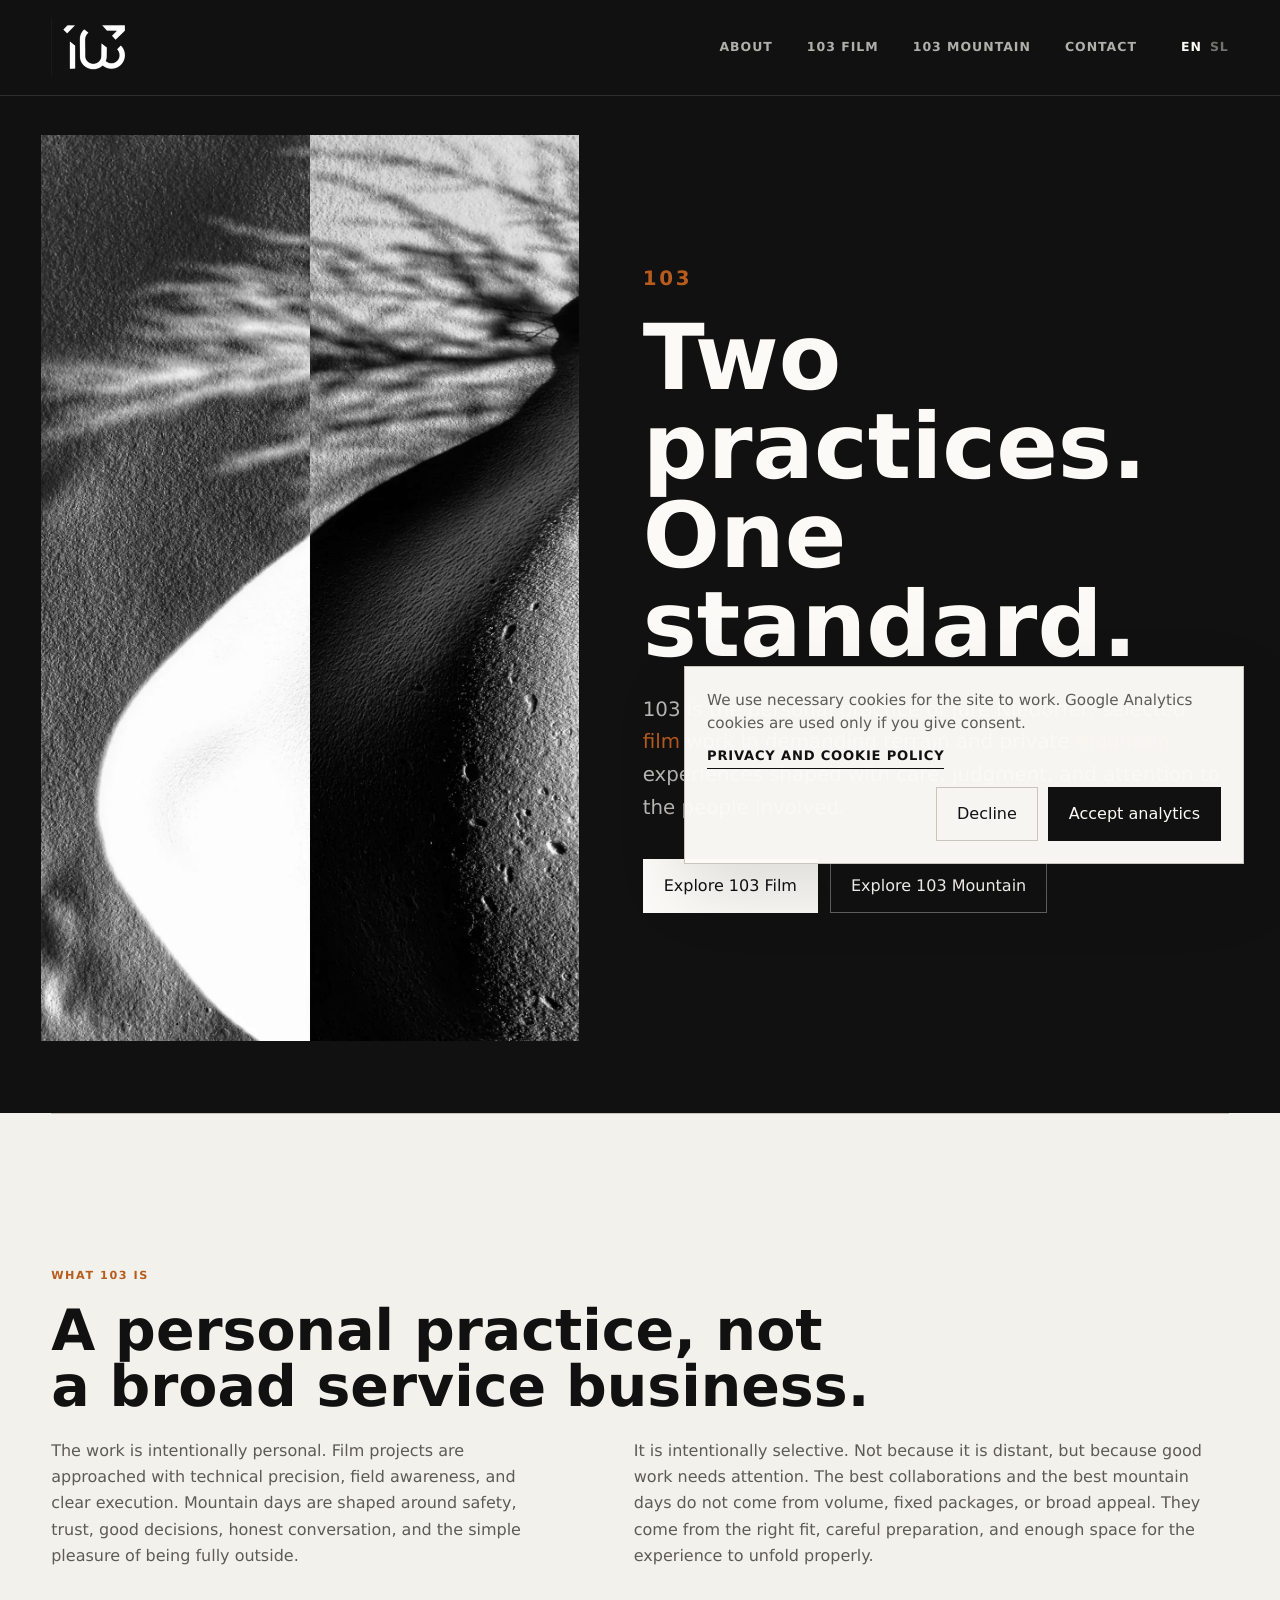
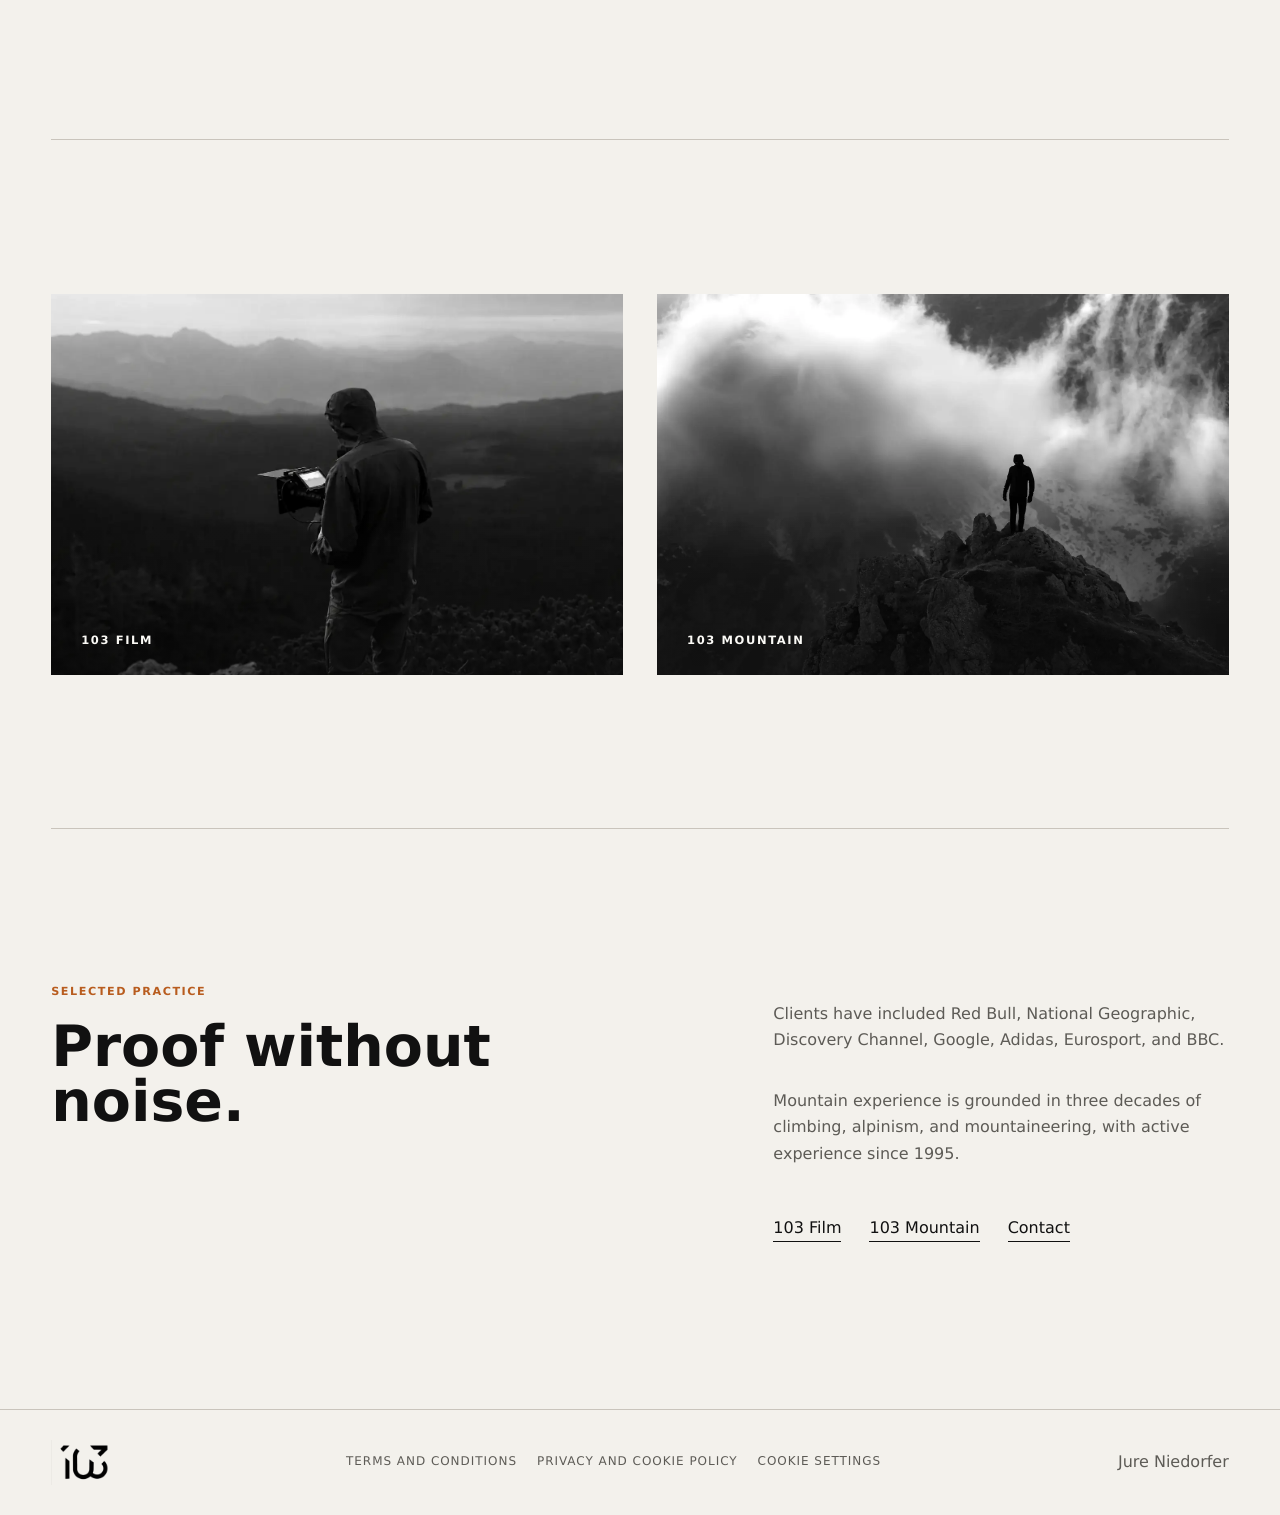
<file: index.html>
<!doctype html>
<html lang="en">
  <head>
    <meta charset="utf-8">
    <meta name="viewport" content="width=device-width, initial-scale=1">
    <meta name="description" content="103 offers film production in demanding terrain and private mountain experiences in Slovenia, shaped by field awareness, safety and clear execution.">
    <title>103 | Film and Mountain Experiences in Slovenia</title>
    <link rel="canonical" href="https://103.si/">
    <link rel="alternate" hreflang="en" href="https://103.si/">
    <link rel="alternate" hreflang="sl" href="https://103.si/sl/">
    <link rel="alternate" hreflang="x-default" href="https://103.si/">
    <meta property="og:type" content="website">
    <meta property="og:locale" content="en_US">
    <meta property="og:locale:alternate" content="sl_SI">
    <meta property="og:title" content="103 | Film and Mountain Experiences in Slovenia">
    <meta property="og:description" content="103 offers film production in demanding terrain and private mountain experiences in Slovenia, shaped by field awareness, safety and clear execution.">
    <meta property="og:url" content="https://103.si/">
    <meta property="og:image" content="https://103.si/assets/front-mountain-split.jpg">
    <meta name="twitter:card" content="summary_large_image">
    <link rel="preload" href="assets/front-mountain-split.webp" as="image" type="image/webp">
    <link rel="stylesheet" href="styles.css">
  </head>
  <body>
    <header class="site-header" data-header>
      <a class="brand" href="index.html" aria-label="103 home">
        <img src="assets/logo-103.png" width="304" height="235" alt="">
        <span class="sr-only">103</span>
      </a>
      <button class="nav-toggle" type="button" aria-expanded="false" aria-controls="site-nav" data-nav-toggle>
        <span class="sr-only">Open navigation</span>
        <span></span>
        <span></span>
      </button>
      <nav class="site-nav" id="site-nav" data-nav>
        <a href="about.html">About</a>
        <a href="film.html">103 Film</a>
        <a href="mountain.html">103 Mountain</a>
        <a class="nav-cta" href="contact.html">Contact</a>
        <span class="lang-switch"><span>EN</span><a href="sl/index.html">SL</a></span>
      </nav>
    </header>

    <main>
      <section class="hero home-hero">
        <div class="hero-image hero-image-abstract reveal">
          <picture>
            <source srcset="assets/front-mountain-split.webp" type="image/webp">
            <img src="assets/front-mountain-split.jpg" width="1200" height="2022" alt="Abstract split black and white mountain snow texture.">
          </picture>
        </div>
        <div class="hero-copy reveal">
          <p class="eyebrow">103</p>
          <h1>Two practices. One standard.</h1>
          <p>
            103 is the personal practice of Jure Niedorfer: selected <span class="text-accent">film</span> work in demanding terrain and private <span class="text-accent">mountain</span> experiences shaped with care, judgment, and attention to the people involved.
          </p>
          <div class="button-row">
            <a class="button button-dark" href="film.html">Explore 103 Film</a>
            <a class="button button-light" href="mountain.html">Explore 103 Mountain</a>
          </div>
        </div>
      </section>

      <section class="section intro reveal">
        <p class="eyebrow">What 103 is</p>
        <h2>A personal practice, not a broad service business.</h2>
        <div class="text-columns">
          <p>The work is intentionally personal. Film projects are approached with technical precision, field awareness, and clear execution. Mountain days are shaped around safety, trust, good decisions, honest conversation, and the simple pleasure of being fully outside.</p>
          <p>It is intentionally selective. Not because it is distant, but because good work needs attention. The best collaborations and the best mountain days do not come from volume, fixed packages, or broad appeal. They come from the right fit, careful preparation, and enough space for the experience to unfold properly.</p>
        </div>
      </section>

      <section class="section home-visuals reveal" aria-label="103 Film and 103 Mountain">
        <a class="home-visual" href="film.html" aria-label="Explore 103 Film">
          <picture>
            <source srcset="assets/photo-home-film-103.webp" type="image/webp">
            <img src="assets/photo-home-film-103.jpg" width="1672" height="941" alt="Camera work in a mountain landscape." loading="lazy" decoding="async">
          </picture>
          <span>103 Film</span>
        </a>
        <a class="home-visual" href="mountain.html" aria-label="Explore 103 Mountain">
          <picture>
            <source srcset="assets/photo-mountain-first-103.webp" type="image/webp">
            <img src="assets/photo-mountain-first-103.jpg" width="1800" height="1201" alt="A lone figure standing in a dark mountain landscape with clouds." loading="lazy" decoding="async">
          </picture>
          <span>103 Mountain</span>
        </a>
      </section>

      <section class="section home-lower reveal">
        <div class="home-lower-main">
          <p class="eyebrow">Selected practice</p>
          <h2>Proof without noise.</h2>
        </div>
        <div class="home-lower-side">
          <p>Clients have included Red Bull, National Geographic, Discovery Channel, Google, Adidas, Eurosport, and BBC.</p>
          <p>Mountain experience is grounded in three decades of climbing, alpinism, and mountaineering, with active experience since 1995.</p>
          <div class="home-link-row">
            <a class="text-link" href="film.html">103 Film</a>
            <a class="text-link" href="mountain.html">103 Mountain</a>
            <a class="text-link" href="contact.html">Contact</a>
          </div>
        </div>
      </section>
    </main>

    <footer class="site-footer">
      <span><img class="footer-logo" src="assets/logo-103.png" width="304" height="235" alt="103"></span>
      <nav class="footer-legal" aria-label="Legal"><a href="terms.html" target="_blank" rel="noopener noreferrer">TERMS AND CONDITIONS</a><a href="privacy-cookie-policy.html" target="_blank" rel="noopener noreferrer">PRIVACY AND COOKIE POLICY</a></nav>
      <span>Jure Niedorfer</span>
    </footer>

    <script src="script.js"></script>
  </body>
</html>
</file>
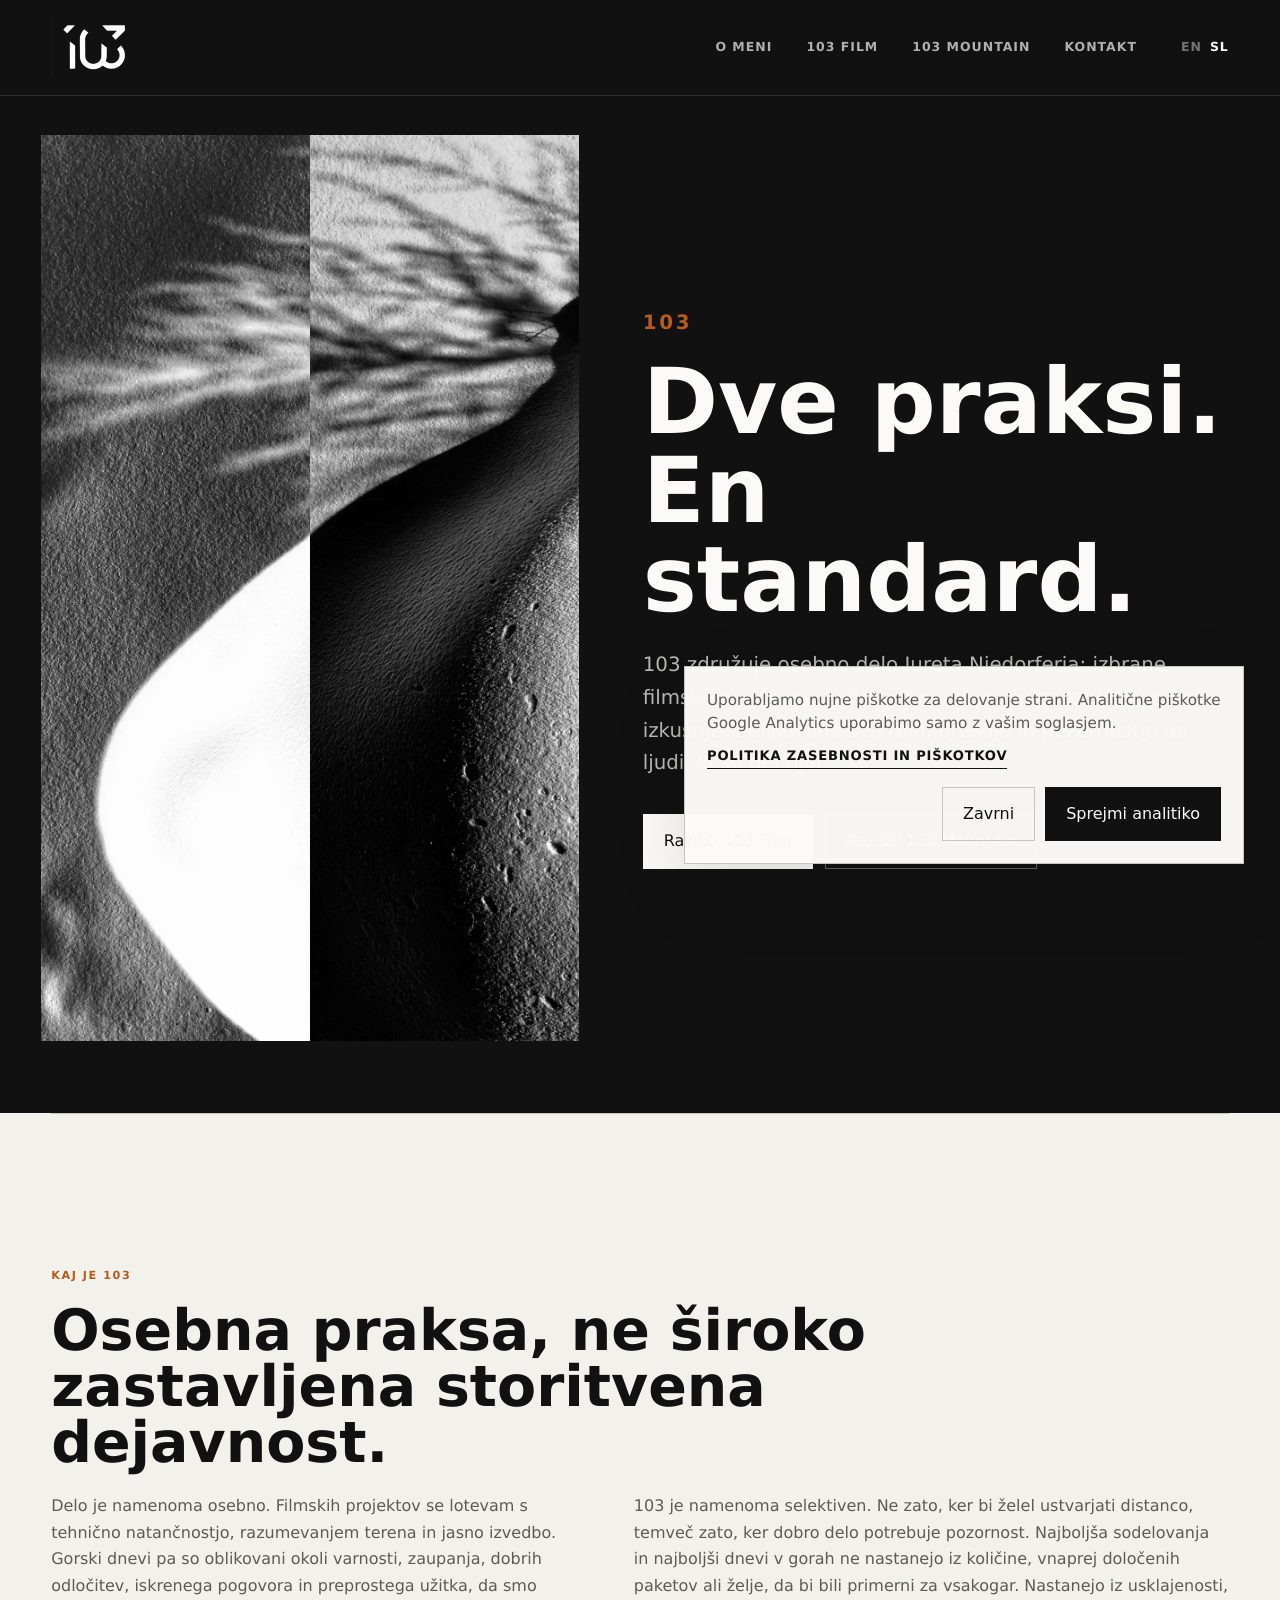
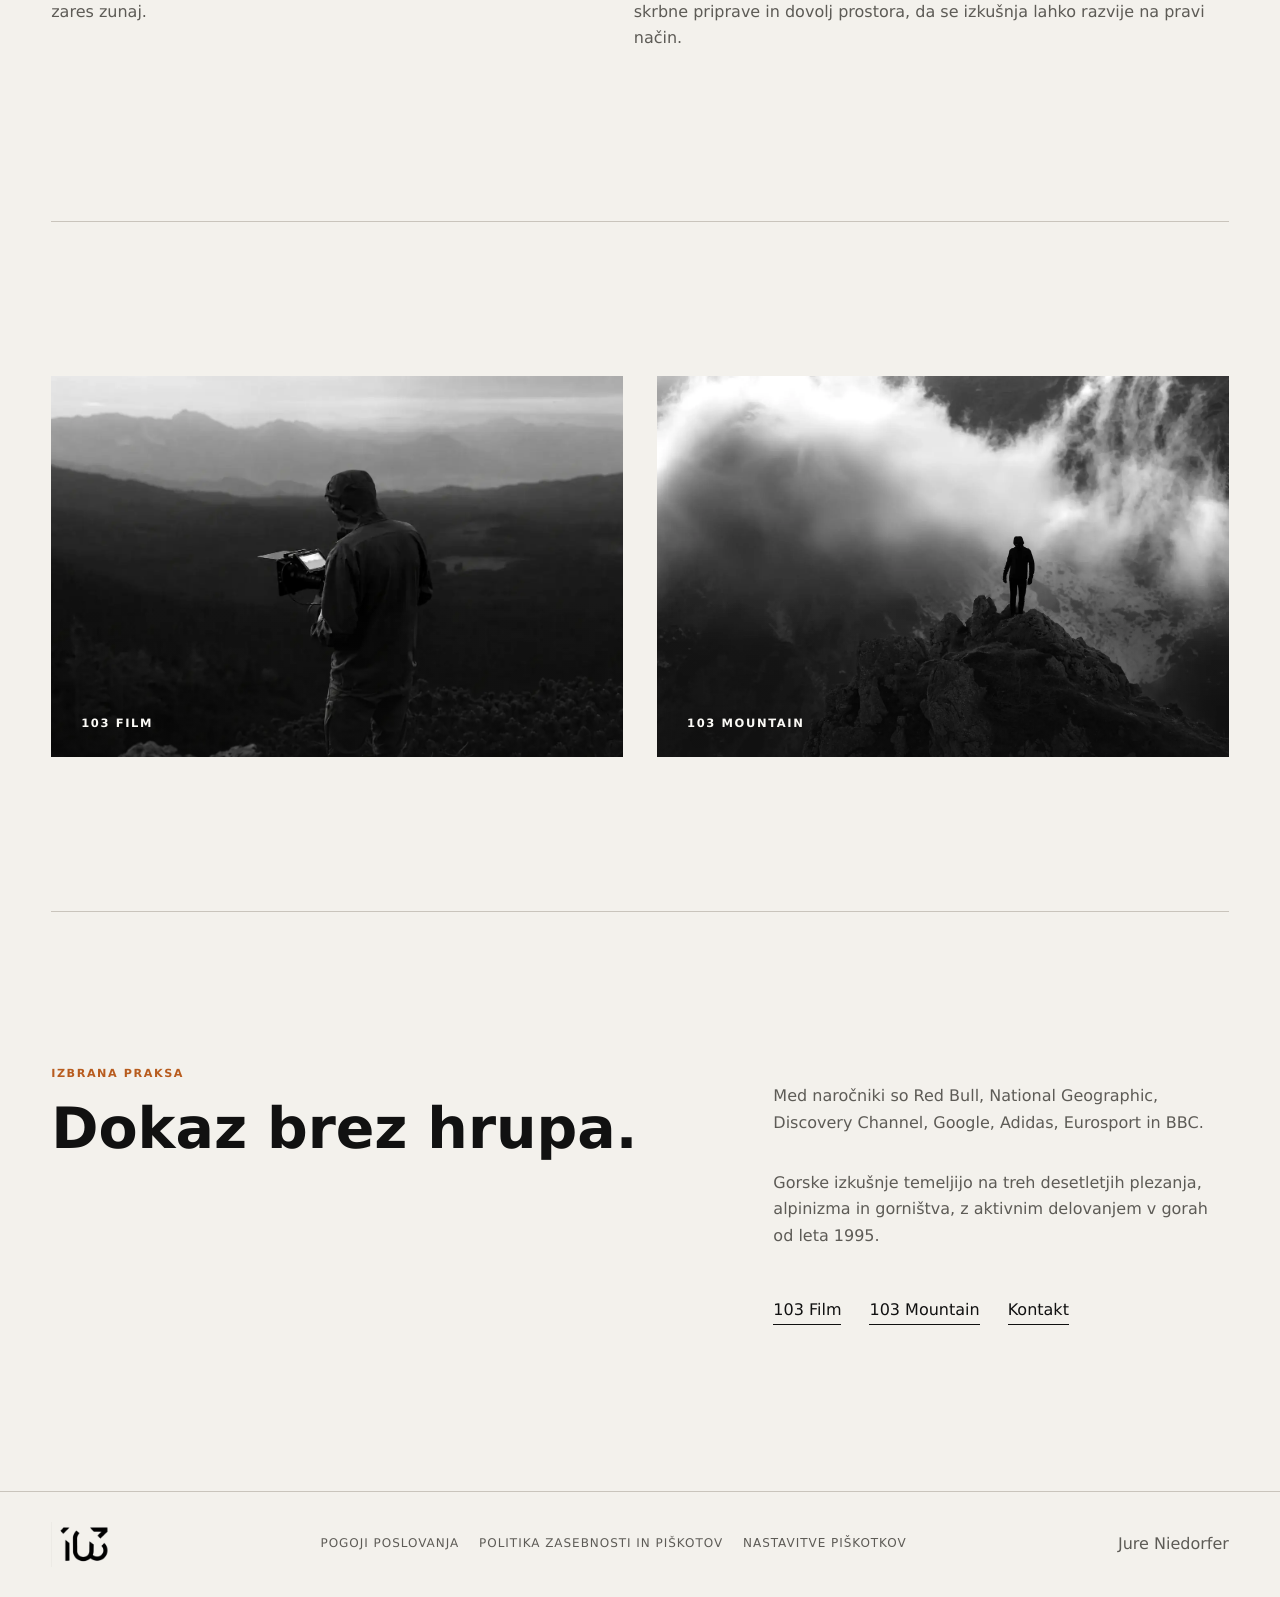
<file: sl/index.html>
<!doctype html>
<html lang="sl">
  <head>
    <meta charset="utf-8">
    <meta name="viewport" content="width=device-width, initial-scale=1">
    <meta name="description" content="103 je osebna praksa Jureta Niedorferja: izbrano filmsko delo v zahtevnem terenu in prilagojena gorska doživetja za zasebne goste.">
    <title>103 | Film in gore</title>
    <link rel="canonical" href="https://103.si/sl/">
    <link rel="alternate" hreflang="en" href="https://103.si/">
    <link rel="alternate" hreflang="sl" href="https://103.si/sl/">
    <link rel="alternate" hreflang="x-default" href="https://103.si/">
    <meta property="og:type" content="website">
    <meta property="og:locale" content="sl_SI">
    <meta property="og:locale:alternate" content="en_US">
    <meta property="og:title" content="103 | Film in gore">
    <meta property="og:description" content="103 je osebna praksa Jureta Niedorferja: izbrano filmsko delo v zahtevnem terenu in prilagojena gorska doživetja za zasebne goste.">
    <meta property="og:url" content="https://103.si/sl/">
    <meta property="og:image" content="https://103.si/assets/front-mountain-split.jpg">
    <meta name="twitter:card" content="summary_large_image">
    <link rel="preload" href="../assets/front-mountain-split.webp" as="image" type="image/webp">
    <link rel="stylesheet" href="../styles.css">
  </head>
  <body>
    <header class="site-header" data-header>
      <a class="brand" href="index.html" aria-label="103 domov">
        <img src="../assets/logo-103.png" width="304" height="235" alt="">
        <span class="sr-only">103</span>
      </a>
      <button class="nav-toggle" type="button" aria-expanded="false" aria-controls="site-nav" data-nav-toggle>
        <span class="sr-only">Odpri navigacijo</span>
        <span></span>
        <span></span>
      </button>
      <nav class="site-nav" id="site-nav" data-nav>
        <a href="about.html">O meni</a>
        <a href="film.html">103 Film</a>
        <a href="mountain.html">103 Mountain</a>
        <a class="nav-cta" href="contact.html">Kontakt</a>
        <span class="lang-switch"><a href="../index.html">EN</a><span>SL</span></span>
      </nav>
    </header>

    <main>
      <section class="hero home-hero">
        <div class="hero-image hero-image-abstract reveal">
          <picture>
            <source srcset="../assets/front-mountain-split.webp" type="image/webp">
            <img src="../assets/front-mountain-split.jpg" width="1200" height="2022" alt="Abstraktna črno-bela tekstura snega v gorskem okolju.">
          </picture>
        </div>
        <div class="hero-copy reveal">
          <p class="eyebrow">103</p>
          <h1>Dve praksi. En standard.</h1>
          <p>
            103 združuje osebno delo Jureta Niedorferja: izbrane filmske projekte v zahtevnem terenu in zasebne gorske izkušnje, oblikovane s skrbjo, presojo in pozornostjo do ljudi, ki so del njih.
          </p>
          <div class="button-row">
            <a class="button button-dark" href="film.html">Razišči 103 Film</a>
            <a class="button button-light" href="mountain.html">Razišči 103 Mountain</a>
          </div>
        </div>
      </section>

      <section class="section intro reveal">
        <p class="eyebrow">Kaj je 103</p>
        <h2>Osebna praksa, ne široko zastavljena storitvena dejavnost.</h2>
        <div class="text-columns">
          <p>Delo je namenoma osebno. Filmskih projektov se lotevam s tehnično natančnostjo, razumevanjem terena in jasno izvedbo. Gorski dnevi pa so oblikovani okoli varnosti, zaupanja, dobrih odločitev, iskrenega pogovora in preprostega užitka, da smo zares zunaj.</p>
          <p>103 je namenoma selektiven. Ne zato, ker bi želel ustvarjati distanco, temveč zato, ker dobro delo potrebuje pozornost. Najboljša sodelovanja in najboljši dnevi v gorah ne nastanejo iz količine, vnaprej določenih paketov ali želje, da bi bili primerni za vsakogar. Nastanejo iz usklajenosti, skrbne priprave in dovolj prostora, da se izkušnja lahko razvije na pravi način.</p>
        </div>
      </section>

      <section class="section home-visuals reveal" aria-label="103 Film in 103 Mountain">
        <a class="home-visual" href="film.html" aria-label="Razišči 103 Film">
          <picture>
            <source srcset="../assets/photo-home-film-103.webp" type="image/webp">
            <img src="../assets/photo-home-film-103.jpg" width="1672" height="941" alt="Filmsko delo s kamero v gorski krajini." loading="lazy" decoding="async">
          </picture>
          <span>103 Film</span>
        </a>
        <a class="home-visual" href="mountain.html" aria-label="Razišči 103 Mountain">
          <picture>
            <source srcset="../assets/photo-mountain-first-103.webp" type="image/webp">
            <img src="../assets/photo-mountain-first-103.jpg" width="1800" height="1201" alt="Samotna oseba v temni gorski krajini z oblaki." loading="lazy" decoding="async">
          </picture>
          <span>103 Mountain</span>
        </a>
      </section>

      <section class="section home-lower reveal">
        <div class="home-lower-main">
          <p class="eyebrow">Izbrana praksa</p>
          <h2>Dokaz brez hrupa.</h2>
        </div>
        <div class="home-lower-side">
          <p>Med naročniki so Red Bull, National Geographic, Discovery Channel, Google, Adidas, Eurosport in BBC.</p>
          <p>Gorske izkušnje temeljijo na treh desetletjih plezanja, alpinizma in gorništva, z aktivnim delovanjem v gorah od leta 1995.</p>
          <div class="home-link-row">
            <a class="text-link" href="film.html">103 Film</a>
            <a class="text-link" href="mountain.html">103 Mountain</a>
            <a class="text-link" href="contact.html">Kontakt</a>
          </div>
        </div>
      </section>
    </main>

    <footer class="site-footer">
      <span><img class="footer-logo" src="../assets/logo-103.png" width="304" height="235" alt="103"></span>
      <nav class="footer-legal" aria-label="Pravne povezave"><a href="pogoji-poslovanja.html" target="_blank" rel="noopener noreferrer">POGOJI POSLOVANJA</a><a href="politika-zasebnosti-piskotov.html" target="_blank" rel="noopener noreferrer">POLITIKA ZASEBNOSTI IN PIŠKOTOV</a></nav>
      <span>Jure Niedorfer</span>
    </footer>

    <script src="../script.js"></script>
  </body>
</html>
</file>
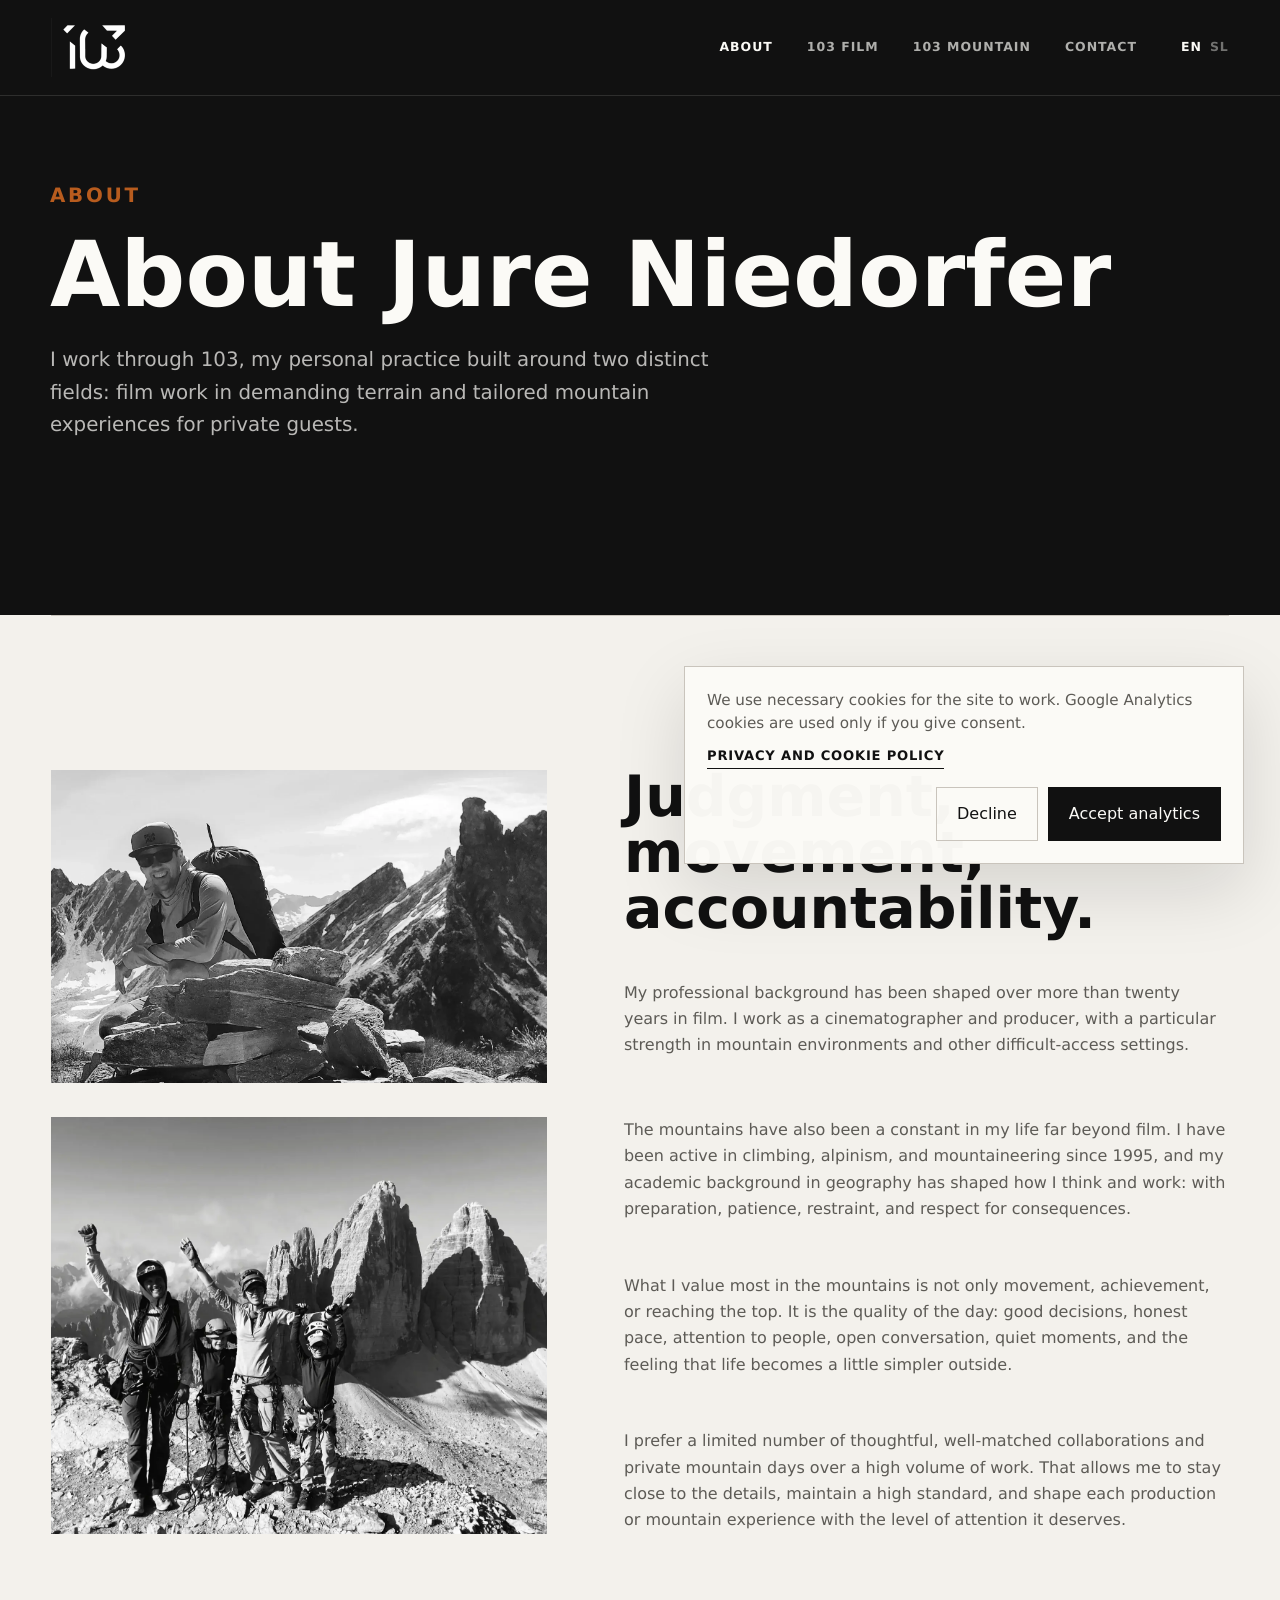
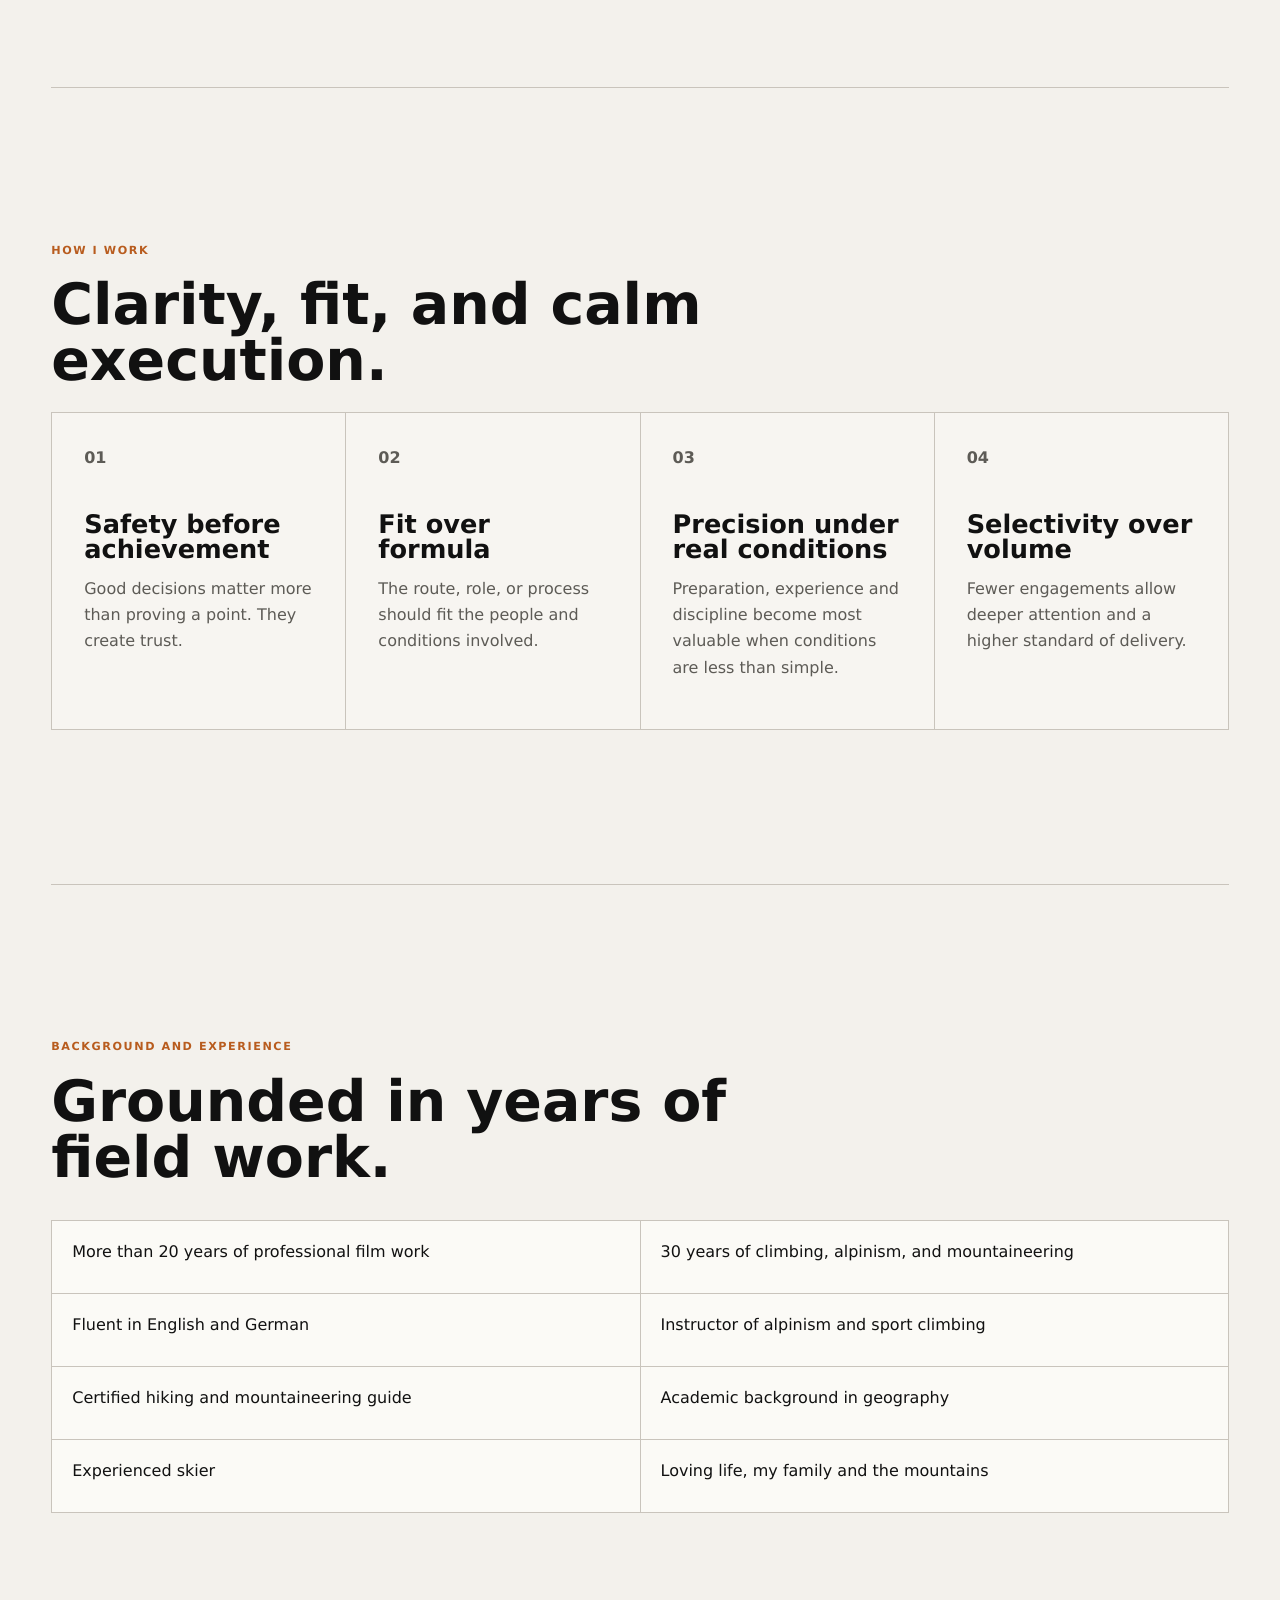
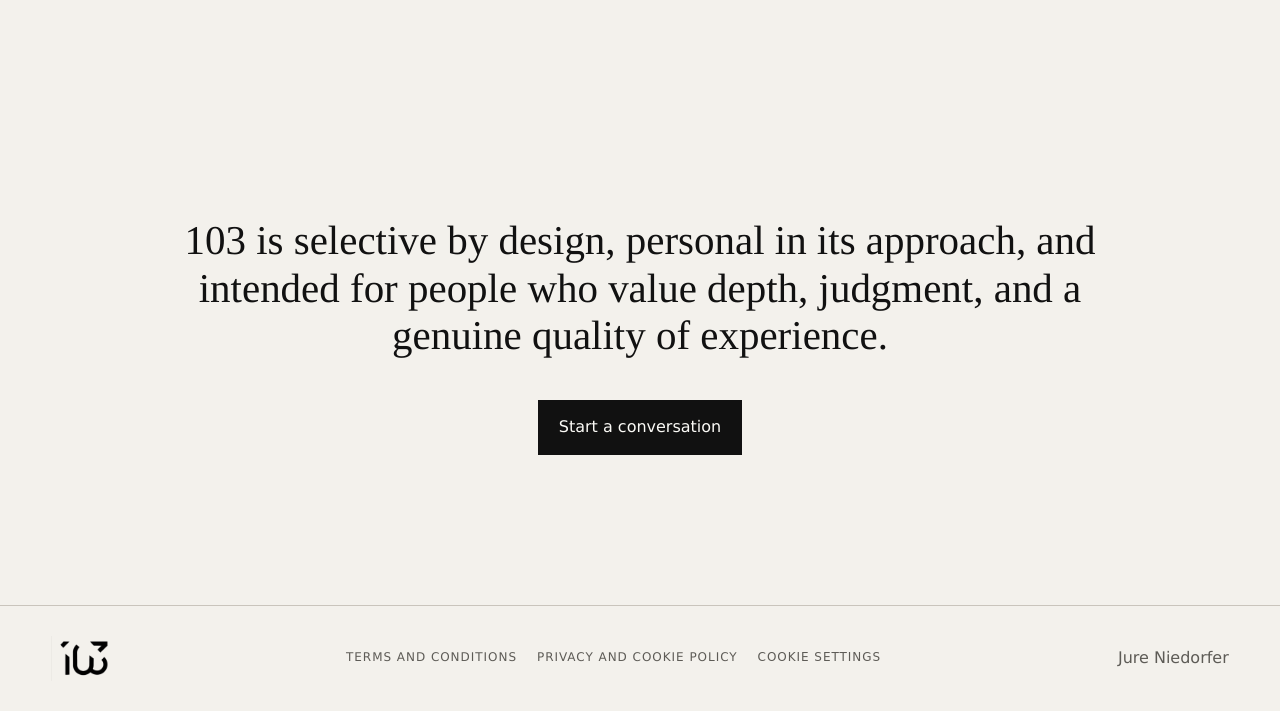
<file: about.html>
<!doctype html>
<html lang="en">
  <head>
    <meta charset="utf-8">
    <meta name="viewport" content="width=device-width, initial-scale=1">
    <meta name="description" content="Jure Niedorfer is a filmmaker, photographer, hiking guide, alpinism instructor and geography graduate based in Slovenia.">
    <title>About Jure Niedorfer | 103</title>
    <link rel="canonical" href="https://103.si/about.html">
    <link rel="alternate" hreflang="en" href="https://103.si/about.html">
    <link rel="alternate" hreflang="sl" href="https://103.si/sl/about.html">
    <link rel="alternate" hreflang="x-default" href="https://103.si/about.html">
    <meta property="og:type" content="website">
    <meta property="og:locale" content="en_US">
    <meta property="og:locale:alternate" content="sl_SI">
    <meta property="og:title" content="About Jure Niedorfer | 103">
    <meta property="og:description" content="Jure Niedorfer is a filmmaker, photographer, hiking guide, alpinism instructor and geography graduate based in Slovenia.">
    <meta property="og:url" content="https://103.si/about.html">
    <meta property="og:image" content="https://103.si/assets/photo-about-family-103.jpg">
    <meta name="twitter:card" content="summary_large_image">
    <link rel="stylesheet" href="styles.css">
  </head>
  <body>
    <header class="site-header" data-header>
      <a class="brand" href="index.html" aria-label="103 home"><img src="assets/logo-103.png" width="304" height="235" alt=""><span class="sr-only">103</span></a>
      <button class="nav-toggle" type="button" aria-expanded="false" aria-controls="site-nav" data-nav-toggle>
        <span class="sr-only">Open navigation</span><span></span><span></span>
      </button>
      <nav class="site-nav" id="site-nav" data-nav>
        <a href="about.html" aria-current="page">About</a><a href="film.html">103 Film</a><a href="mountain.html">103 Mountain</a><a class="nav-cta" href="contact.html">Contact</a><span class="lang-switch"><span>EN</span><a href="sl/about.html">SL</a></span>
      </nav>
    </header>

    <main>
      <section class="page-hero section reveal">
        <p class="eyebrow">About</p>
        <h1>About Jure Niedorfer</h1>
        <p>I work through 103, my personal practice built around two distinct fields: film work in demanding terrain and tailored mountain experiences for private guests.</p>
      </section>

      <section class="section about-story reveal">
        <h2>Judgment, movement, accountability.</h2>
        <p class="about-copy-one">My professional background has been shaped over more than twenty years in film. I work as a cinematographer and producer, with a particular strength in mountain environments and other difficult-access settings.</p>
        <figure class="about-photo about-photo-one">
          <picture>
            <source srcset="assets/photo-about-jure-mountain.webp" type="image/webp">
            <img src="assets/photo-about-jure-mountain.jpg" width="1597" height="1008" alt="Jure Niedorfer in mountain terrain." loading="lazy" decoding="async">
          </picture>
        </figure>
        <p class="about-copy-two">The mountains have also been a constant in my life far beyond film. I have been active in climbing, alpinism, and mountaineering since 1995, and my academic background in geography has shaped how I think and work: with preparation, patience, restraint, and respect for consequences.</p>
        <figure class="about-photo about-photo-two">
          <picture>
            <source srcset="assets/photo-about-family-103.webp" type="image/webp">
            <img class="about-family-image" src="assets/photo-about-family-103.jpg" width="1654" height="1154" alt="A family standing together in mountain terrain." loading="lazy" decoding="async">
          </picture>
        </figure>
        <p class="about-copy-three">What I value most in the mountains is not only movement, achievement, or reaching the top. It is the quality of the day: good decisions, honest pace, attention to people, open conversation, quiet moments, and the feeling that life becomes a little simpler outside.</p>
        <p class="about-copy-four">I prefer a limited number of thoughtful, well-matched collaborations and private mountain days over a high volume of work. That allows me to stay close to the details, maintain a high standard, and shape each production or mountain experience with the level of attention it deserves.</p>
      </section>

      <section class="section reveal">
        <p class="eyebrow">How I work</p>
        <h2>Clarity, fit, and calm execution.</h2>
        <div class="principle-grid">
          <article><span>01</span><h3>Safety before achievement</h3><p>Good decisions matter more than proving a point. They create trust.</p></article>
          <article><span>02</span><h3>Fit over formula</h3><p>The route, role, or process should fit the people and conditions involved.</p></article>
          <article><span>03</span><h3>Precision under real conditions</h3><p>Preparation, experience and discipline become most valuable when conditions are less than simple.</p></article>
          <article><span>04</span><h3>Selectivity over volume</h3><p>Fewer engagements allow deeper attention and a higher standard of delivery.</p></article>
        </div>
      </section>

      <section class="section credentials reveal">
        <p class="eyebrow">Background and experience</p>
        <h2>Grounded in years of field work.</h2>
        <ul>
          <li>More than 20 years of professional film work</li>
          <li>30 years of climbing, alpinism, and mountaineering</li>
          <li>Fluent in English and German</li>
          <li>Instructor of alpinism and sport climbing</li>
          <li>Certified hiking and mountaineering guide</li>
          <li>Academic background in geography</li>
          <li>Experienced skier</li>
          <li>Loving life, my family and the mountains</li>
        </ul>
      </section>

      <section class="closing reveal">
        <p>103 is selective by design, personal in its approach, and intended for people who value depth, judgment, and a genuine quality of experience.</p>
        <a class="button button-dark" href="contact.html">Start a conversation</a>
      </section>
    </main>

    <footer class="site-footer"><span><img class="footer-logo" src="assets/logo-103.png" width="304" height="235" alt="103"></span><nav class="footer-legal" aria-label="Legal"><a href="terms.html" target="_blank" rel="noopener noreferrer">TERMS AND CONDITIONS</a><a href="privacy-cookie-policy.html" target="_blank" rel="noopener noreferrer">PRIVACY AND COOKIE POLICY</a></nav><span>Jure Niedorfer</span></footer>
    <script src="script.js"></script>
  </body>
</html>
</file>
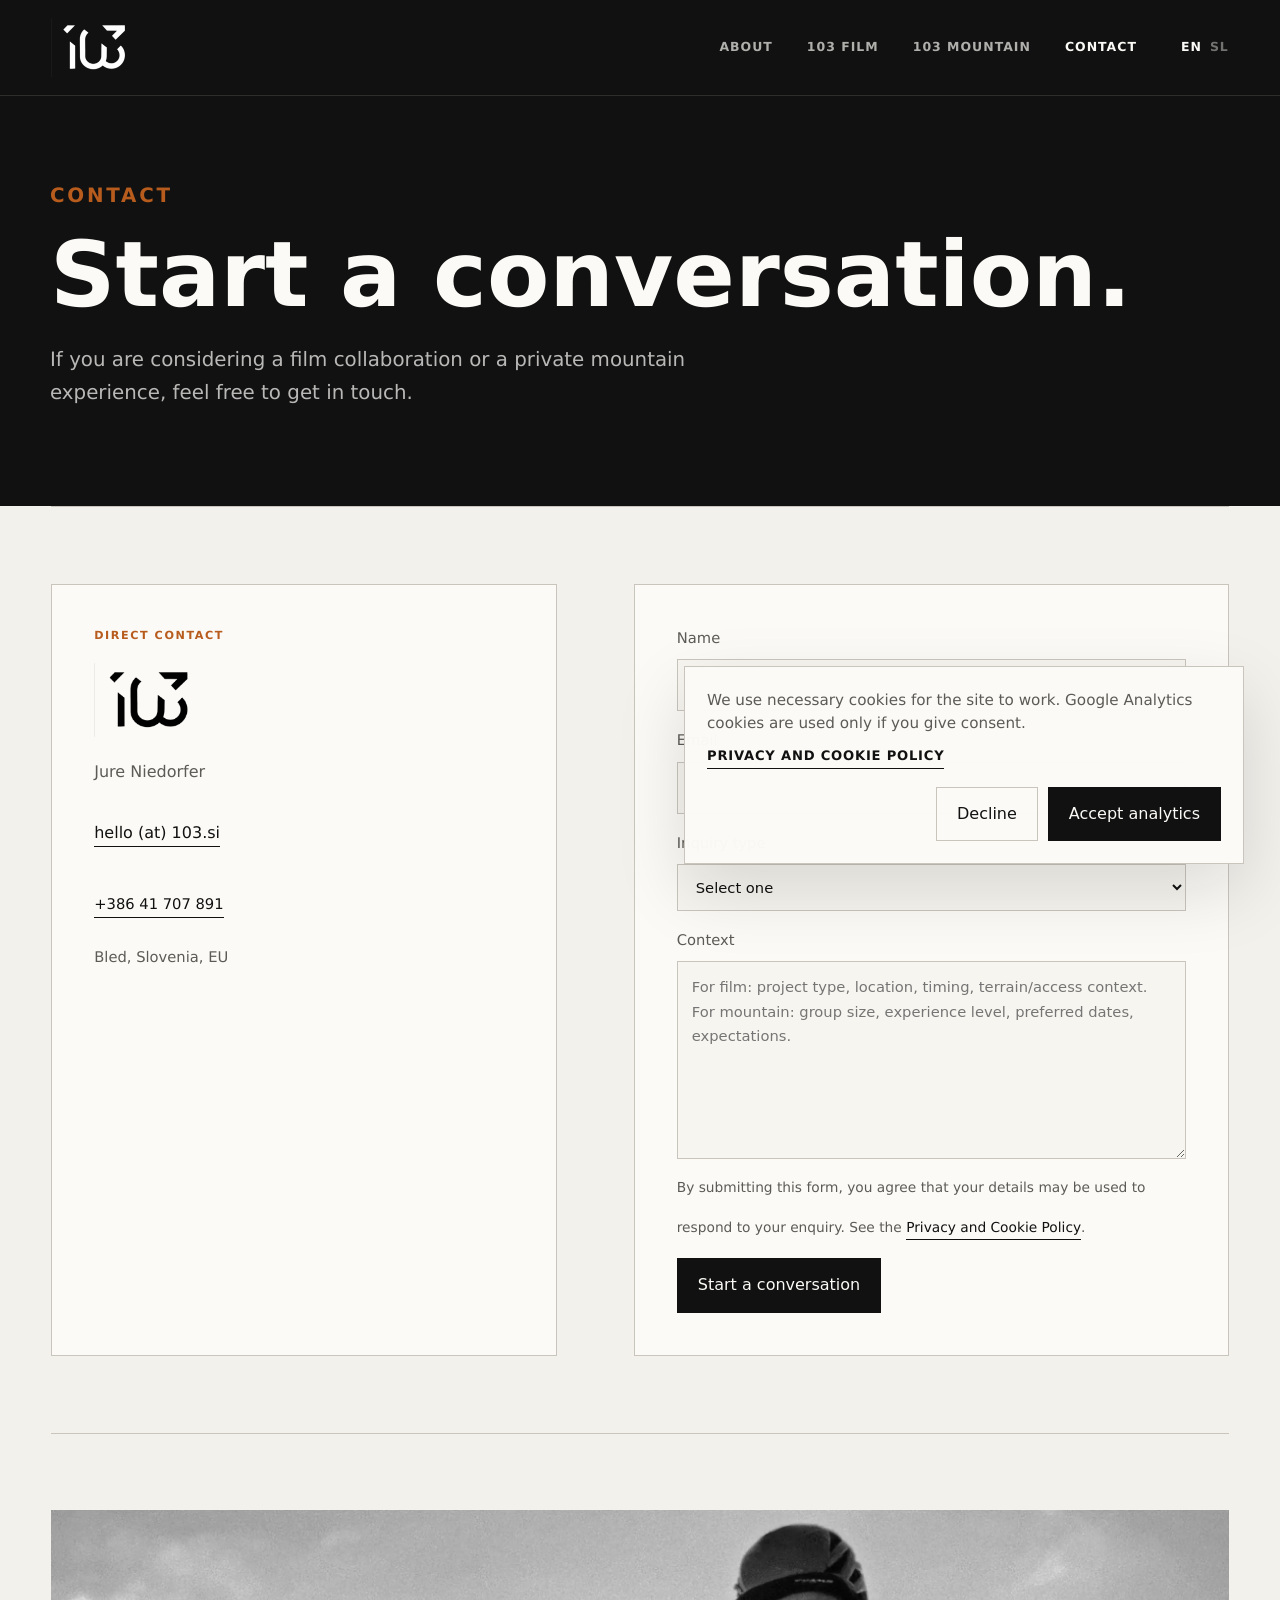
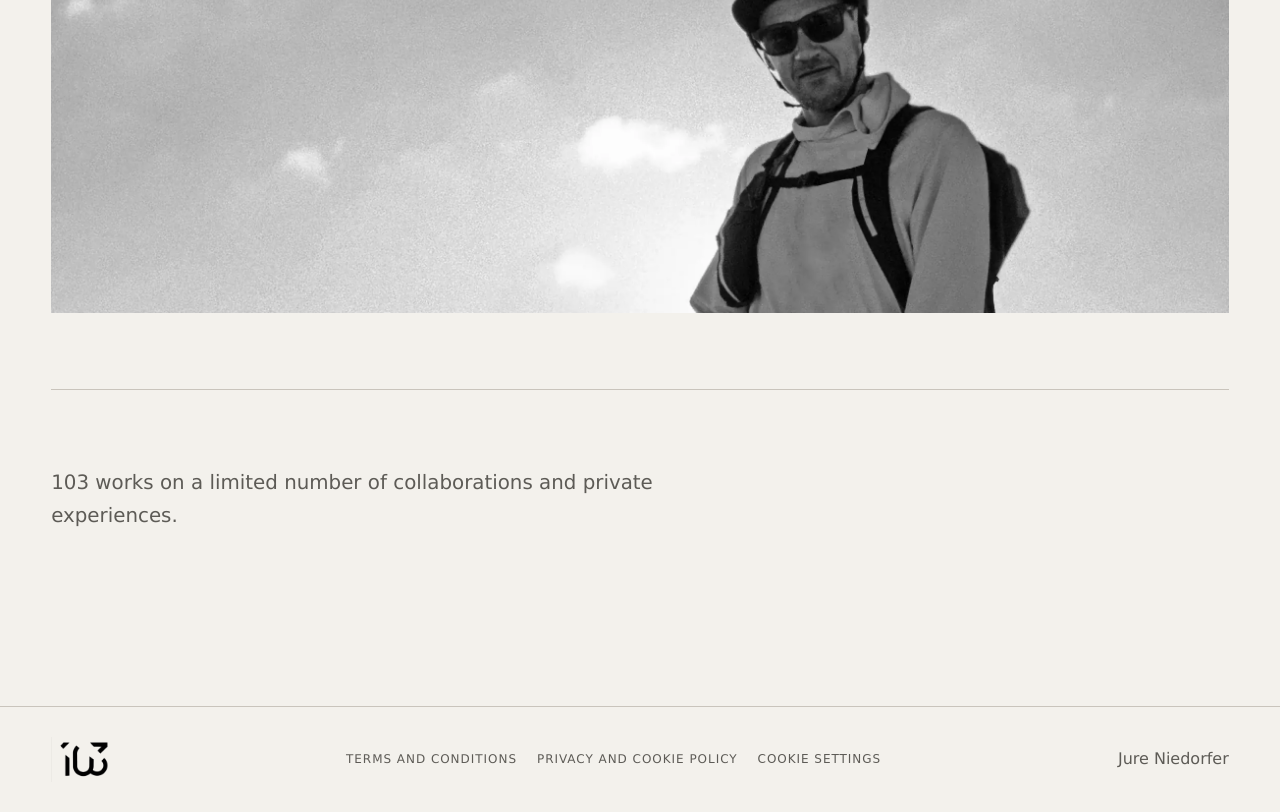
<file: contact.html>
<!doctype html>
<html lang="en">
  <head>
    <meta charset="utf-8">
    <meta name="viewport" content="width=device-width, initial-scale=1">
    <meta name="description" content="Contact 103 for selected film collaborations or private mountain experiences.">
    <title>Contact | 103</title>
    <link rel="canonical" href="https://103.si/contact.html">
    <link rel="alternate" hreflang="en" href="https://103.si/contact.html">
    <link rel="alternate" hreflang="sl" href="https://103.si/sl/contact.html">
    <link rel="alternate" hreflang="x-default" href="https://103.si/contact.html">
    <meta property="og:type" content="website">
    <meta property="og:locale" content="en_US">
    <meta property="og:locale:alternate" content="sl_SI">
    <meta property="og:title" content="Contact | 103">
    <meta property="og:description" content="Contact 103 for selected film collaborations or private mountain experiences.">
    <meta property="og:url" content="https://103.si/contact.html">
    <meta property="og:image" content="https://103.si/assets/photo-contact-103.jpg">
    <meta name="twitter:card" content="summary_large_image">
    <link rel="stylesheet" href="styles.css">
  </head>
  <body class="contact-page">
    <header class="site-header" data-header>
      <a class="brand" href="index.html" aria-label="103 home"><img src="assets/logo-103.png" width="304" height="235" alt=""><span class="sr-only">103</span></a>
      <button class="nav-toggle" type="button" aria-expanded="false" aria-controls="site-nav" data-nav-toggle>
        <span class="sr-only">Open navigation</span><span></span><span></span>
      </button>
      <nav class="site-nav" id="site-nav" data-nav>
        <a href="about.html">About</a><a href="film.html">103 Film</a><a href="mountain.html">103 Mountain</a><a class="nav-cta" href="contact.html" aria-current="page">Contact</a><span class="lang-switch"><span>EN</span><a href="sl/contact.html">SL</a></span>
      </nav>
    </header>

    <main>
      <section class="page-hero section reveal">
        <p class="eyebrow">Contact</p>
        <h1>Start a conversation.</h1>
        <p>If you are considering a film collaboration or a private mountain experience, feel free to get in touch.</p>
      </section>

      <section class="section contact-layout reveal">
        <div class="contact-panel">
          <p class="eyebrow">Direct contact</p>
          <img class="contact-panel-logo" src="assets/logo-103.png" width="304" height="235" alt="103">
          <p>Jure Niedorfer</p>
          <a class="text-link" href="mailto:hello@103.si">hello (at) 103.si</a>
          <p class="note"><a class="text-link" href="tel:+38641707891">+386 41 707 891</a></p>
          <p class="note">Bled, Slovenia, EU</p>
        </div>

        <form class="contact-form" action="/api/contact" method="post">
          <input type="hidden" name="language" value="en">
          <label class="contact-form-honeypot" aria-hidden="true">
            <span>Company</span>
            <input type="text" name="company" autocomplete="off" tabindex="-1">
          </label>
          <div class="contact-form-status" data-contact-form-status role="status" aria-live="polite"></div>
          <label>
            <span>Name</span>
            <input type="text" name="name" autocomplete="name" required>
          </label>
          <label>
            <span>Email</span>
            <input type="email" name="email" autocomplete="email" required>
          </label>
          <label>
            <span>Inquiry type</span>
            <select name="inquiry" required>
              <option value="">Select one</option>
              <option>Selected film project</option>
              <option>Private mountain experience</option>
              <option>General conversation</option>
            </select>
          </label>
          <label>
            <span>Context</span>
            <textarea name="message" rows="7" placeholder="For film: project type, location, timing, terrain/access context. For mountain: group size, experience level, preferred dates, expectations." required></textarea>
          </label>
          <p class="form-note">By submitting this form, you agree that your details may be used to respond to your enquiry. See the <a class="text-link" href="privacy-cookie-policy.html" target="_blank" rel="noopener noreferrer">Privacy and Cookie Policy</a>.</p>
          <button class="button button-dark" type="submit">Start a conversation</button>
        </form>
      </section>

      <section class="section contact-image reveal" aria-label="Mountain portrait">
        <picture>
          <source srcset="assets/photo-contact-103.webp" type="image/webp">
          <img src="assets/photo-contact-103.jpg" width="2400" height="820" alt="Black and white portrait in mountain equipment." loading="lazy" decoding="async">
        </picture>
      </section>

      <section class="section reveal">
        <p class="wide-copy">103 works on a limited number of collaborations and private experiences.</p>
      </section>
    </main>

    <footer class="site-footer"><span><img class="footer-logo" src="assets/logo-103.png" width="304" height="235" alt="103"></span><nav class="footer-legal" aria-label="Legal"><a href="terms.html" target="_blank" rel="noopener noreferrer">TERMS AND CONDITIONS</a><a href="privacy-cookie-policy.html" target="_blank" rel="noopener noreferrer">PRIVACY AND COOKIE POLICY</a></nav><span>Jure Niedorfer</span></footer>
    <script src="script.js"></script>
  </body>
</html>
</file>
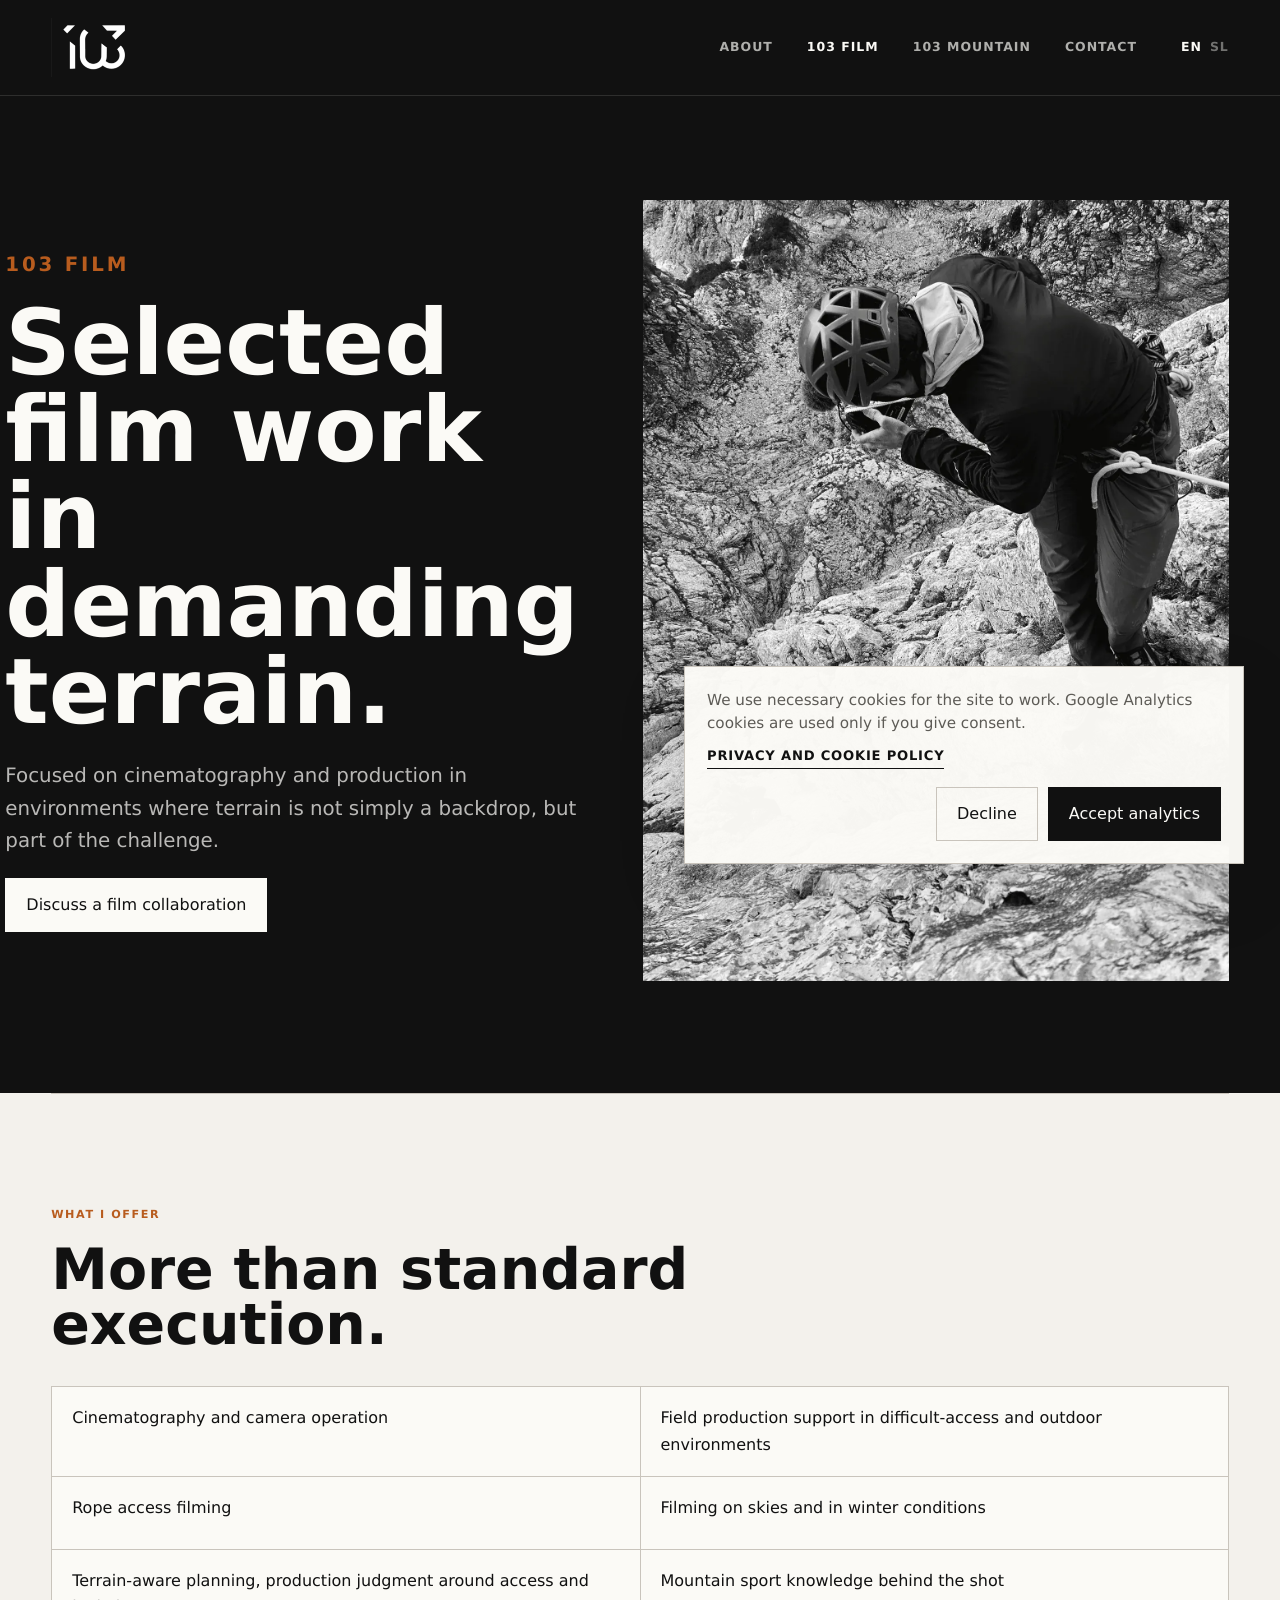
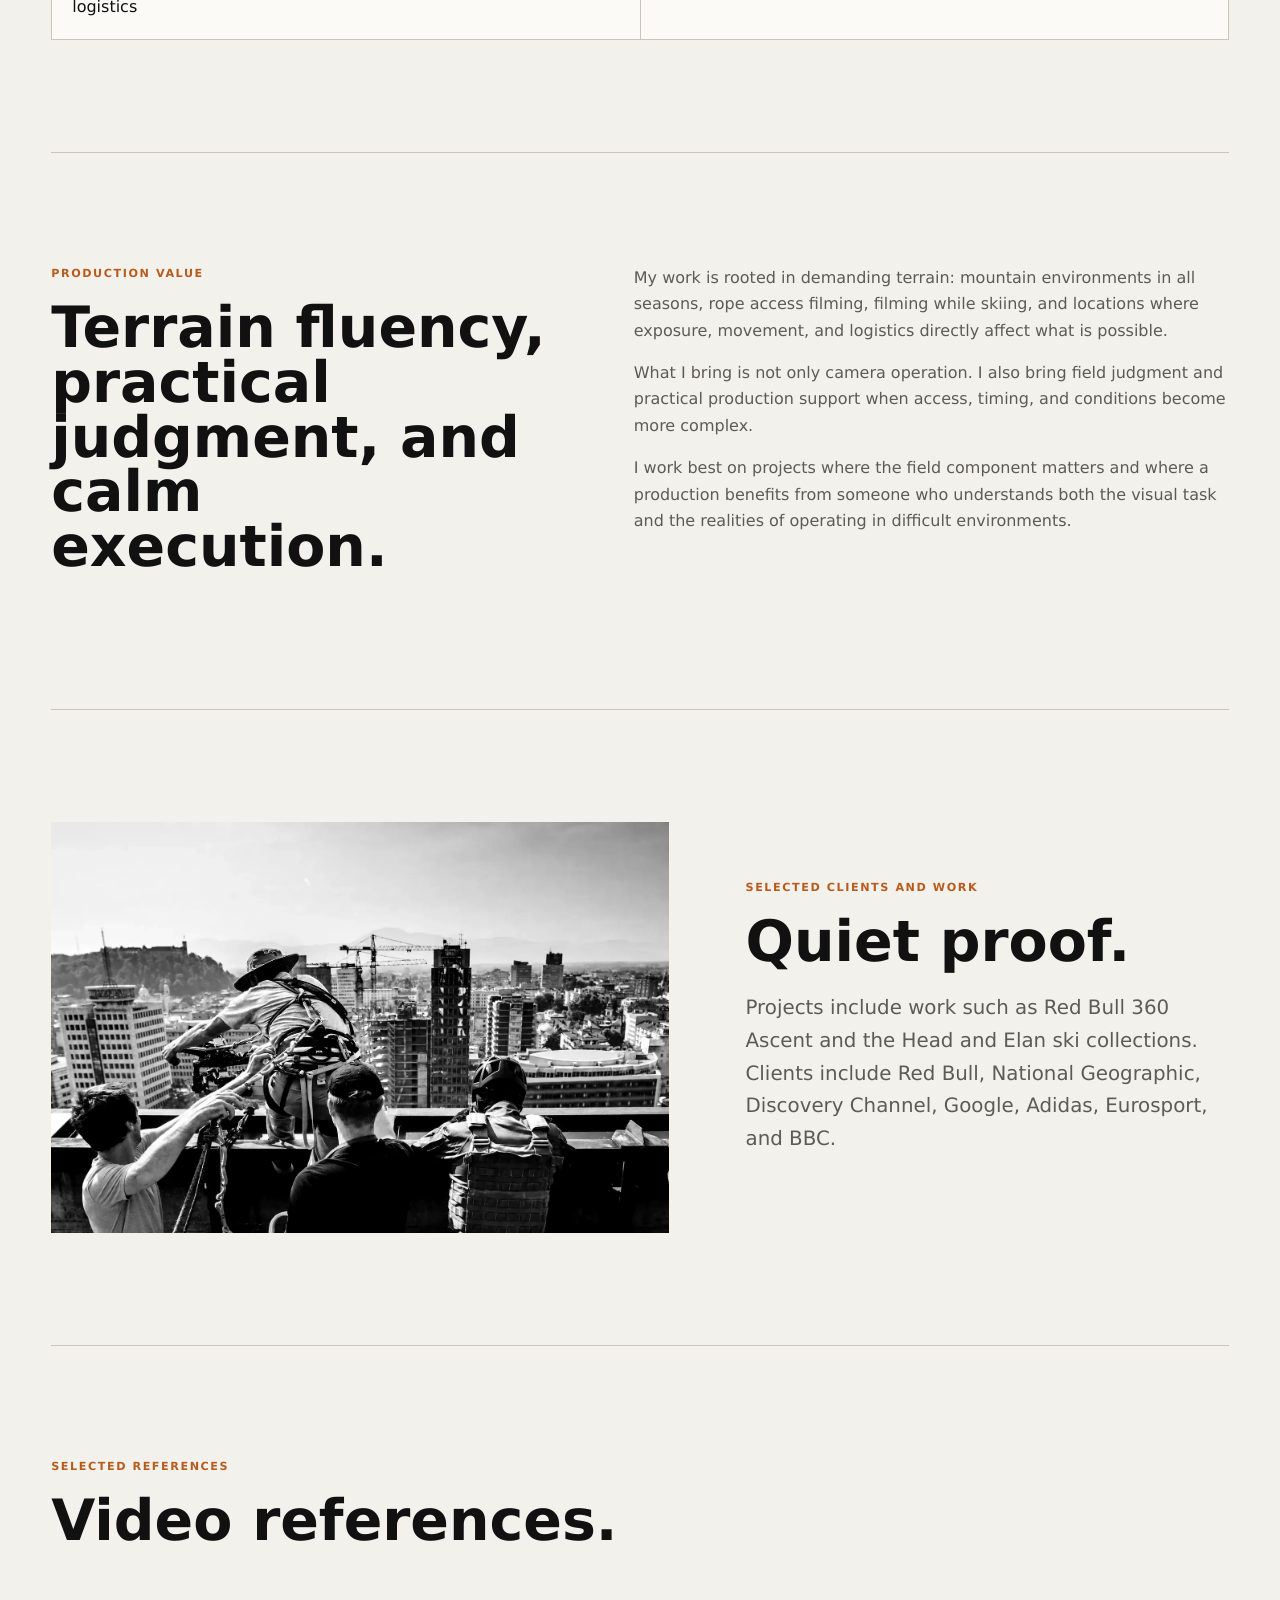
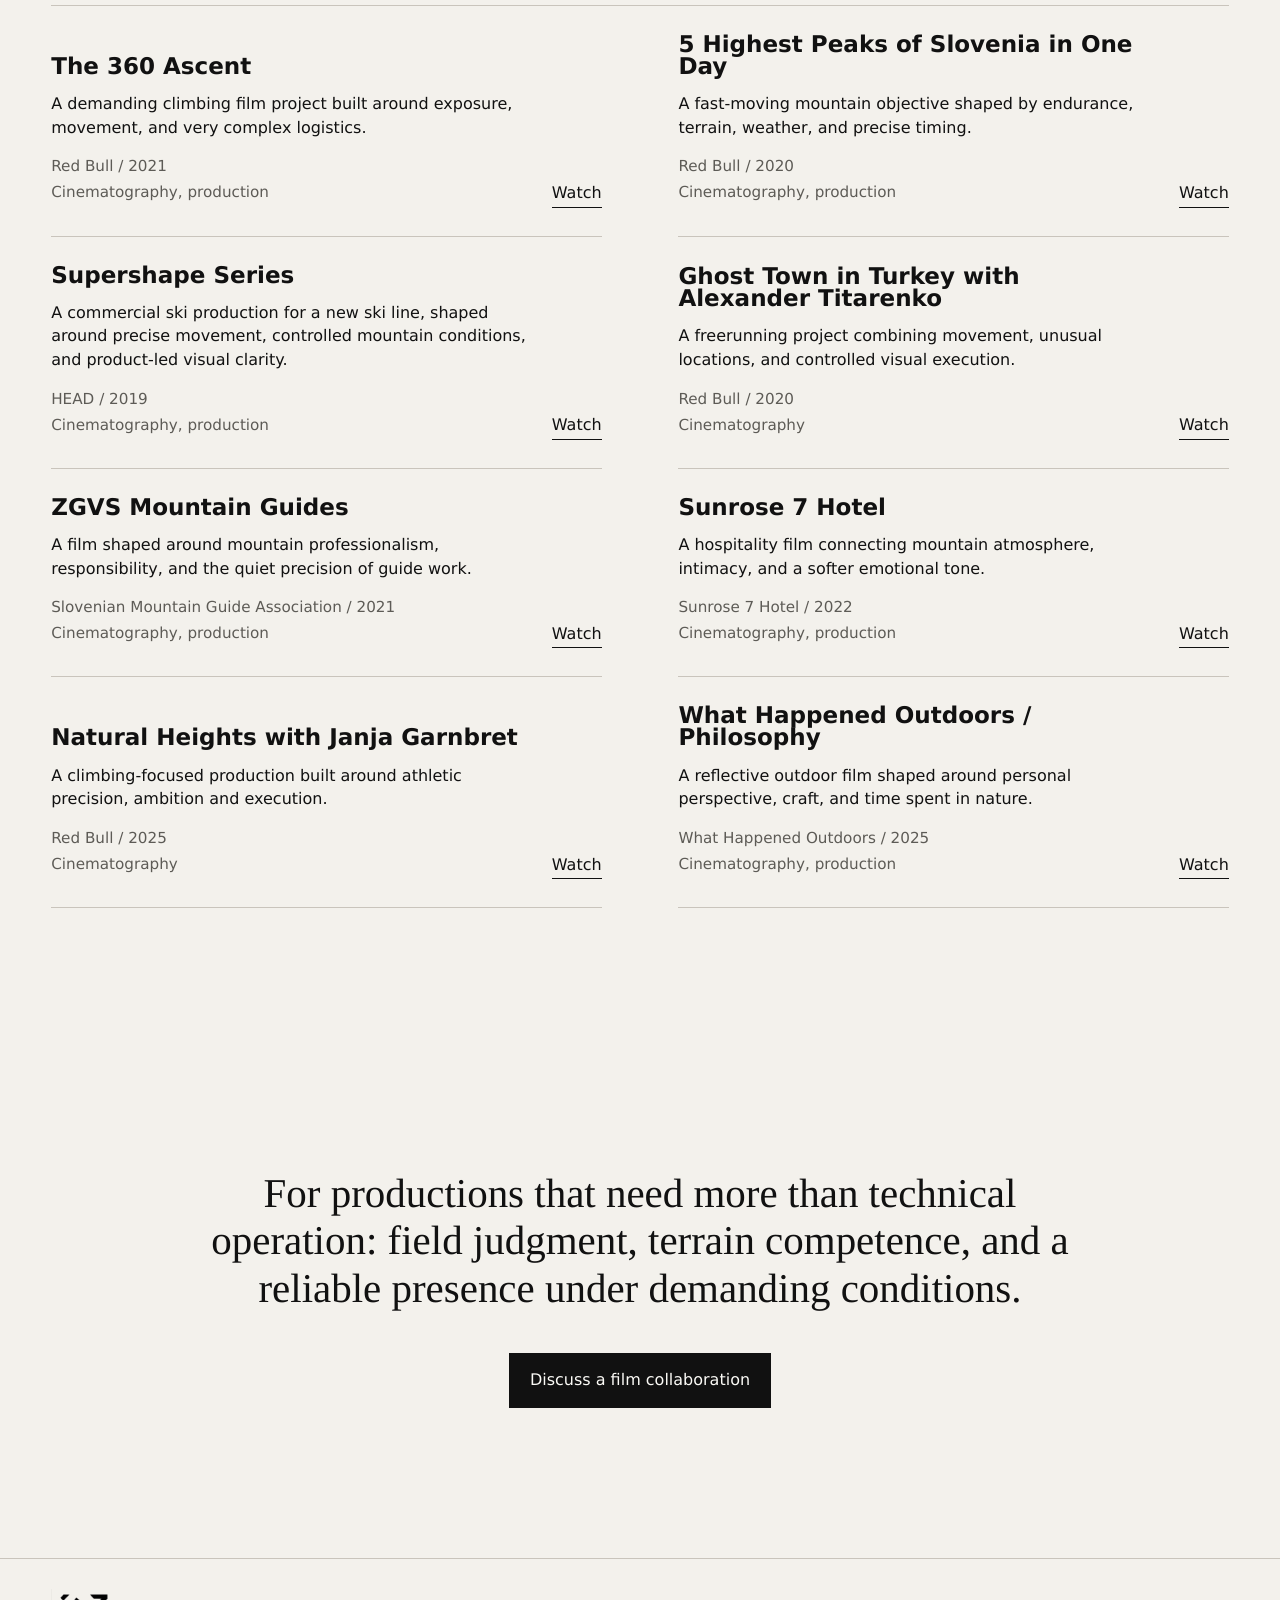
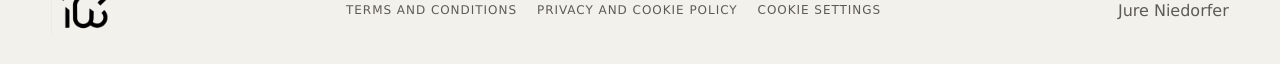
<file: film.html>
<!doctype html>
<html lang="en">
  <head>
    <meta charset="utf-8">
    <meta name="viewport" content="width=device-width, initial-scale=1">
    <meta name="description" content="Film production support for outdoor, mountain and difficult-access environments, combining camera work, field judgment and clear execution.">
    <title>103 Film | Production in Difficult-Access and Outdoor Environments</title>
    <link rel="canonical" href="https://103.si/film.html">
    <link rel="alternate" hreflang="en" href="https://103.si/film.html">
    <link rel="alternate" hreflang="sl" href="https://103.si/sl/film.html">
    <link rel="alternate" hreflang="x-default" href="https://103.si/film.html">
    <meta property="og:type" content="website">
    <meta property="og:locale" content="en_US">
    <meta property="og:locale:alternate" content="sl_SI">
    <meta property="og:title" content="103 Film | Production in Difficult-Access and Outdoor Environments">
    <meta property="og:description" content="Film production support for outdoor, mountain and difficult-access environments, combining camera work, field judgment and clear execution.">
    <meta property="og:url" content="https://103.si/film.html">
    <meta property="og:image" content="https://103.si/assets/photo-film-rope-103.jpg">
    <meta name="twitter:card" content="summary_large_image">
    <link rel="preload" href="assets/photo-film-rope-103.webp" as="image" type="image/webp">
    <link rel="stylesheet" href="styles.css">
  </head>
  <body class="film-page">
    <header class="site-header" data-header>
      <a class="brand" href="index.html" aria-label="103 home"><img src="assets/logo-103.png" width="304" height="235" alt=""><span class="sr-only">103</span></a>
      <button class="nav-toggle" type="button" aria-expanded="false" aria-controls="site-nav" data-nav-toggle>
        <span class="sr-only">Open navigation</span><span></span><span></span>
      </button>
      <nav class="site-nav" id="site-nav" data-nav>
        <a href="about.html">About</a><a href="film.html" aria-current="page">103 Film</a><a href="mountain.html">103 Mountain</a><a class="nav-cta" href="contact.html">Contact</a><span class="lang-switch"><span>EN</span><a href="sl/film.html">SL</a></span>
      </nav>
    </header>

    <main>
      <section class="hero sub-hero">
        <div class="hero-copy reveal">
          <p class="eyebrow">103 Film</p>
          <h1>Selected film work in demanding terrain.</h1>
          <p>Focused on cinematography and production in environments where terrain is not simply a backdrop, but part of the challenge.</p>
          <a class="button button-dark" href="contact.html">Discuss a film collaboration</a>
        </div>
        <div class="hero-image reveal"><picture><source srcset="assets/photo-film-rope-103.webp" type="image/webp"><img src="assets/photo-film-rope-103.jpg" width="1425" height="1900" alt="Camera work in exposed mountain terrain."></picture></div>
      </section>

      <section class="section reveal">
        <p class="eyebrow">What I offer</p>
        <h2>More than standard execution.</h2>
        <ul class="offer-list">
          <li>Cinematography and camera operation</li>
          <li>Field production support in difficult-access and outdoor environments</li>
          <li>Rope access filming</li>
          <li>Filming on skies and in winter conditions</li>
          <li>Terrain-aware planning, production judgment around access and logistics</li>
          <li>Mountain sport knowledge behind the shot</li>
        </ul>
      </section>

      <section class="section two-up reveal">
        <div>
          <p class="eyebrow">Production value</p>
          <h2>Terrain fluency, practical judgment, and calm execution.</h2>
        </div>
        <div>
          <p>My work is rooted in demanding terrain: mountain environments in all seasons, rope access filming, filming while skiing, and locations where exposure, movement, and logistics directly affect what is possible.</p>
          <p>What I bring is not only camera operation. I also bring field judgment and practical production support when access, timing, and conditions become more complex.</p>
          <p>I work best on projects where the field component matters and where a production benefits from someone who understands both the visual task and the realities of operating in difficult environments.</p>
        </div>
      </section>

      <section class="section film-proof reveal">
        <div class="film-proof-media">
          <picture>
            <source srcset="assets/photo-film-quiet-proof.webp" type="image/webp">
            <img src="assets/photo-film-quiet-proof.jpg" width="1537" height="1023" alt="Film crew working from a rooftop above the city." loading="lazy" decoding="async">
          </picture>
        </div>
        <div class="film-proof-copy">
          <p class="eyebrow">Selected clients and work</p>
          <h2>Quiet proof.</h2>
          <p class="wide-copy">Projects include work such as Red Bull 360 Ascent and the Head and Elan ski collections. Clients include Red Bull, National Geographic, Discovery Channel, Google, Adidas, Eurosport, and BBC.</p>
        </div>
      </section>

      <section class="section references reveal">
        <p class="eyebrow">Selected references</p>
        <h2>Video references.</h2>
        <div class="reference-list">
          <article>
            <div>
              <h3>The 360 Ascent</h3>
              <p class="reference-description">A demanding climbing film project built around exposure, movement, and very complex logistics.</p>
              <p>Red Bull / 2021</p>
              <p>Cinematography, production</p>
            </div>
            <a class="text-link" href="https://www.redbull.tv/en/page/page:rrn:content:films:519a9160-5716-43ac-bccf-df5eadbc44ee/360-ascent" target="_blank" rel="noopener noreferrer">Watch</a>
          </article>
          <article>
            <div>
              <h3>5 Highest Peaks of Slovenia in One Day</h3>
              <p class="reference-description">A fast-moving mountain objective shaped by endurance, terrain, weather, and precise timing.</p>
              <p>Red Bull / 2020</p>
              <p>Cinematography, production</p>
            </div>
            <a class="text-link" href="https://www.redbull.com/si-sl/videos/video-zgodba-pet-najvisjih-slovenskih-vrhov-v-enem-susu" target="_blank" rel="noopener noreferrer">Watch</a>
          </article>
          <article>
            <div>
              <h3>Supershape Series</h3>
              <p class="reference-description">A commercial ski production for a new ski line, shaped around precise movement, controlled mountain conditions, and product-led visual clarity.</p>
              <p>HEAD / 2019</p>
              <p>Cinematography, production</p>
            </div>
            <a class="text-link" href="https://www.youtube.com/watch?v=66WaPkvDoVE" target="_blank" rel="noopener noreferrer">Watch</a>
          </article>
          <article>
            <div>
              <h3>Ghost Town in Turkey with Alexander Titarenko</h3>
              <p class="reference-description">A freerunning project combining movement, unusual locations, and controlled visual execution.</p>
              <p>Red Bull / 2020</p>
              <p>Cinematography</p>
            </div>
            <a class="text-link" href="https://www.youtube.com/watch?v=JM_-yQH8QQU" target="_blank" rel="noopener noreferrer">Watch</a>
          </article>
          <article>
            <div>
              <h3>ZGVS Mountain Guides</h3>
              <p class="reference-description">A film shaped around mountain professionalism, responsibility, and the quiet precision of guide work.</p>
              <p>Slovenian Mountain Guide Association / 2021</p>
              <p>Cinematography, production</p>
            </div>
            <a class="text-link" href="https://www.youtube.com/watch?v=RVdbgYV6BI8" target="_blank" rel="noopener noreferrer">Watch</a>
          </article>
          <article>
            <div>
              <h3>Sunrose 7 Hotel</h3>
              <p class="reference-description">A hospitality film connecting mountain atmosphere, intimacy, and a softer emotional tone.</p>
              <p>Sunrose 7 Hotel / 2022</p>
              <p>Cinematography, production</p>
            </div>
            <a class="text-link" href="https://www.youtube.com/watch?v=2xmQc5cBpmk" target="_blank" rel="noopener noreferrer">Watch</a>
          </article>
          <article>
            <div>
              <h3>Natural Heights with Janja Garnbret</h3>
              <p class="reference-description">A climbing-focused production built around athletic precision, ambition and execution.</p>
              <p>Red Bull / 2025</p>
              <p>Cinematography</p>
            </div>
            <a class="text-link" href="https://www.redbull.tv/en/page/rrn:content:episode-videos:b205052d-66f5-41ad-8f4b-4d4ea76f80ab/natural-heights-s1-e1" target="_blank" rel="noopener noreferrer">Watch</a>
          </article>
          <article>
            <div>
              <h3>What Happened Outdoors / Philosophy</h3>
              <p class="reference-description">A reflective outdoor film shaped around personal perspective, craft, and time spent in nature.</p>
              <p>What Happened Outdoors / 2025</p>
              <p>Cinematography, production</p>
            </div>
            <a class="text-link" href="https://www.youtube.com/watch?v=HWuvH_e0KNw" target="_blank" rel="noopener noreferrer">Watch</a>
          </article>
        </div>
      </section>

      <section class="closing reveal">
        <p>For productions that need more than technical operation: field judgment, terrain competence, and a reliable presence under demanding conditions.</p>
        <a class="button button-dark" href="contact.html">Discuss a film collaboration</a>
      </section>
    </main>

    <footer class="site-footer"><span><img class="footer-logo" src="assets/logo-103.png" width="304" height="235" alt="103 Film"></span><nav class="footer-legal" aria-label="Legal"><a href="terms.html" target="_blank" rel="noopener noreferrer">TERMS AND CONDITIONS</a><a href="privacy-cookie-policy.html" target="_blank" rel="noopener noreferrer">PRIVACY AND COOKIE POLICY</a></nav><span>Jure Niedorfer</span></footer>
    <script src="script.js"></script>
  </body>
</html>
</file>
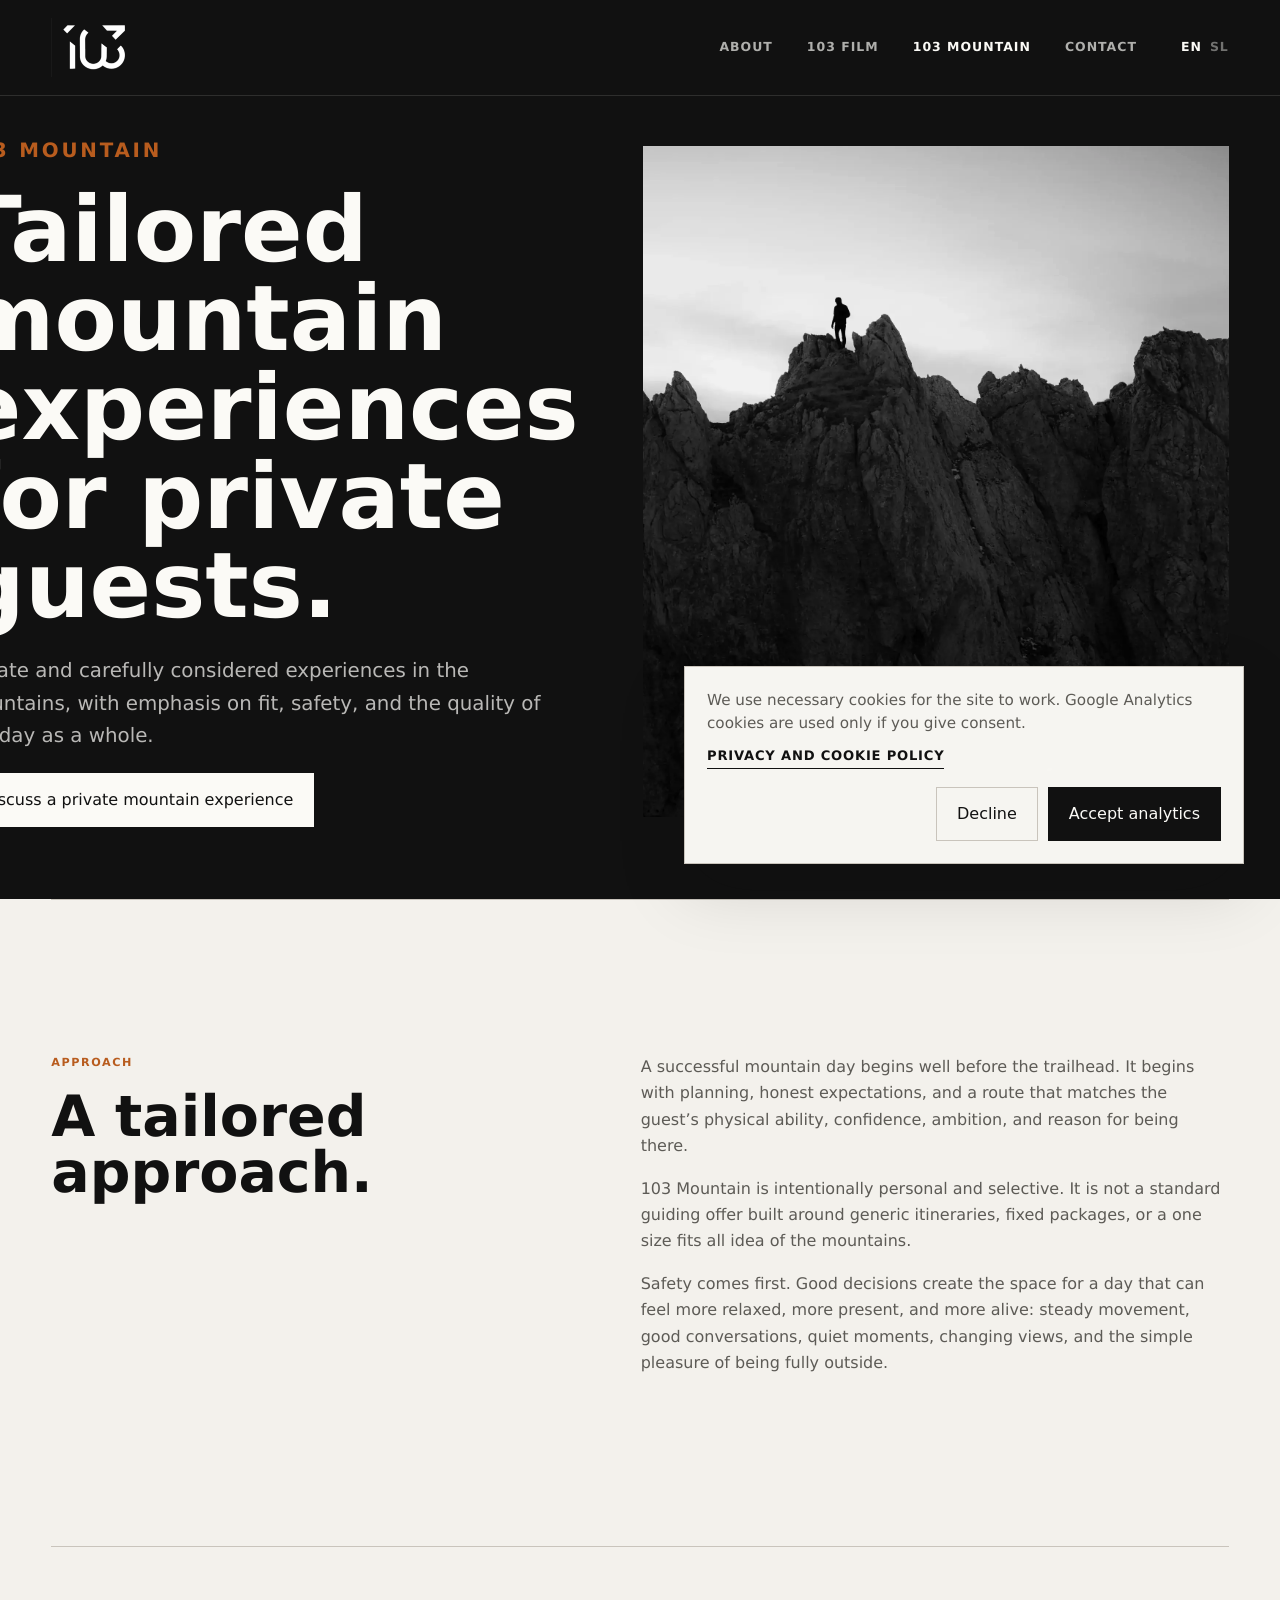
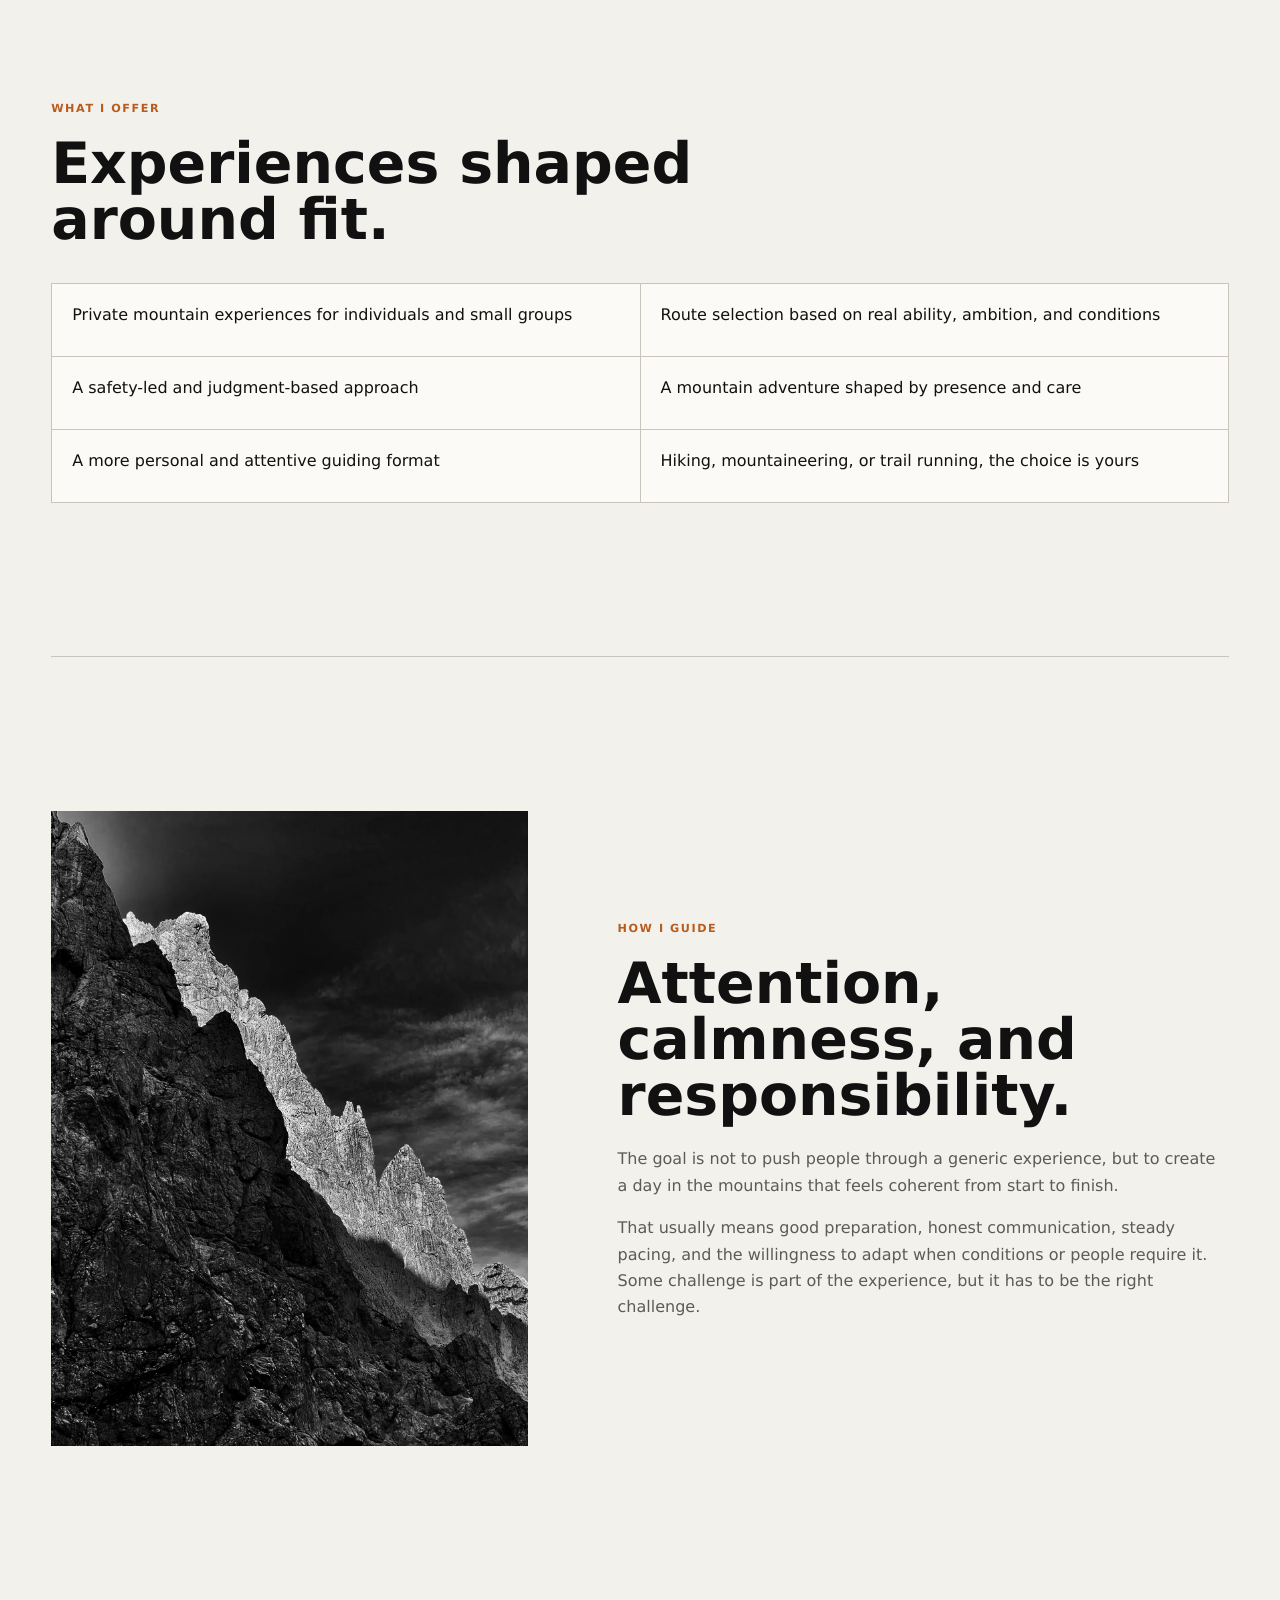
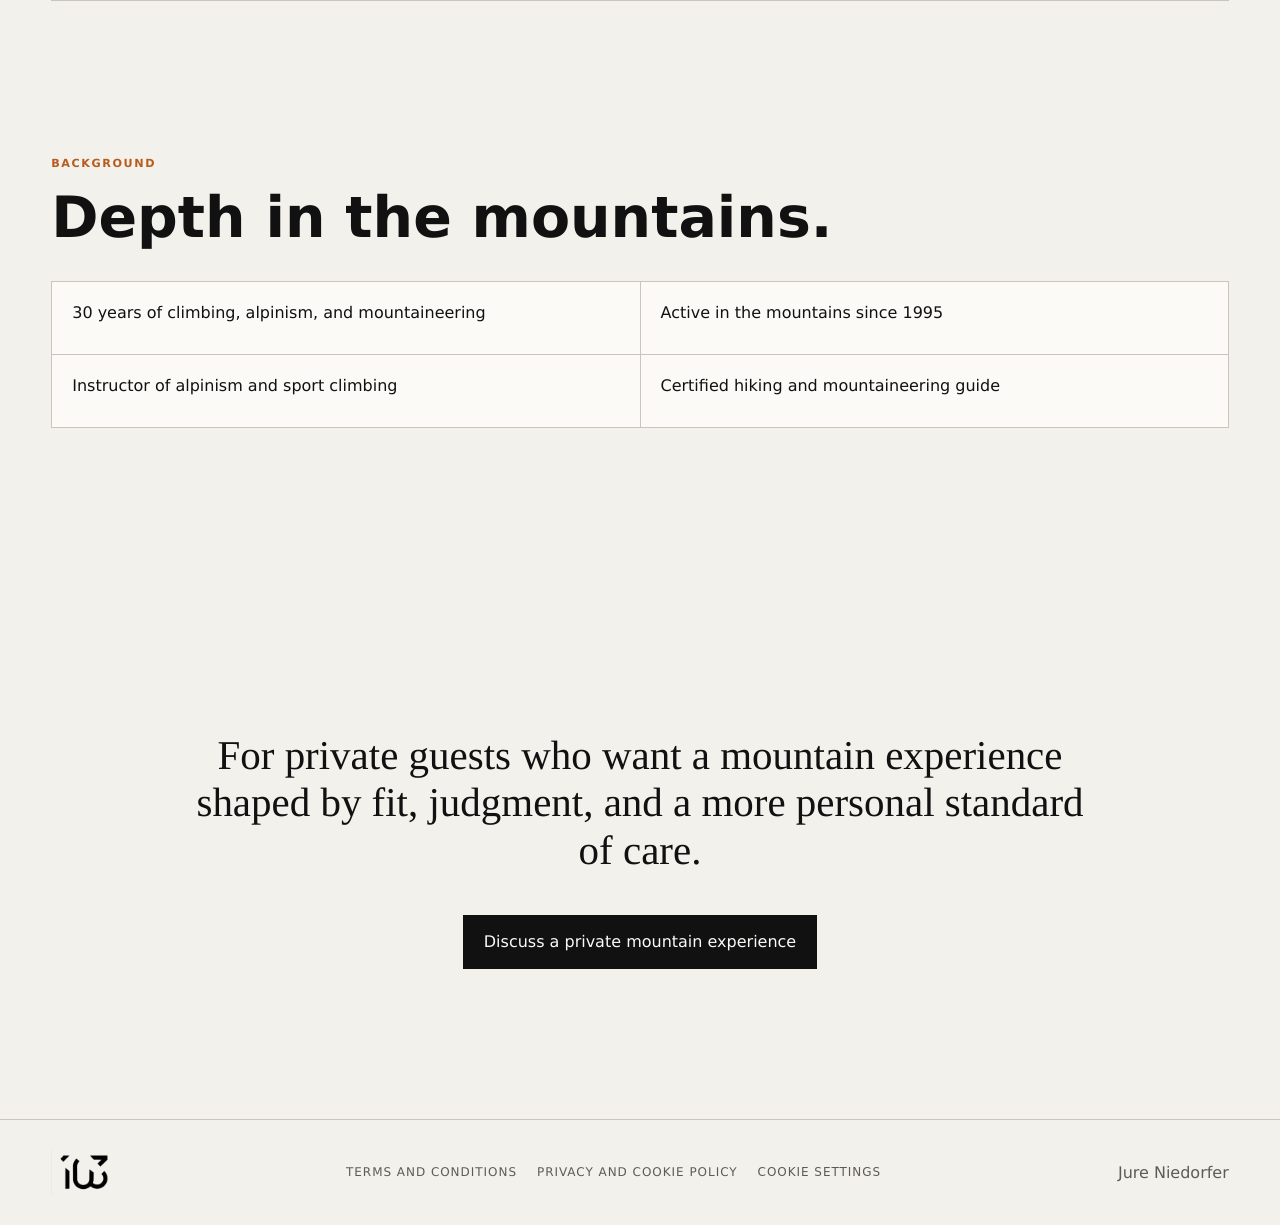
<file: mountain.html>
<!doctype html>
<html lang="en">
  <head>
    <meta charset="utf-8">
    <meta name="viewport" content="width=device-width, initial-scale=1">
    <meta name="description" content="Private guided hiking experiences in Slovenia for people who value safety, presence, good decisions and a deeper connection with the mountains.">
    <title>103 Mountain | Private Guided Hiking Experiences in Slovenia</title>
    <link rel="canonical" href="https://103.si/mountain.html">
    <link rel="alternate" hreflang="en" href="https://103.si/mountain.html">
    <link rel="alternate" hreflang="sl" href="https://103.si/sl/mountain.html">
    <link rel="alternate" hreflang="x-default" href="https://103.si/mountain.html">
    <meta property="og:type" content="website">
    <meta property="og:locale" content="en_US">
    <meta property="og:locale:alternate" content="sl_SI">
    <meta property="og:title" content="103 Mountain | Private Guided Hiking Experiences in Slovenia">
    <meta property="og:description" content="Private guided hiking experiences in Slovenia for people who value safety, presence, good decisions and a deeper connection with the mountains.">
    <meta property="og:url" content="https://103.si/mountain.html">
    <meta property="og:image" content="https://103.si/assets/photo-mountain-hero-103.jpg">
    <meta name="twitter:card" content="summary_large_image">
    <link rel="preload" href="assets/photo-mountain-hero-103.webp" as="image" type="image/webp">
    <link rel="stylesheet" href="styles.css">
  </head>
  <body>
    <header class="site-header" data-header>
      <a class="brand" href="index.html" aria-label="103 home"><img src="assets/logo-103.png" width="304" height="235" alt=""><span class="sr-only">103</span></a>
      <button class="nav-toggle" type="button" aria-expanded="false" aria-controls="site-nav" data-nav-toggle>
        <span class="sr-only">Open navigation</span><span></span><span></span>
      </button>
      <nav class="site-nav" id="site-nav" data-nav>
        <a href="about.html">About</a><a href="film.html">103 Film</a><a href="mountain.html" aria-current="page">103 Mountain</a><a class="nav-cta" href="contact.html">Contact</a><span class="lang-switch"><span>EN</span><a href="sl/mountain.html">SL</a></span>
      </nav>
    </header>

    <main>
      <section class="hero sub-hero">
        <div class="hero-copy reveal">
          <p class="eyebrow">103 Mountain</p>
          <h1>Tailored mountain experiences for private guests.</h1>
          <p>Private and carefully considered experiences in the mountains, with emphasis on fit, safety, and the quality of the day as a whole.</p>
          <a class="button button-dark" href="contact.html">Discuss a private mountain experience</a>
        </div>
        <div class="hero-image reveal"><picture><source srcset="assets/photo-mountain-hero-103.webp" type="image/webp"><img src="assets/photo-mountain-hero-103.jpg" width="1600" height="1831" alt="A lone figure standing on dark alpine rock."></picture></div>
      </section>

      <section class="section two-up reveal">
        <div>
          <p class="eyebrow">Approach</p>
          <h2>A tailored approach.</h2>
        </div>
        <div>
          <p>A successful mountain day begins well before the trailhead. It begins with planning, honest expectations, and a route that matches the guest’s physical ability, confidence, ambition, and reason for being there.</p>
          <p>103 Mountain is intentionally personal and selective. It is not a standard guiding offer built around generic itineraries, fixed packages, or a one size fits all idea of the mountains.</p>
          <p>Safety comes first. Good decisions create the space for a day that can feel more relaxed, more present, and more alive: steady movement, good conversations, quiet moments, changing views, and the simple pleasure of being fully outside.</p>
        </div>
      </section>

      <section class="section reveal">
        <p class="eyebrow">What I offer</p>
        <h2>Experiences shaped around fit.</h2>
        <ul class="offer-list">
          <li>Private mountain experiences for individuals and small groups</li>
          <li>Route selection based on real ability, ambition, and conditions</li>
          <li>A safety-led and judgment-based approach</li>
          <li>A mountain adventure shaped by presence and care</li>
          <li>A more personal and attentive guiding format</li>
          <li>Hiking, mountaineering, or trail running, the choice is yours</li>
        </ul>
      </section>

      <section class="section editorial-grid reveal">
        <picture>
          <source srcset="assets/photo-mountain-rock-sky.webp" type="image/webp">
          <img src="assets/photo-mountain-rock-sky.jpg" width="1425" height="1900" alt="Dark alpine rock face against the sky." loading="lazy" decoding="async">
        </picture>
        <div>
          <p class="eyebrow">How I guide</p>
          <h2>Attention, calmness, and responsibility.</h2>
          <p>The goal is not to push people through a generic experience, but to create a day in the mountains that feels coherent from start to finish.</p>
          <p>That usually means good preparation, honest communication, steady pacing, and the willingness to adapt when conditions or people require it. Some challenge is part of the experience, but it has to be the right challenge.</p>
        </div>
      </section>

      <section class="section credentials reveal">
        <p class="eyebrow">Background</p>
        <h2>Depth in the mountains.</h2>
        <ul>
          <li>30 years of climbing, alpinism, and mountaineering</li>
          <li>Active in the mountains since 1995</li>
          <li>Instructor of alpinism and sport climbing</li>
          <li>Certified hiking and mountaineering guide</li>
        </ul>
      </section>

      <section class="closing reveal">
        <p>For private guests who want a mountain experience shaped by fit, judgment, and a more personal standard of care.</p>
        <a class="button button-dark" href="contact.html">Discuss a private mountain experience</a>
      </section>
    </main>

    <footer class="site-footer"><span><img class="footer-logo" src="assets/logo-103.png" width="304" height="235" alt="103 Mountain"></span><nav class="footer-legal" aria-label="Legal"><a href="terms.html" target="_blank" rel="noopener noreferrer">TERMS AND CONDITIONS</a><a href="privacy-cookie-policy.html" target="_blank" rel="noopener noreferrer">PRIVACY AND COOKIE POLICY</a></nav><span>Jure Niedorfer</span></footer>
    <script src="script.js"></script>
  </body>
</html>
</file>
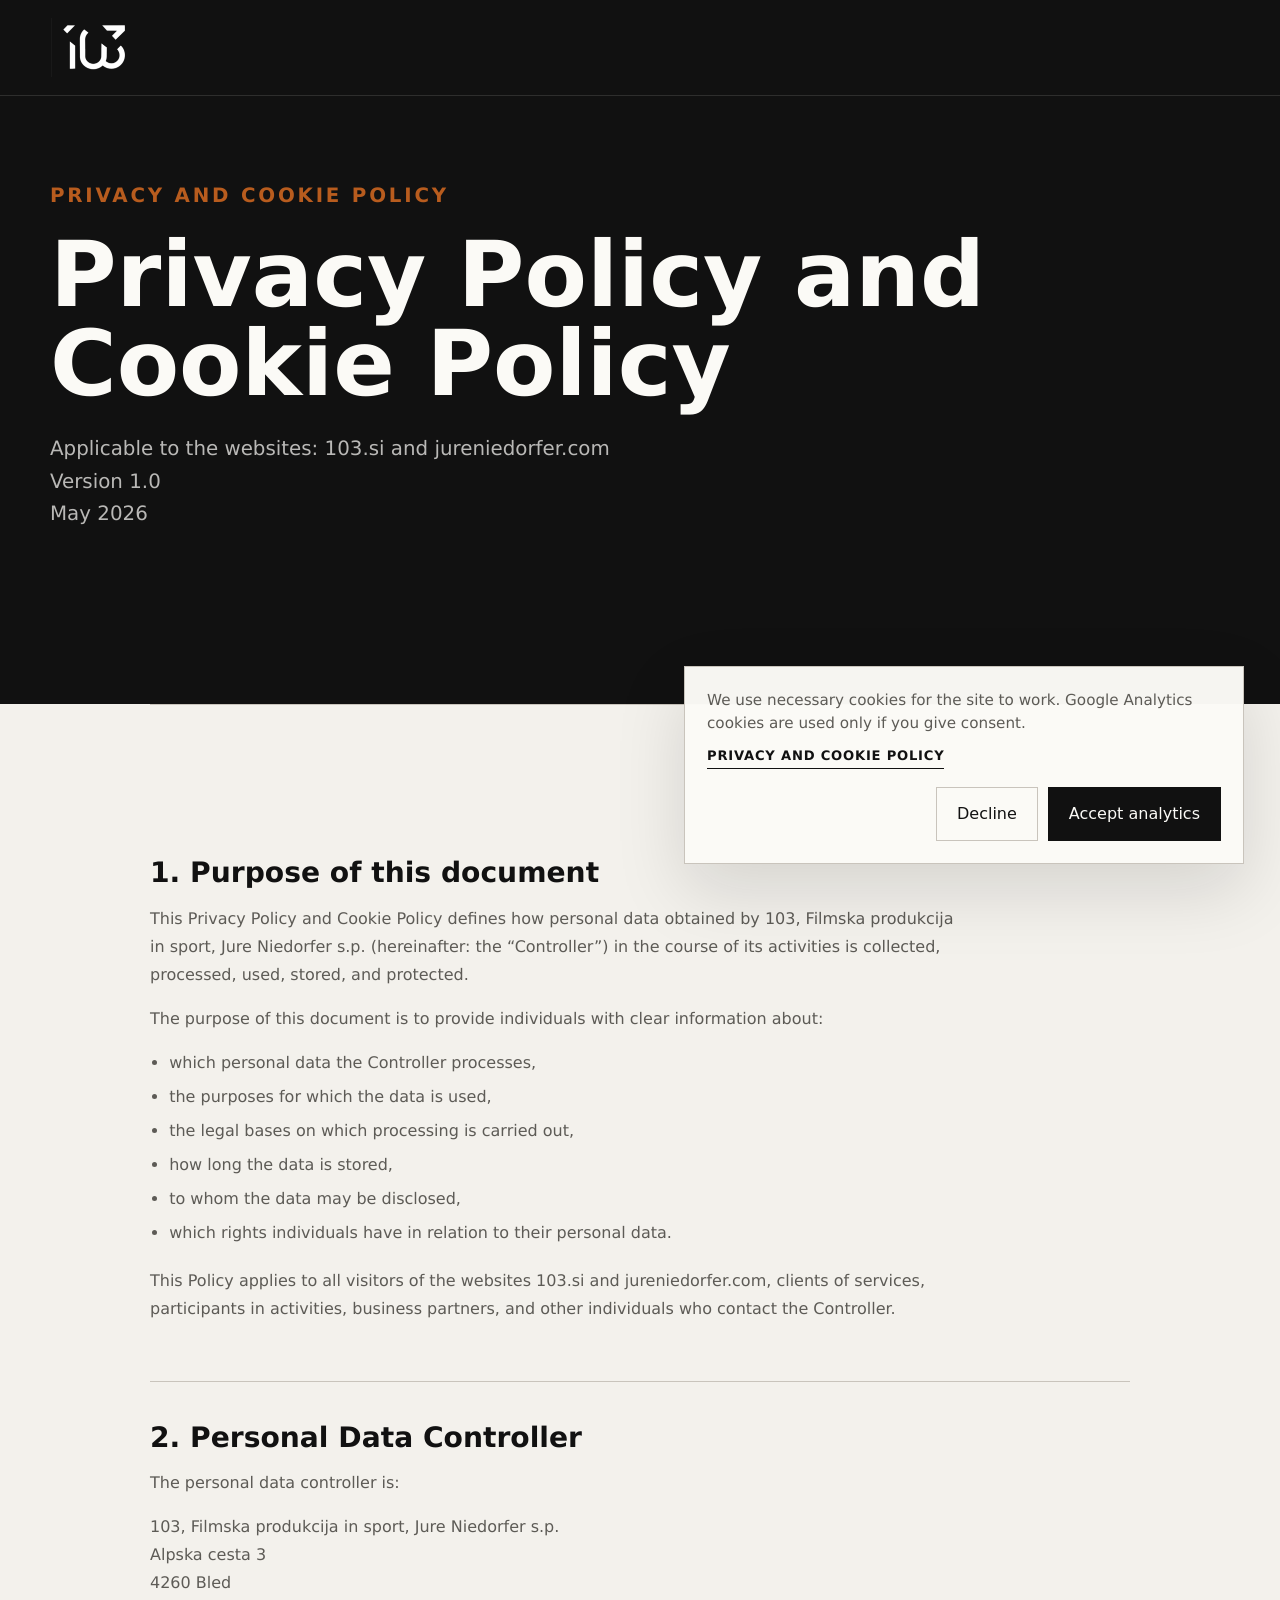
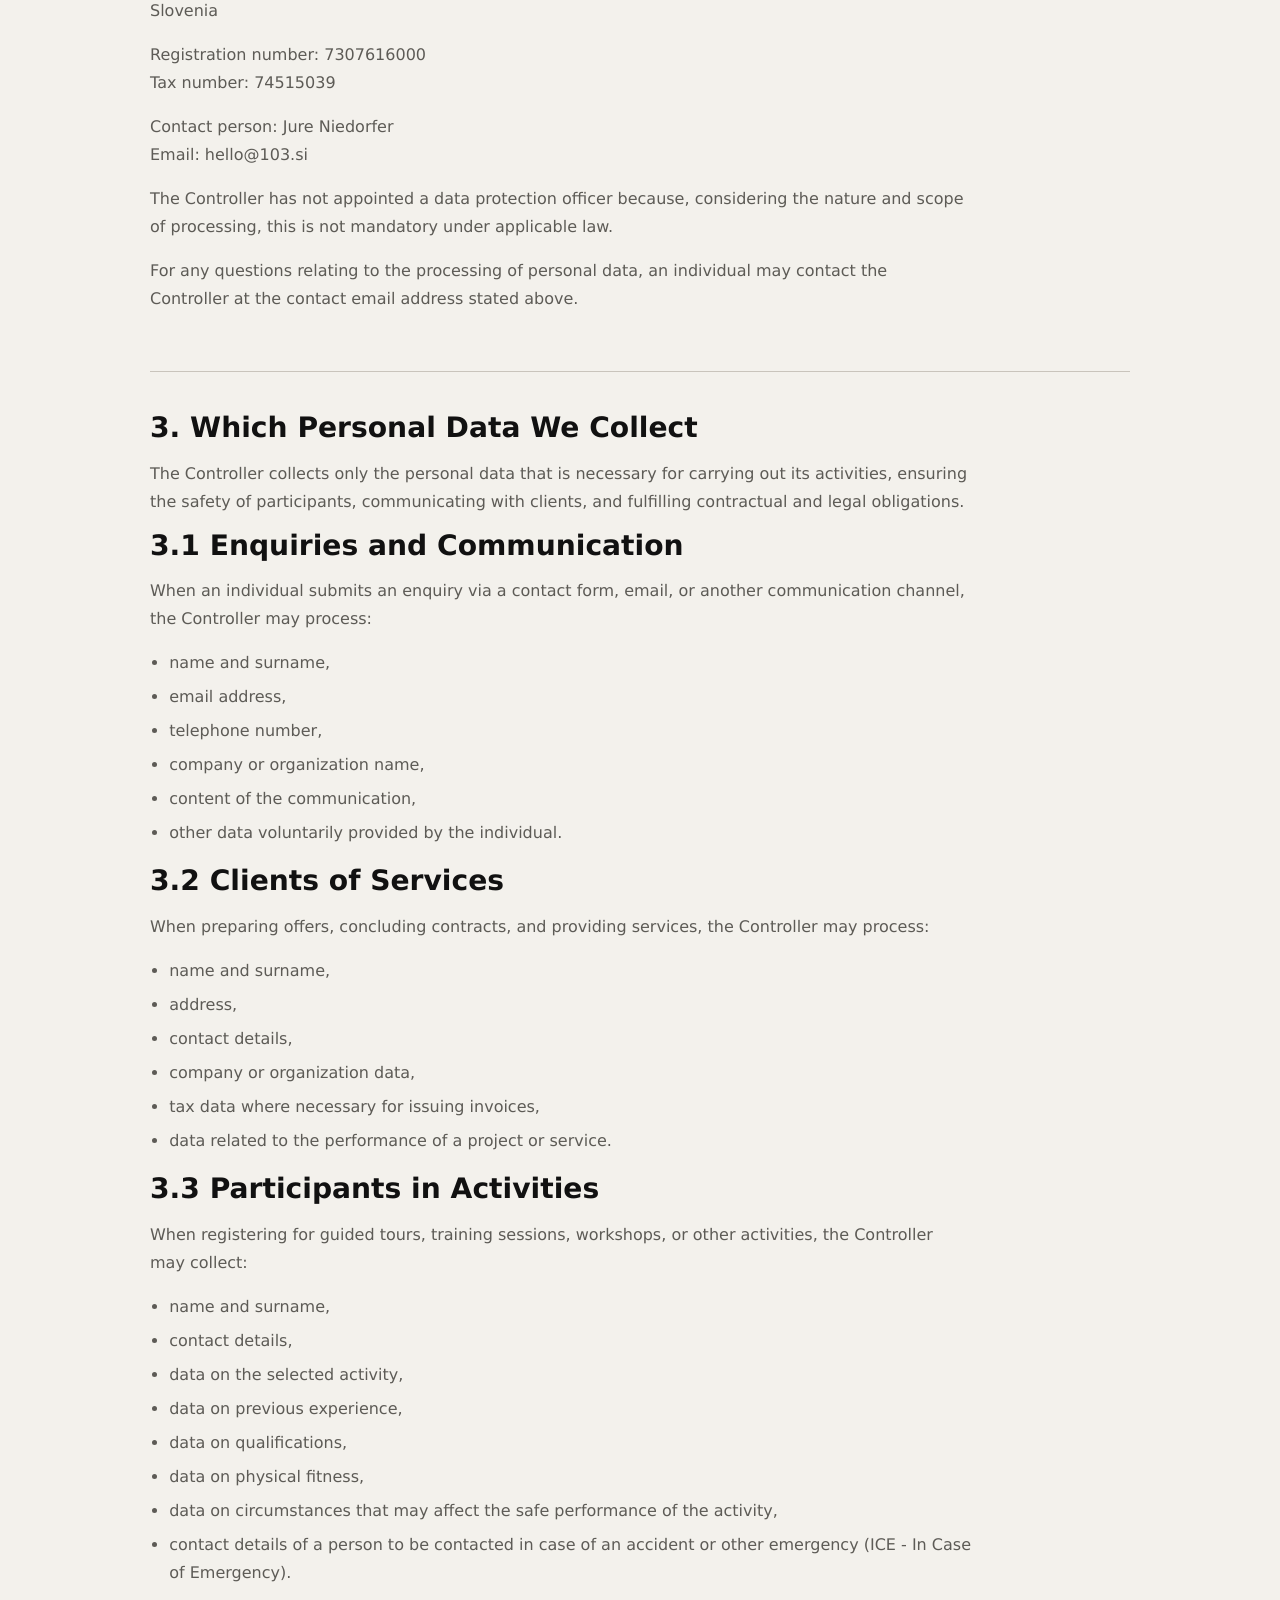
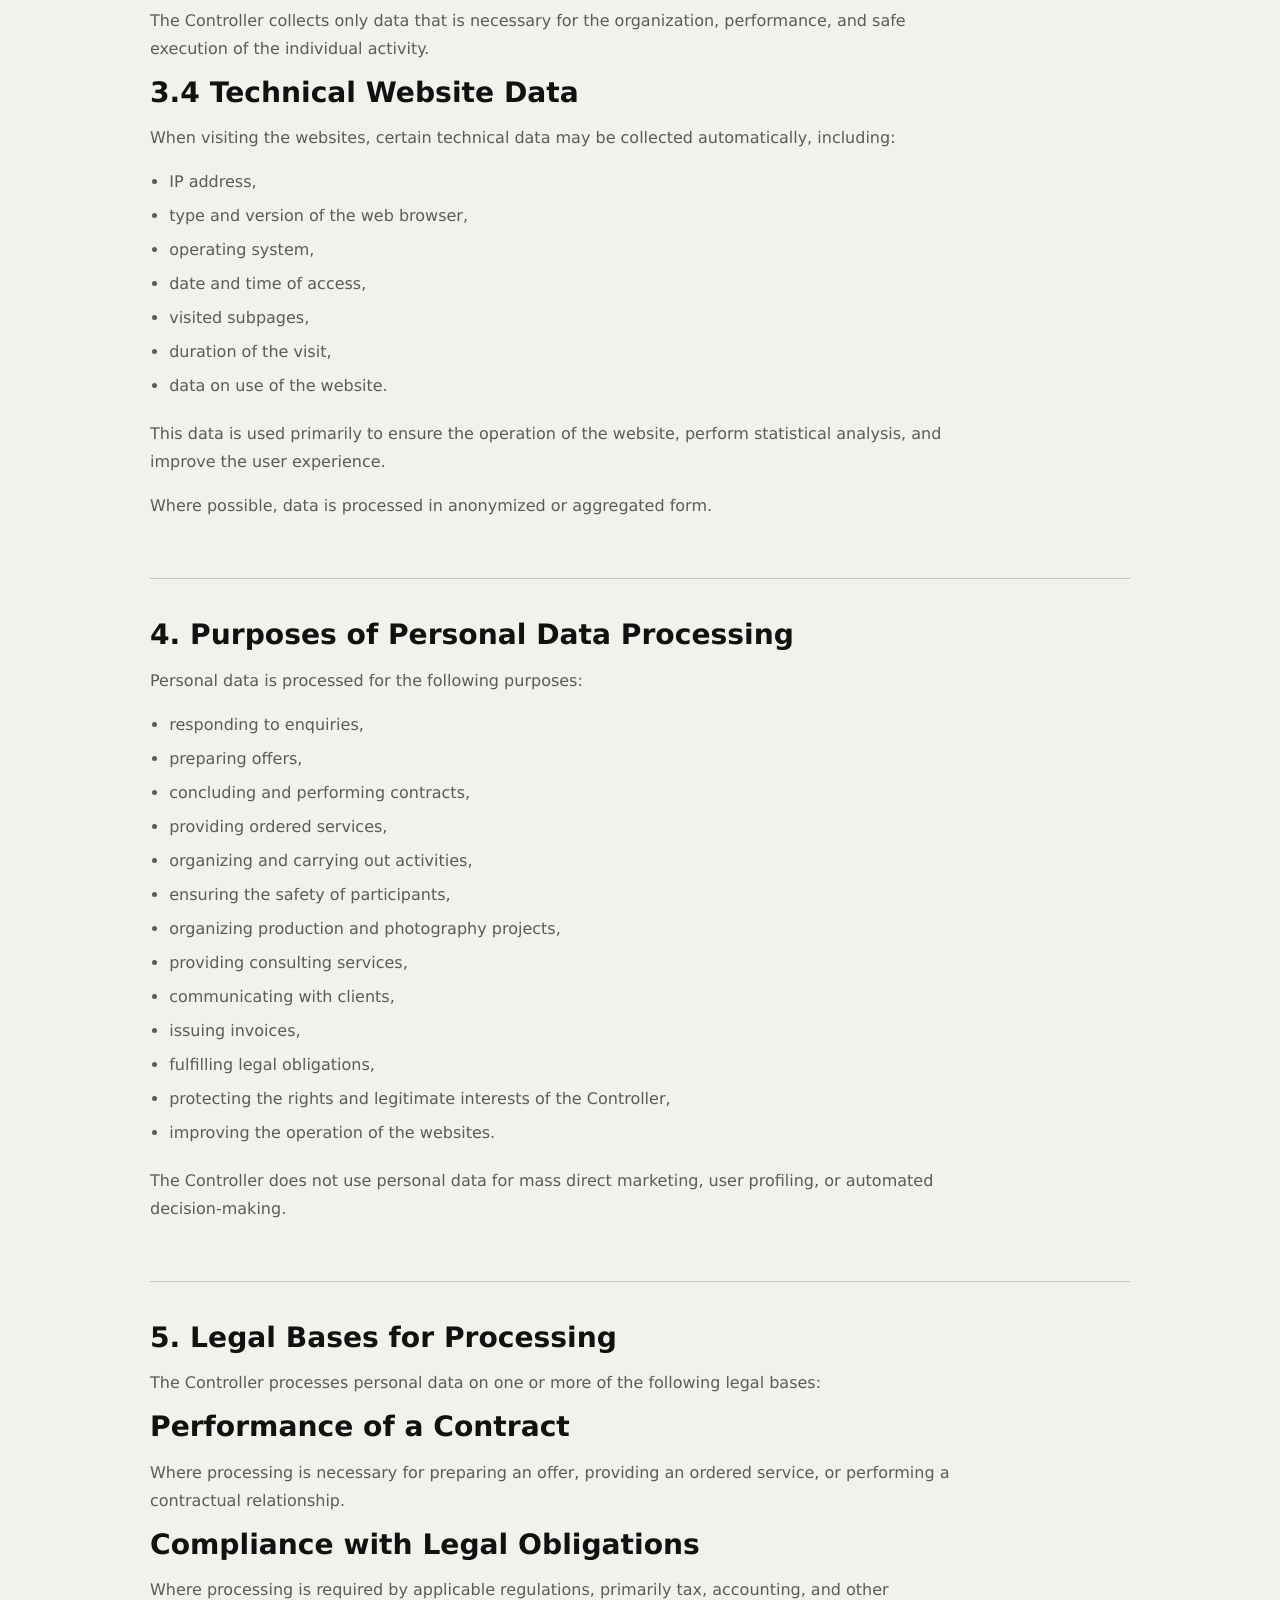
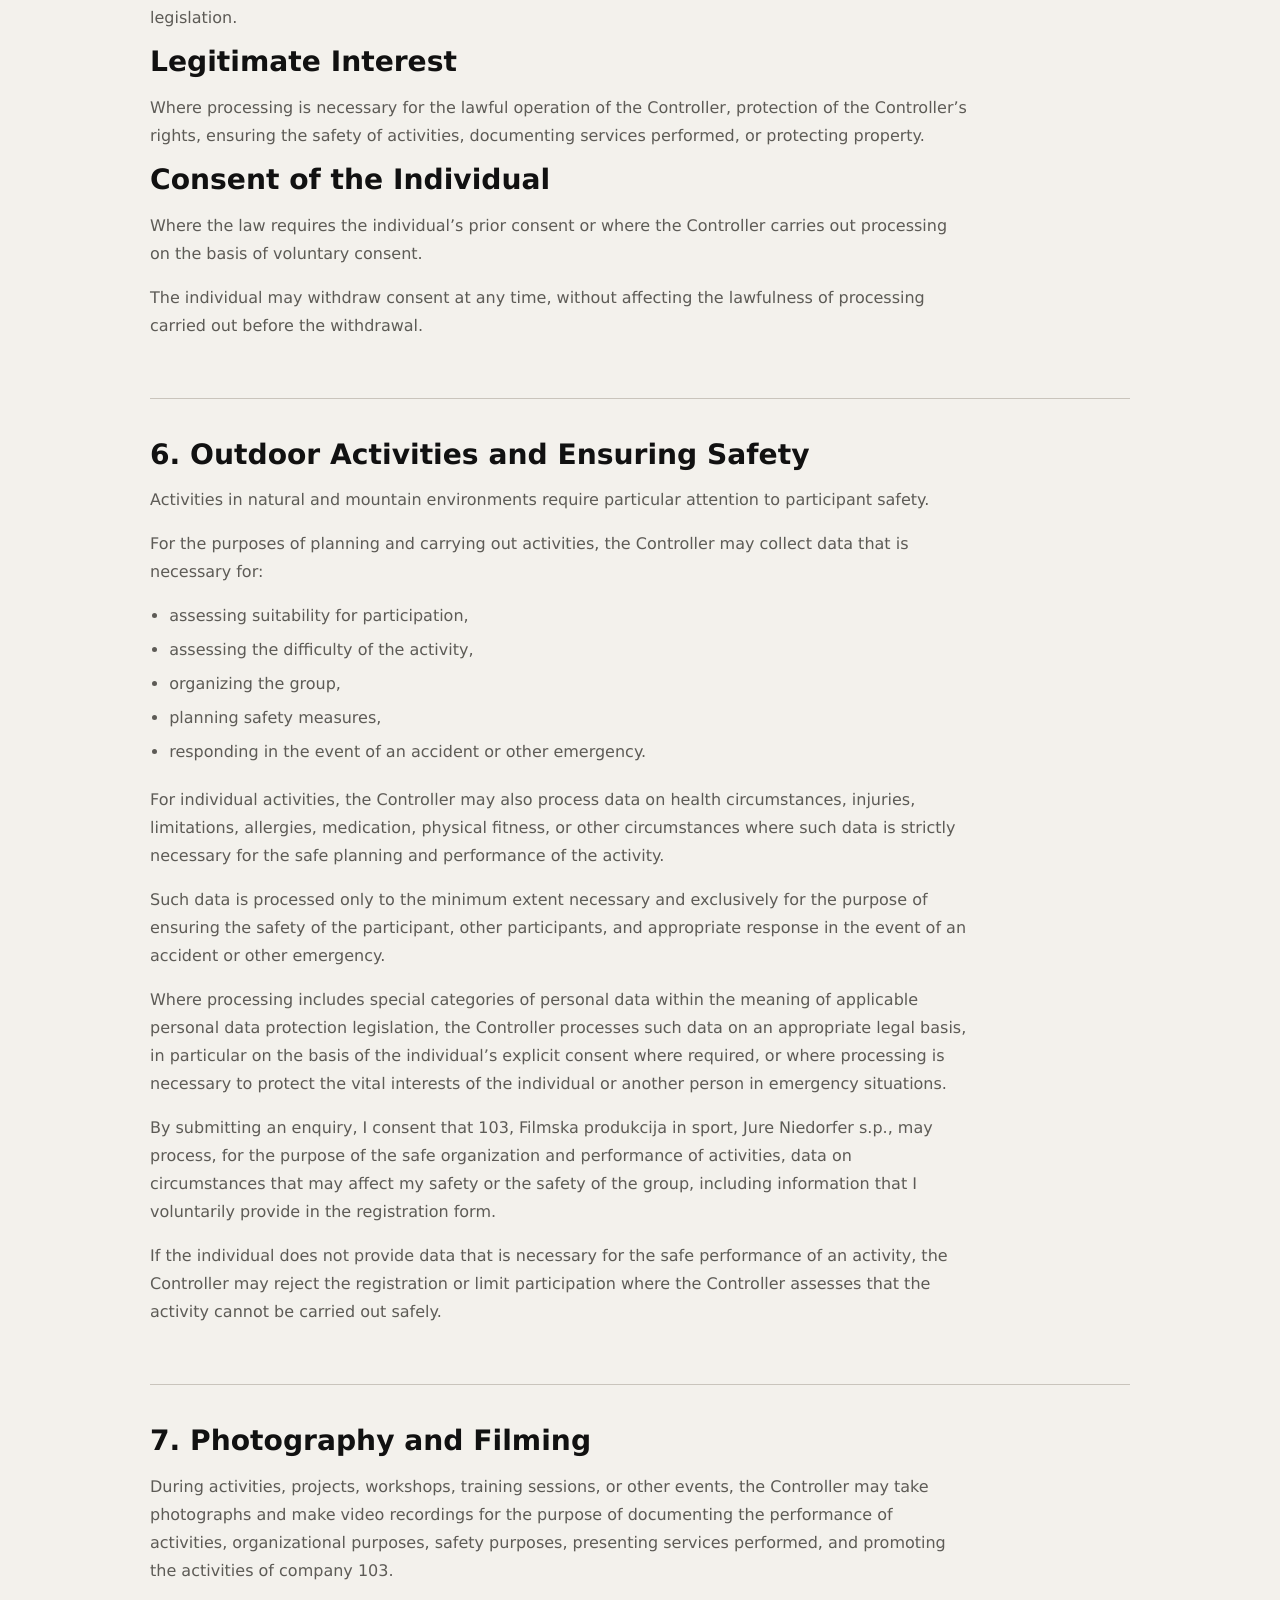
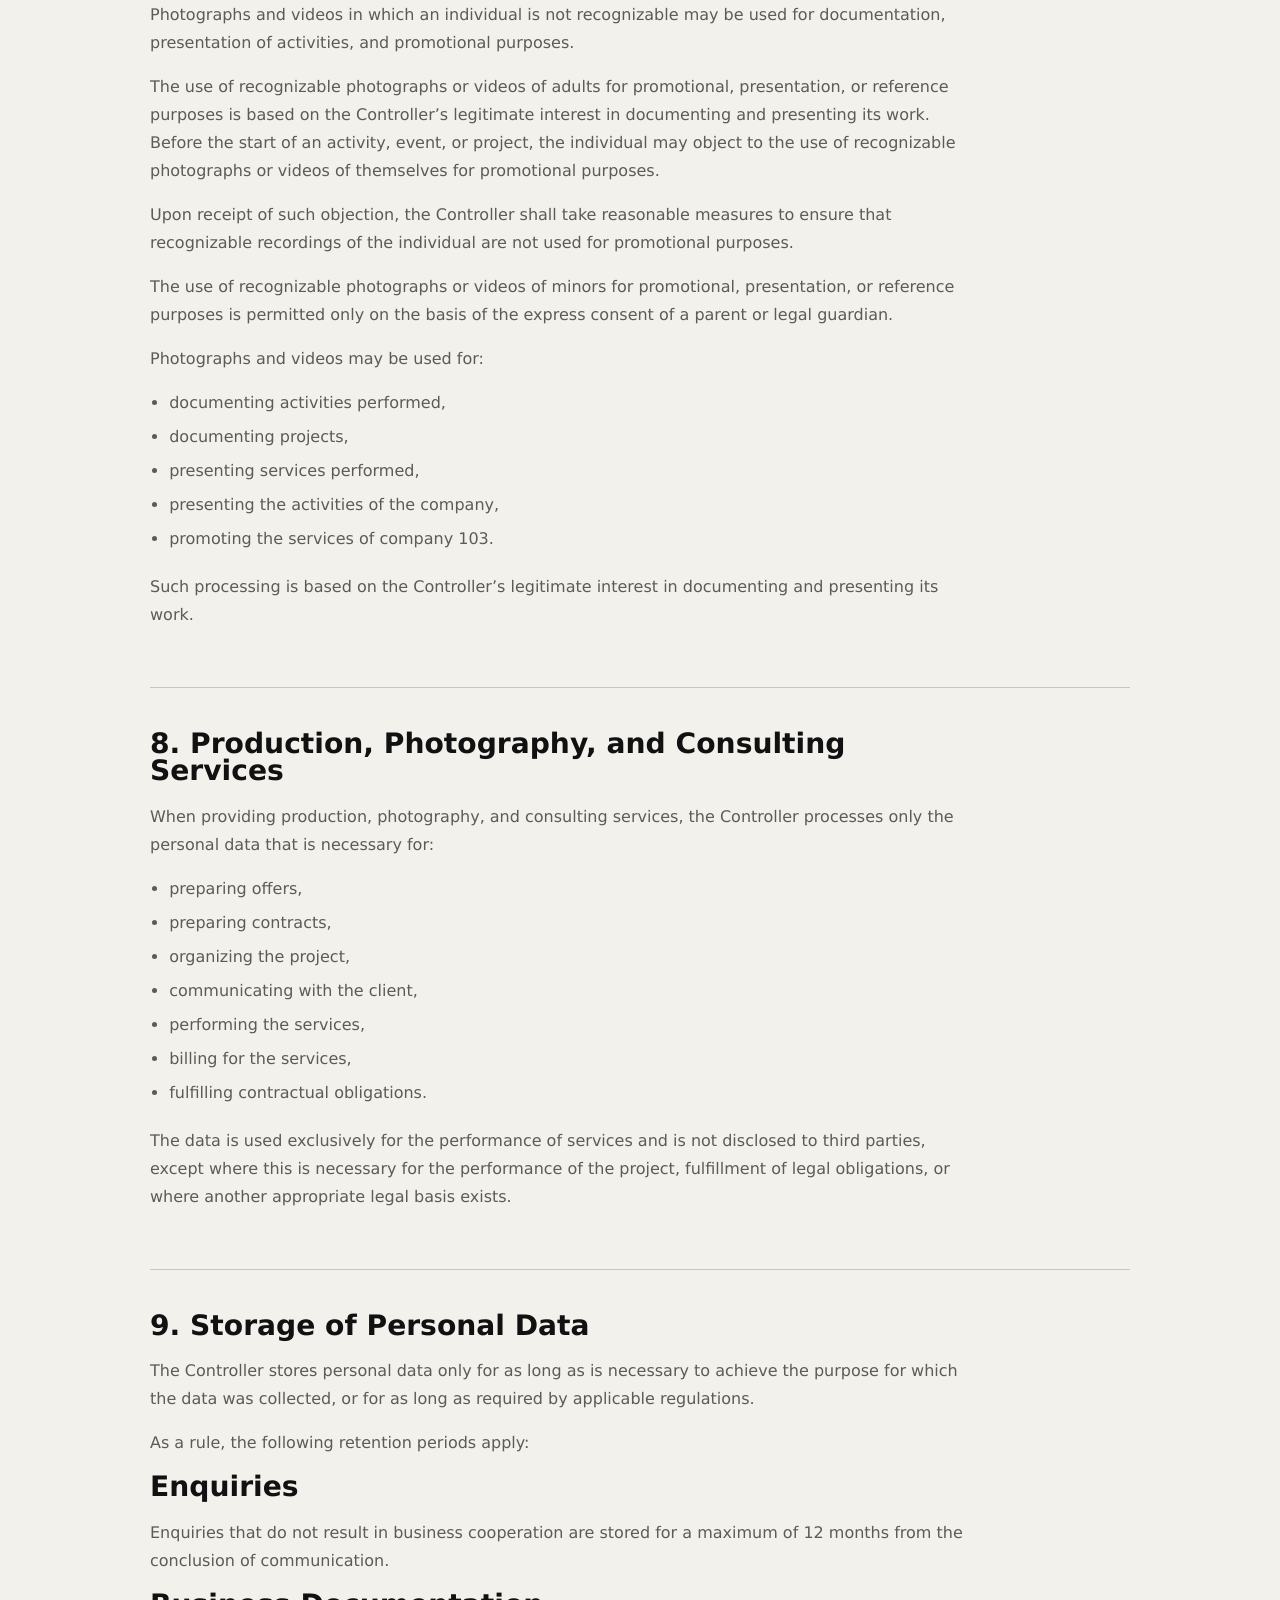
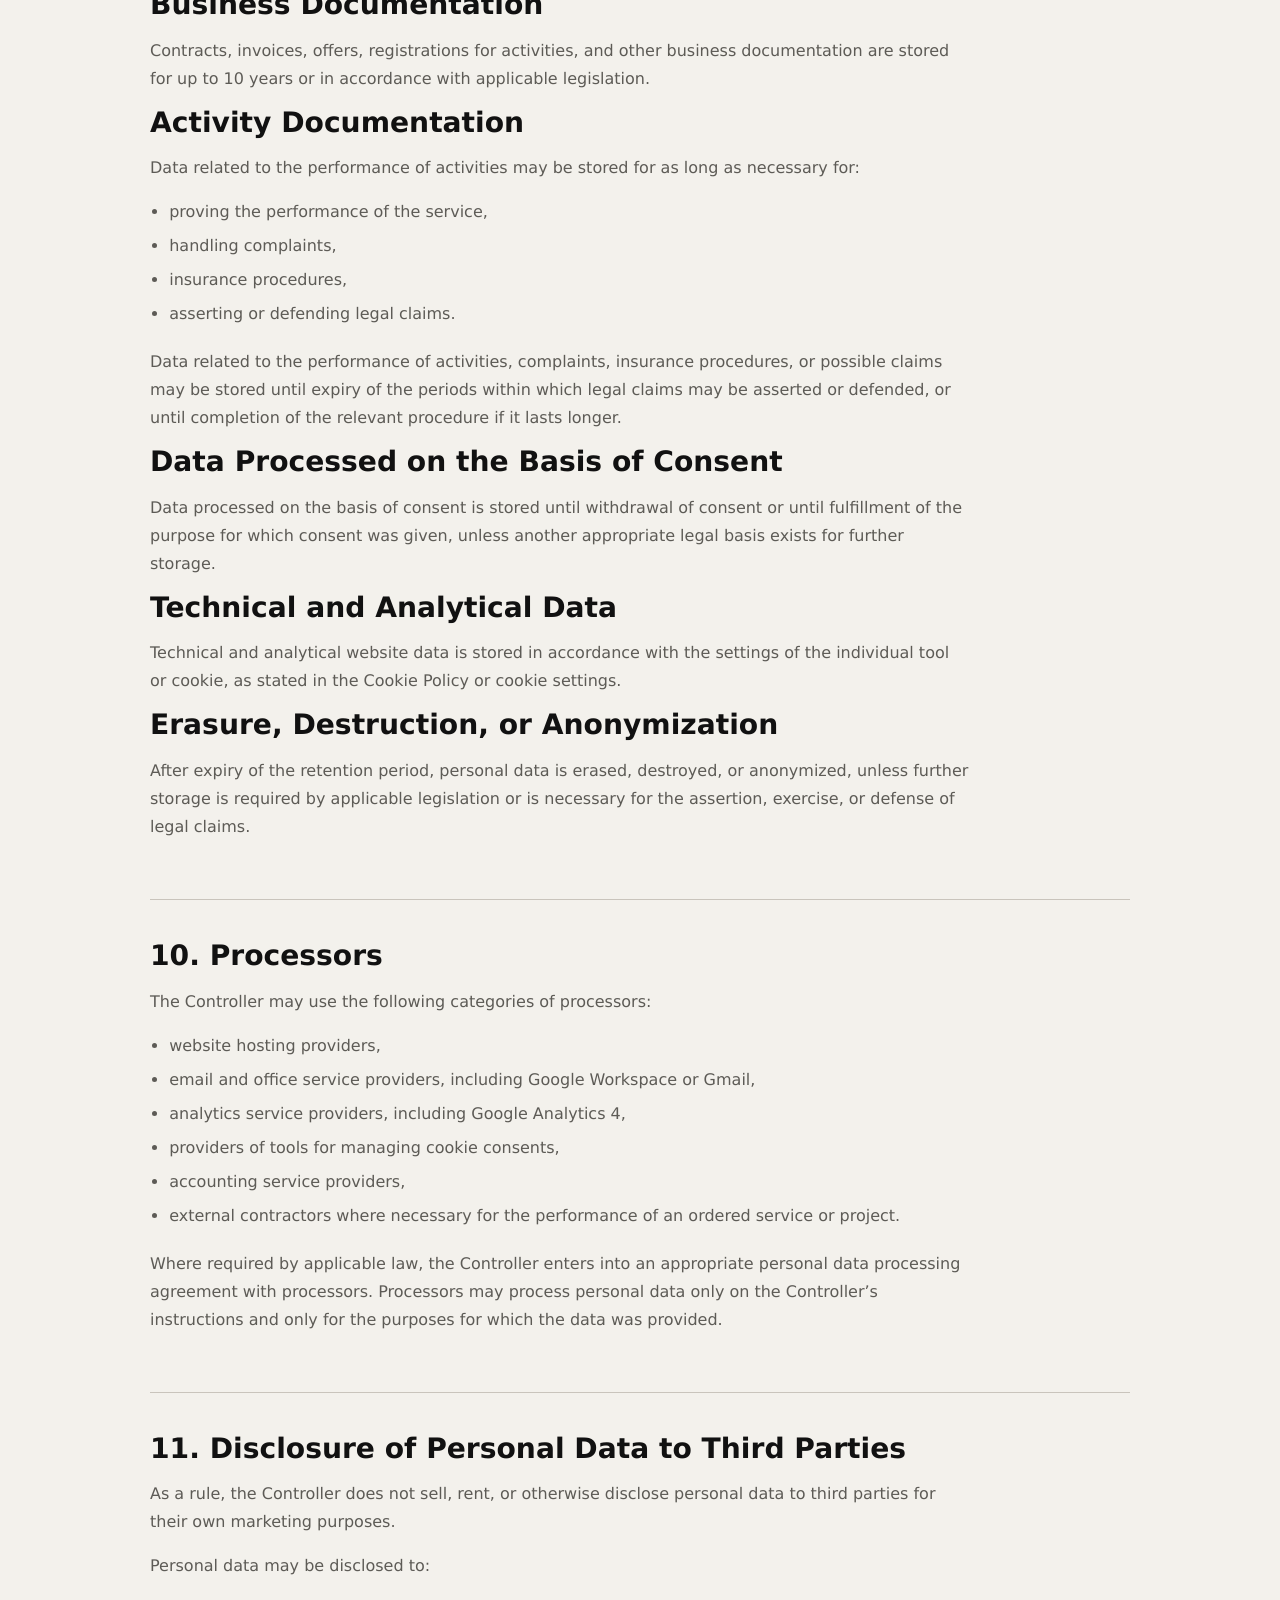
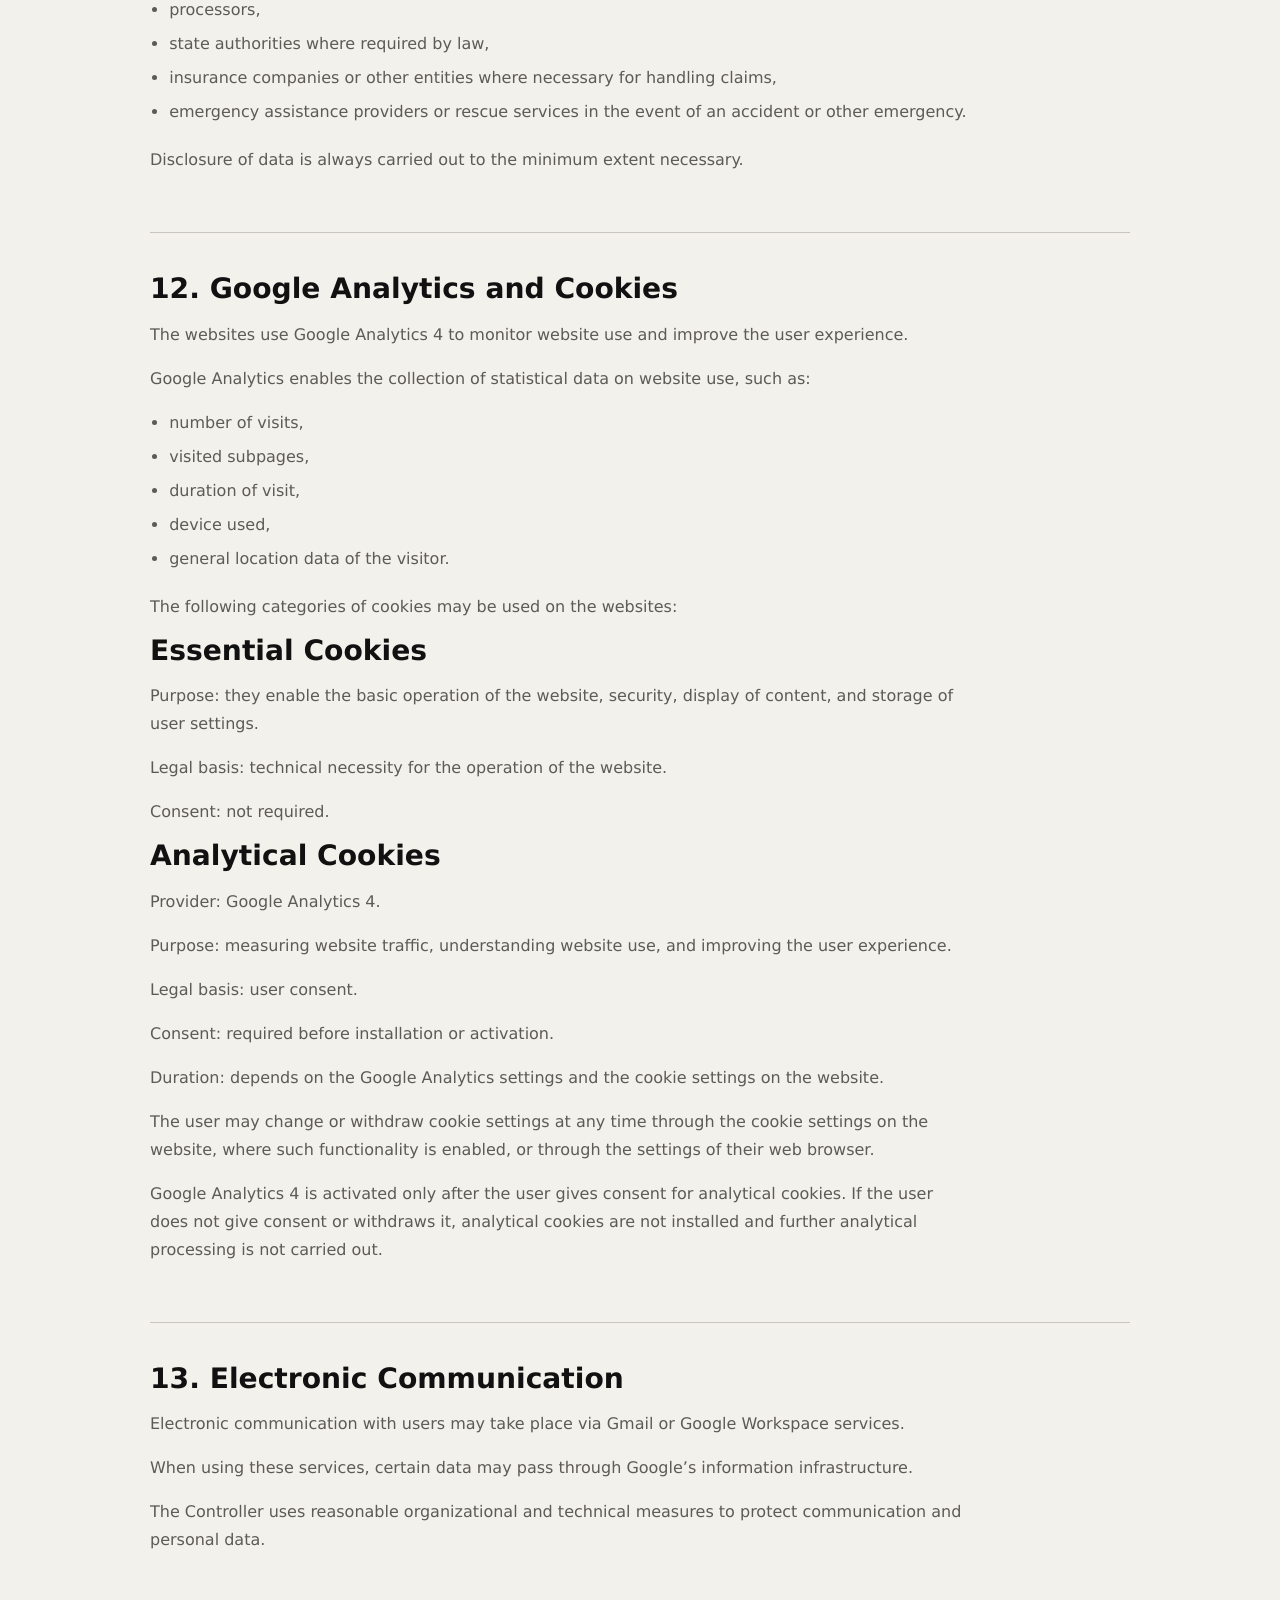
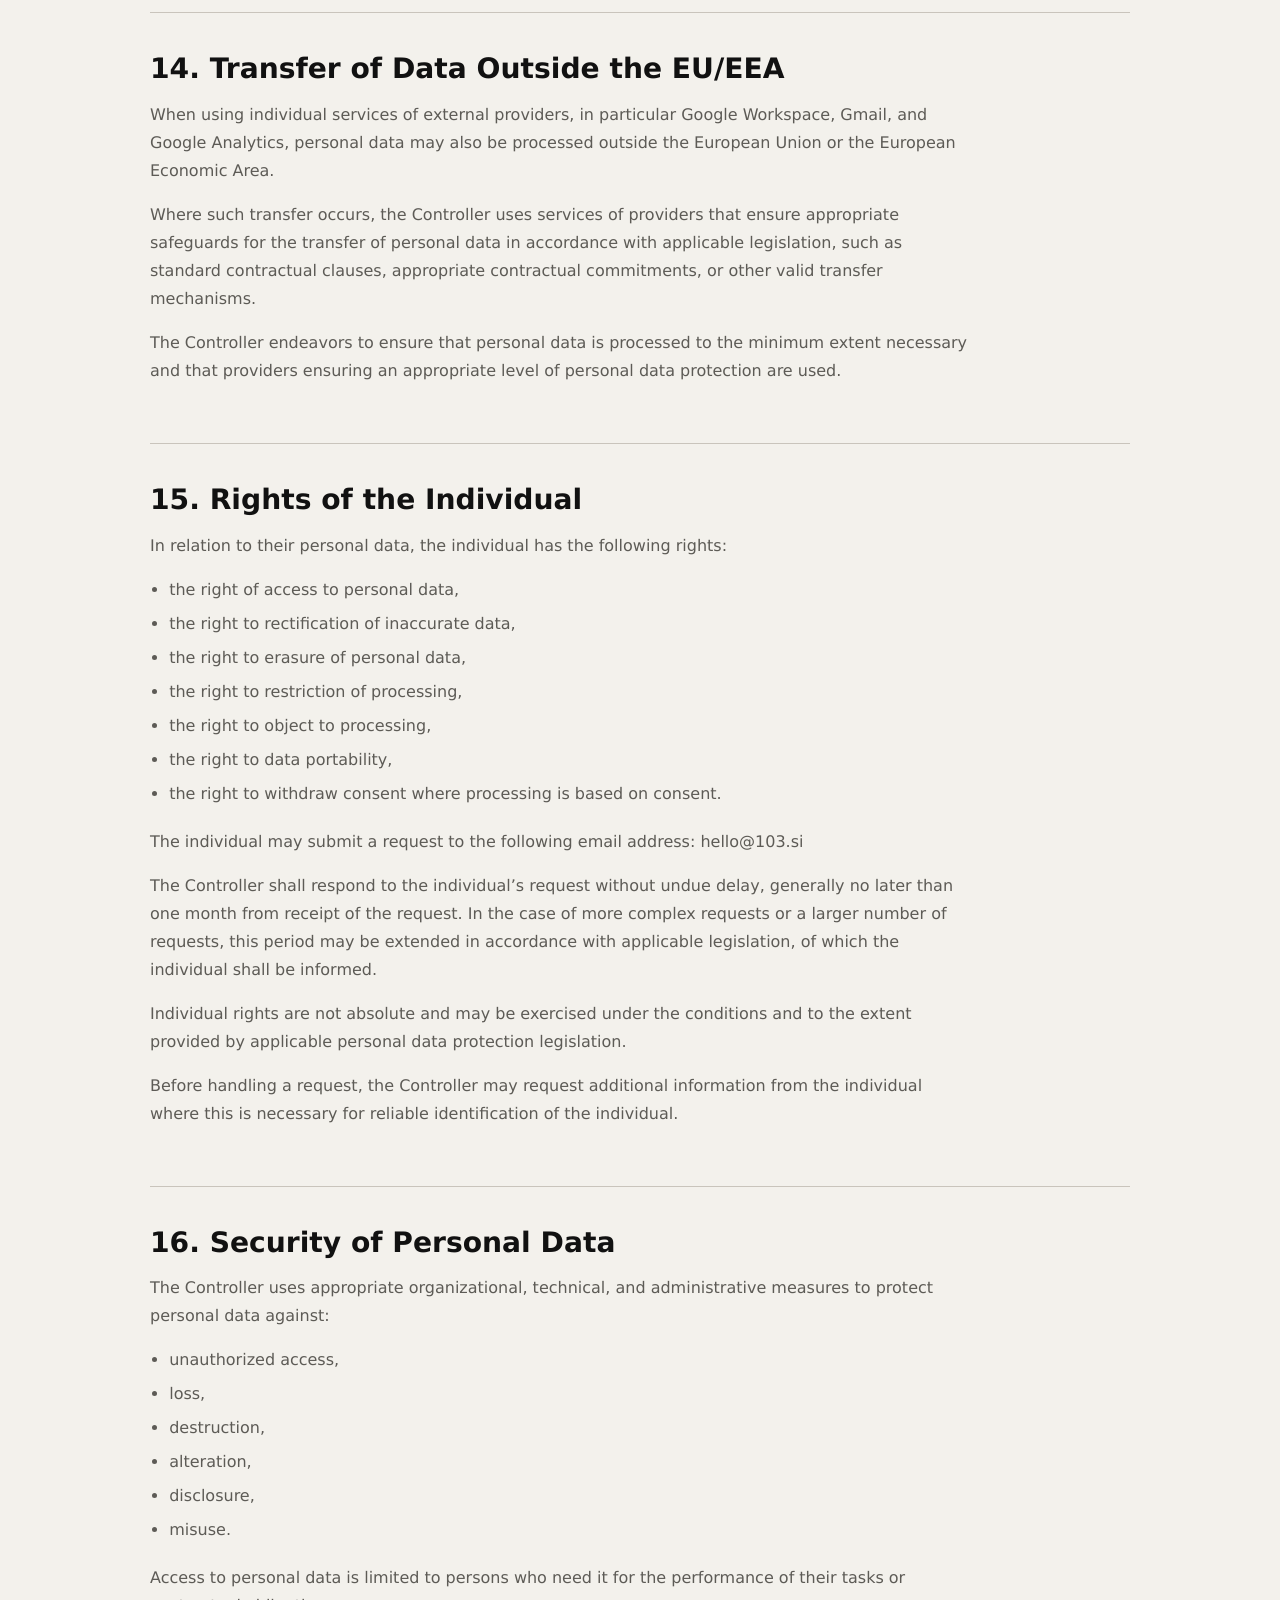
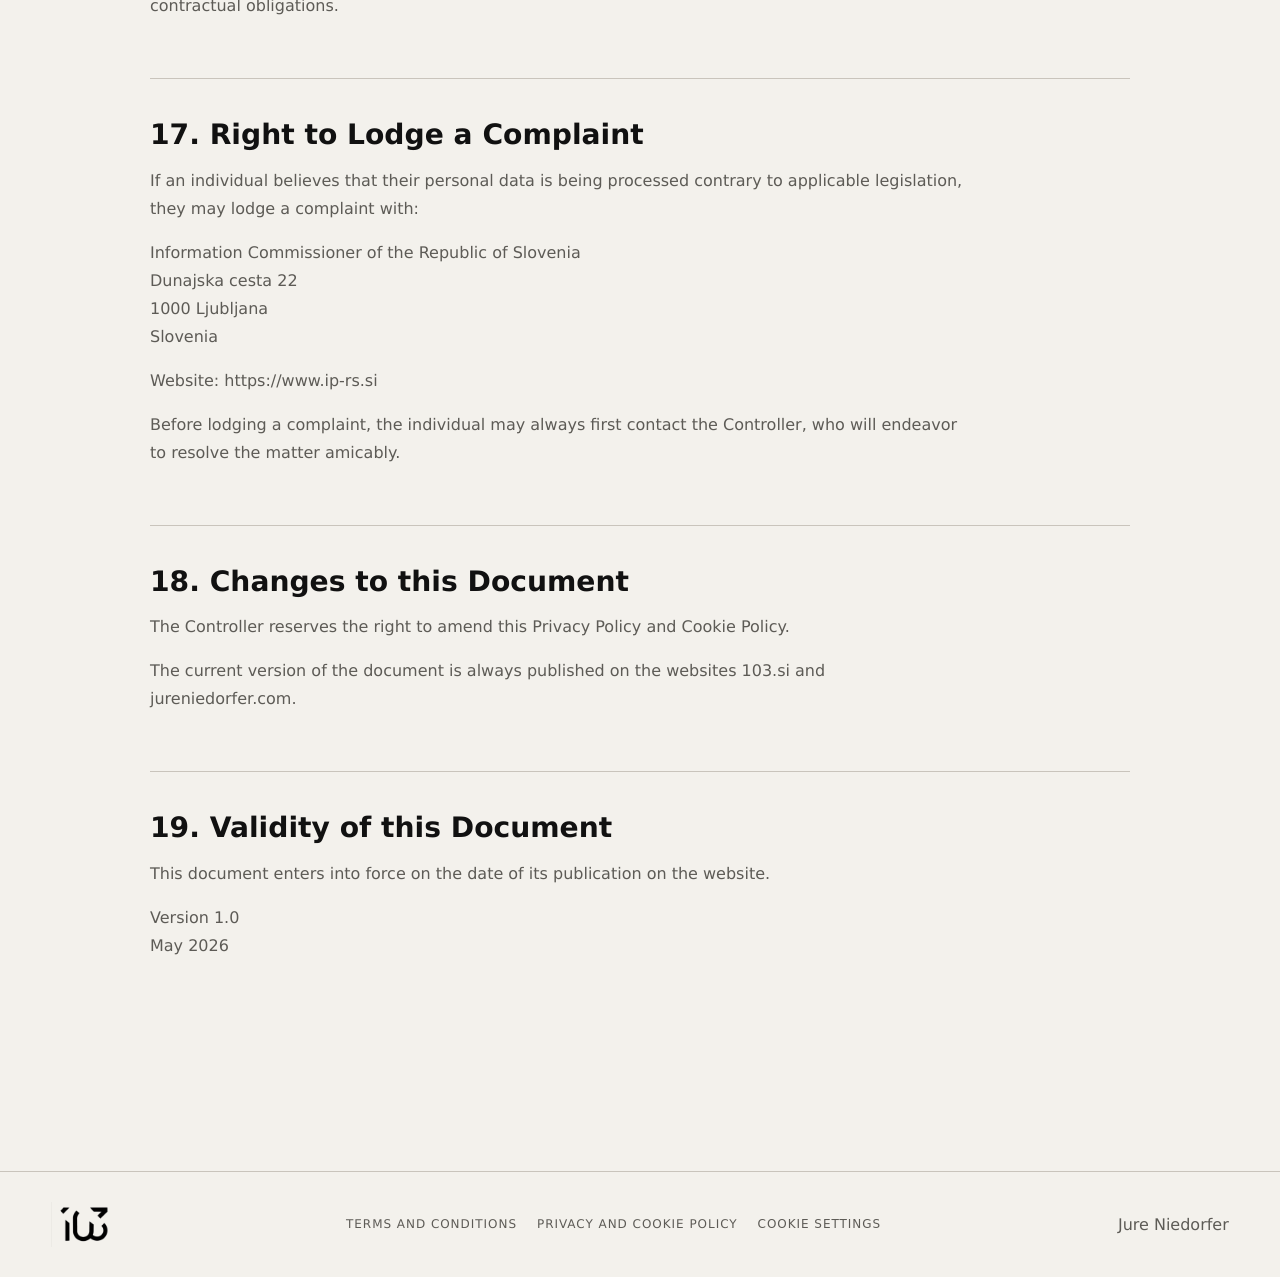
<file: privacy-cookie-policy.html>
<!doctype html>
<html lang="en">
  <head>
    <meta charset="utf-8">
    <meta name="viewport" content="width=device-width, initial-scale=1">
    <title>Privacy and Cookie Policy | 103</title>
    <link rel="stylesheet" href="styles.css">
  </head>
  <body>
    <header class="site-header" data-header>
      <a class="brand" href="index.html" aria-label="103 home"><img src="assets/logo-103.png" width="304" height="235" alt=""><span class="sr-only">103</span></a>
    </header>

    <main>
      <section class="page-hero section">
        <p class="eyebrow">Privacy and Cookie Policy</p>
        <h1>Privacy Policy and Cookie Policy</h1>
        <p>Applicable to the websites: 103.si and jureniedorfer.com<br>Version 1.0<br>May 2026</p>
      </section>

      <section class="section legal-doc">
        <article class="legal-block">
          <h2>1. Purpose of this document</h2>
          <p>This Privacy Policy and Cookie Policy defines how personal data obtained by 103, Filmska produkcija in sport, Jure Niedorfer s.p. (hereinafter: the “Controller”) in the course of its activities is collected, processed, used, stored, and protected.</p>
          <p>The purpose of this document is to provide individuals with clear information about:</p>
          <ul>
            <li>which personal data the Controller processes,</li>
            <li>the purposes for which the data is used,</li>
            <li>the legal bases on which processing is carried out,</li>
            <li>how long the data is stored,</li>
            <li>to whom the data may be disclosed,</li>
            <li>which rights individuals have in relation to their personal data.</li>
          </ul>
          <p>This Policy applies to all visitors of the websites 103.si and jureniedorfer.com, clients of services, participants in activities, business partners, and other individuals who contact the Controller.</p>
        </article>
        <article class="legal-block">
          <h2>2. Personal Data Controller</h2>
          <p>The personal data controller is:</p>
          <p>103, Filmska produkcija in sport, Jure Niedorfer s.p.<br>Alpska cesta 3<br>4260 Bled<br>Slovenia</p>
          <p>Registration number: 7307616000<br>Tax number: 74515039</p>
          <p>Contact person: Jure Niedorfer<br>Email: hello@103.si</p>
          <p>The Controller has not appointed a data protection officer because, considering the nature and scope of processing, this is not mandatory under applicable law.</p>
          <p>For any questions relating to the processing of personal data, an individual may contact the Controller at the contact email address stated above.</p>
        </article>
        <article class="legal-block">
          <h2>3. Which Personal Data We Collect</h2>
          <p>The Controller collects only the personal data that is necessary for carrying out its activities, ensuring the safety of participants, communicating with clients, and fulfilling contractual and legal obligations.</p>
          <h3>3.1 Enquiries and Communication</h3>
          <p>When an individual submits an enquiry via a contact form, email, or another communication channel, the Controller may process:</p>
          <ul>
            <li>name and surname,</li>
            <li>email address,</li>
            <li>telephone number,</li>
            <li>company or organization name,</li>
            <li>content of the communication,</li>
            <li>other data voluntarily provided by the individual.</li>
          </ul>
          <h3>3.2 Clients of Services</h3>
          <p>When preparing offers, concluding contracts, and providing services, the Controller may process:</p>
          <ul>
            <li>name and surname,</li>
            <li>address,</li>
            <li>contact details,</li>
            <li>company or organization data,</li>
            <li>tax data where necessary for issuing invoices,</li>
            <li>data related to the performance of a project or service.</li>
          </ul>
          <h3>3.3 Participants in Activities</h3>
          <p>When registering for guided tours, training sessions, workshops, or other activities, the Controller may collect:</p>
          <ul>
            <li>name and surname,</li>
            <li>contact details,</li>
            <li>data on the selected activity,</li>
            <li>data on previous experience,</li>
            <li>data on qualifications,</li>
            <li>data on physical fitness,</li>
            <li>data on circumstances that may affect the safe performance of the activity,</li>
            <li>contact details of a person to be contacted in case of an accident or other emergency (ICE - In Case of Emergency).</li>
          </ul>
          <p>The Controller collects only data that is necessary for the organization, performance, and safe execution of the individual activity.</p>
          <h3>3.4 Technical Website Data</h3>
          <p>When visiting the websites, certain technical data may be collected automatically, including:</p>
          <ul>
            <li>IP address,</li>
            <li>type and version of the web browser,</li>
            <li>operating system,</li>
            <li>date and time of access,</li>
            <li>visited subpages,</li>
            <li>duration of the visit,</li>
            <li>data on use of the website.</li>
          </ul>
          <p>This data is used primarily to ensure the operation of the website, perform statistical analysis, and improve the user experience.</p>
          <p>Where possible, data is processed in anonymized or aggregated form.</p>
        </article>
        <article class="legal-block">
          <h2>4. Purposes of Personal Data Processing</h2>
          <p>Personal data is processed for the following purposes:</p>
          <ul>
            <li>responding to enquiries,</li>
            <li>preparing offers,</li>
            <li>concluding and performing contracts,</li>
            <li>providing ordered services,</li>
            <li>organizing and carrying out activities,</li>
            <li>ensuring the safety of participants,</li>
            <li>organizing production and photography projects,</li>
            <li>providing consulting services,</li>
            <li>communicating with clients,</li>
            <li>issuing invoices,</li>
            <li>fulfilling legal obligations,</li>
            <li>protecting the rights and legitimate interests of the Controller,</li>
            <li>improving the operation of the websites.</li>
          </ul>
          <p>The Controller does not use personal data for mass direct marketing, user profiling, or automated decision-making.</p>
        </article>
        <article class="legal-block">
          <h2>5. Legal Bases for Processing</h2>
          <p>The Controller processes personal data on one or more of the following legal bases:</p>
          <h3>Performance of a Contract</h3>
          <p>Where processing is necessary for preparing an offer, providing an ordered service, or performing a contractual relationship.</p>
          <h3>Compliance with Legal Obligations</h3>
          <p>Where processing is required by applicable regulations, primarily tax, accounting, and other legislation.</p>
          <h3>Legitimate Interest</h3>
          <p>Where processing is necessary for the lawful operation of the Controller, protection of the Controller’s rights, ensuring the safety of activities, documenting services performed, or protecting property.</p>
          <h3>Consent of the Individual</h3>
          <p>Where the law requires the individual’s prior consent or where the Controller carries out processing on the basis of voluntary consent.</p>
          <p>The individual may withdraw consent at any time, without affecting the lawfulness of processing carried out before the withdrawal.</p>
        </article>
        <article class="legal-block">
          <h2>6. Outdoor Activities and Ensuring Safety</h2>
          <p>Activities in natural and mountain environments require particular attention to participant safety.</p>
          <p>For the purposes of planning and carrying out activities, the Controller may collect data that is necessary for:</p>
          <ul>
            <li>assessing suitability for participation,</li>
            <li>assessing the difficulty of the activity,</li>
            <li>organizing the group,</li>
            <li>planning safety measures,</li>
            <li>responding in the event of an accident or other emergency.</li>
          </ul>
          <p>For individual activities, the Controller may also process data on health circumstances, injuries, limitations, allergies, medication, physical fitness, or other circumstances where such data is strictly necessary for the safe planning and performance of the activity.</p>
          <p>Such data is processed only to the minimum extent necessary and exclusively for the purpose of ensuring the safety of the participant, other participants, and appropriate response in the event of an accident or other emergency.</p>
          <p>Where processing includes special categories of personal data within the meaning of applicable personal data protection legislation, the Controller processes such data on an appropriate legal basis, in particular on the basis of the individual’s explicit consent where required, or where processing is necessary to protect the vital interests of the individual or another person in emergency situations.</p>
          <p>By submitting an enquiry, I consent that 103, Filmska produkcija in sport, Jure Niedorfer s.p., may process, for the purpose of the safe organization and performance of activities, data on circumstances that may affect my safety or the safety of the group, including information that I voluntarily provide in the registration form.</p>
          <p>If the individual does not provide data that is necessary for the safe performance of an activity, the Controller may reject the registration or limit participation where the Controller assesses that the activity cannot be carried out safely.</p>
        </article>
        <article class="legal-block">
          <h2>7. Photography and Filming</h2>
          <p>During activities, projects, workshops, training sessions, or other events, the Controller may take photographs and make video recordings for the purpose of documenting the performance of activities, organizational purposes, safety purposes, presenting services performed, and promoting the activities of company 103.</p>
          <p>Photographs and videos in which an individual is not recognizable may be used for documentation, presentation of activities, and promotional purposes.</p>
          <p>The use of recognizable photographs or videos of adults for promotional, presentation, or reference purposes is based on the Controller’s legitimate interest in documenting and presenting its work. Before the start of an activity, event, or project, the individual may object to the use of recognizable photographs or videos of themselves for promotional purposes.</p>
          <p>Upon receipt of such objection, the Controller shall take reasonable measures to ensure that recognizable recordings of the individual are not used for promotional purposes.</p>
          <p>The use of recognizable photographs or videos of minors for promotional, presentation, or reference purposes is permitted only on the basis of the express consent of a parent or legal guardian.</p>
          <p>Photographs and videos may be used for:</p>
          <ul>
            <li>documenting activities performed,</li>
            <li>documenting projects,</li>
            <li>presenting services performed,</li>
            <li>presenting the activities of the company,</li>
            <li>promoting the services of company 103.</li>
          </ul>
          <p>Such processing is based on the Controller’s legitimate interest in documenting and presenting its work.</p>
        </article>
        <article class="legal-block">
          <h2>8. Production, Photography, and Consulting Services</h2>
          <p>When providing production, photography, and consulting services, the Controller processes only the personal data that is necessary for:</p>
          <ul>
            <li>preparing offers,</li>
            <li>preparing contracts,</li>
            <li>organizing the project,</li>
            <li>communicating with the client,</li>
            <li>performing the services,</li>
            <li>billing for the services,</li>
            <li>fulfilling contractual obligations.</li>
          </ul>
          <p>The data is used exclusively for the performance of services and is not disclosed to third parties, except where this is necessary for the performance of the project, fulfillment of legal obligations, or where another appropriate legal basis exists.</p>
        </article>
        <article class="legal-block">
          <h2>9. Storage of Personal Data</h2>
          <p>The Controller stores personal data only for as long as is necessary to achieve the purpose for which the data was collected, or for as long as required by applicable regulations.</p>
          <p>As a rule, the following retention periods apply:</p>
          <h3>Enquiries</h3>
          <p>Enquiries that do not result in business cooperation are stored for a maximum of 12 months from the conclusion of communication.</p>
          <h3>Business Documentation</h3>
          <p>Contracts, invoices, offers, registrations for activities, and other business documentation are stored for up to 10 years or in accordance with applicable legislation.</p>
          <h3>Activity Documentation</h3>
          <p>Data related to the performance of activities may be stored for as long as necessary for:</p>
          <ul>
            <li>proving the performance of the service,</li>
            <li>handling complaints,</li>
            <li>insurance procedures,</li>
            <li>asserting or defending legal claims.</li>
          </ul>
          <p>Data related to the performance of activities, complaints, insurance procedures, or possible claims may be stored until expiry of the periods within which legal claims may be asserted or defended, or until completion of the relevant procedure if it lasts longer.</p>
          <h3>Data Processed on the Basis of Consent</h3>
          <p>Data processed on the basis of consent is stored until withdrawal of consent or until fulfillment of the purpose for which consent was given, unless another appropriate legal basis exists for further storage.</p>
          <h3>Technical and Analytical Data</h3>
          <p>Technical and analytical website data is stored in accordance with the settings of the individual tool or cookie, as stated in the Cookie Policy or cookie settings.</p>
          <h3>Erasure, Destruction, or Anonymization</h3>
          <p>After expiry of the retention period, personal data is erased, destroyed, or anonymized, unless further storage is required by applicable legislation or is necessary for the assertion, exercise, or defense of legal claims.</p>
        </article>
        <article class="legal-block">
          <h2>10. Processors</h2>
          <p>The Controller may use the following categories of processors:</p>
          <ul>
            <li>website hosting providers,</li>
            <li>email and office service providers, including Google Workspace or Gmail,</li>
            <li>analytics service providers, including Google Analytics 4,</li>
            <li>providers of tools for managing cookie consents,</li>
            <li>accounting service providers,</li>
            <li>external contractors where necessary for the performance of an ordered service or project.</li>
          </ul>
          <p>Where required by applicable law, the Controller enters into an appropriate personal data processing agreement with processors. Processors may process personal data only on the Controller’s instructions and only for the purposes for which the data was provided.</p>
        </article>
        <article class="legal-block">
          <h2>11. Disclosure of Personal Data to Third Parties</h2>
          <p>As a rule, the Controller does not sell, rent, or otherwise disclose personal data to third parties for their own marketing purposes.</p>
          <p>Personal data may be disclosed to:</p>
          <ul>
            <li>processors,</li>
            <li>state authorities where required by law,</li>
            <li>insurance companies or other entities where necessary for handling claims,</li>
            <li>emergency assistance providers or rescue services in the event of an accident or other emergency.</li>
          </ul>
          <p>Disclosure of data is always carried out to the minimum extent necessary.</p>
        </article>
        <article class="legal-block">
          <h2>12. Google Analytics and Cookies</h2>
          <p>The websites use Google Analytics 4 to monitor website use and improve the user experience.</p>
          <p>Google Analytics enables the collection of statistical data on website use, such as:</p>
          <ul>
            <li>number of visits,</li>
            <li>visited subpages,</li>
            <li>duration of visit,</li>
            <li>device used,</li>
            <li>general location data of the visitor.</li>
          </ul>
          <p>The following categories of cookies may be used on the websites:</p>
          <h3>Essential Cookies</h3>
          <p>Purpose: they enable the basic operation of the website, security, display of content, and storage of user settings.</p>
          <p>Legal basis: technical necessity for the operation of the website.</p>
          <p>Consent: not required.</p>
          <h3>Analytical Cookies</h3>
          <p>Provider: Google Analytics 4.</p>
          <p>Purpose: measuring website traffic, understanding website use, and improving the user experience.</p>
          <p>Legal basis: user consent.</p>
          <p>Consent: required before installation or activation.</p>
          <p>Duration: depends on the Google Analytics settings and the cookie settings on the website.</p>
          <p>The user may change or withdraw cookie settings at any time through the cookie settings on the website, where such functionality is enabled, or through the settings of their web browser.</p>
          <p>Google Analytics 4 is activated only after the user gives consent for analytical cookies. If the user does not give consent or withdraws it, analytical cookies are not installed and further analytical processing is not carried out.</p>
        </article>
        <article class="legal-block">
          <h2>13. Electronic Communication</h2>
          <p>Electronic communication with users may take place via Gmail or Google Workspace services.</p>
          <p>When using these services, certain data may pass through Google’s information infrastructure.</p>
          <p>The Controller uses reasonable organizational and technical measures to protect communication and personal data.</p>
        </article>
        <article class="legal-block">
          <h2>14. Transfer of Data Outside the EU/EEA</h2>
          <p>When using individual services of external providers, in particular Google Workspace, Gmail, and Google Analytics, personal data may also be processed outside the European Union or the European Economic Area.</p>
          <p>Where such transfer occurs, the Controller uses services of providers that ensure appropriate safeguards for the transfer of personal data in accordance with applicable legislation, such as standard contractual clauses, appropriate contractual commitments, or other valid transfer mechanisms.</p>
          <p>The Controller endeavors to ensure that personal data is processed to the minimum extent necessary and that providers ensuring an appropriate level of personal data protection are used.</p>
        </article>
        <article class="legal-block">
          <h2>15. Rights of the Individual</h2>
          <p>In relation to their personal data, the individual has the following rights:</p>
          <ul>
            <li>the right of access to personal data,</li>
            <li>the right to rectification of inaccurate data,</li>
            <li>the right to erasure of personal data,</li>
            <li>the right to restriction of processing,</li>
            <li>the right to object to processing,</li>
            <li>the right to data portability,</li>
            <li>the right to withdraw consent where processing is based on consent.</li>
          </ul>
          <p>The individual may submit a request to the following email address: hello@103.si</p>
          <p>The Controller shall respond to the individual’s request without undue delay, generally no later than one month from receipt of the request. In the case of more complex requests or a larger number of requests, this period may be extended in accordance with applicable legislation, of which the individual shall be informed.</p>
          <p>Individual rights are not absolute and may be exercised under the conditions and to the extent provided by applicable personal data protection legislation.</p>
          <p>Before handling a request, the Controller may request additional information from the individual where this is necessary for reliable identification of the individual.</p>
        </article>
        <article class="legal-block">
          <h2>16. Security of Personal Data</h2>
          <p>The Controller uses appropriate organizational, technical, and administrative measures to protect personal data against:</p>
          <ul>
            <li>unauthorized access,</li>
            <li>loss,</li>
            <li>destruction,</li>
            <li>alteration,</li>
            <li>disclosure,</li>
            <li>misuse.</li>
          </ul>
          <p>Access to personal data is limited to persons who need it for the performance of their tasks or contractual obligations.</p>
        </article>
        <article class="legal-block">
          <h2>17. Right to Lodge a Complaint</h2>
          <p>If an individual believes that their personal data is being processed contrary to applicable legislation, they may lodge a complaint with:</p>
          <p>Information Commissioner of the Republic of Slovenia<br>Dunajska cesta 22<br>1000 Ljubljana<br>Slovenia</p>
          <p>Website: https://www.ip-rs.si</p>
          <p>Before lodging a complaint, the individual may always first contact the Controller, who will endeavor to resolve the matter amicably.</p>
        </article>
        <article class="legal-block">
          <h2>18. Changes to this Document</h2>
          <p>The Controller reserves the right to amend this Privacy Policy and Cookie Policy.</p>
          <p>The current version of the document is always published on the websites 103.si and jureniedorfer.com.</p>
        </article>
        <article class="legal-block">
          <h2>19. Validity of this Document</h2>
          <p>This document enters into force on the date of its publication on the website.</p>
          <p>Version 1.0<br>May 2026</p>
        </article>
      </section>
    </main>
    <footer class="site-footer"><span><img class="footer-logo" src="assets/logo-103.png" width="304" height="235" alt="103"></span><nav class="footer-legal" aria-label="Legal"><a href="terms.html" target="_blank" rel="noopener noreferrer">TERMS AND CONDITIONS</a><a href="privacy-cookie-policy.html" target="_blank" rel="noopener noreferrer">PRIVACY AND COOKIE POLICY</a></nav><span>Jure Niedorfer</span></footer>
    <script src="script.js"></script>
  </body>
</html>
</file>
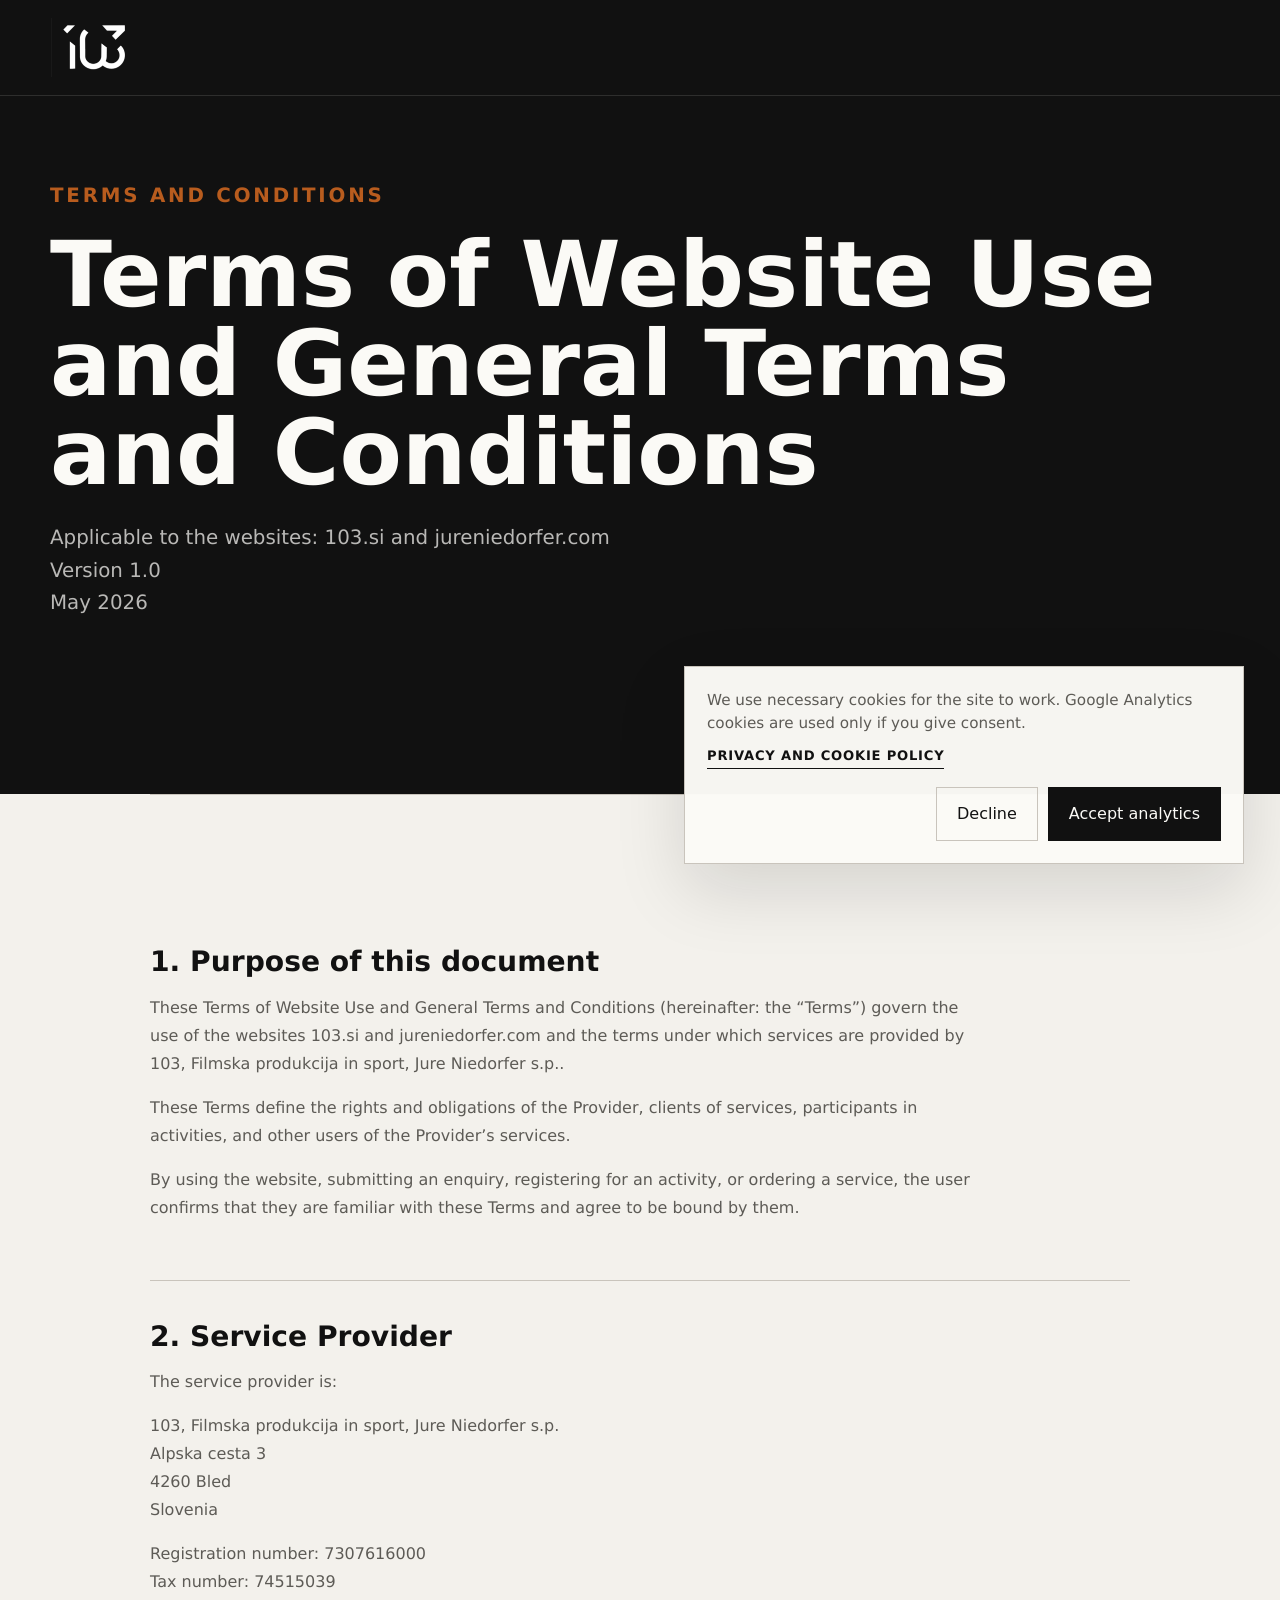
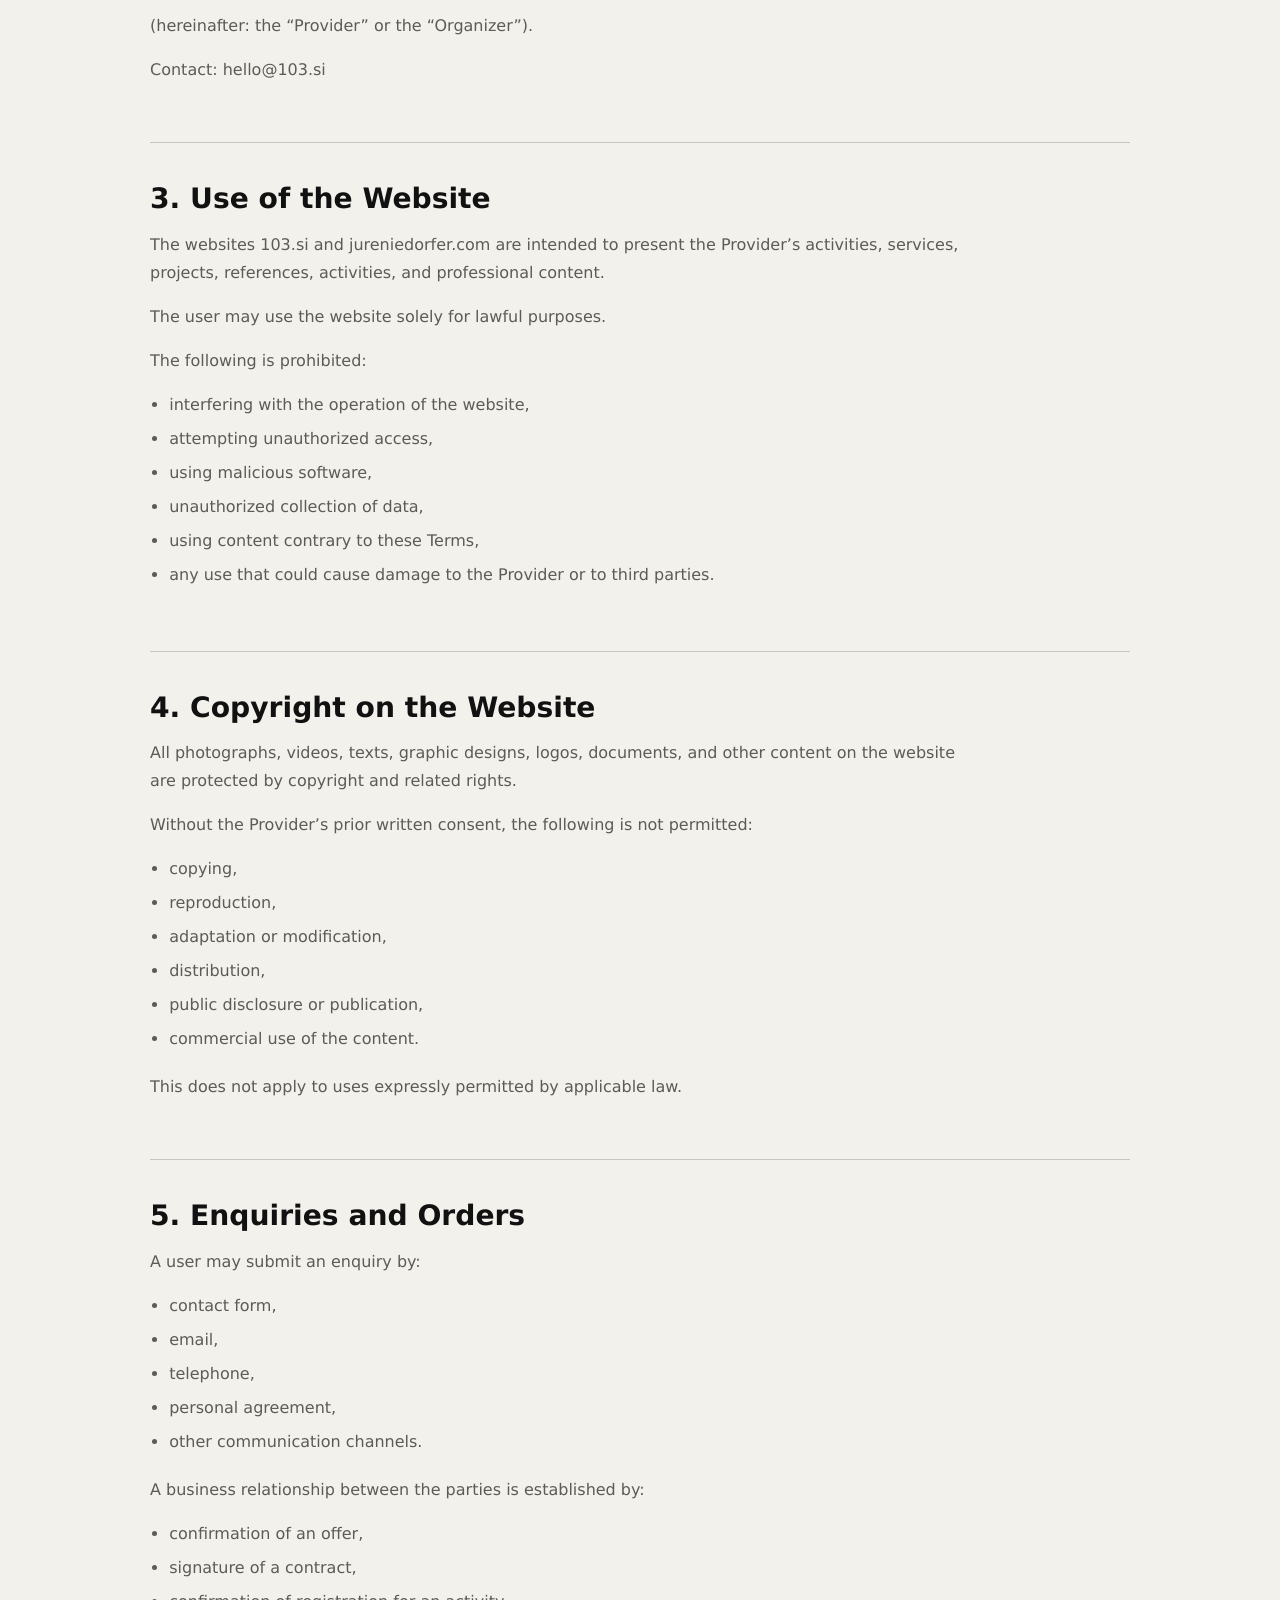
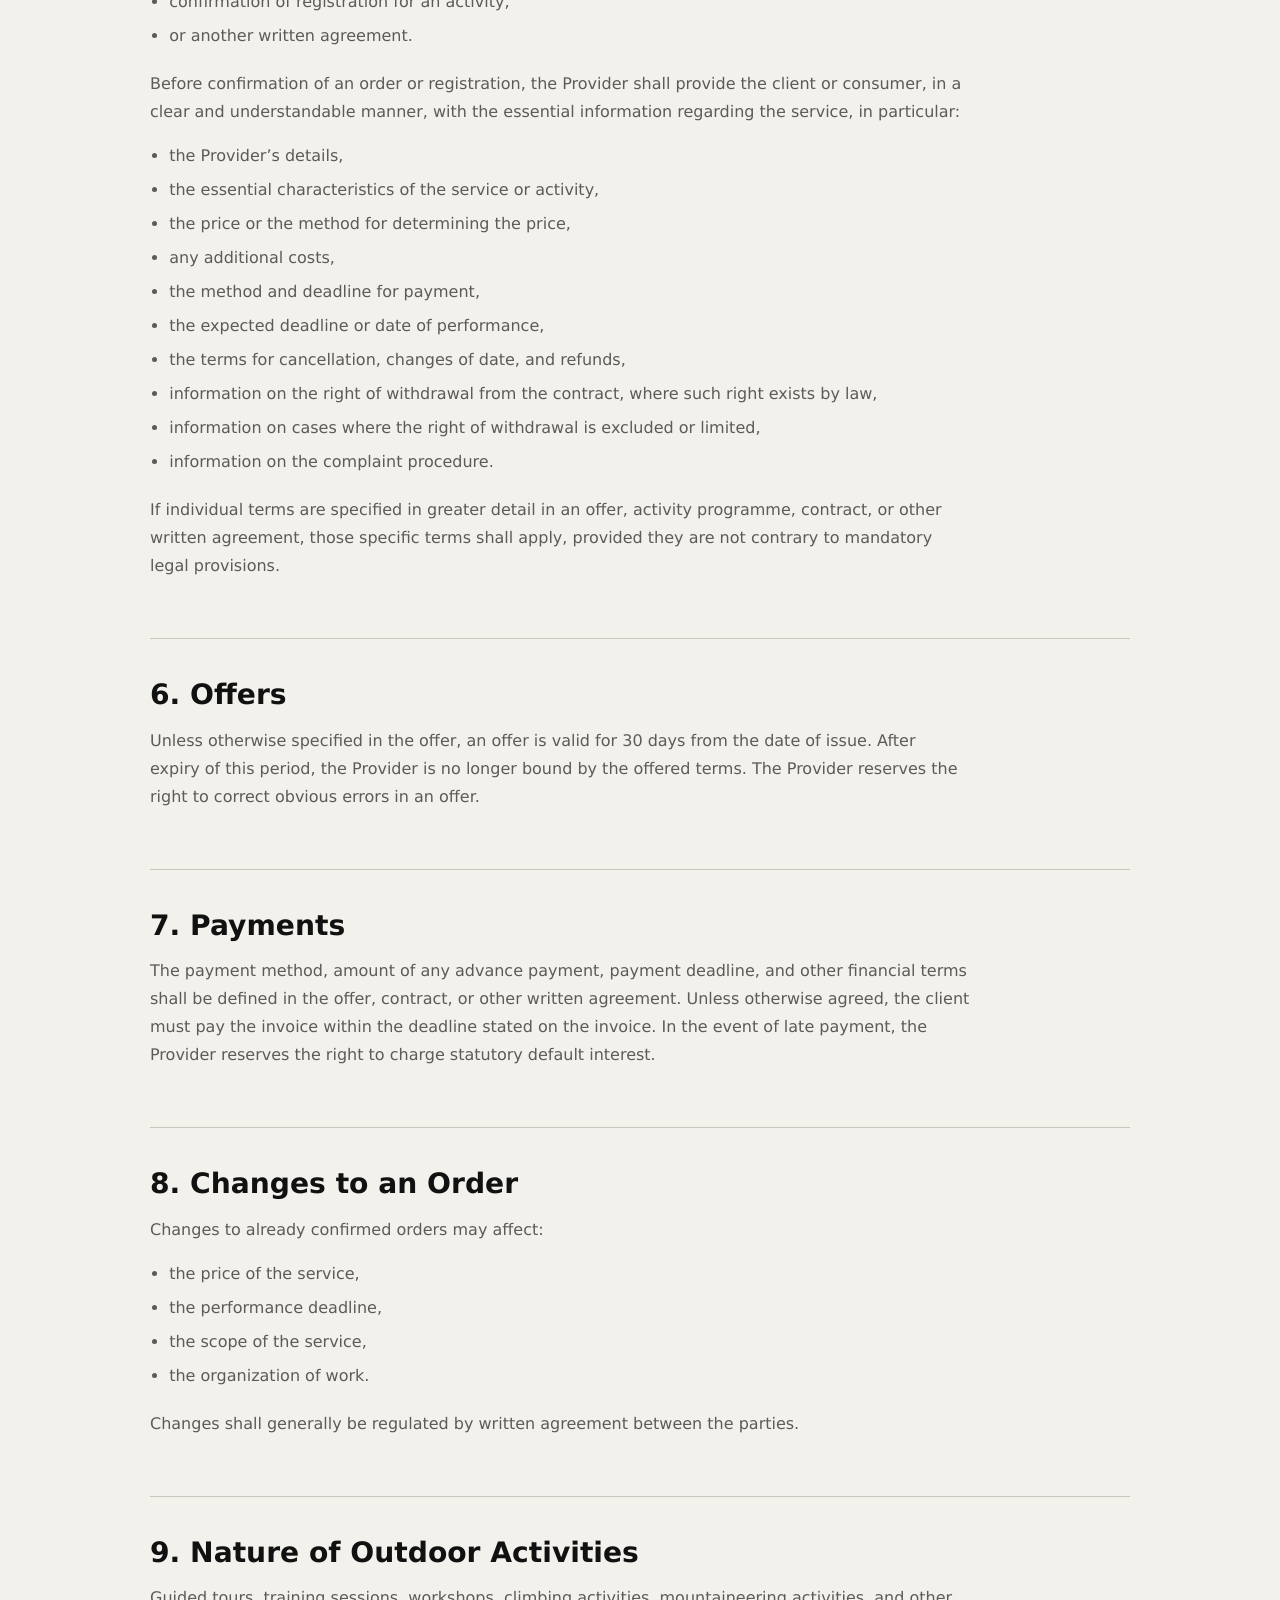
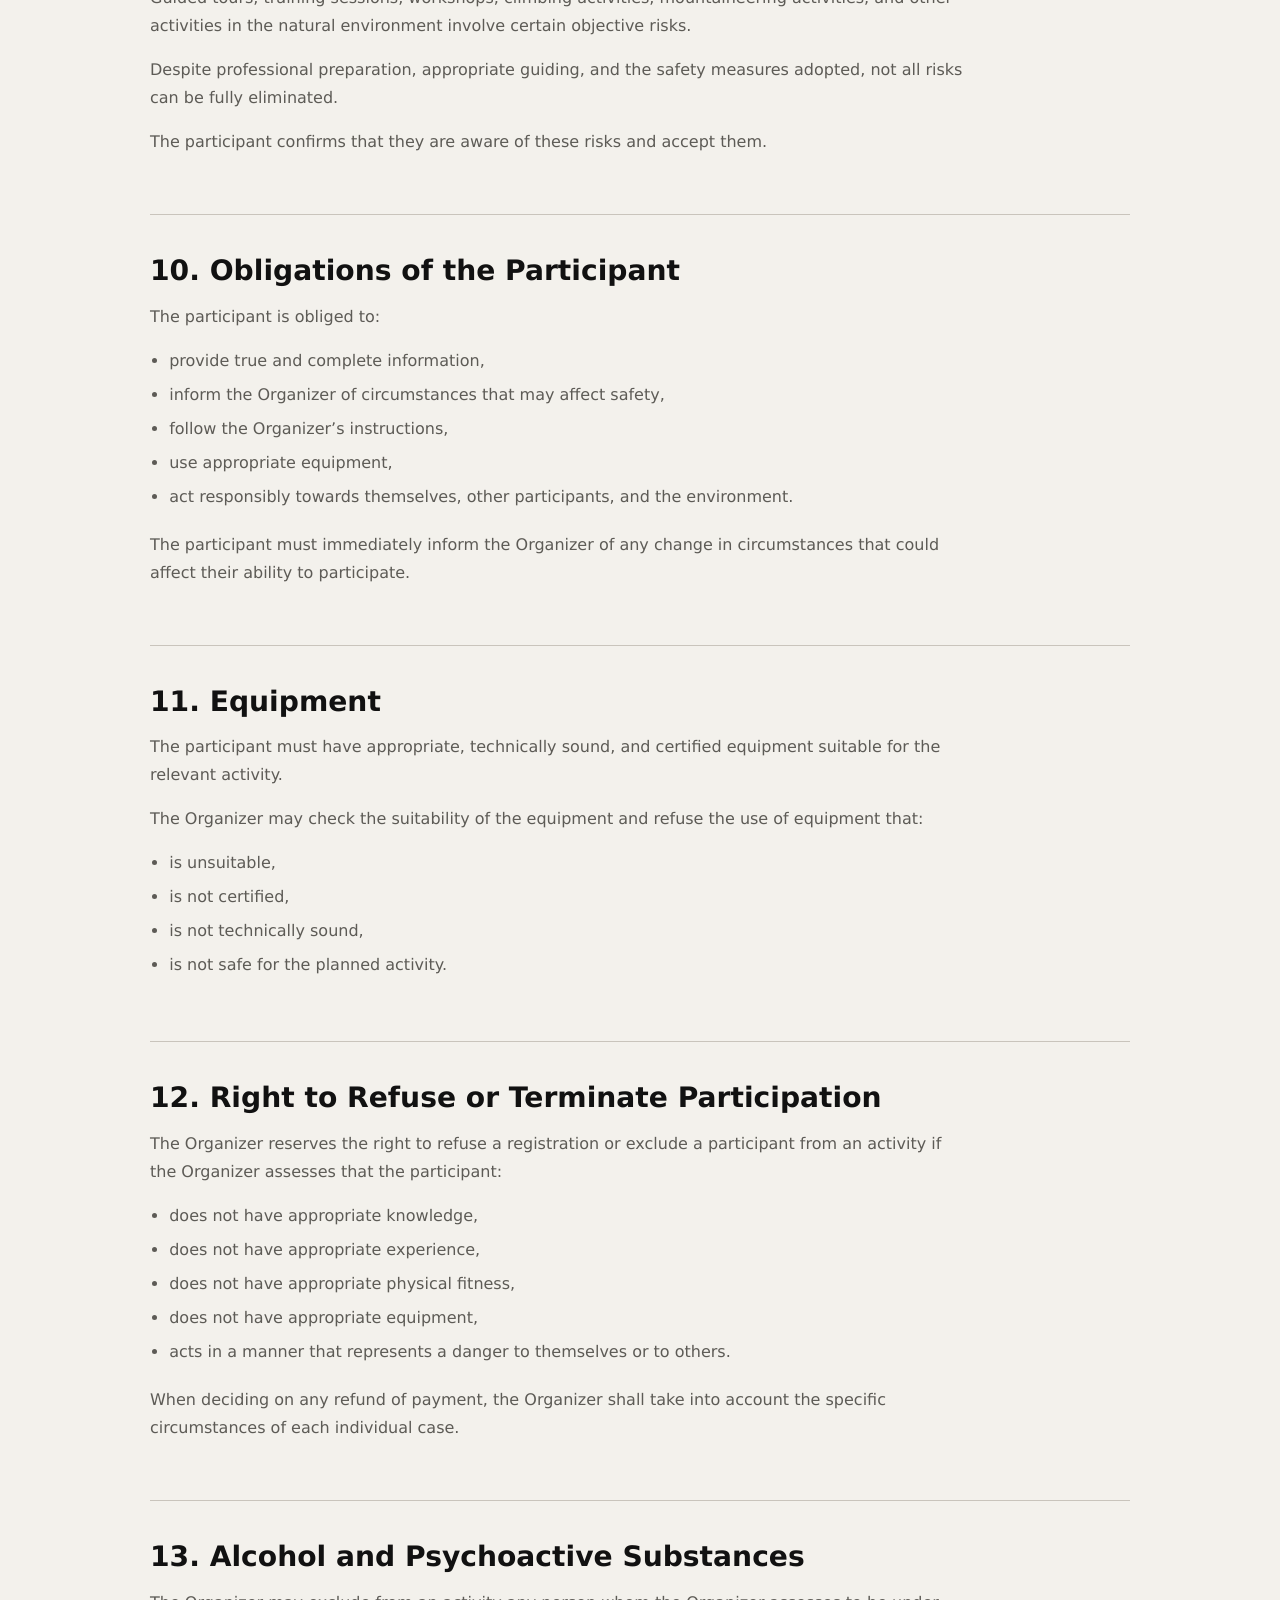
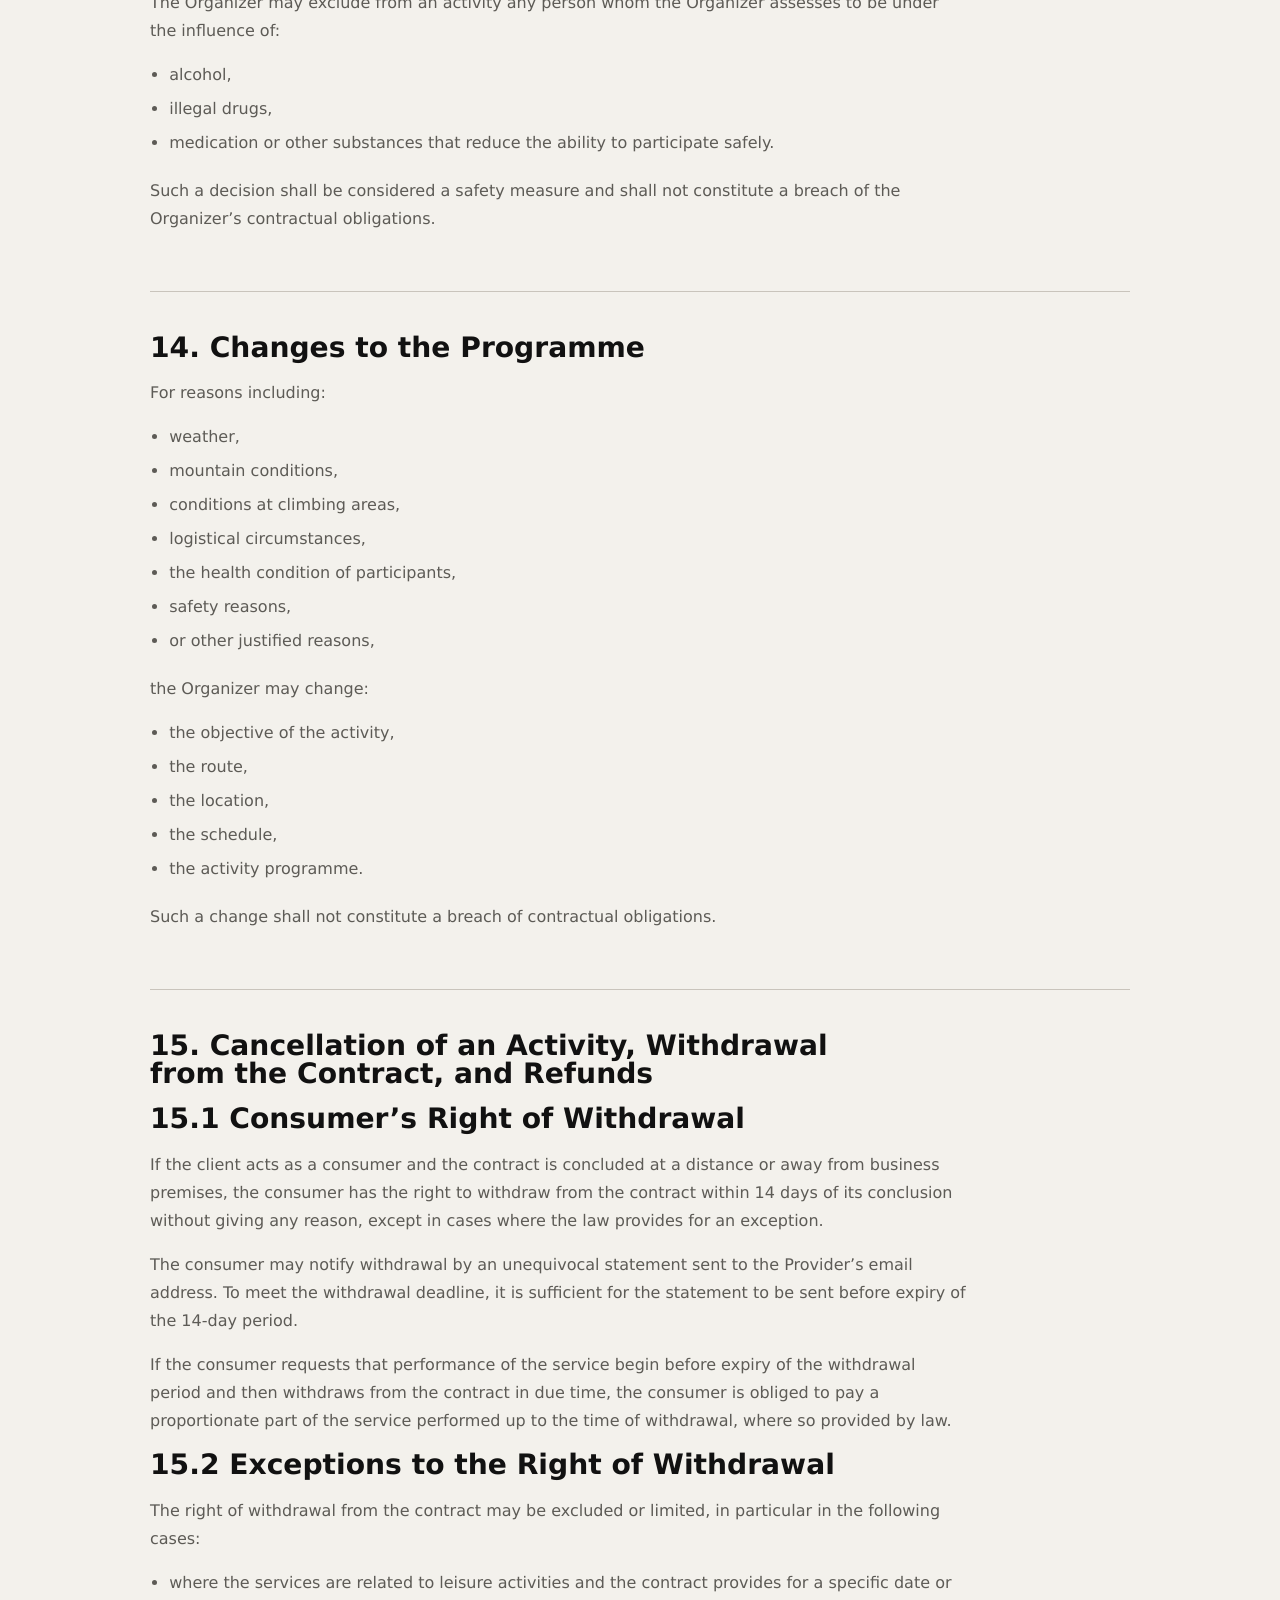
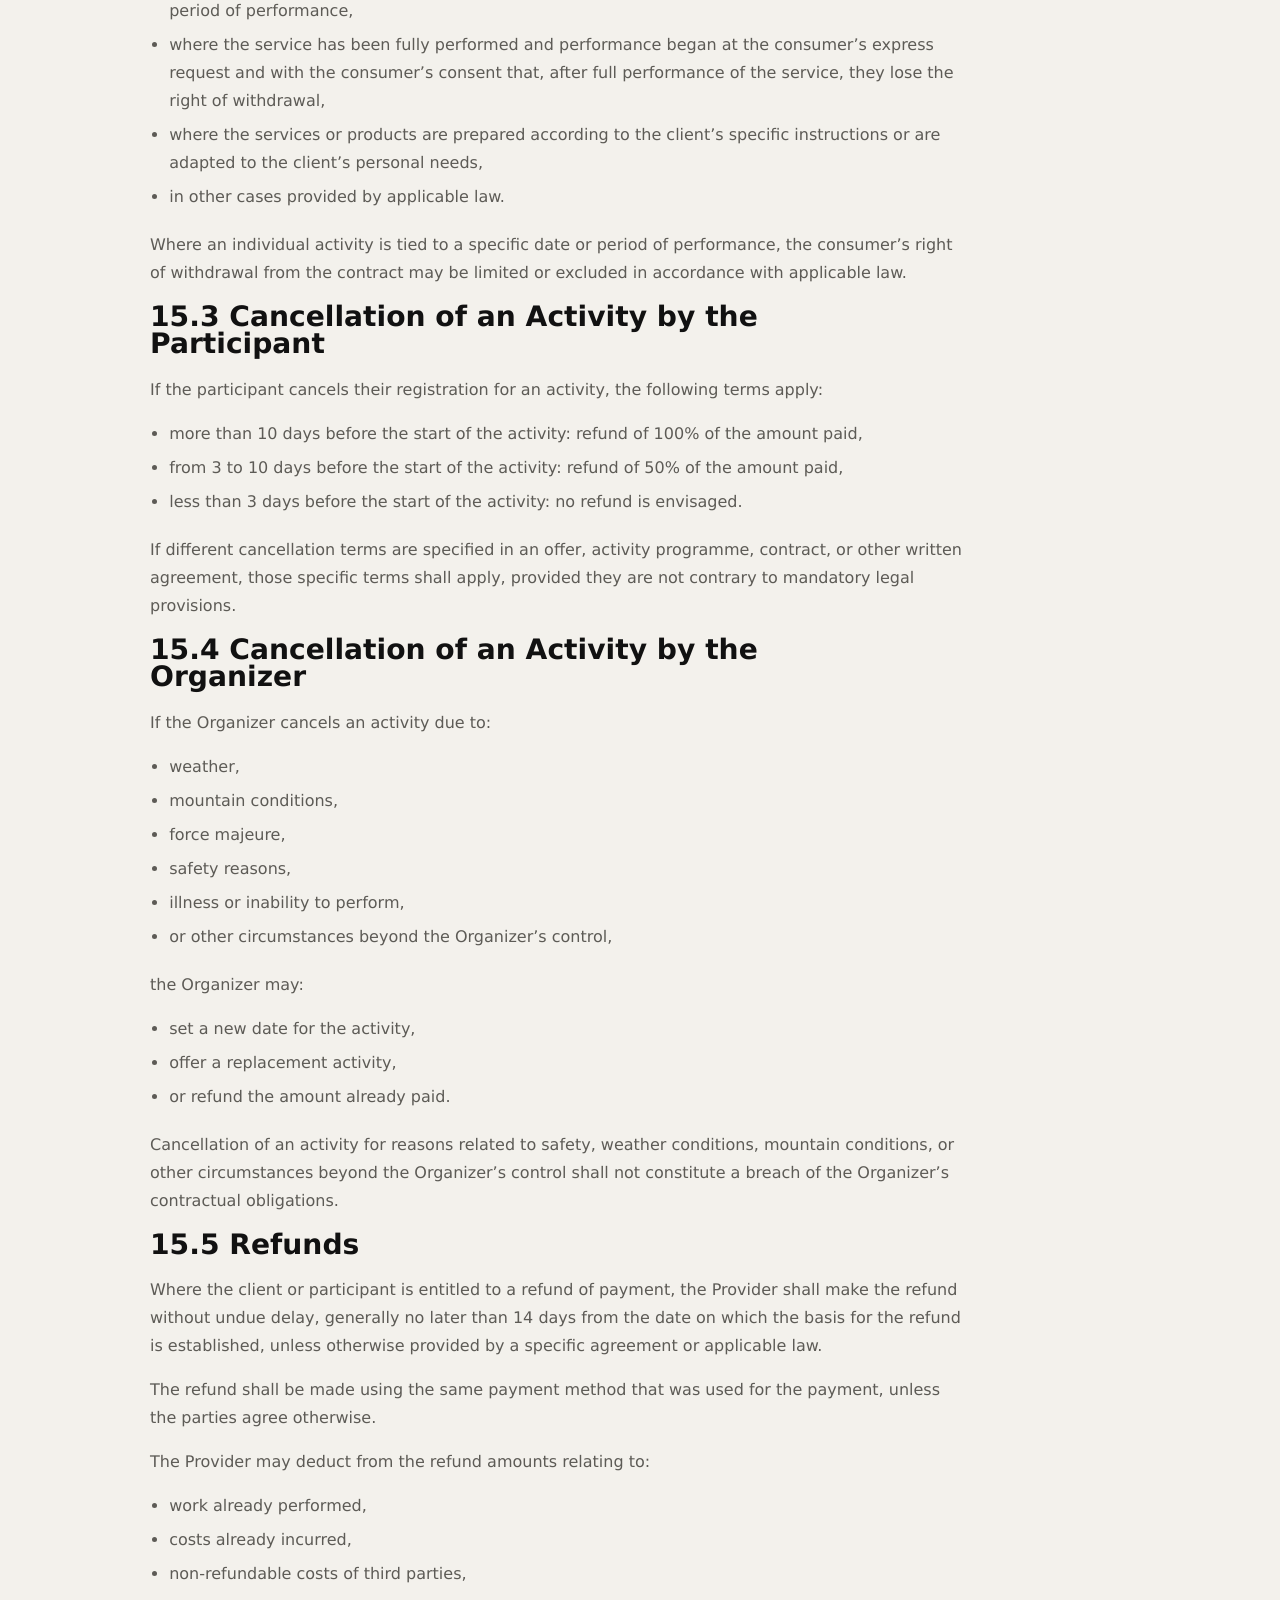
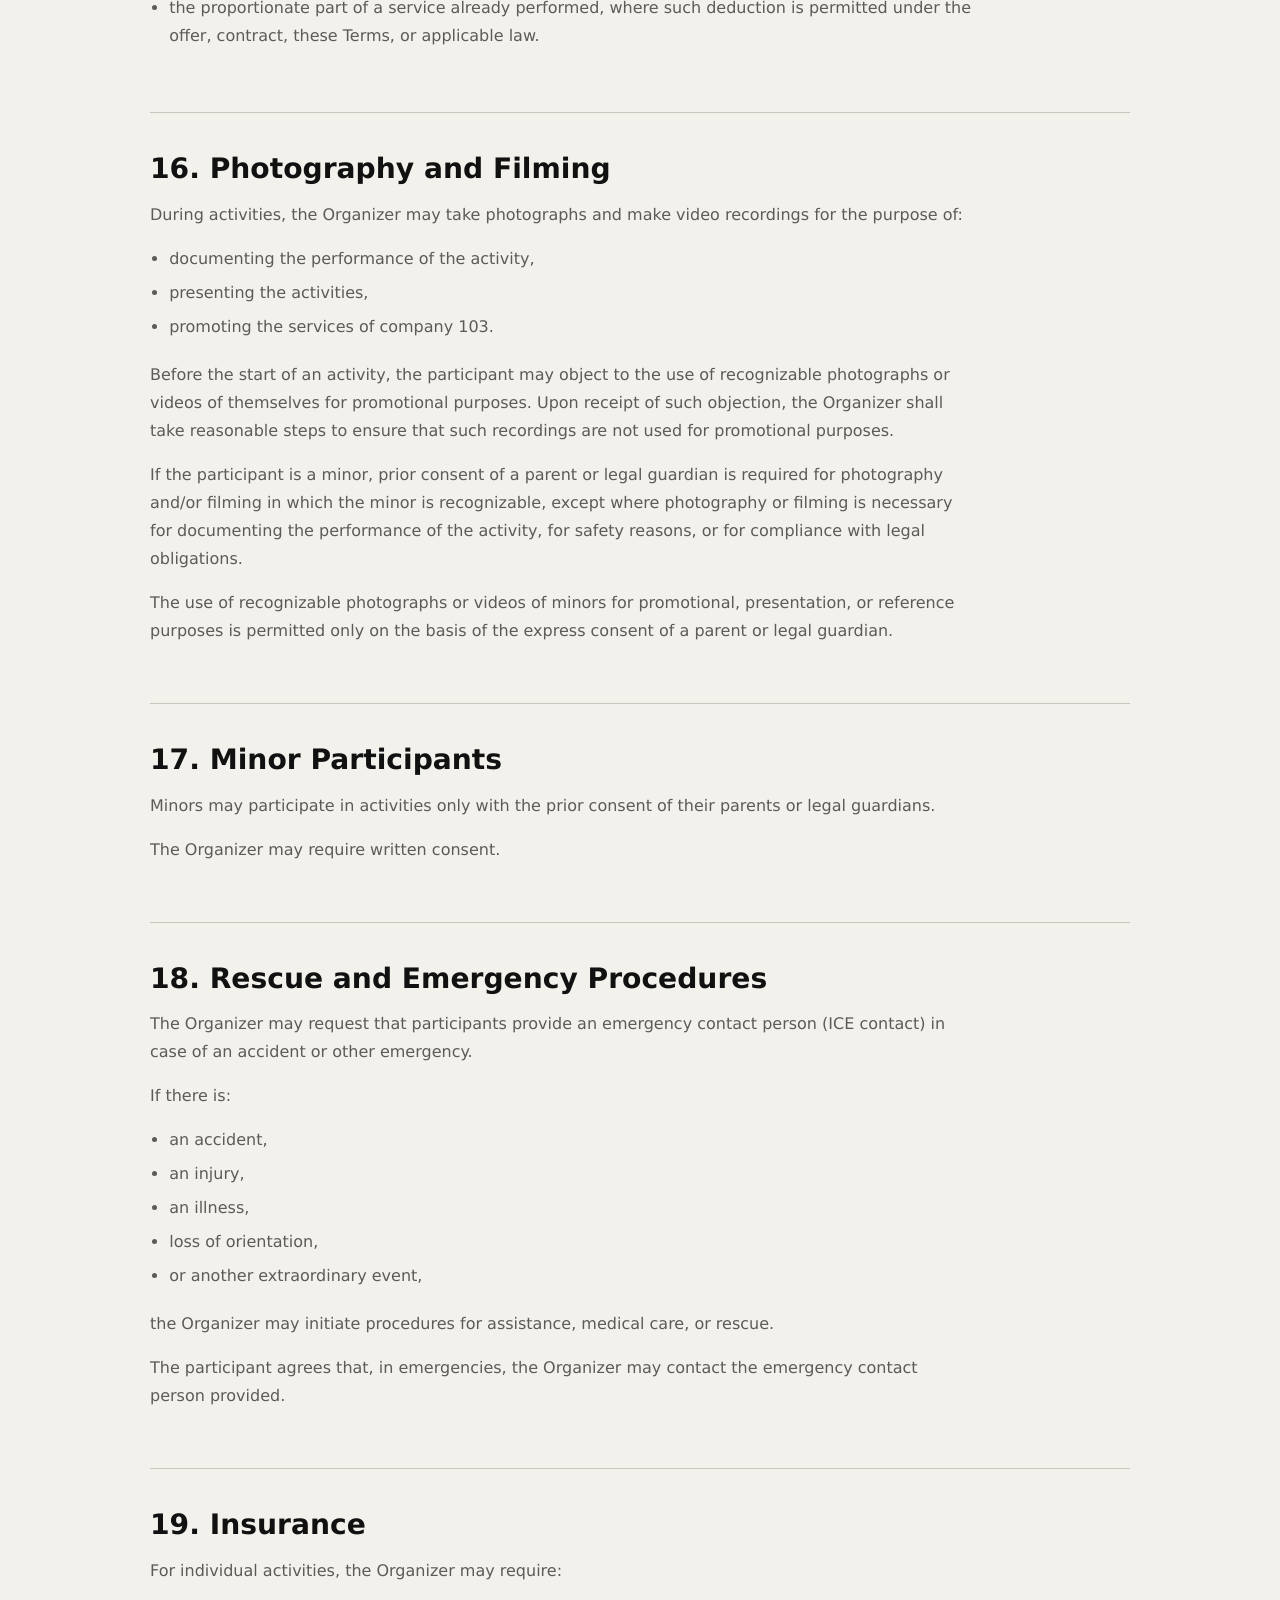
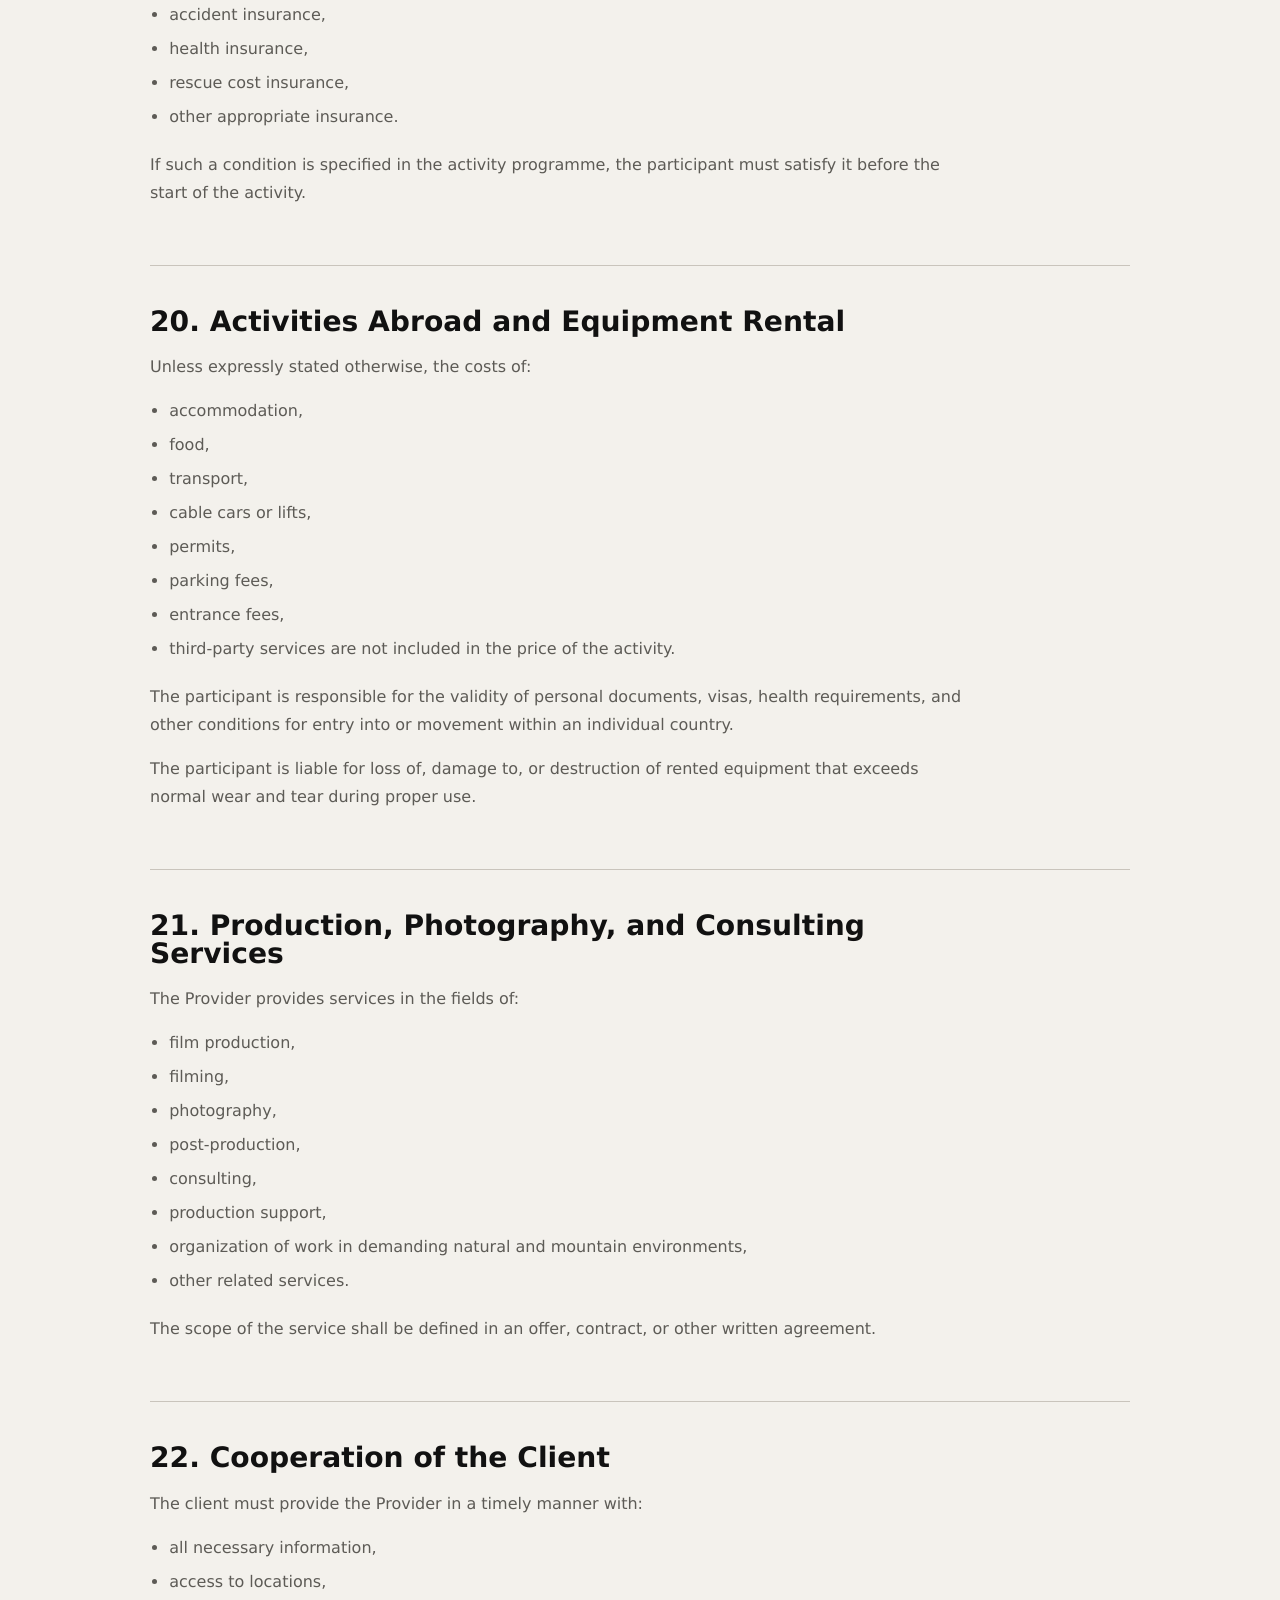
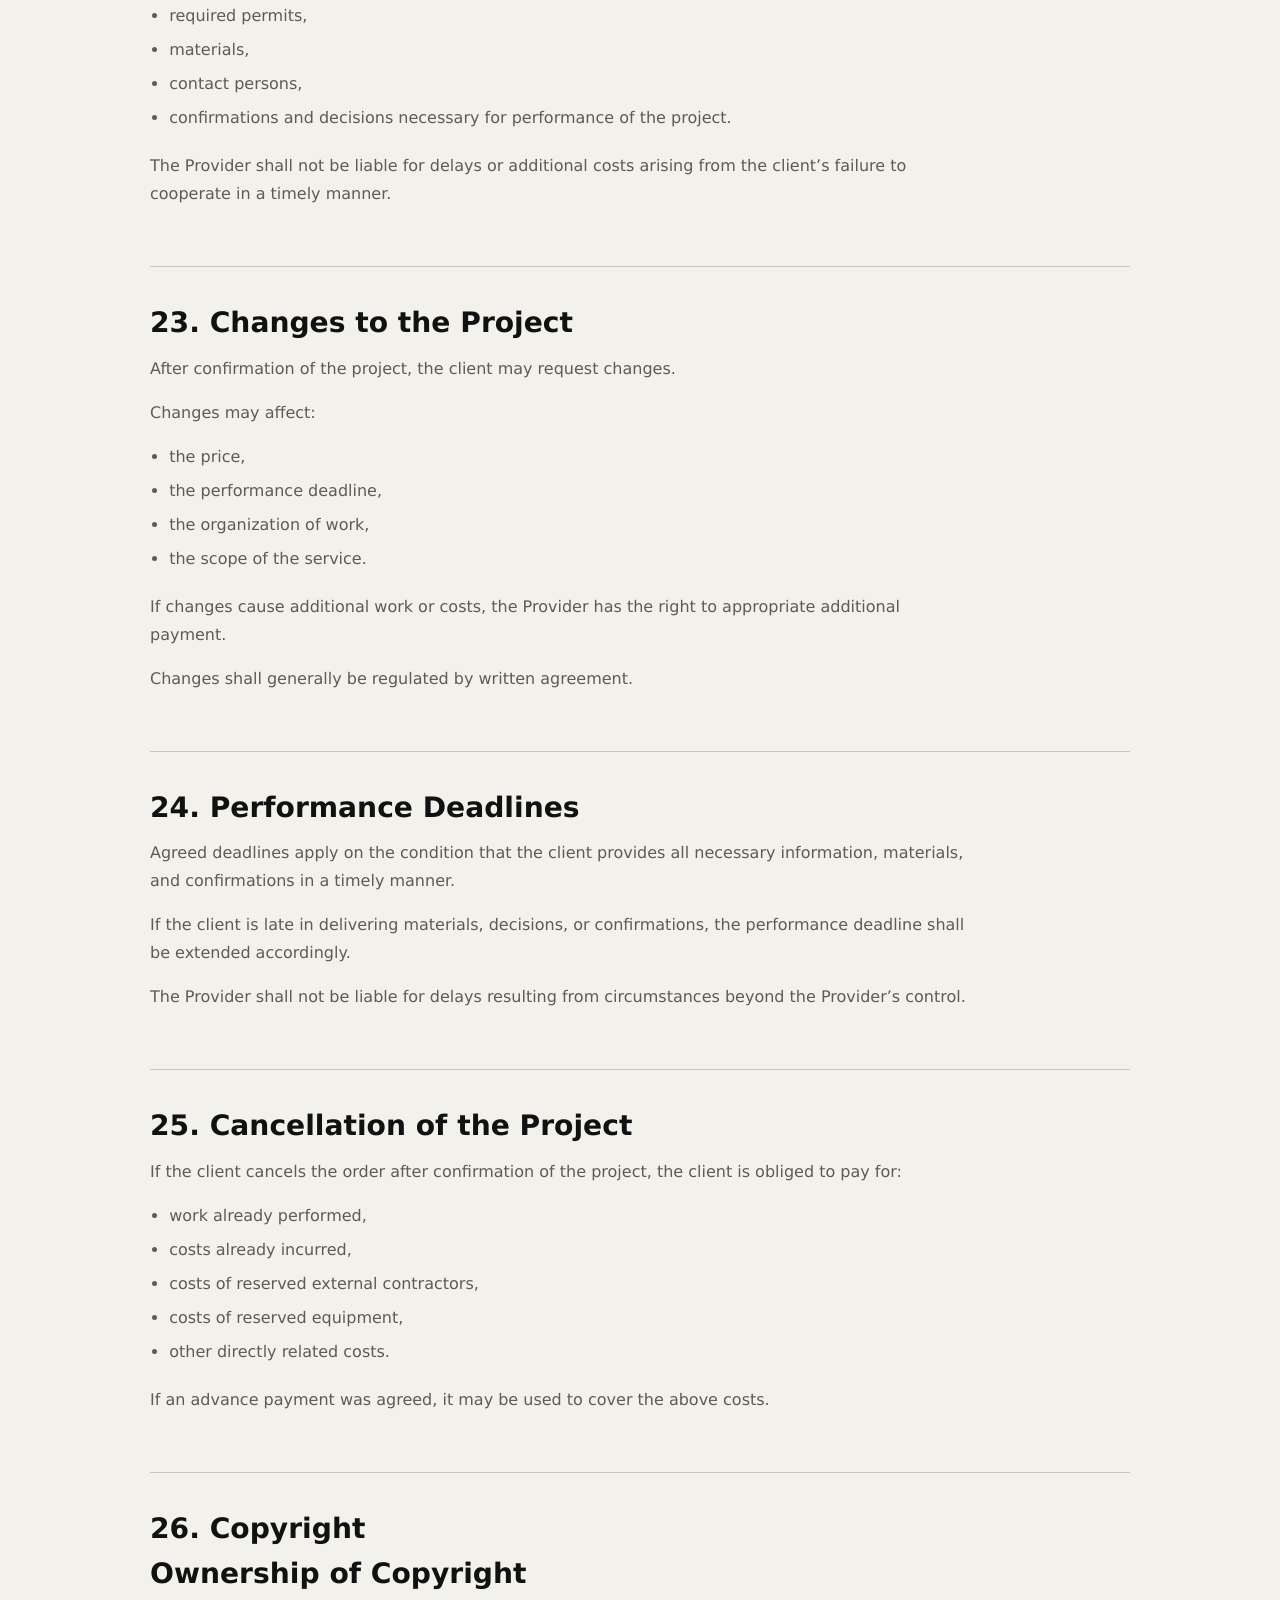
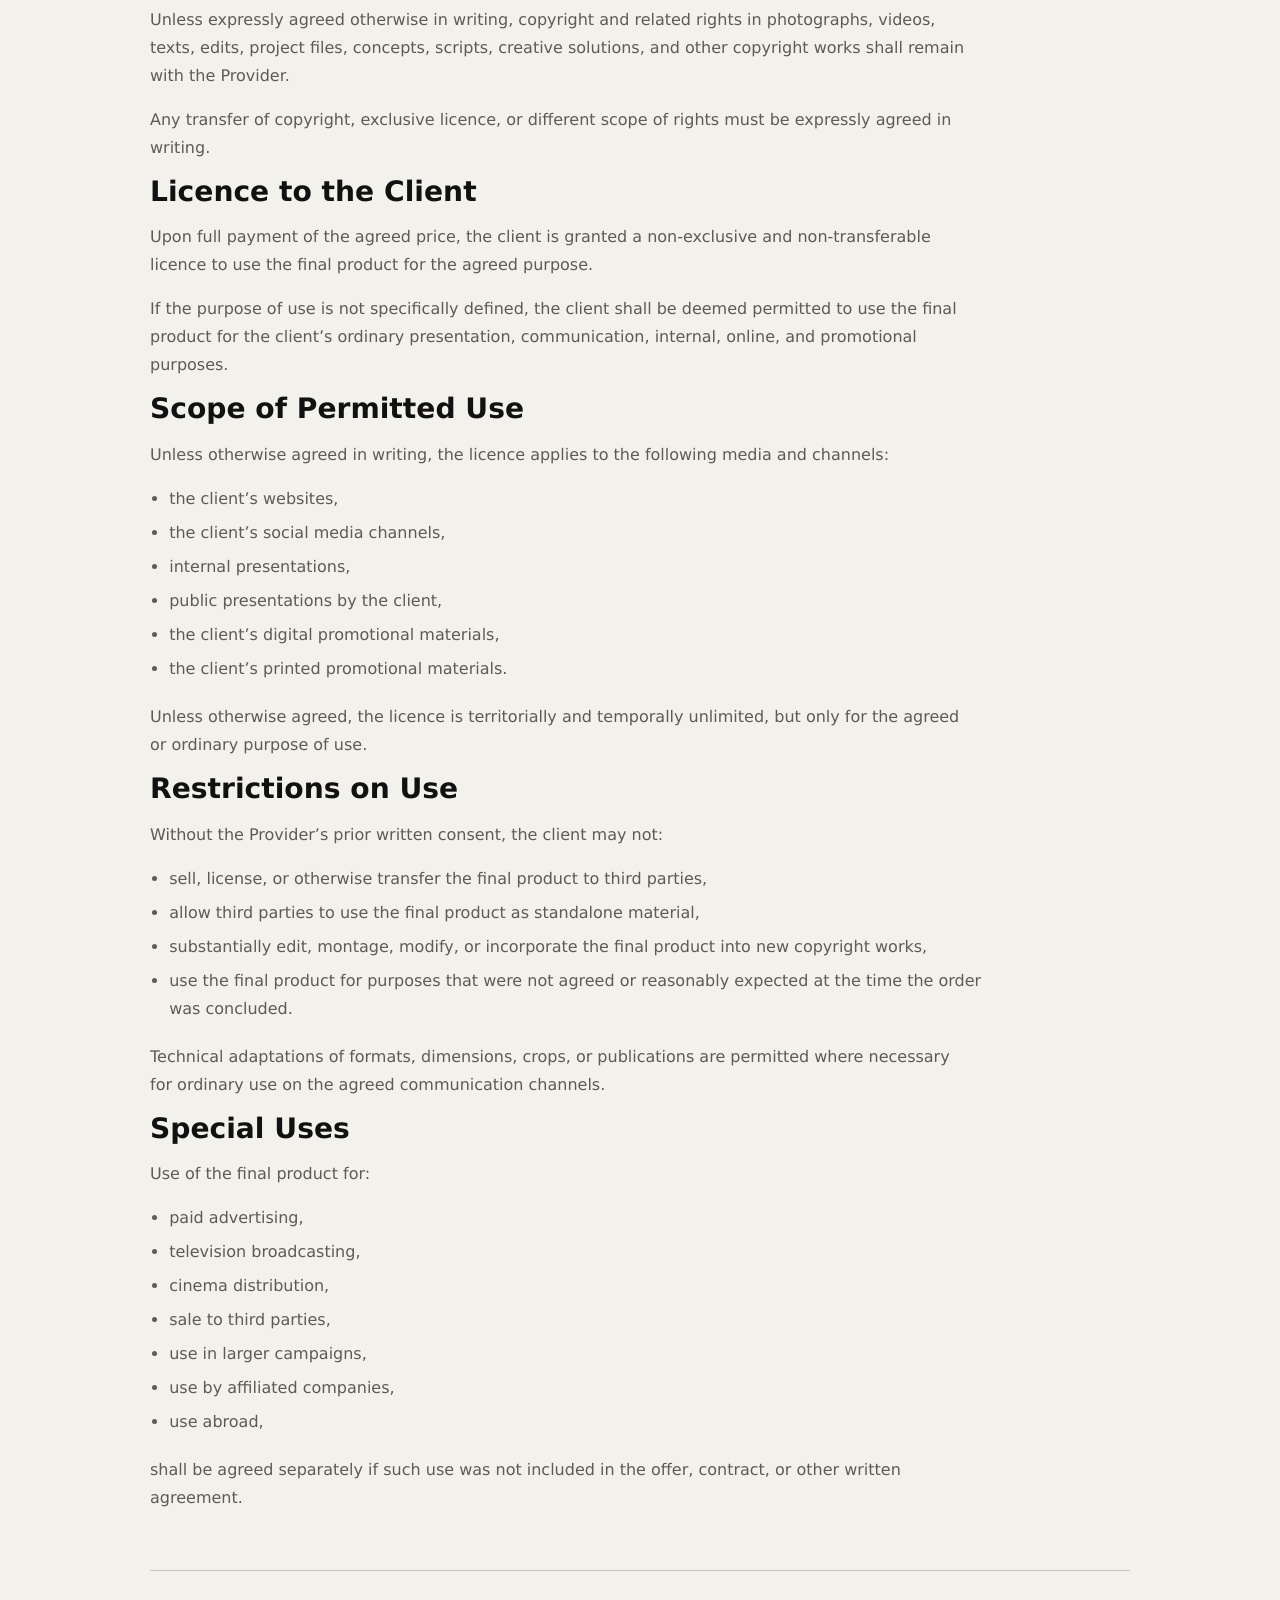
<file: terms.html>
<!doctype html>
<html lang="en">
  <head>
    <meta charset="utf-8">
    <meta name="viewport" content="width=device-width, initial-scale=1">
    <title>Terms and Conditions | 103</title>
    <link rel="stylesheet" href="styles.css">
  </head>
  <body>
    <header class="site-header" data-header>
      <a class="brand" href="index.html" aria-label="103 home"><img src="assets/logo-103.png" width="304" height="235" alt=""><span class="sr-only">103</span></a>
    </header>

    <main>
      <section class="page-hero section">
        <p class="eyebrow">Terms and Conditions</p>
        <h1>Terms of Website Use and General Terms and Conditions</h1>
        <p>Applicable to the websites: 103.si and jureniedorfer.com<br>Version 1.0<br>May 2026</p>
      </section>

      <section class="section legal-doc">
        <article class="legal-block">
          <h2>1. Purpose of this document</h2>
          <p>These Terms of Website Use and General Terms and Conditions (hereinafter: the “Terms”) govern the use of the websites 103.si and jureniedorfer.com and the terms under which services are provided by 103, Filmska produkcija in sport, Jure Niedorfer s.p..</p>
          <p>These Terms define the rights and obligations of the Provider, clients of services, participants in activities, and other users of the Provider’s services.</p>
          <p>By using the website, submitting an enquiry, registering for an activity, or ordering a service, the user confirms that they are familiar with these Terms and agree to be bound by them.</p>
        </article>
        <article class="legal-block">
          <h2>2. Service Provider</h2>
          <p>The service provider is:</p>
          <p>103, Filmska produkcija in sport, Jure Niedorfer s.p.<br>Alpska cesta 3<br>4260 Bled<br>Slovenia</p>
          <p>Registration number: 7307616000<br>Tax number: 74515039</p>
          <p>(hereinafter: the “Provider” or the “Organizer”).</p>
          <p>Contact: hello@103.si</p>
        </article>
        <article class="legal-block">
          <h2>3. Use of the Website</h2>
          <p>The websites 103.si and jureniedorfer.com are intended to present the Provider’s activities, services, projects, references, activities, and professional content.</p>
          <p>The user may use the website solely for lawful purposes.</p>
          <p>The following is prohibited:</p>
          <ul>
            <li>interfering with the operation of the website,</li>
            <li>attempting unauthorized access,</li>
            <li>using malicious software,</li>
            <li>unauthorized collection of data,</li>
            <li>using content contrary to these Terms,</li>
            <li>any use that could cause damage to the Provider or to third parties.</li>
          </ul>
        </article>
        <article class="legal-block">
          <h2>4. Copyright on the Website</h2>
          <p>All photographs, videos, texts, graphic designs, logos, documents, and other content on the website are protected by copyright and related rights.</p>
          <p>Without the Provider’s prior written consent, the following is not permitted:</p>
          <ul>
            <li>copying,</li>
            <li>reproduction,</li>
            <li>adaptation or modification,</li>
            <li>distribution,</li>
            <li>public disclosure or publication,</li>
            <li>commercial use of the content.</li>
          </ul>
          <p>This does not apply to uses expressly permitted by applicable law.</p>
        </article>
        <article class="legal-block">
          <h2>5. Enquiries and Orders</h2>
          <p>A user may submit an enquiry by:</p>
          <ul>
            <li>contact form,</li>
            <li>email,</li>
            <li>telephone,</li>
            <li>personal agreement,</li>
            <li>other communication channels.</li>
          </ul>
          <p>A business relationship between the parties is established by:</p>
          <ul>
            <li>confirmation of an offer,</li>
            <li>signature of a contract,</li>
            <li>confirmation of registration for an activity,</li>
            <li>or another written agreement.</li>
          </ul>
          <p>Before confirmation of an order or registration, the Provider shall provide the client or consumer, in a clear and understandable manner, with the essential information regarding the service, in particular:</p>
          <ul>
            <li>the Provider’s details,</li>
            <li>the essential characteristics of the service or activity,</li>
            <li>the price or the method for determining the price,</li>
            <li>any additional costs,</li>
            <li>the method and deadline for payment,</li>
            <li>the expected deadline or date of performance,</li>
            <li>the terms for cancellation, changes of date, and refunds,</li>
            <li>information on the right of withdrawal from the contract, where such right exists by law,</li>
            <li>information on cases where the right of withdrawal is excluded or limited,</li>
            <li>information on the complaint procedure.</li>
          </ul>
          <p>If individual terms are specified in greater detail in an offer, activity programme, contract, or other written agreement, those specific terms shall apply, provided they are not contrary to mandatory legal provisions.</p>
        </article>
        <article class="legal-block">
          <h2>6. Offers</h2>
          <p>Unless otherwise specified in the offer, an offer is valid for 30 days from the date of issue. After expiry of this period, the Provider is no longer bound by the offered terms. The Provider reserves the right to correct obvious errors in an offer.</p>
        </article>
        <article class="legal-block">
          <h2>7. Payments</h2>
          <p>The payment method, amount of any advance payment, payment deadline, and other financial terms shall be defined in the offer, contract, or other written agreement. Unless otherwise agreed, the client must pay the invoice within the deadline stated on the invoice. In the event of late payment, the Provider reserves the right to charge statutory default interest.</p>
        </article>
        <article class="legal-block">
          <h2>8. Changes to an Order</h2>
          <p>Changes to already confirmed orders may affect:</p>
          <ul>
            <li>the price of the service,</li>
            <li>the performance deadline,</li>
            <li>the scope of the service,</li>
            <li>the organization of work.</li>
          </ul>
          <p>Changes shall generally be regulated by written agreement between the parties.</p>
        </article>
        <article class="legal-block">
          <h2>9. Nature of Outdoor Activities</h2>
          <p>Guided tours, training sessions, workshops, climbing activities, mountaineering activities, and other activities in the natural environment involve certain objective risks.</p>
          <p>Despite professional preparation, appropriate guiding, and the safety measures adopted, not all risks can be fully eliminated.</p>
          <p>The participant confirms that they are aware of these risks and accept them.</p>
        </article>
        <article class="legal-block">
          <h2>10. Obligations of the Participant</h2>
          <p>The participant is obliged to:</p>
          <ul>
            <li>provide true and complete information,</li>
            <li>inform the Organizer of circumstances that may affect safety,</li>
            <li>follow the Organizer’s instructions,</li>
            <li>use appropriate equipment,</li>
            <li>act responsibly towards themselves, other participants, and the environment.</li>
          </ul>
          <p>The participant must immediately inform the Organizer of any change in circumstances that could affect their ability to participate.</p>
        </article>
        <article class="legal-block">
          <h2>11. Equipment</h2>
          <p>The participant must have appropriate, technically sound, and certified equipment suitable for the relevant activity.</p>
          <p>The Organizer may check the suitability of the equipment and refuse the use of equipment that:</p>
          <ul>
            <li>is unsuitable,</li>
            <li>is not certified,</li>
            <li>is not technically sound,</li>
            <li>is not safe for the planned activity.</li>
          </ul>
        </article>
        <article class="legal-block">
          <h2>12. Right to Refuse or Terminate Participation</h2>
          <p>The Organizer reserves the right to refuse a registration or exclude a participant from an activity if the Organizer assesses that the participant:</p>
          <ul>
            <li>does not have appropriate knowledge,</li>
            <li>does not have appropriate experience,</li>
            <li>does not have appropriate physical fitness,</li>
            <li>does not have appropriate equipment,</li>
            <li>acts in a manner that represents a danger to themselves or to others.</li>
          </ul>
          <p>When deciding on any refund of payment, the Organizer shall take into account the specific circumstances of each individual case.</p>
        </article>
        <article class="legal-block">
          <h2>13. Alcohol and Psychoactive Substances</h2>
          <p>The Organizer may exclude from an activity any person whom the Organizer assesses to be under the influence of:</p>
          <ul>
            <li>alcohol,</li>
            <li>illegal drugs,</li>
            <li>medication or other substances that reduce the ability to participate safely.</li>
          </ul>
          <p>Such a decision shall be considered a safety measure and shall not constitute a breach of the Organizer’s contractual obligations.</p>
        </article>
        <article class="legal-block">
          <h2>14. Changes to the Programme</h2>
          <p>For reasons including:</p>
          <ul>
            <li>weather,</li>
            <li>mountain conditions,</li>
            <li>conditions at climbing areas,</li>
            <li>logistical circumstances,</li>
            <li>the health condition of participants,</li>
            <li>safety reasons,</li>
            <li>or other justified reasons,</li>
          </ul>
          <p>the Organizer may change:</p>
          <ul>
            <li>the objective of the activity,</li>
            <li>the route,</li>
            <li>the location,</li>
            <li>the schedule,</li>
            <li>the activity programme.</li>
          </ul>
          <p>Such a change shall not constitute a breach of contractual obligations.</p>
        </article>
        <article class="legal-block">
          <h2>15. Cancellation of an Activity, Withdrawal from the Contract, and Refunds</h2>
          <h3>15.1 Consumer’s Right of Withdrawal</h3>
          <p>If the client acts as a consumer and the contract is concluded at a distance or away from business premises, the consumer has the right to withdraw from the contract within 14 days of its conclusion without giving any reason, except in cases where the law provides for an exception.</p>
          <p>The consumer may notify withdrawal by an unequivocal statement sent to the Provider’s email address. To meet the withdrawal deadline, it is sufficient for the statement to be sent before expiry of the 14-day period.</p>
          <p>If the consumer requests that performance of the service begin before expiry of the withdrawal period and then withdraws from the contract in due time, the consumer is obliged to pay a proportionate part of the service performed up to the time of withdrawal, where so provided by law.</p>
          <h3>15.2 Exceptions to the Right of Withdrawal</h3>
          <p>The right of withdrawal from the contract may be excluded or limited, in particular in the following cases:</p>
          <ul>
            <li>where the services are related to leisure activities and the contract provides for a specific date or period of performance,</li>
            <li>where the service has been fully performed and performance began at the consumer’s express request and with the consumer’s consent that, after full performance of the service, they lose the right of withdrawal,</li>
            <li>where the services or products are prepared according to the client’s specific instructions or are adapted to the client’s personal needs,</li>
            <li>in other cases provided by applicable law.</li>
          </ul>
          <p>Where an individual activity is tied to a specific date or period of performance, the consumer’s right of withdrawal from the contract may be limited or excluded in accordance with applicable law.</p>
          <h3>15.3 Cancellation of an Activity by the Participant</h3>
          <p>If the participant cancels their registration for an activity, the following terms apply:</p>
          <ul>
            <li>more than 10 days before the start of the activity: refund of 100% of the amount paid,</li>
            <li>from 3 to 10 days before the start of the activity: refund of 50% of the amount paid,</li>
            <li>less than 3 days before the start of the activity: no refund is envisaged.</li>
          </ul>
          <p>If different cancellation terms are specified in an offer, activity programme, contract, or other written agreement, those specific terms shall apply, provided they are not contrary to mandatory legal provisions.</p>
          <h3>15.4 Cancellation of an Activity by the Organizer</h3>
          <p>If the Organizer cancels an activity due to:</p>
          <ul>
            <li>weather,</li>
            <li>mountain conditions,</li>
            <li>force majeure,</li>
            <li>safety reasons,</li>
            <li>illness or inability to perform,</li>
            <li>or other circumstances beyond the Organizer’s control,</li>
          </ul>
          <p>the Organizer may:</p>
          <ul>
            <li>set a new date for the activity,</li>
            <li>offer a replacement activity,</li>
            <li>or refund the amount already paid.</li>
          </ul>
          <p>Cancellation of an activity for reasons related to safety, weather conditions, mountain conditions, or other circumstances beyond the Organizer’s control shall not constitute a breach of the Organizer’s contractual obligations.</p>
          <h3>15.5 Refunds</h3>
          <p>Where the client or participant is entitled to a refund of payment, the Provider shall make the refund without undue delay, generally no later than 14 days from the date on which the basis for the refund is established, unless otherwise provided by a specific agreement or applicable law.</p>
          <p>The refund shall be made using the same payment method that was used for the payment, unless the parties agree otherwise.</p>
          <p>The Provider may deduct from the refund amounts relating to:</p>
          <ul>
            <li>work already performed,</li>
            <li>costs already incurred,</li>
            <li>non-refundable costs of third parties,</li>
            <li>the proportionate part of a service already performed, where such deduction is permitted under the offer, contract, these Terms, or applicable law.</li>
          </ul>
        </article>
        <article class="legal-block">
          <h2>16. Photography and Filming</h2>
          <p>During activities, the Organizer may take photographs and make video recordings for the purpose of:</p>
          <ul>
            <li>documenting the performance of the activity,</li>
            <li>presenting the activities,</li>
            <li>promoting the services of company 103.</li>
          </ul>
          <p>Before the start of an activity, the participant may object to the use of recognizable photographs or videos of themselves for promotional purposes. Upon receipt of such objection, the Organizer shall take reasonable steps to ensure that such recordings are not used for promotional purposes.</p>
          <p>If the participant is a minor, prior consent of a parent or legal guardian is required for photography and/or filming in which the minor is recognizable, except where photography or filming is necessary for documenting the performance of the activity, for safety reasons, or for compliance with legal obligations.</p>
          <p>The use of recognizable photographs or videos of minors for promotional, presentation, or reference purposes is permitted only on the basis of the express consent of a parent or legal guardian.</p>
        </article>
        <article class="legal-block">
          <h2>17. Minor Participants</h2>
          <p>Minors may participate in activities only with the prior consent of their parents or legal guardians.</p>
          <p>The Organizer may require written consent.</p>
        </article>
        <article class="legal-block">
          <h2>18. Rescue and Emergency Procedures</h2>
          <p>The Organizer may request that participants provide an emergency contact person (ICE contact) in case of an accident or other emergency.</p>
          <p>If there is:</p>
          <ul>
            <li>an accident,</li>
            <li>an injury,</li>
            <li>an illness,</li>
            <li>loss of orientation,</li>
            <li>or another extraordinary event,</li>
          </ul>
          <p>the Organizer may initiate procedures for assistance, medical care, or rescue.</p>
          <p>The participant agrees that, in emergencies, the Organizer may contact the emergency contact person provided.</p>
        </article>
        <article class="legal-block">
          <h2>19. Insurance</h2>
          <p>For individual activities, the Organizer may require:</p>
          <ul>
            <li>accident insurance,</li>
            <li>health insurance,</li>
            <li>rescue cost insurance,</li>
            <li>other appropriate insurance.</li>
          </ul>
          <p>If such a condition is specified in the activity programme, the participant must satisfy it before the start of the activity.</p>
        </article>
        <article class="legal-block">
          <h2>20. Activities Abroad and Equipment Rental</h2>
          <p>Unless expressly stated otherwise, the costs of:</p>
          <ul>
            <li>accommodation,</li>
            <li>food,</li>
            <li>transport,</li>
            <li>cable cars or lifts,</li>
            <li>permits,</li>
            <li>parking fees,</li>
            <li>entrance fees,</li>
            <li>third-party services are not included in the price of the activity.</li>
          </ul>
          <p>The participant is responsible for the validity of personal documents, visas, health requirements, and other conditions for entry into or movement within an individual country.</p>
          <p>The participant is liable for loss of, damage to, or destruction of rented equipment that exceeds normal wear and tear during proper use.</p>
        </article>
        <article class="legal-block">
          <h2>21. Production, Photography, and Consulting Services</h2>
          <p>The Provider provides services in the fields of:</p>
          <ul>
            <li>film production,</li>
            <li>filming,</li>
            <li>photography,</li>
            <li>post-production,</li>
            <li>consulting,</li>
            <li>production support,</li>
            <li>organization of work in demanding natural and mountain environments,</li>
            <li>other related services.</li>
          </ul>
          <p>The scope of the service shall be defined in an offer, contract, or other written agreement.</p>
        </article>
        <article class="legal-block">
          <h2>22. Cooperation of the Client</h2>
          <p>The client must provide the Provider in a timely manner with:</p>
          <ul>
            <li>all necessary information,</li>
            <li>access to locations,</li>
            <li>required permits,</li>
            <li>materials,</li>
            <li>contact persons,</li>
            <li>confirmations and decisions necessary for performance of the project.</li>
          </ul>
          <p>The Provider shall not be liable for delays or additional costs arising from the client’s failure to cooperate in a timely manner.</p>
        </article>
        <article class="legal-block">
          <h2>23. Changes to the Project</h2>
          <p>After confirmation of the project, the client may request changes.</p>
          <p>Changes may affect:</p>
          <ul>
            <li>the price,</li>
            <li>the performance deadline,</li>
            <li>the organization of work,</li>
            <li>the scope of the service.</li>
          </ul>
          <p>If changes cause additional work or costs, the Provider has the right to appropriate additional payment.</p>
          <p>Changes shall generally be regulated by written agreement.</p>
        </article>
        <article class="legal-block">
          <h2>24. Performance Deadlines</h2>
          <p>Agreed deadlines apply on the condition that the client provides all necessary information, materials, and confirmations in a timely manner.</p>
          <p>If the client is late in delivering materials, decisions, or confirmations, the performance deadline shall be extended accordingly.</p>
          <p>The Provider shall not be liable for delays resulting from circumstances beyond the Provider’s control.</p>
        </article>
        <article class="legal-block">
          <h2>25. Cancellation of the Project</h2>
          <p>If the client cancels the order after confirmation of the project, the client is obliged to pay for:</p>
          <ul>
            <li>work already performed,</li>
            <li>costs already incurred,</li>
            <li>costs of reserved external contractors,</li>
            <li>costs of reserved equipment,</li>
            <li>other directly related costs.</li>
          </ul>
          <p>If an advance payment was agreed, it may be used to cover the above costs.</p>
        </article>
        <article class="legal-block">
          <h2>26. Copyright</h2>
          <h3>Ownership of Copyright</h3>
          <p>Unless expressly agreed otherwise in writing, copyright and related rights in photographs, videos, texts, edits, project files, concepts, scripts, creative solutions, and other copyright works shall remain with the Provider.</p>
          <p>Any transfer of copyright, exclusive licence, or different scope of rights must be expressly agreed in writing.</p>
          <h3>Licence to the Client</h3>
          <p>Upon full payment of the agreed price, the client is granted a non-exclusive and non-transferable licence to use the final product for the agreed purpose.</p>
          <p>If the purpose of use is not specifically defined, the client shall be deemed permitted to use the final product for the client’s ordinary presentation, communication, internal, online, and promotional purposes.</p>
          <h3>Scope of Permitted Use</h3>
          <p>Unless otherwise agreed in writing, the licence applies to the following media and channels:</p>
          <ul>
            <li>the client’s websites,</li>
            <li>the client’s social media channels,</li>
            <li>internal presentations,</li>
            <li>public presentations by the client,</li>
            <li>the client’s digital promotional materials,</li>
            <li>the client’s printed promotional materials.</li>
          </ul>
          <p>Unless otherwise agreed, the licence is territorially and temporally unlimited, but only for the agreed or ordinary purpose of use.</p>
          <h3>Restrictions on Use</h3>
          <p>Without the Provider’s prior written consent, the client may not:</p>
          <ul>
            <li>sell, license, or otherwise transfer the final product to third parties,</li>
            <li>allow third parties to use the final product as standalone material,</li>
            <li>substantially edit, montage, modify, or incorporate the final product into new copyright works,</li>
            <li>use the final product for purposes that were not agreed or reasonably expected at the time the order was concluded.</li>
          </ul>
          <p>Technical adaptations of formats, dimensions, crops, or publications are permitted where necessary for ordinary use on the agreed communication channels.</p>
          <h3>Special Uses</h3>
          <p>Use of the final product for:</p>
          <ul>
            <li>paid advertising,</li>
            <li>television broadcasting,</li>
            <li>cinema distribution,</li>
            <li>sale to third parties,</li>
            <li>use in larger campaigns,</li>
            <li>use by affiliated companies,</li>
            <li>use abroad,</li>
          </ul>
          <p>shall be agreed separately if such use was not included in the offer, contract, or other written agreement.</p>
        </article>
        <article class="legal-block">
          <h2>27. Raw Footage and Project Files</h2>
          <p>Unless expressly agreed otherwise in writing:</p>
          <ul>
            <li>raw footage is not part of the final product,</li>
            <li>the Provider is not obliged to hand over source project files,</li>
            <li>the Provider is not obliged to hand over working materials,</li>
            <li>the Provider is not obliged to store raw materials after completion of the project.</li>
          </ul>
          <p>Any handover of raw footage, source project files, or other working materials shall be agreed separately and may constitute an additional service.</p>
        </article>
        <article class="legal-block">
          <h2>28. Project Archiving</h2>
          <p>After completion of the project, the Provider may store working files, photographs, videos, or other project materials for archiving purposes.</p>
          <p>The Provider does not guarantee permanent storage of projects unless this is specifically agreed in writing.</p>
          <p>The client is responsible for timely receipt and backup of the materials received.</p>
        </article>
        <article class="legal-block">
          <h2>29. References and Portfolio</h2>
          <p>Unless otherwise agreed in writing, the Provider may use publicly released projects for:</p>
          <ul>
            <li>presentation of references,</li>
            <li>portfolio,</li>
            <li>promotion of the Provider’s work,</li>
            <li>presentation of professional experience.</li>
          </ul>
          <p>This includes the use of photographs, videos, project descriptions, and naming the client as a reference.</p>
          <p>If the client requires complete confidentiality of a project, this must be expressly specified in the contract or offer.</p>
        </article>
        <article class="legal-block">
          <h2>30. Confidentiality</h2>
          <p>The Provider undertakes to treat the client’s business information as confidential where this is reasonably expected or specifically agreed.</p>
          <p>The confidentiality obligation does not apply to information:</p>
          <ul>
            <li>that is publicly available,</li>
            <li>that the Provider is required to disclose by law,</li>
            <li>that the Provider lawfully obtained from other sources.</li>
          </ul>
        </article>
        <article class="legal-block">
          <h2>31. Professional Performance of Services</h2>
          <p>The Provider shall perform services professionally, in accordance with the Provider’s qualifications, experience, and usual professional practice.</p>
          <p>The Provider does not guarantee the achievement of specific:</p>
          <ul>
            <li>business results,</li>
            <li>sales results,</li>
            <li>media results,</li>
            <li>sports results,</li>
            <li>other expected effects.</li>
          </ul>
        </article>
        <article class="legal-block">
          <h2>32. Limitation of Liability in Outdoor Activities</h2>
          <p>The Organizer is responsible for the professional preparation and performance of the activity in accordance with the Organizer’s qualifications, experience, and usual professional practice.</p>
          <p>The participant understands that activities in a natural, mountain, climbing, or other demanding environment involve objective risks that, despite appropriate preparation, guiding, and safety measures, cannot be fully eliminated.</p>
          <p>The Organizer shall not be liable for damage, injuries, or other consequences arising from:</p>
          <ul>
            <li>the participant’s conduct,</li>
            <li>failure to follow the Organizer’s instructions,</li>
            <li>inadequate or withheld information from the participant,</li>
            <li>inadequate equipment of the participant,</li>
            <li>the conduct of third parties,</li>
            <li>objective dangers of the natural environment,</li>
            <li>force majeure,</li>
            <li>other circumstances beyond the Organizer’s control.</li>
          </ul>
          <p>This provision does not exclude or limit the Organizer’s liability in cases where such exclusion or limitation is not permitted under applicable law.</p>
          <p>The Provider or Organizer does not exclude liability for damage resulting from the Provider’s or Organizer’s intent or gross negligence, for personal injury or death where liability arises under applicable regulations, or for consumer rights that cannot be limited or excluded by contract.</p>
          <p>The Provider or Organizer shall not be liable for indirect damage, loss of profit, loss of business opportunities, loss of data, or failure to achieve expected business, sports, media, or other results, except where such liability arises from mandatory legal provisions.</p>
        </article>
        <article class="legal-block">
          <h2>33. Force Majeure</h2>
          <p>The Provider or Organizer shall not be liable for non-performance or delay in the performance of services where this is the result of:</p>
          <ul>
            <li>weather conditions,</li>
            <li>natural disasters,</li>
            <li>fires,</li>
            <li>floods,</li>
            <li>landslides,</li>
            <li>government measures,</li>
            <li>closure of areas,</li>
            <li>strikes,</li>
            <li>epidemics,</li>
            <li>wars,</li>
            <li>extraordinary events,</li>
            <li>other circumstances beyond the Provider’s or Organizer’s control.</li>
          </ul>
        </article>
        <article class="legal-block">
          <h2>34. Dispute Resolution</h2>
          <p>The parties shall endeavor to resolve any disputes amicably.</p>
          <p>If an amicable resolution is not possible, the dispute shall be resolved before the court having subject-matter jurisdiction in Kranj.</p>
          <p>A client, user, or consumer may submit a complaint relating to a service, activity, invoice, or use of the website to hello@103.si.</p>
          <p>The complaint should include:</p>
          <ul>
            <li>the name and surname or company name of the client,</li>
            <li>contact details,</li>
            <li>a description of the matter,</li>
            <li>the offer, invoice, registration, or other relevant reference number, if any,</li>
            <li>any evidence or attachments.</li>
          </ul>
          <p>The Provider shall generally confirm receipt of the complaint within a reasonable time and shall endeavor to provide a substantive response no later than 15 days after receipt of a complete complaint. If, due to the complexity of the matter, a response within this period is not possible, the Provider shall inform the client of the reasons for the delay and the expected response deadline.</p>
          <p>This provision does not limit the statutory rights of consumers.</p>
          <p>The Provider does not recognize any provider of out-of-court consumer dispute resolution as competent to resolve a consumer dispute that a consumer may initiate in accordance with the applicable law governing out-of-court resolution of consumer disputes.</p>
          <p>The Provider shall endeavor to resolve any disputes with consumers amicably.</p>
        </article>
        <article class="legal-block">
          <h2>35. Validity of the Document</h2>
          <p>These Terms enter into force on the date of their publication on the website.</p>
          <p>The current version is always published on the websites 103.si and jureniedorfer.com.</p>
          <p>Version 1.0<br>May 2026</p>
        </article>
      </section>
    </main>
    <footer class="site-footer"><span><img class="footer-logo" src="assets/logo-103.png" width="304" height="235" alt="103"></span><nav class="footer-legal" aria-label="Legal"><a href="terms.html" target="_blank" rel="noopener noreferrer">TERMS AND CONDITIONS</a><a href="privacy-cookie-policy.html" target="_blank" rel="noopener noreferrer">PRIVACY AND COOKIE POLICY</a></nav><span>Jure Niedorfer</span></footer>
    <script src="script.js"></script>
  </body>
</html>
</file>
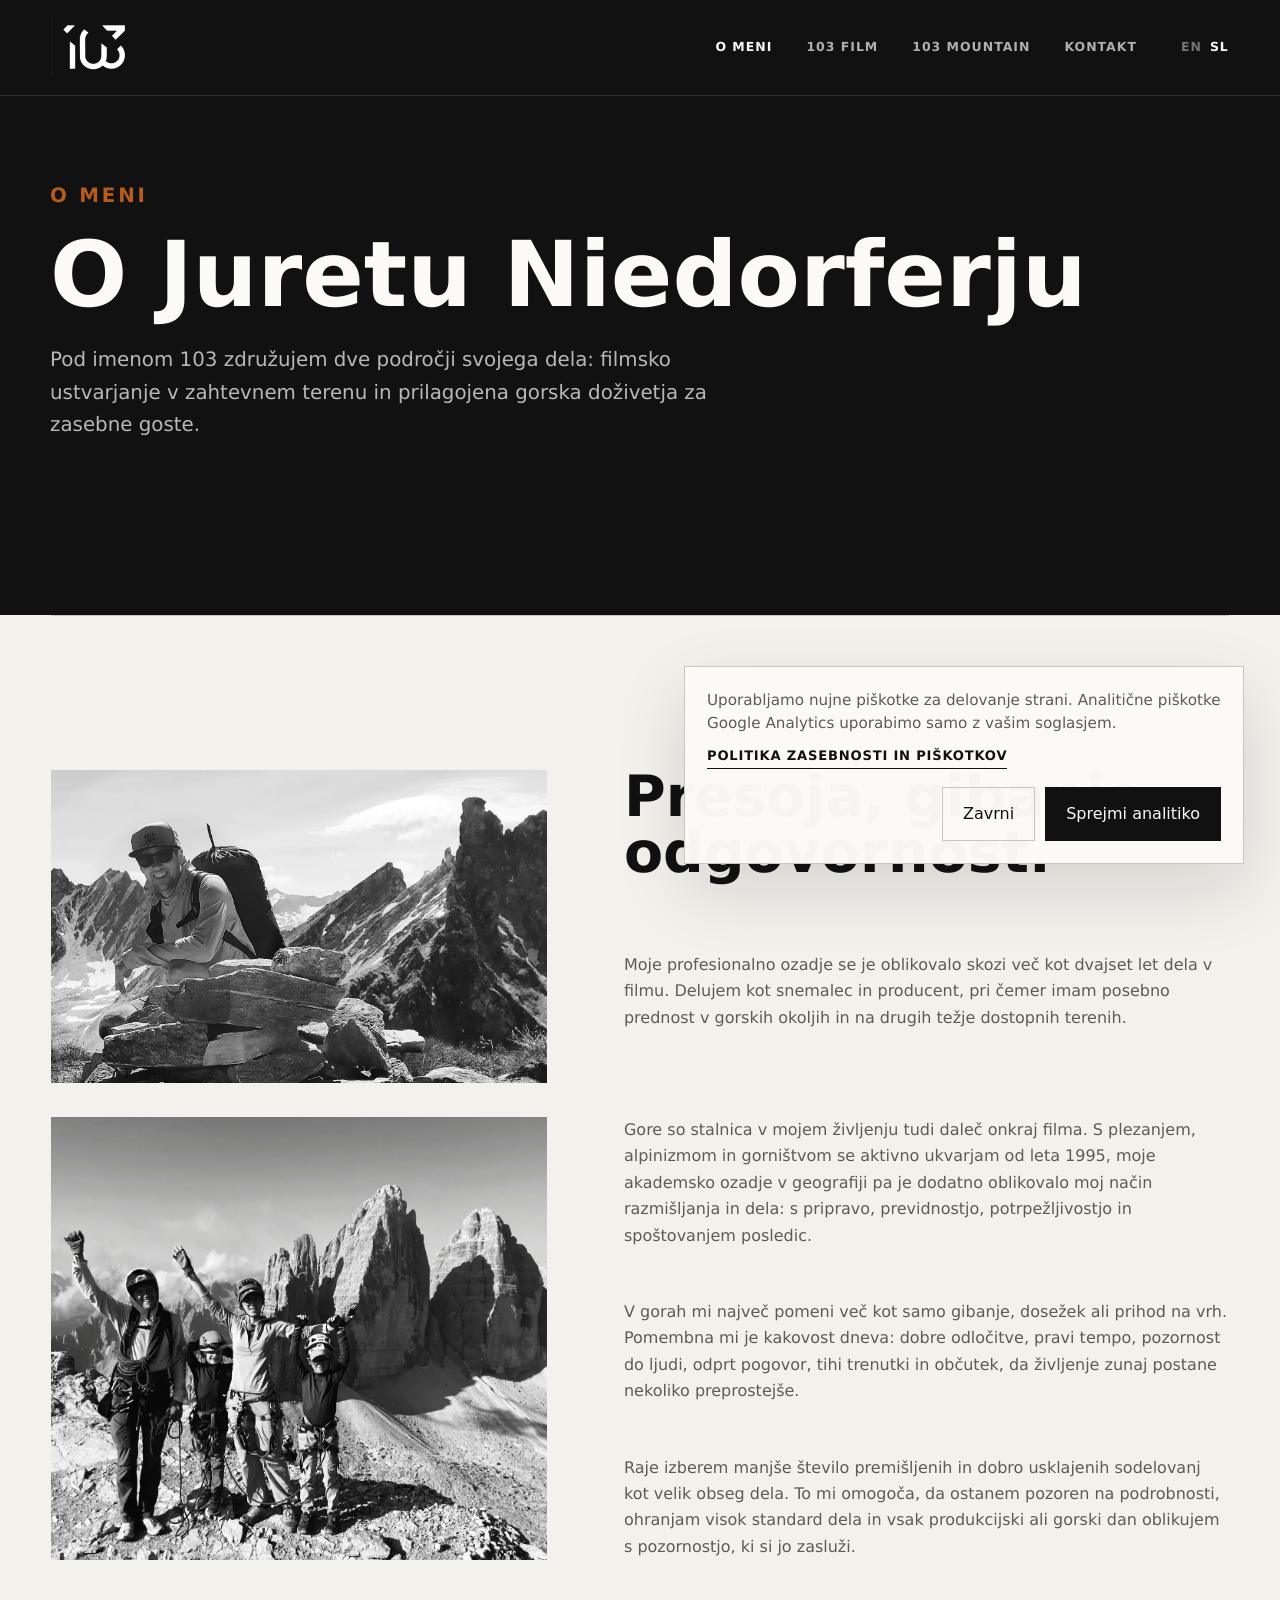
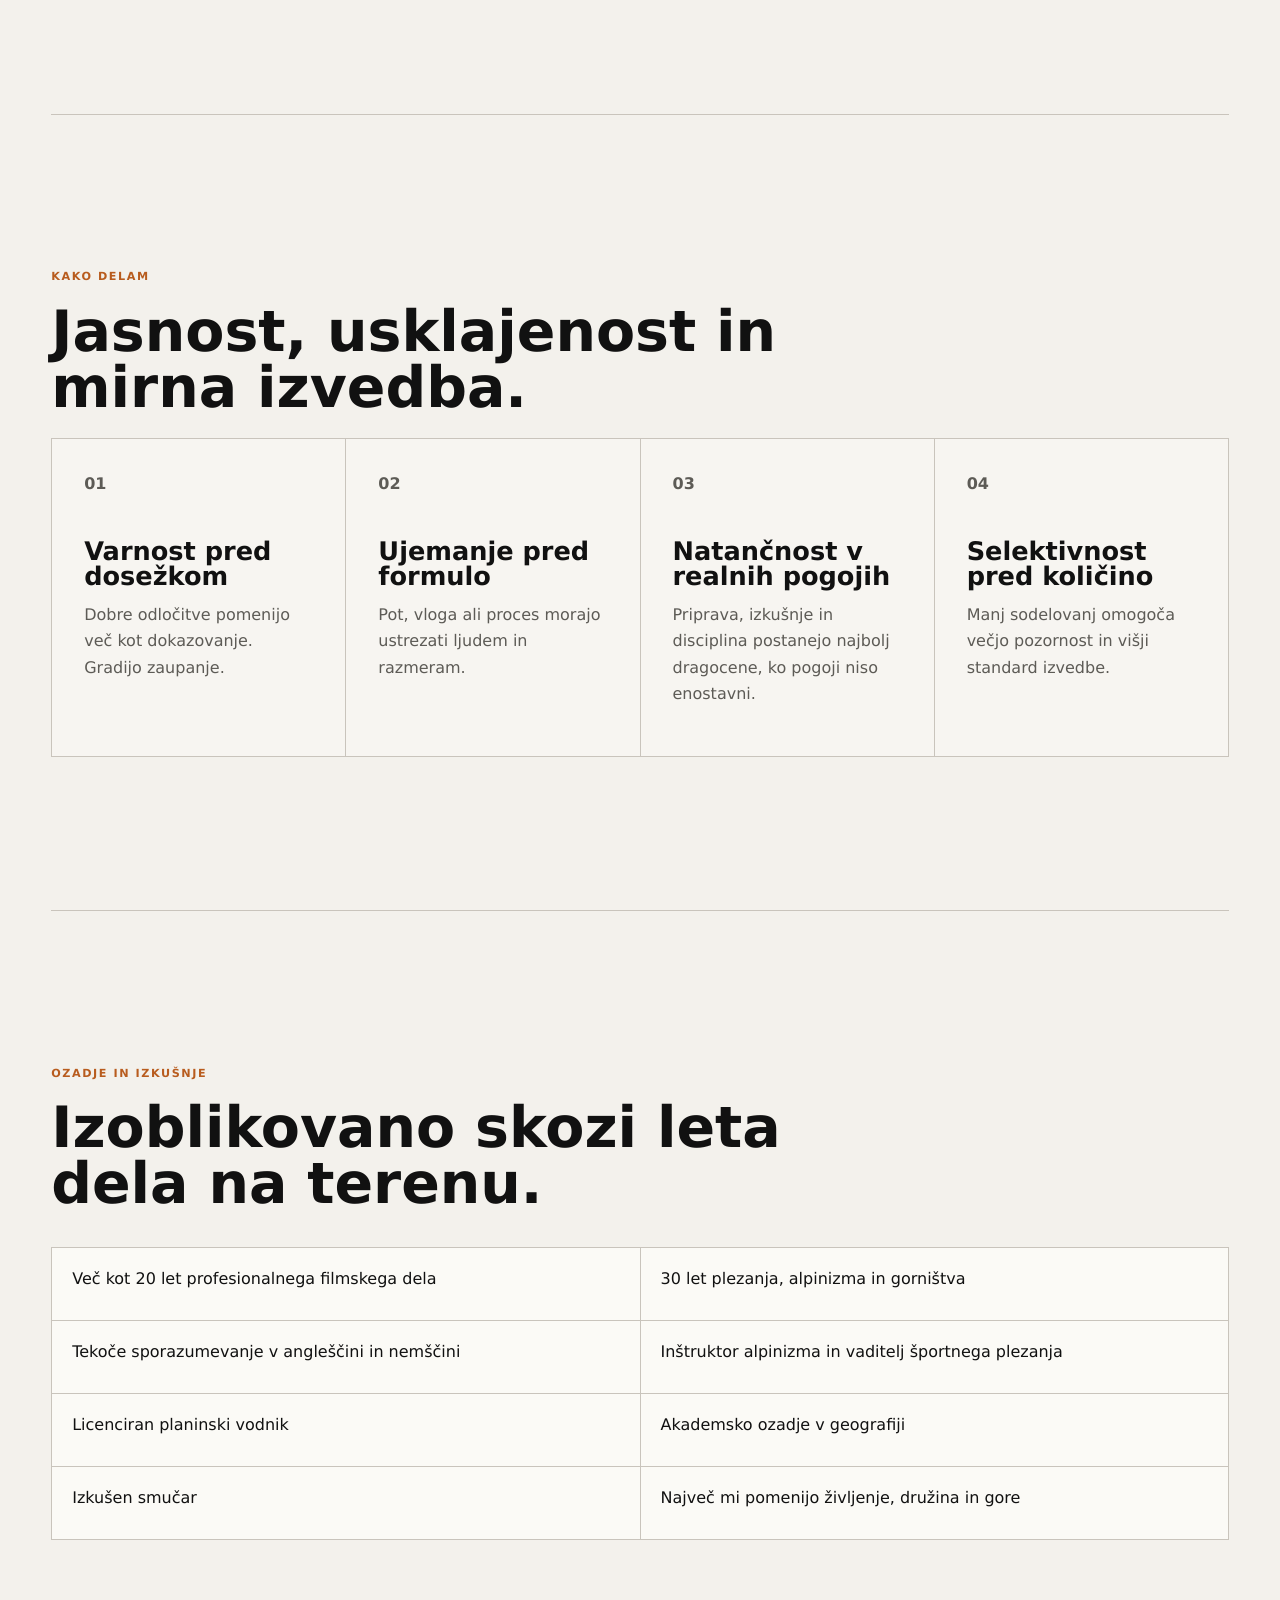
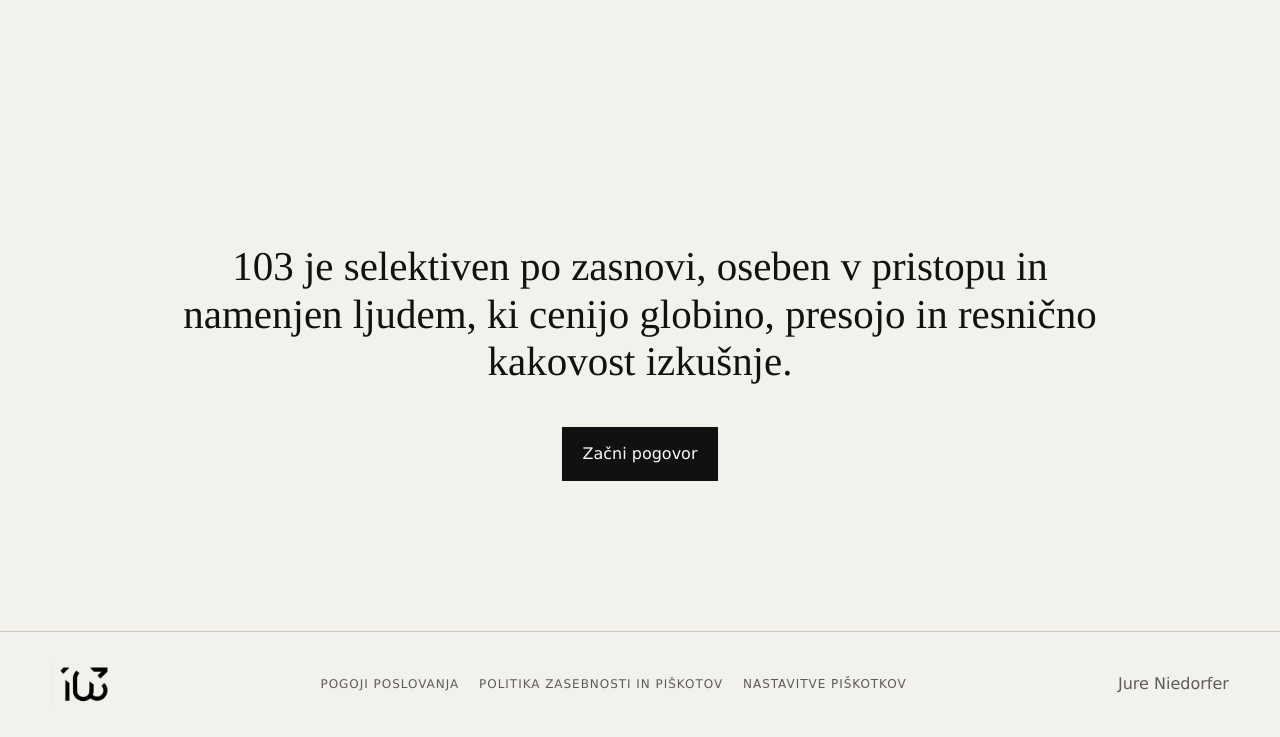
<file: sl/about.html>
<!doctype html>
<html lang="sl">
  <head>
    <meta charset="utf-8">
    <meta name="viewport" content="width=device-width, initial-scale=1">
    <meta name="description" content="O Juretu Niedorferju in ozadju prakse 103.">
    <title>O Juretu Niedorferju | 103</title>
    <link rel="canonical" href="https://103.si/sl/about.html">
    <link rel="alternate" hreflang="en" href="https://103.si/about.html">
    <link rel="alternate" hreflang="sl" href="https://103.si/sl/about.html">
    <link rel="alternate" hreflang="x-default" href="https://103.si/about.html">
    <meta property="og:type" content="website">
    <meta property="og:locale" content="sl_SI">
    <meta property="og:locale:alternate" content="en_US">
    <meta property="og:title" content="O Juretu Niedorferju | 103">
    <meta property="og:description" content="O Juretu Niedorferju in ozadju prakse 103.">
    <meta property="og:url" content="https://103.si/sl/about.html">
    <meta property="og:image" content="https://103.si/assets/photo-about-family-103.jpg">
    <meta name="twitter:card" content="summary_large_image">
    <link rel="stylesheet" href="../styles.css">
  </head>
  <body>
    <header class="site-header" data-header>
      <a class="brand" href="index.html" aria-label="103 domov"><img src="../assets/logo-103.png" width="304" height="235" alt=""><span class="sr-only">103</span></a>
      <button class="nav-toggle" type="button" aria-expanded="false" aria-controls="site-nav" data-nav-toggle>
        <span class="sr-only">Odpri navigacijo</span><span></span><span></span>
      </button>
      <nav class="site-nav" id="site-nav" data-nav>
        <a href="about.html" aria-current="page">O meni</a><a href="film.html">103 Film</a><a href="mountain.html">103 Mountain</a><a class="nav-cta" href="contact.html">Kontakt</a><span class="lang-switch"><a href="../about.html">EN</a><span>SL</span></span>
      </nav>
    </header>

    <main>
      <section class="page-hero section reveal">
        <p class="eyebrow">O meni</p>
        <h1>O Juretu Niedorferju</h1>
        <p>Pod imenom 103 združujem dve področji svojega dela: filmsko ustvarjanje v zahtevnem terenu in prilagojena gorska doživetja za zasebne goste.</p>
      </section>

      <section class="section about-story reveal">
        <h2>Presoja, gibanje, odgovornost.</h2>
        <p class="about-copy-one">Moje profesionalno ozadje se je oblikovalo skozi več kot dvajset let dela v filmu. Delujem kot snemalec in producent, pri čemer imam posebno prednost v gorskih okoljih in na drugih težje dostopnih terenih.</p>
        <figure class="about-photo about-photo-one">
          <picture>
            <source srcset="../assets/photo-about-jure-mountain.webp" type="image/webp">
            <img src="../assets/photo-about-jure-mountain.jpg" width="1597" height="1008" alt="Jure Niedorfer v gorskem terenu." loading="lazy" decoding="async">
          </picture>
        </figure>
        <p class="about-copy-two">Gore so stalnica v mojem življenju tudi daleč onkraj filma. S plezanjem, alpinizmom in gorništvom se aktivno ukvarjam od leta 1995, moje akademsko ozadje v geografiji pa je dodatno oblikovalo moj način razmišljanja in dela: s pripravo, previdnostjo, potrpežljivostjo in spoštovanjem posledic.</p>
        <figure class="about-photo about-photo-two">
          <picture>
            <source srcset="../assets/photo-about-family-103.webp" type="image/webp">
            <img class="about-family-image" src="../assets/photo-about-family-103.jpg" width="1654" height="1154" alt="Družina skupaj v gorskem terenu." loading="lazy" decoding="async">
          </picture>
        </figure>
        <p class="about-copy-three">V gorah mi največ pomeni več kot samo gibanje, dosežek ali prihod na vrh. Pomembna mi je kakovost dneva: dobre odločitve, pravi tempo, pozornost do ljudi, odprt pogovor, tihi trenutki in občutek, da življenje zunaj postane nekoliko preprostejše.</p>
        <p class="about-copy-four">Raje izberem manjše število premišljenih in dobro usklajenih sodelovanj kot velik obseg dela. To mi omogoča, da ostanem pozoren na podrobnosti, ohranjam visok standard dela in vsak produkcijski ali gorski dan oblikujem s pozornostjo, ki si jo zasluži.</p>
      </section>

      <section class="section reveal">
        <p class="eyebrow">Kako delam</p>
        <h2>Jasnost, usklajenost in mirna izvedba.</h2>
        <div class="principle-grid">
          <article><span>01</span><h3>Varnost pred dosežkom</h3><p>Dobre odločitve pomenijo več kot dokazovanje. Gradijo zaupanje.</p></article>
          <article><span>02</span><h3>Ujemanje pred formulo</h3><p>Pot, vloga ali proces morajo ustrezati ljudem in razmeram.</p></article>
          <article><span>03</span><h3>Natančnost v realnih pogojih</h3><p>Priprava, izkušnje in disciplina postanejo najbolj dragocene, ko pogoji niso enostavni.</p></article>
          <article><span>04</span><h3>Selektivnost pred količino</h3><p>Manj sodelovanj omogoča večjo pozornost in višji standard izvedbe.</p></article>
        </div>
      </section>

      <section class="section credentials reveal">
        <p class="eyebrow">Ozadje in izkušnje</p>
        <h2>Izoblikovano skozi leta dela na terenu.</h2>
        <ul>
          <li>Več kot 20 let profesionalnega filmskega dela</li>
          <li>30 let plezanja, alpinizma in gorništva</li>
          <li>Tekoče sporazumevanje v angleščini in nemščini</li>
          <li>Inštruktor alpinizma in vaditelj športnega plezanja</li>
          <li>Licenciran planinski vodnik</li>
          <li>Akademsko ozadje v geografiji</li>
          <li>Izkušen smučar</li>
          <li>Največ mi pomenijo življenje, družina in gore</li>
        </ul>
      </section>

      <section class="closing reveal">
        <p>103 je selektiven po zasnovi, oseben v pristopu in namenjen ljudem, ki cenijo globino, presojo in resnično kakovost izkušnje.</p>
        <a class="button button-dark" href="contact.html">Začni pogovor</a>
      </section>
    </main>

    <footer class="site-footer"><span><img class="footer-logo" src="../assets/logo-103.png" width="304" height="235" alt="103"></span><nav class="footer-legal" aria-label="Pravne povezave"><a href="pogoji-poslovanja.html" target="_blank" rel="noopener noreferrer">POGOJI POSLOVANJA</a><a href="politika-zasebnosti-piskotov.html" target="_blank" rel="noopener noreferrer">POLITIKA ZASEBNOSTI IN PIŠKOTOV</a></nav><span>Jure Niedorfer</span></footer>
    <script src="../script.js"></script>
  </body>
</html>
</file>
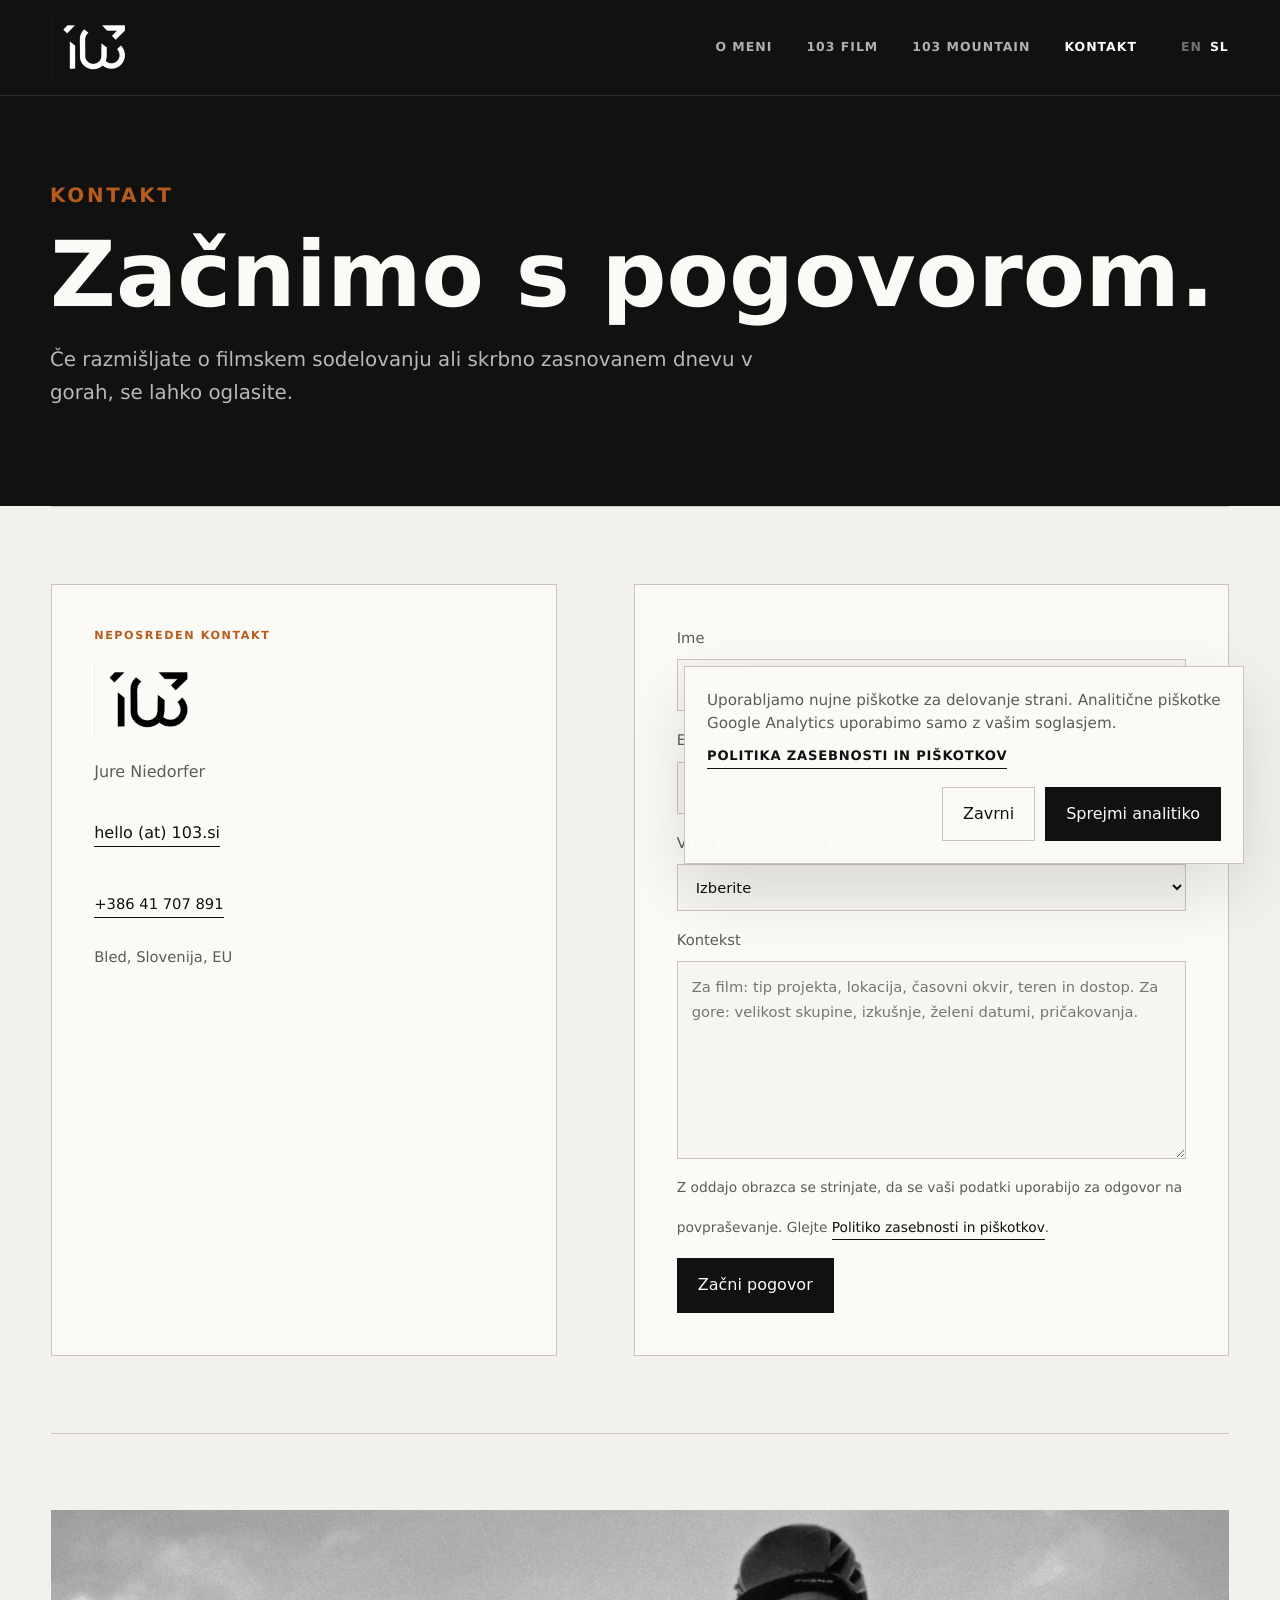
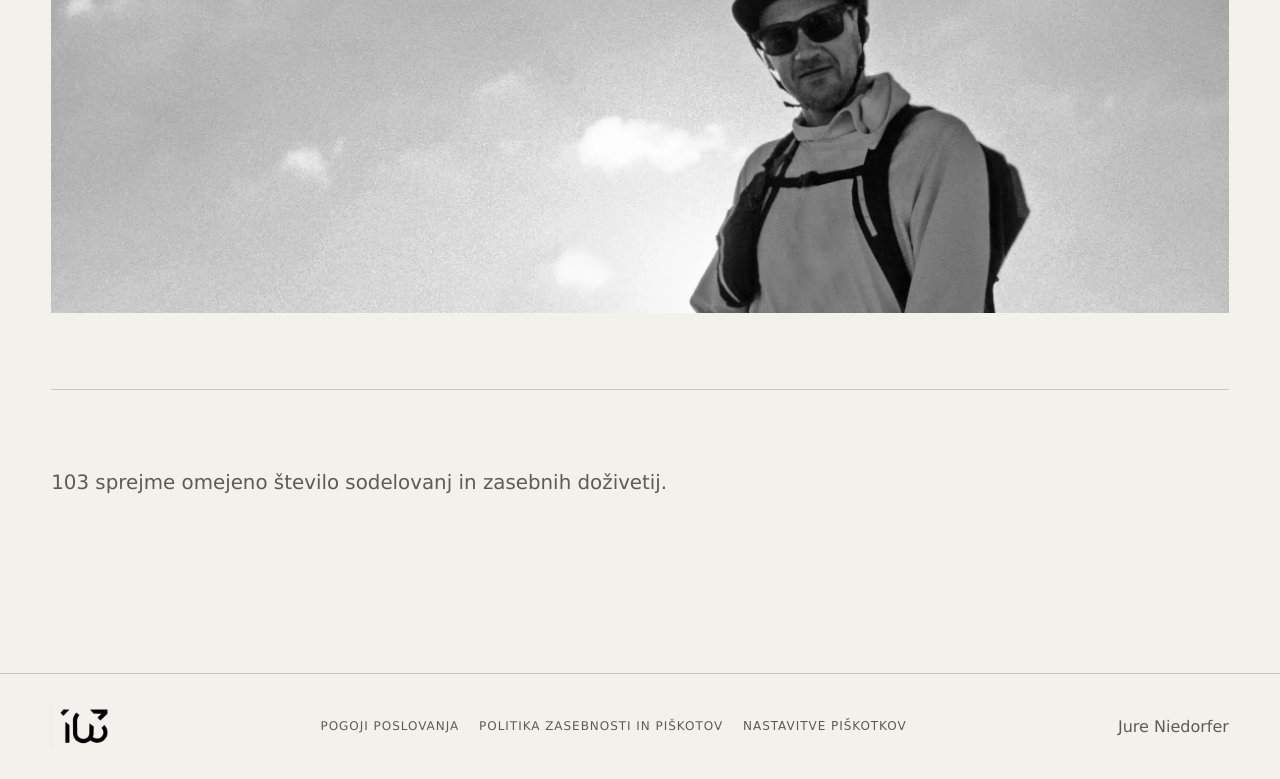
<file: sl/contact.html>
<!doctype html>
<html lang="sl">
  <head>
    <meta charset="utf-8">
    <meta name="viewport" content="width=device-width, initial-scale=1">
    <meta name="description" content="Kontakt za izbrana filmska sodelovanja ali zasebna gorska doživetja 103.">
    <title>Kontakt | 103</title>
    <link rel="canonical" href="https://103.si/sl/contact.html">
    <link rel="alternate" hreflang="en" href="https://103.si/contact.html">
    <link rel="alternate" hreflang="sl" href="https://103.si/sl/contact.html">
    <link rel="alternate" hreflang="x-default" href="https://103.si/contact.html">
    <meta property="og:type" content="website">
    <meta property="og:locale" content="sl_SI">
    <meta property="og:locale:alternate" content="en_US">
    <meta property="og:title" content="Kontakt | 103">
    <meta property="og:description" content="Kontakt za izbrana filmska sodelovanja ali zasebna gorska doživetja 103.">
    <meta property="og:url" content="https://103.si/sl/contact.html">
    <meta property="og:image" content="https://103.si/assets/photo-contact-103.jpg">
    <meta name="twitter:card" content="summary_large_image">
    <link rel="stylesheet" href="../styles.css">
  </head>
  <body class="contact-page">
    <header class="site-header" data-header>
      <a class="brand" href="index.html" aria-label="103 domov"><img src="../assets/logo-103.png" width="304" height="235" alt=""><span class="sr-only">103</span></a>
      <button class="nav-toggle" type="button" aria-expanded="false" aria-controls="site-nav" data-nav-toggle>
        <span class="sr-only">Odpri navigacijo</span><span></span><span></span>
      </button>
      <nav class="site-nav" id="site-nav" data-nav>
        <a href="about.html">O meni</a><a href="film.html">103 Film</a><a href="mountain.html">103 Mountain</a><a class="nav-cta" href="contact.html" aria-current="page">Kontakt</a><span class="lang-switch"><a href="../contact.html">EN</a><span>SL</span></span>
      </nav>
    </header>

    <main>
      <section class="page-hero section reveal">
        <p class="eyebrow">Kontakt</p>
        <h1>Začnimo s pogovorom.</h1>
        <p>Če razmišljate o filmskem sodelovanju ali skrbno zasnovanem dnevu v gorah, se lahko oglasite.</p>
      </section>

      <section class="section contact-layout reveal">
        <div class="contact-panel">
          <p class="eyebrow">Neposreden kontakt</p>
          <img class="contact-panel-logo" src="../assets/logo-103.png" width="304" height="235" alt="103">
          <p>Jure Niedorfer</p>
          <a class="text-link" href="mailto:hello@103.si">hello (at) 103.si</a>
          <p class="note"><a class="text-link" href="tel:+38641707891">+386 41 707 891</a></p>
          <p class="note">Bled, Slovenija, EU</p>
        </div>

        <form class="contact-form" action="/api/contact" method="post">
          <input type="hidden" name="language" value="sl">
          <label class="contact-form-honeypot" aria-hidden="true">
            <span>Podjetje</span>
            <input type="text" name="company" autocomplete="off" tabindex="-1">
          </label>
          <div class="contact-form-status" data-contact-form-status role="status" aria-live="polite"></div>
          <label>
            <span>Ime</span>
            <input type="text" name="name" autocomplete="name" required>
          </label>
          <label>
            <span>E-pošta</span>
            <input type="email" name="email" autocomplete="email" required>
          </label>
          <label>
            <span>Vrsta povpraševanja</span>
            <select name="inquiry" required>
              <option value="">Izberite</option>
              <option>Izbran filmski projekt</option>
              <option>Zasebno gorsko doživetje</option>
              <option>Splošen pogovor</option>
            </select>
          </label>
          <label>
            <span>Kontekst</span>
            <textarea name="message" rows="7" placeholder="Za film: tip projekta, lokacija, časovni okvir, teren in dostop. Za gore: velikost skupine, izkušnje, želeni datumi, pričakovanja." required></textarea>
          </label>
          <p class="form-note">Z oddajo obrazca se strinjate, da se vaši podatki uporabijo za odgovor na povpraševanje. Glejte <a class="text-link" href="politika-zasebnosti-piskotov.html" target="_blank" rel="noopener noreferrer">Politiko zasebnosti in piškotkov</a>.</p>
          <button class="button button-dark" type="submit">Začni pogovor</button>
        </form>
      </section>

      <section class="section contact-image reveal" aria-label="Gorski portret">
        <picture>
          <source srcset="../assets/photo-contact-103.webp" type="image/webp">
          <img src="../assets/photo-contact-103.jpg" width="2400" height="820" alt="Črno-bel portret v gorski opremi." loading="lazy" decoding="async">
        </picture>
      </section>

      <section class="section reveal">
        <p class="wide-copy">103 sprejme omejeno število sodelovanj in zasebnih doživetij.</p>
      </section>
    </main>

    <footer class="site-footer"><span><img class="footer-logo" src="../assets/logo-103.png" width="304" height="235" alt="103"></span><nav class="footer-legal" aria-label="Pravne povezave"><a href="pogoji-poslovanja.html" target="_blank" rel="noopener noreferrer">POGOJI POSLOVANJA</a><a href="politika-zasebnosti-piskotov.html" target="_blank" rel="noopener noreferrer">POLITIKA ZASEBNOSTI IN PIŠKOTOV</a></nav><span>Jure Niedorfer</span></footer>
    <script src="../script.js"></script>
  </body>
</html>
</file>
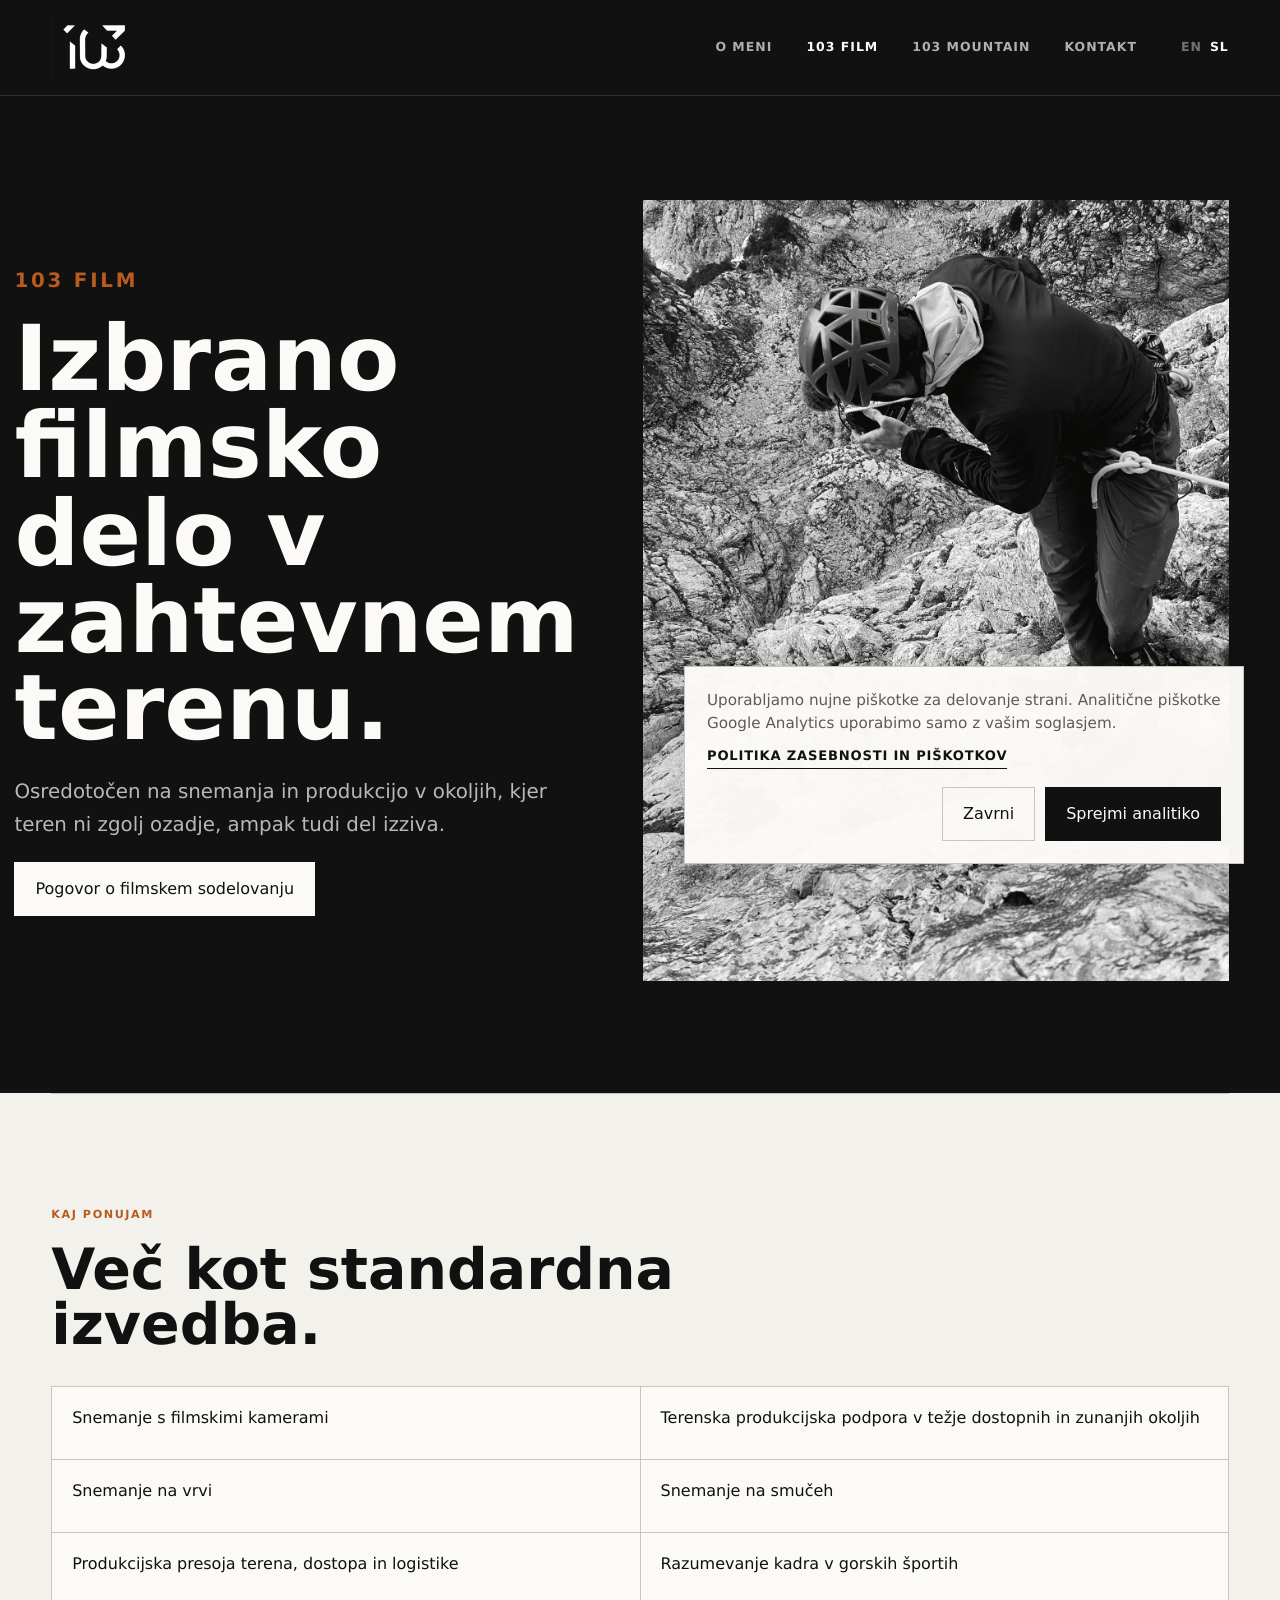
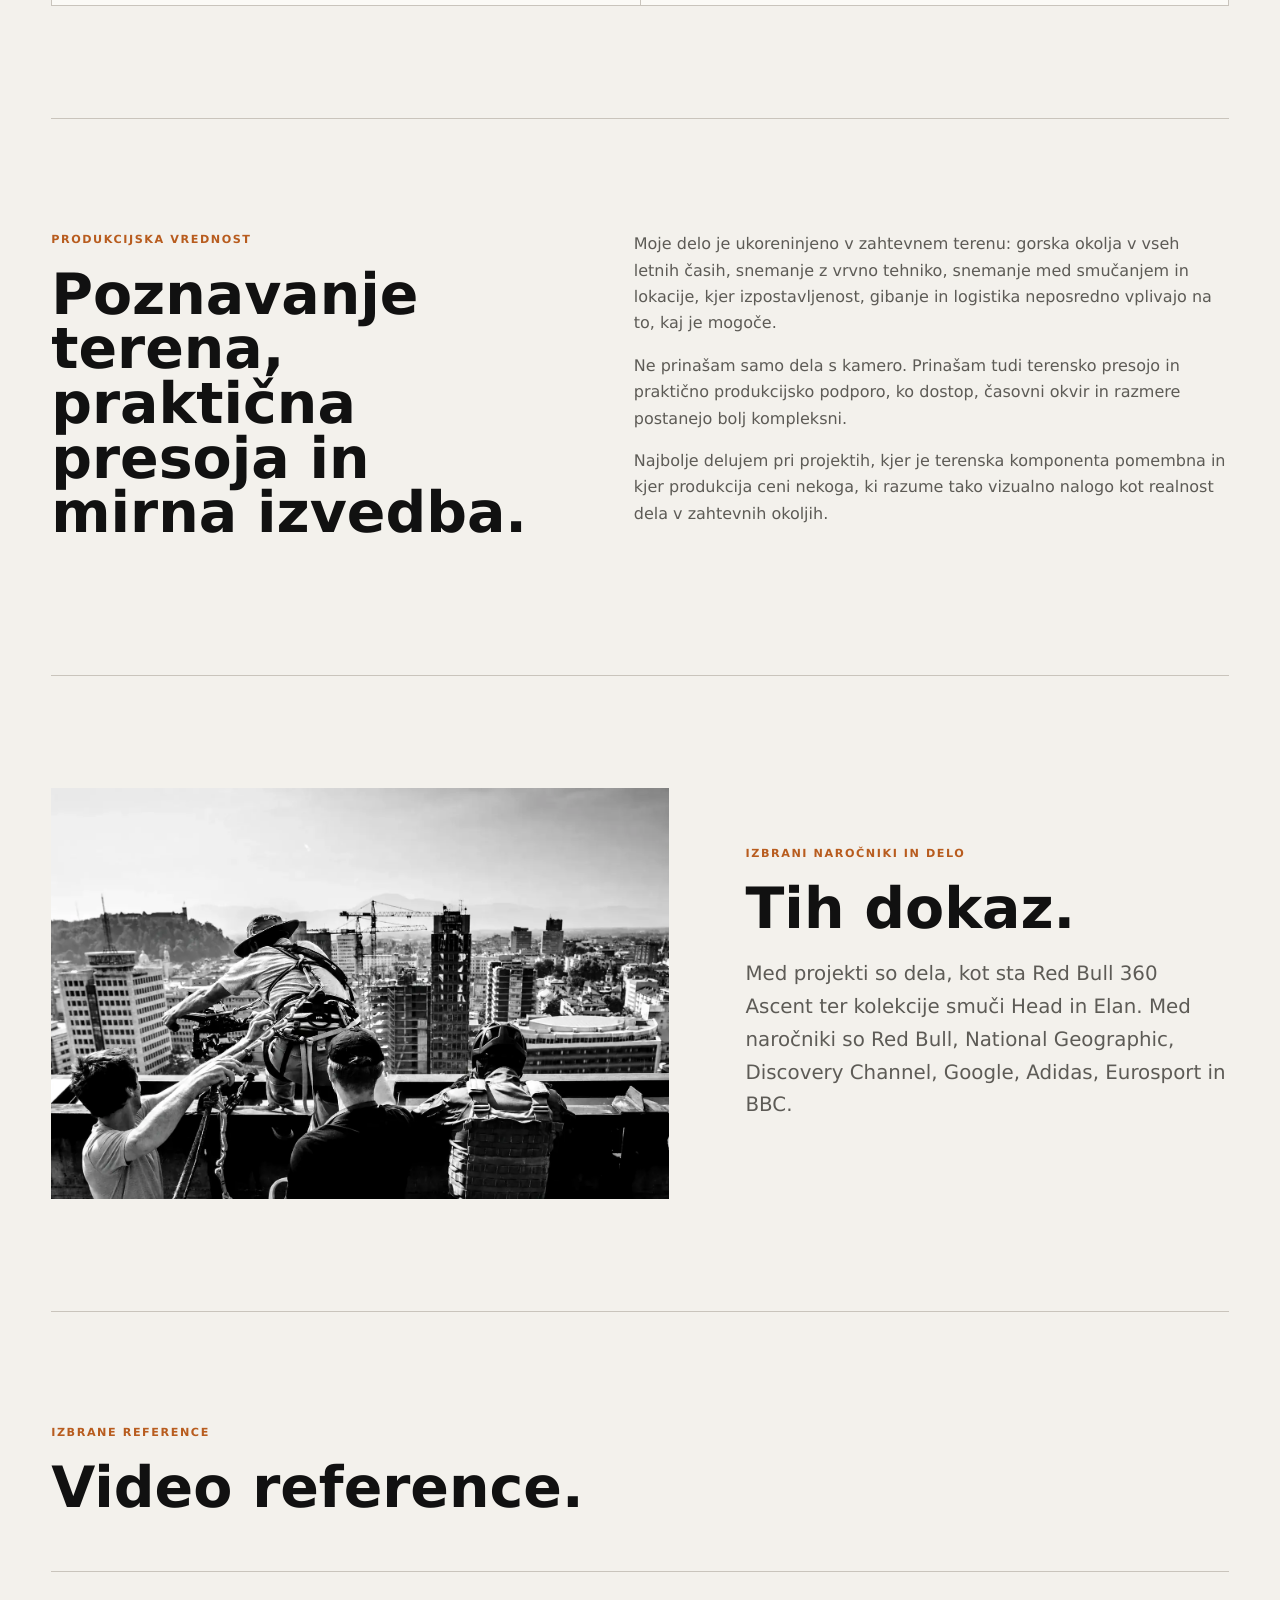
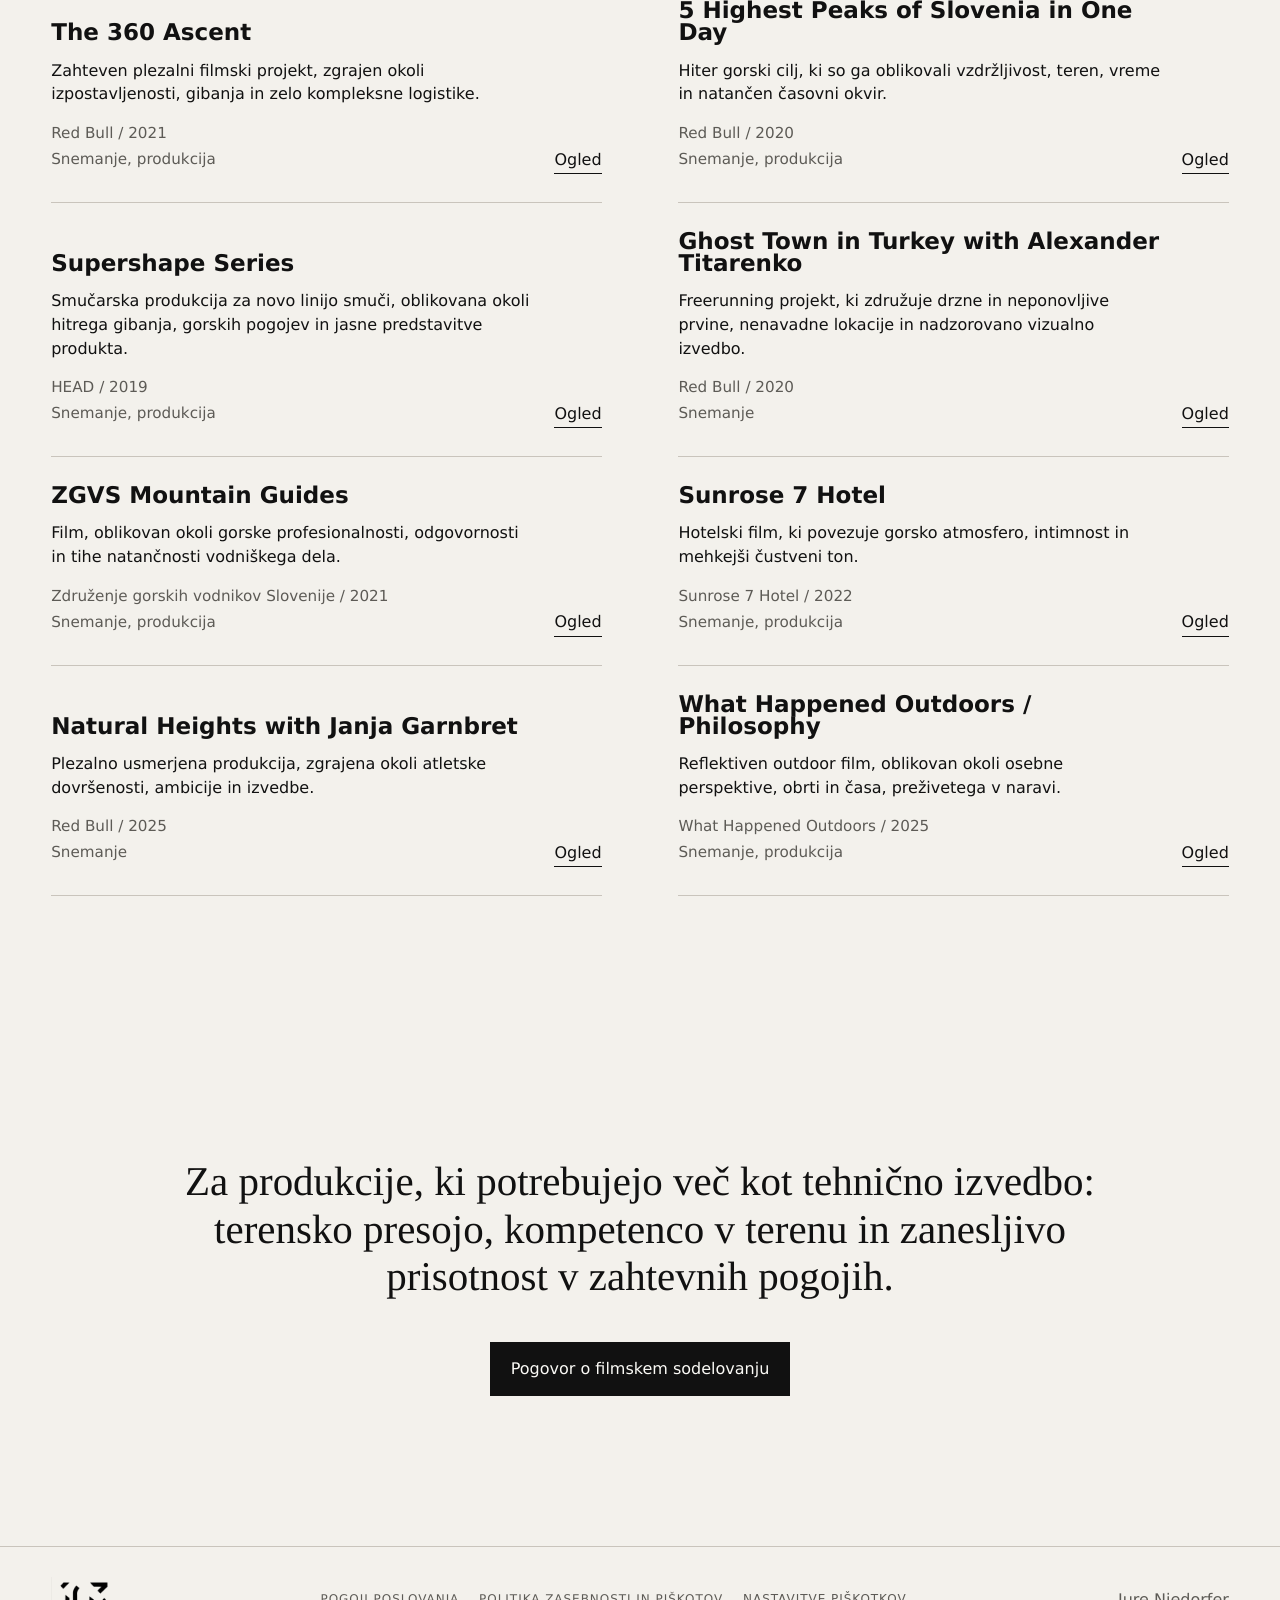
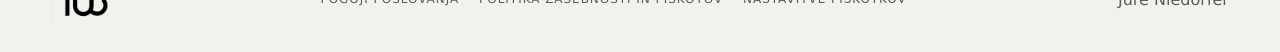
<file: sl/film.html>
<!doctype html>
<html lang="sl">
  <head>
    <meta charset="utf-8">
    <meta name="viewport" content="width=device-width, initial-scale=1">
    <meta name="description" content="103 Film: izbrano filmsko delo v zahtevnem terenu.">
    <title>103 Film | Izbrano filmsko delo v zahtevnem terenu</title>
    <link rel="canonical" href="https://103.si/sl/film.html">
    <link rel="alternate" hreflang="en" href="https://103.si/film.html">
    <link rel="alternate" hreflang="sl" href="https://103.si/sl/film.html">
    <link rel="alternate" hreflang="x-default" href="https://103.si/film.html">
    <meta property="og:type" content="website">
    <meta property="og:locale" content="sl_SI">
    <meta property="og:locale:alternate" content="en_US">
    <meta property="og:title" content="103 Film | Izbrano filmsko delo v zahtevnem terenu">
    <meta property="og:description" content="103 Film: izbrano filmsko delo v zahtevnem terenu.">
    <meta property="og:url" content="https://103.si/sl/film.html">
    <meta property="og:image" content="https://103.si/assets/photo-film-rope-103.jpg">
    <meta name="twitter:card" content="summary_large_image">
    <link rel="preload" href="../assets/photo-film-rope-103.webp" as="image" type="image/webp">
    <link rel="stylesheet" href="../styles.css">
  </head>
  <body class="film-page">
    <header class="site-header" data-header>
      <a class="brand" href="index.html" aria-label="103 domov"><img src="../assets/logo-103.png" width="304" height="235" alt=""><span class="sr-only">103</span></a>
      <button class="nav-toggle" type="button" aria-expanded="false" aria-controls="site-nav" data-nav-toggle>
        <span class="sr-only">Odpri navigacijo</span><span></span><span></span>
      </button>
      <nav class="site-nav" id="site-nav" data-nav>
        <a href="about.html">O meni</a><a href="film.html" aria-current="page">103 Film</a><a href="mountain.html">103 Mountain</a><a class="nav-cta" href="contact.html">Kontakt</a><span class="lang-switch"><a href="../film.html">EN</a><span>SL</span></span>
      </nav>
    </header>

    <main>
      <section class="hero sub-hero">
        <div class="hero-copy reveal">
          <p class="eyebrow">103 Film</p>
          <h1>Izbrano filmsko delo v zahtevnem terenu.</h1>
          <p>Osredotočen na snemanja in produkcijo v okoljih, kjer teren ni zgolj ozadje, ampak tudi del izziva.</p>
          <a class="button button-dark" href="contact.html">Pogovor o filmskem sodelovanju</a>
        </div>
        <div class="hero-image reveal"><picture><source srcset="../assets/photo-film-rope-103.webp" type="image/webp"><img src="../assets/photo-film-rope-103.jpg" width="1425" height="1900" alt="Filmsko delo s kamero v izpostavljenem gorskem terenu."></picture></div>
      </section>

      <section class="section reveal">
        <p class="eyebrow">Kaj ponujam</p>
        <h2>Več kot standardna izvedba.</h2>
        <ul class="offer-list">
          <li>Snemanje s filmskimi kamerami</li>
          <li>Terenska produkcijska podpora v težje dostopnih in zunanjih okoljih</li>
          <li>Snemanje na vrvi</li>
          <li>Snemanje na smučeh</li>
          <li>Produkcijska presoja terena, dostopa in logistike</li>
          <li>Razumevanje kadra v gorskih športih</li>
        </ul>
      </section>

      <section class="section two-up reveal">
        <div>
          <p class="eyebrow">Produkcijska vrednost</p>
          <h2>Poznavanje terena, praktična presoja in mirna izvedba.</h2>
        </div>
        <div>
          <p>Moje delo je ukoreninjeno v zahtevnem terenu: gorska okolja v vseh letnih časih, snemanje z vrvno tehniko, snemanje med smučanjem in lokacije, kjer izpostavljenost, gibanje in logistika neposredno vplivajo na to, kaj je mogoče.</p>
          <p>Ne prinašam samo dela s kamero. Prinašam tudi terensko presojo in praktično produkcijsko podporo, ko dostop, časovni okvir in razmere postanejo bolj kompleksni.</p>
          <p>Najbolje delujem pri projektih, kjer je terenska komponenta pomembna in kjer produkcija ceni nekoga, ki razume tako vizualno nalogo kot realnost dela v zahtevnih okoljih.</p>
        </div>
      </section>

      <section class="section film-proof reveal">
        <div class="film-proof-media">
          <picture>
            <source srcset="../assets/photo-film-quiet-proof.webp" type="image/webp">
            <img src="../assets/photo-film-quiet-proof.jpg" width="1537" height="1023" alt="Filmska ekipa pri delu na strehi nad mestom." loading="lazy" decoding="async">
          </picture>
        </div>
        <div class="film-proof-copy">
          <p class="eyebrow">Izbrani naročniki in delo</p>
          <h2>Tih dokaz.</h2>
          <p class="wide-copy">Med projekti so dela, kot sta Red Bull 360 Ascent ter kolekcije smuči Head in Elan. Med naročniki so Red Bull, National Geographic, Discovery Channel, Google, Adidas, Eurosport in BBC.</p>
        </div>
      </section>

      <section class="section references reveal">
        <p class="eyebrow">Izbrane reference</p>
        <h2>Video reference.</h2>
        <div class="reference-list">
          <article>
            <div>
              <h3>The 360 Ascent</h3>
              <p class="reference-description">Zahteven plezalni filmski projekt, zgrajen okoli izpostavljenosti, gibanja in zelo kompleksne logistike.</p>
              <p>Red Bull / 2021</p>
              <p>Snemanje, produkcija</p>
            </div>
            <a class="text-link" href="https://www.redbull.tv/en/page/page:rrn:content:films:519a9160-5716-43ac-bccf-df5eadbc44ee/360-ascent" target="_blank" rel="noopener noreferrer">Ogled</a>
          </article>
          <article>
            <div>
              <h3>5 Highest Peaks of Slovenia in One Day</h3>
              <p class="reference-description">Hiter gorski cilj, ki so ga oblikovali vzdržljivost, teren, vreme in natančen časovni okvir.</p>
              <p>Red Bull / 2020</p>
              <p>Snemanje, produkcija</p>
            </div>
            <a class="text-link" href="https://www.redbull.com/si-sl/videos/video-zgodba-pet-najvisjih-slovenskih-vrhov-v-enem-susu" target="_blank" rel="noopener noreferrer">Ogled</a>
          </article>
          <article>
            <div>
              <h3>Supershape Series</h3>
              <p class="reference-description">Smučarska produkcija za novo linijo smuči, oblikovana okoli hitrega gibanja, gorskih pogojev in jasne predstavitve produkta.</p>
              <p>HEAD / 2019</p>
              <p>Snemanje, produkcija</p>
            </div>
            <a class="text-link" href="https://www.youtube.com/watch?v=66WaPkvDoVE" target="_blank" rel="noopener noreferrer">Ogled</a>
          </article>
          <article>
            <div>
              <h3>Ghost Town in Turkey with Alexander Titarenko</h3>
              <p class="reference-description">Freerunning projekt, ki združuje drzne in neponovljive prvine, nenavadne lokacije in nadzorovano vizualno izvedbo.</p>
              <p>Red Bull / 2020</p>
              <p>Snemanje</p>
            </div>
            <a class="text-link" href="https://www.youtube.com/watch?v=JM_-yQH8QQU" target="_blank" rel="noopener noreferrer">Ogled</a>
          </article>
          <article>
            <div>
              <h3>ZGVS Mountain Guides</h3>
              <p class="reference-description">Film, oblikovan okoli gorske profesionalnosti, odgovornosti in tihe natančnosti vodniškega dela.</p>
              <p>Združenje gorskih vodnikov Slovenije / 2021</p>
              <p>Snemanje, produkcija</p>
            </div>
            <a class="text-link" href="https://www.youtube.com/watch?v=RVdbgYV6BI8" target="_blank" rel="noopener noreferrer">Ogled</a>
          </article>
          <article>
            <div>
              <h3>Sunrose 7 Hotel</h3>
              <p class="reference-description">Hotelski film, ki povezuje gorsko atmosfero, intimnost in mehkejši čustveni ton.</p>
              <p>Sunrose 7 Hotel / 2022</p>
              <p>Snemanje, produkcija</p>
            </div>
            <a class="text-link" href="https://www.youtube.com/watch?v=2xmQc5cBpmk" target="_blank" rel="noopener noreferrer">Ogled</a>
          </article>
          <article>
            <div>
              <h3>Natural Heights with Janja Garnbret</h3>
              <p class="reference-description">Plezalno usmerjena produkcija, zgrajena okoli atletske dovršenosti, ambicije in izvedbe.</p>
              <p>Red Bull / 2025</p>
              <p>Snemanje</p>
            </div>
            <a class="text-link" href="https://www.redbull.tv/en/page/rrn:content:episode-videos:b205052d-66f5-41ad-8f4b-4d4ea76f80ab/natural-heights-s1-e1" target="_blank" rel="noopener noreferrer">Ogled</a>
          </article>
          <article>
            <div>
              <h3>What Happened Outdoors / Philosophy</h3>
              <p class="reference-description">Reflektiven outdoor film, oblikovan okoli osebne perspektive, obrti in časa, preživetega v naravi.</p>
              <p>What Happened Outdoors / 2025</p>
              <p>Snemanje, produkcija</p>
            </div>
            <a class="text-link" href="https://www.youtube.com/watch?v=HWuvH_e0KNw" target="_blank" rel="noopener noreferrer">Ogled</a>
          </article>
        </div>
      </section>

      <section class="closing reveal">
        <p>Za produkcije, ki potrebujejo več kot tehnično izvedbo: terensko presojo, kompetenco v terenu in zanesljivo prisotnost v zahtevnih pogojih.</p>
        <a class="button button-dark" href="contact.html">Pogovor o filmskem sodelovanju</a>
      </section>
    </main>

    <footer class="site-footer"><span><img class="footer-logo" src="../assets/logo-103.png" width="304" height="235" alt="103 Film"></span><nav class="footer-legal" aria-label="Pravne povezave"><a href="pogoji-poslovanja.html" target="_blank" rel="noopener noreferrer">POGOJI POSLOVANJA</a><a href="politika-zasebnosti-piskotov.html" target="_blank" rel="noopener noreferrer">POLITIKA ZASEBNOSTI IN PIŠKOTOV</a></nav><span>Jure Niedorfer</span></footer>
    <script src="../script.js"></script>
  </body>
</html>
</file>
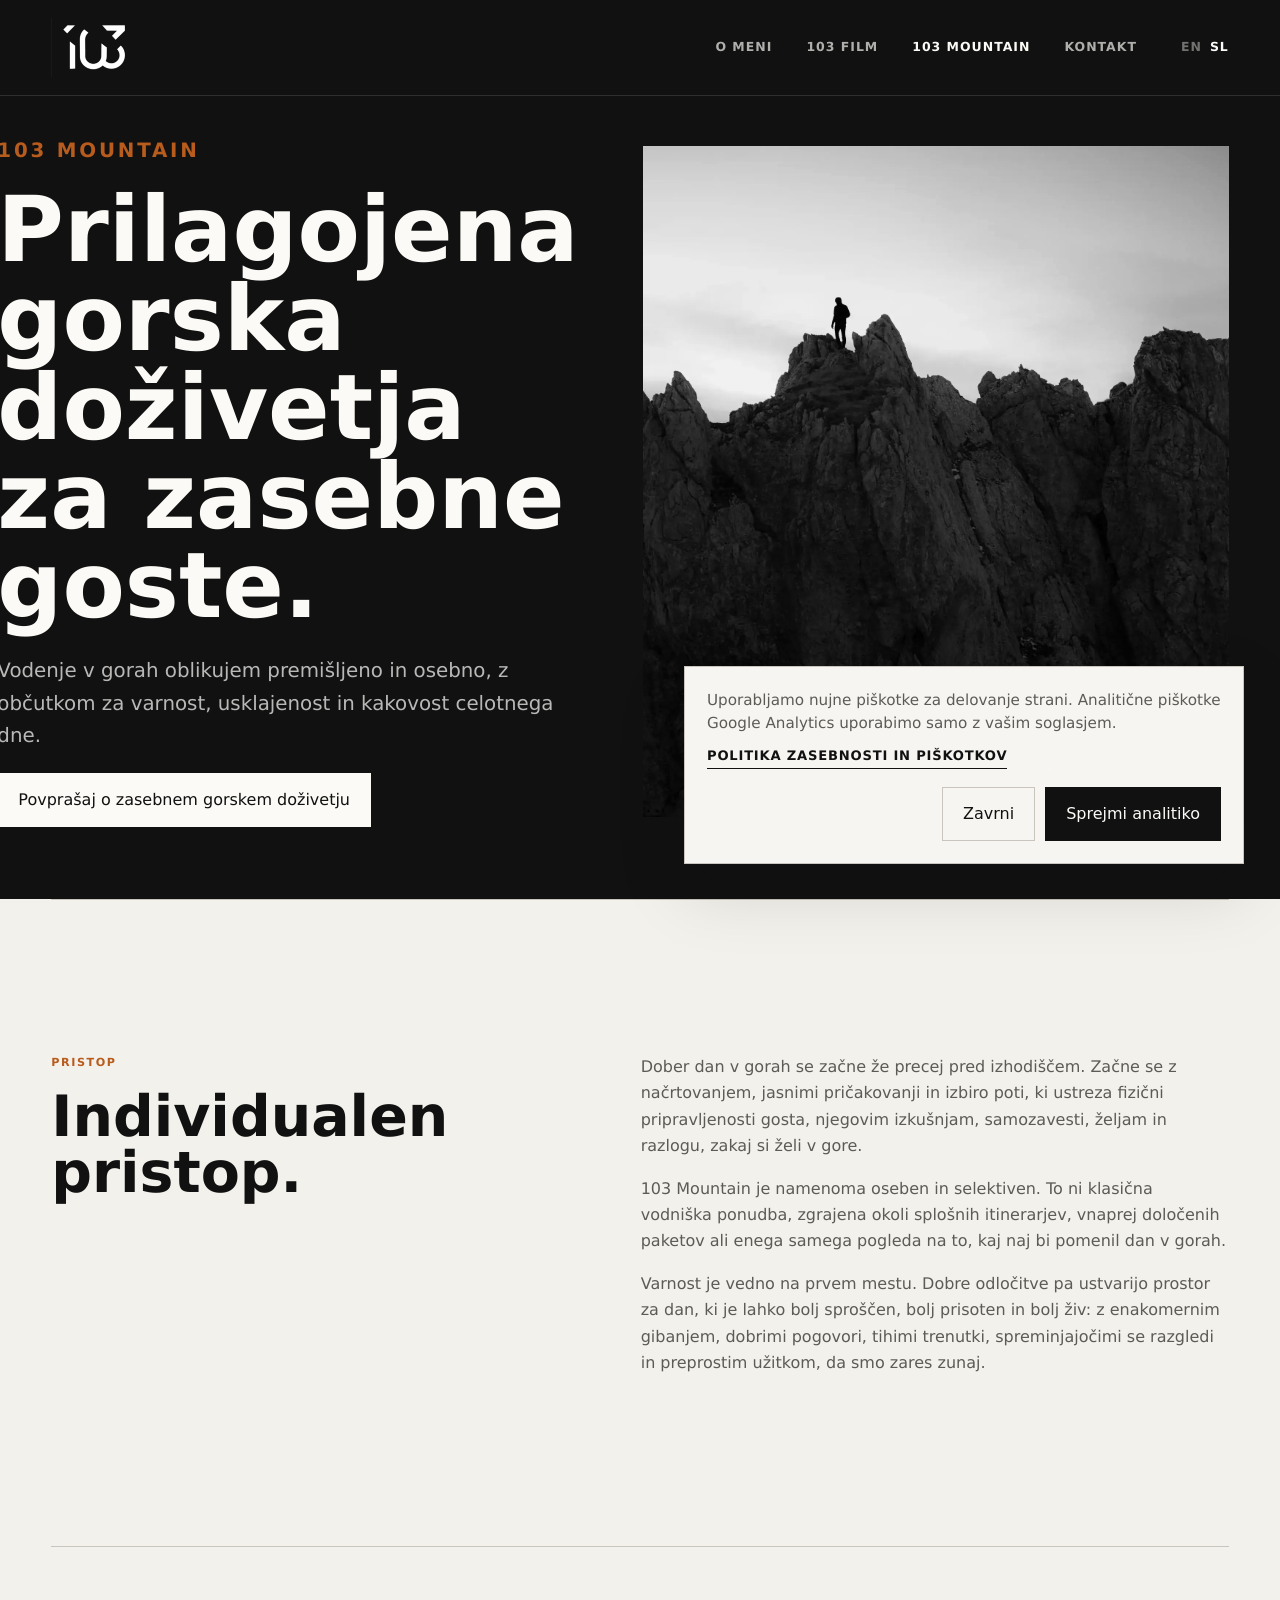
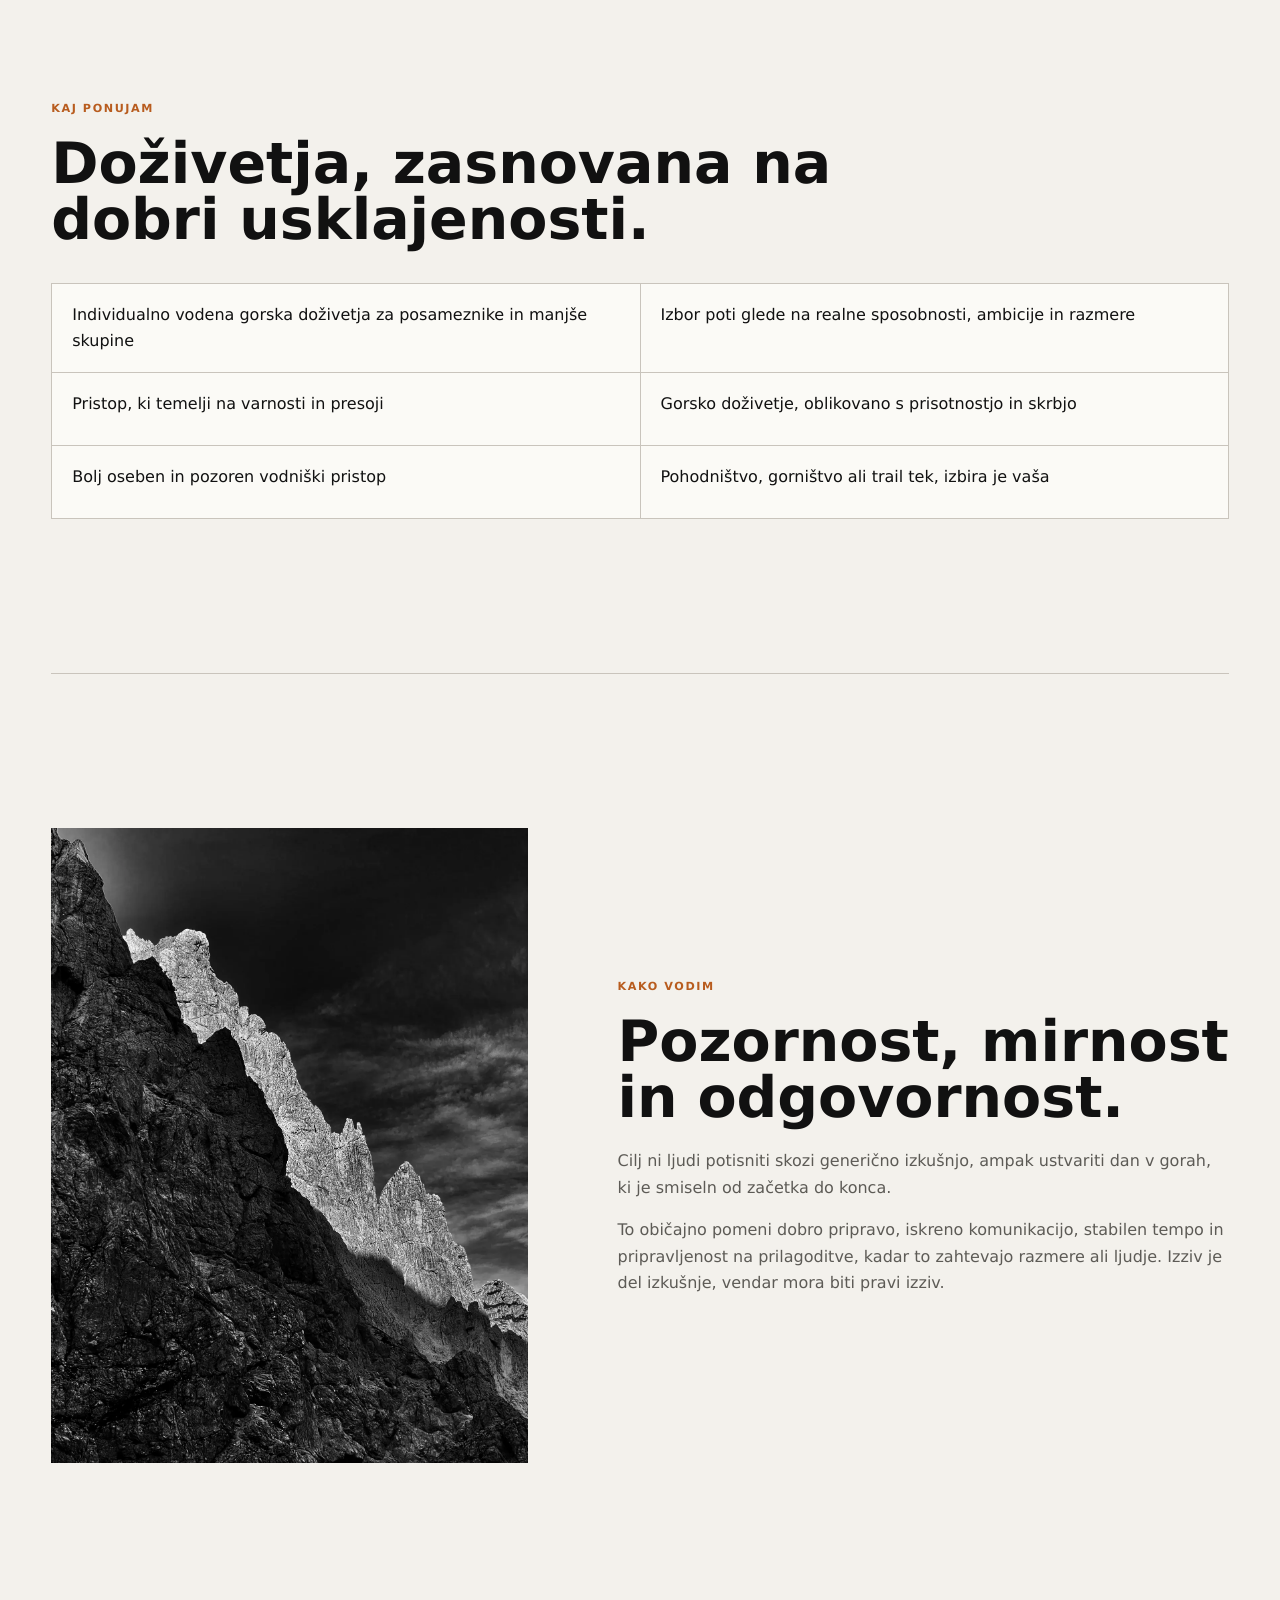
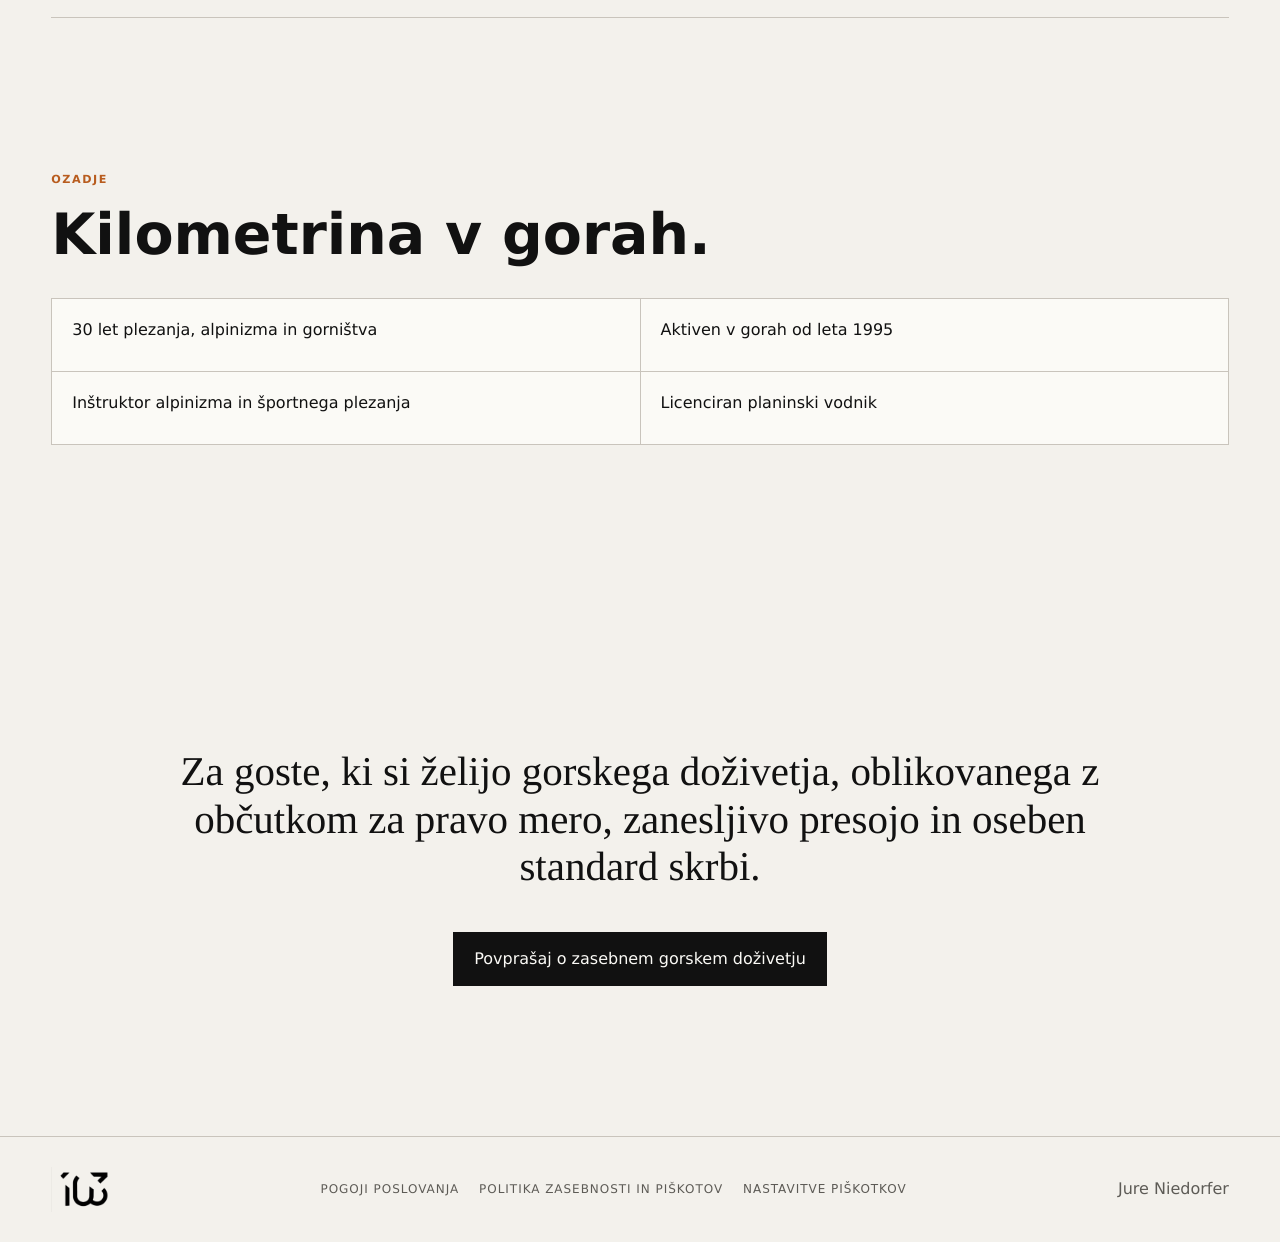
<file: sl/mountain.html>
<!doctype html>
<html lang="sl">
  <head>
    <meta charset="utf-8">
    <meta name="viewport" content="width=device-width, initial-scale=1">
    <meta name="description" content="103 Mountain: prilagojena gorska doživetja za zasebne goste.">
    <title>103 Mountain | Prilagojena gorska doživetja</title>
    <link rel="canonical" href="https://103.si/sl/mountain.html">
    <link rel="alternate" hreflang="en" href="https://103.si/mountain.html">
    <link rel="alternate" hreflang="sl" href="https://103.si/sl/mountain.html">
    <link rel="alternate" hreflang="x-default" href="https://103.si/mountain.html">
    <meta property="og:type" content="website">
    <meta property="og:locale" content="sl_SI">
    <meta property="og:locale:alternate" content="en_US">
    <meta property="og:title" content="103 Mountain | Prilagojena gorska doživetja">
    <meta property="og:description" content="103 Mountain: prilagojena gorska doživetja za zasebne goste.">
    <meta property="og:url" content="https://103.si/sl/mountain.html">
    <meta property="og:image" content="https://103.si/assets/photo-mountain-hero-103.jpg">
    <meta name="twitter:card" content="summary_large_image">
    <link rel="preload" href="../assets/photo-mountain-hero-103.webp" as="image" type="image/webp">
    <link rel="stylesheet" href="../styles.css">
  </head>
  <body>
    <header class="site-header" data-header>
      <a class="brand" href="index.html" aria-label="103 domov"><img src="../assets/logo-103.png" width="304" height="235" alt=""><span class="sr-only">103</span></a>
      <button class="nav-toggle" type="button" aria-expanded="false" aria-controls="site-nav" data-nav-toggle>
        <span class="sr-only">Odpri navigacijo</span><span></span><span></span>
      </button>
      <nav class="site-nav" id="site-nav" data-nav>
        <a href="about.html">O meni</a><a href="film.html">103 Film</a><a href="mountain.html" aria-current="page">103 Mountain</a><a class="nav-cta" href="contact.html">Kontakt</a><span class="lang-switch"><a href="../mountain.html">EN</a><span>SL</span></span>
      </nav>
    </header>

    <main>
      <section class="hero sub-hero">
        <div class="hero-copy reveal">
          <p class="eyebrow">103 Mountain</p>
          <h1>Prilagojena gorska doživetja za zasebne goste.</h1>
          <p>Vodenje v gorah oblikujem premišljeno in osebno, z občutkom za varnost, usklajenost in kakovost celotnega dne.</p>
          <a class="button button-dark" href="contact.html">Povprašaj o zasebnem gorskem doživetju</a>
        </div>
        <div class="hero-image reveal"><picture><source srcset="../assets/photo-mountain-hero-103.webp" type="image/webp"><img src="../assets/photo-mountain-hero-103.jpg" width="1600" height="1831" alt="Samotna oseba na temni alpski skali."></picture></div>
      </section>

      <section class="section two-up reveal">
        <div>
          <p class="eyebrow">Pristop</p>
          <h2>Individualen pristop.</h2>
        </div>
        <div>
          <p>Dober dan v gorah se začne že precej pred izhodiščem. Začne se z načrtovanjem, jasnimi pričakovanji in izbiro poti, ki ustreza fizični pripravljenosti gosta, njegovim izkušnjam, samozavesti, željam in razlogu, zakaj si želi v gore.</p>
          <p>103 Mountain je namenoma oseben in selektiven. To ni klasična vodniška ponudba, zgrajena okoli splošnih itinerarjev, vnaprej določenih paketov ali enega samega pogleda na to, kaj naj bi pomenil dan v gorah.</p>
          <p>Varnost je vedno na prvem mestu. Dobre odločitve pa ustvarijo prostor za dan, ki je lahko bolj sproščen, bolj prisoten in bolj živ: z enakomernim gibanjem, dobrimi pogovori, tihimi trenutki, spreminjajočimi se razgledi in preprostim užitkom, da smo zares zunaj.</p>
        </div>
      </section>

      <section class="section reveal">
        <p class="eyebrow">Kaj ponujam</p>
        <h2>Doživetja, zasnovana na dobri usklajenosti.</h2>
        <ul class="offer-list">
          <li>Individualno vodena gorska doživetja za posameznike in manjše skupine</li>
          <li>Izbor poti glede na realne sposobnosti, ambicije in razmere</li>
          <li>Pristop, ki temelji na varnosti in presoji</li>
          <li>Gorsko doživetje, oblikovano s prisotnostjo in skrbjo</li>
          <li>Bolj oseben in pozoren vodniški pristop</li>
          <li>Pohodništvo, gorništvo ali trail tek, izbira je vaša</li>
        </ul>
      </section>

      <section class="section editorial-grid reveal">
        <picture>
          <source srcset="../assets/photo-mountain-rock-sky.webp" type="image/webp">
          <img src="../assets/photo-mountain-rock-sky.jpg" width="1425" height="1900" alt="Temna alpska skalna stena proti nebu." loading="lazy" decoding="async">
        </picture>
        <div>
          <p class="eyebrow">Kako vodim</p>
          <h2>Pozornost, mirnost in odgovornost.</h2>
          <p>Cilj ni ljudi potisniti skozi generično izkušnjo, ampak ustvariti dan v gorah, ki je smiseln od začetka do konca.</p>
          <p>To običajno pomeni dobro pripravo, iskreno komunikacijo, stabilen tempo in pripravljenost na prilagoditve, kadar to zahtevajo razmere ali ljudje. Izziv je del izkušnje, vendar mora biti pravi izziv.</p>
        </div>
      </section>

      <section class="section credentials reveal">
        <p class="eyebrow">Ozadje</p>
        <h2>Kilometrina v gorah.</h2>
        <ul>
          <li>30 let plezanja, alpinizma in gorništva</li>
          <li>Aktiven v gorah od leta 1995</li>
          <li>Inštruktor alpinizma in športnega plezanja</li>
          <li>Licenciran planinski vodnik</li>
        </ul>
      </section>

      <section class="closing reveal">
        <p>Za goste, ki si želijo gorskega doživetja, oblikovanega z občutkom za pravo mero, zanesljivo presojo in oseben standard skrbi.</p>
        <a class="button button-dark" href="contact.html">Povprašaj o zasebnem gorskem doživetju</a>
      </section>
    </main>

    <footer class="site-footer"><span><img class="footer-logo" src="../assets/logo-103.png" width="304" height="235" alt="103 Mountain"></span><nav class="footer-legal" aria-label="Pravne povezave"><a href="pogoji-poslovanja.html" target="_blank" rel="noopener noreferrer">POGOJI POSLOVANJA</a><a href="politika-zasebnosti-piskotov.html" target="_blank" rel="noopener noreferrer">POLITIKA ZASEBNOSTI IN PIŠKOTOV</a></nav><span>Jure Niedorfer</span></footer>
    <script src="../script.js"></script>
  </body>
</html>
</file>
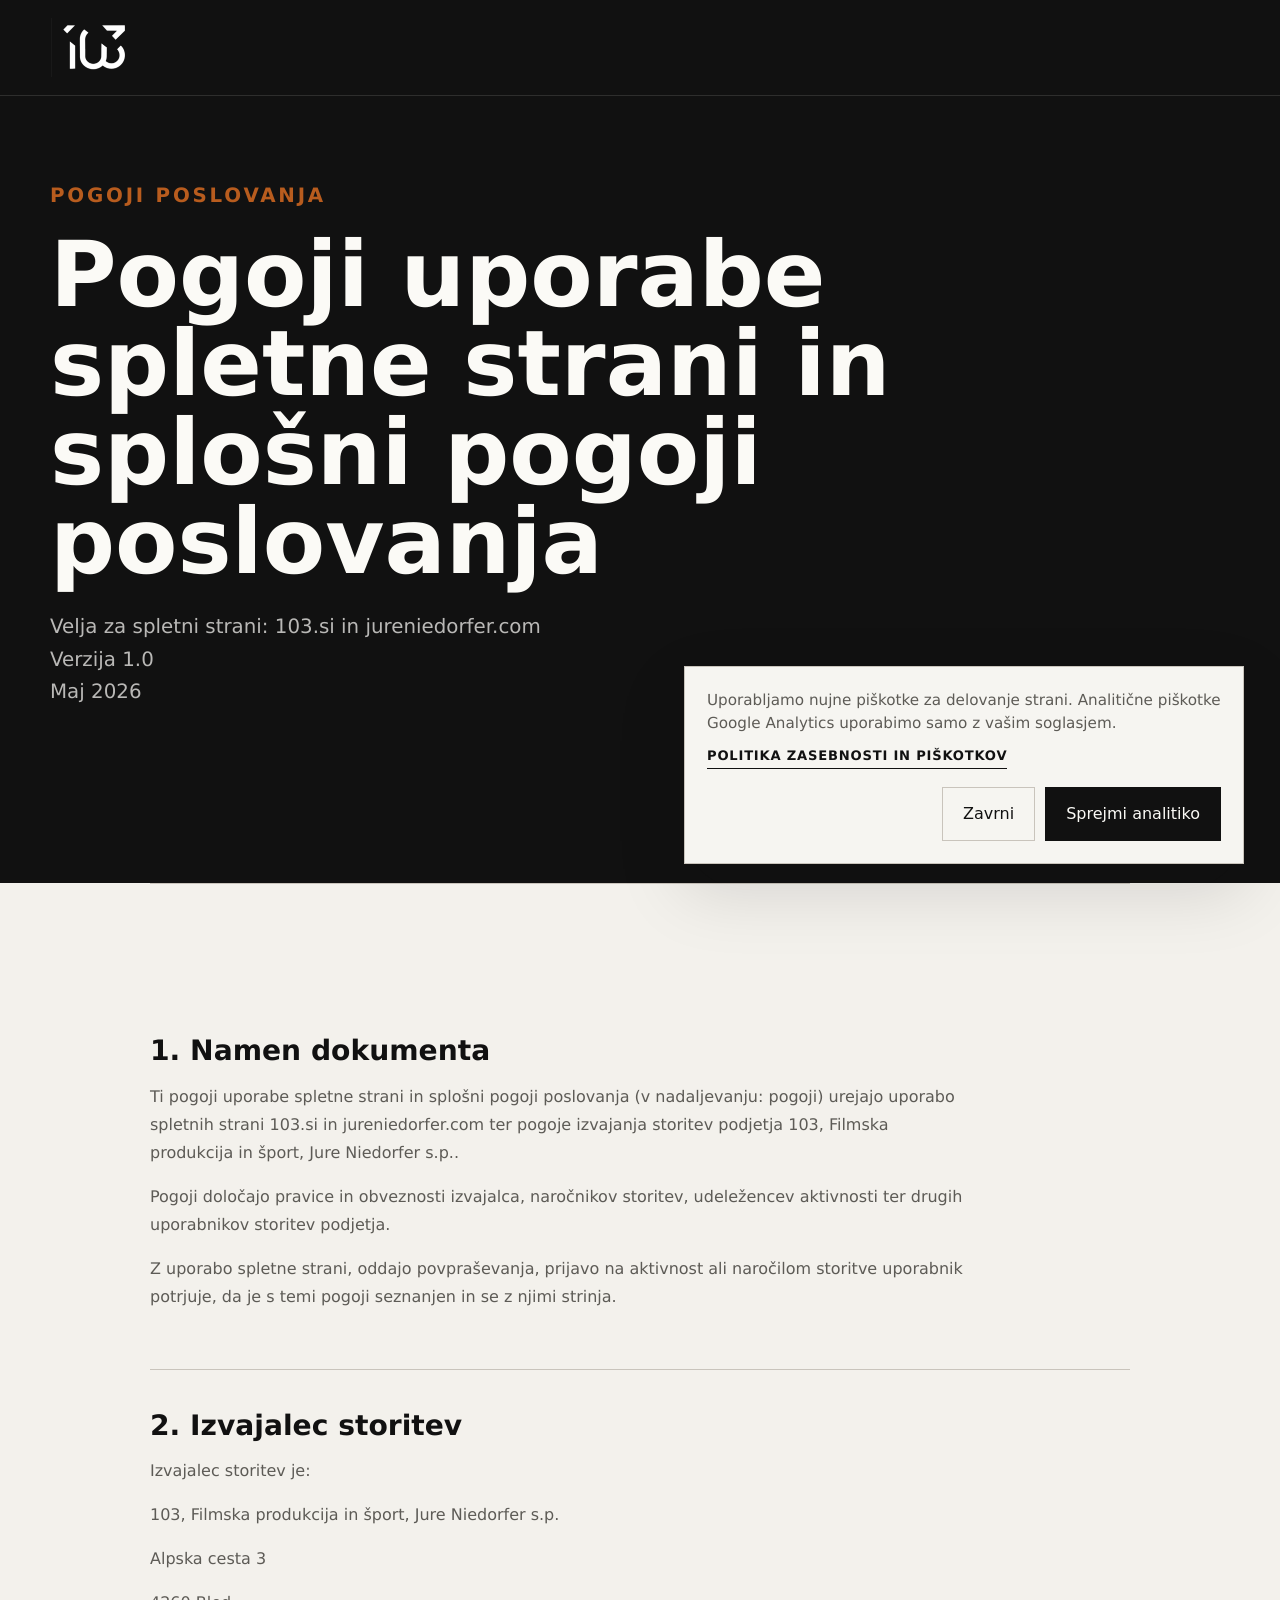
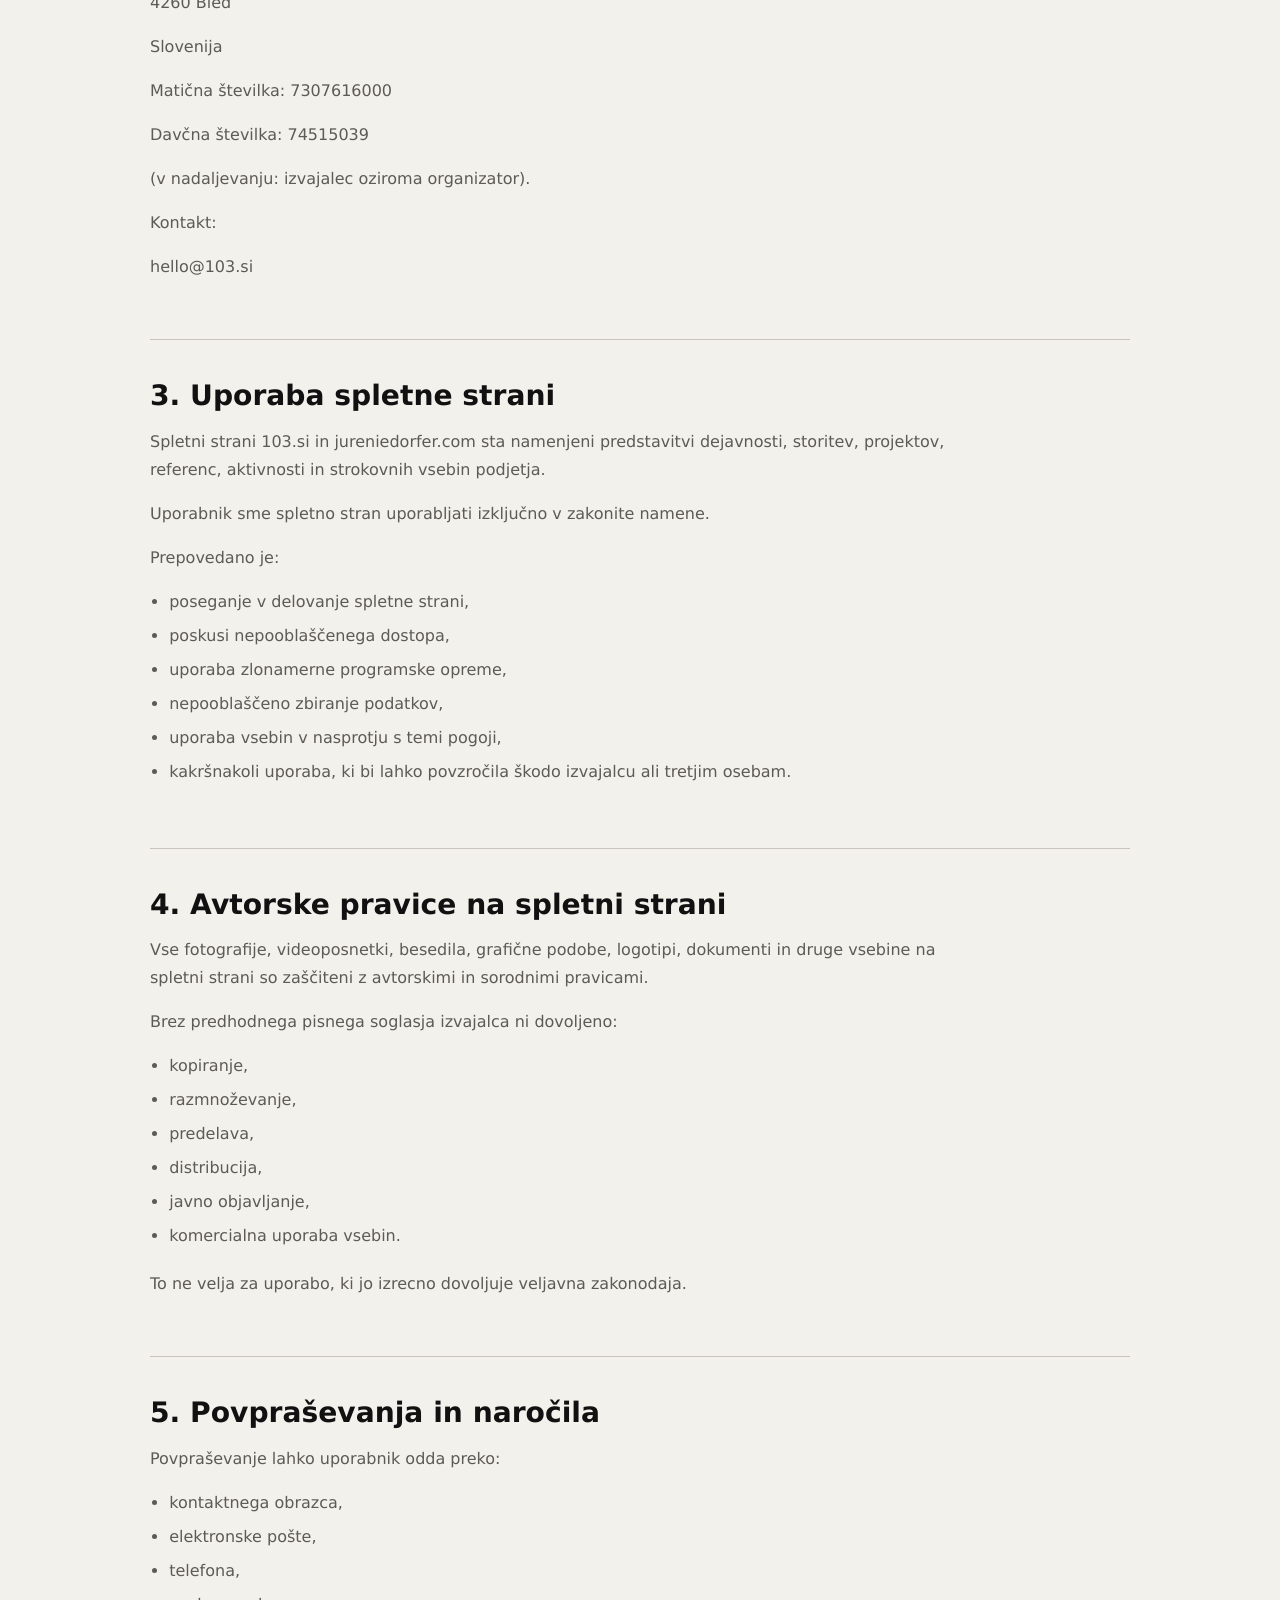
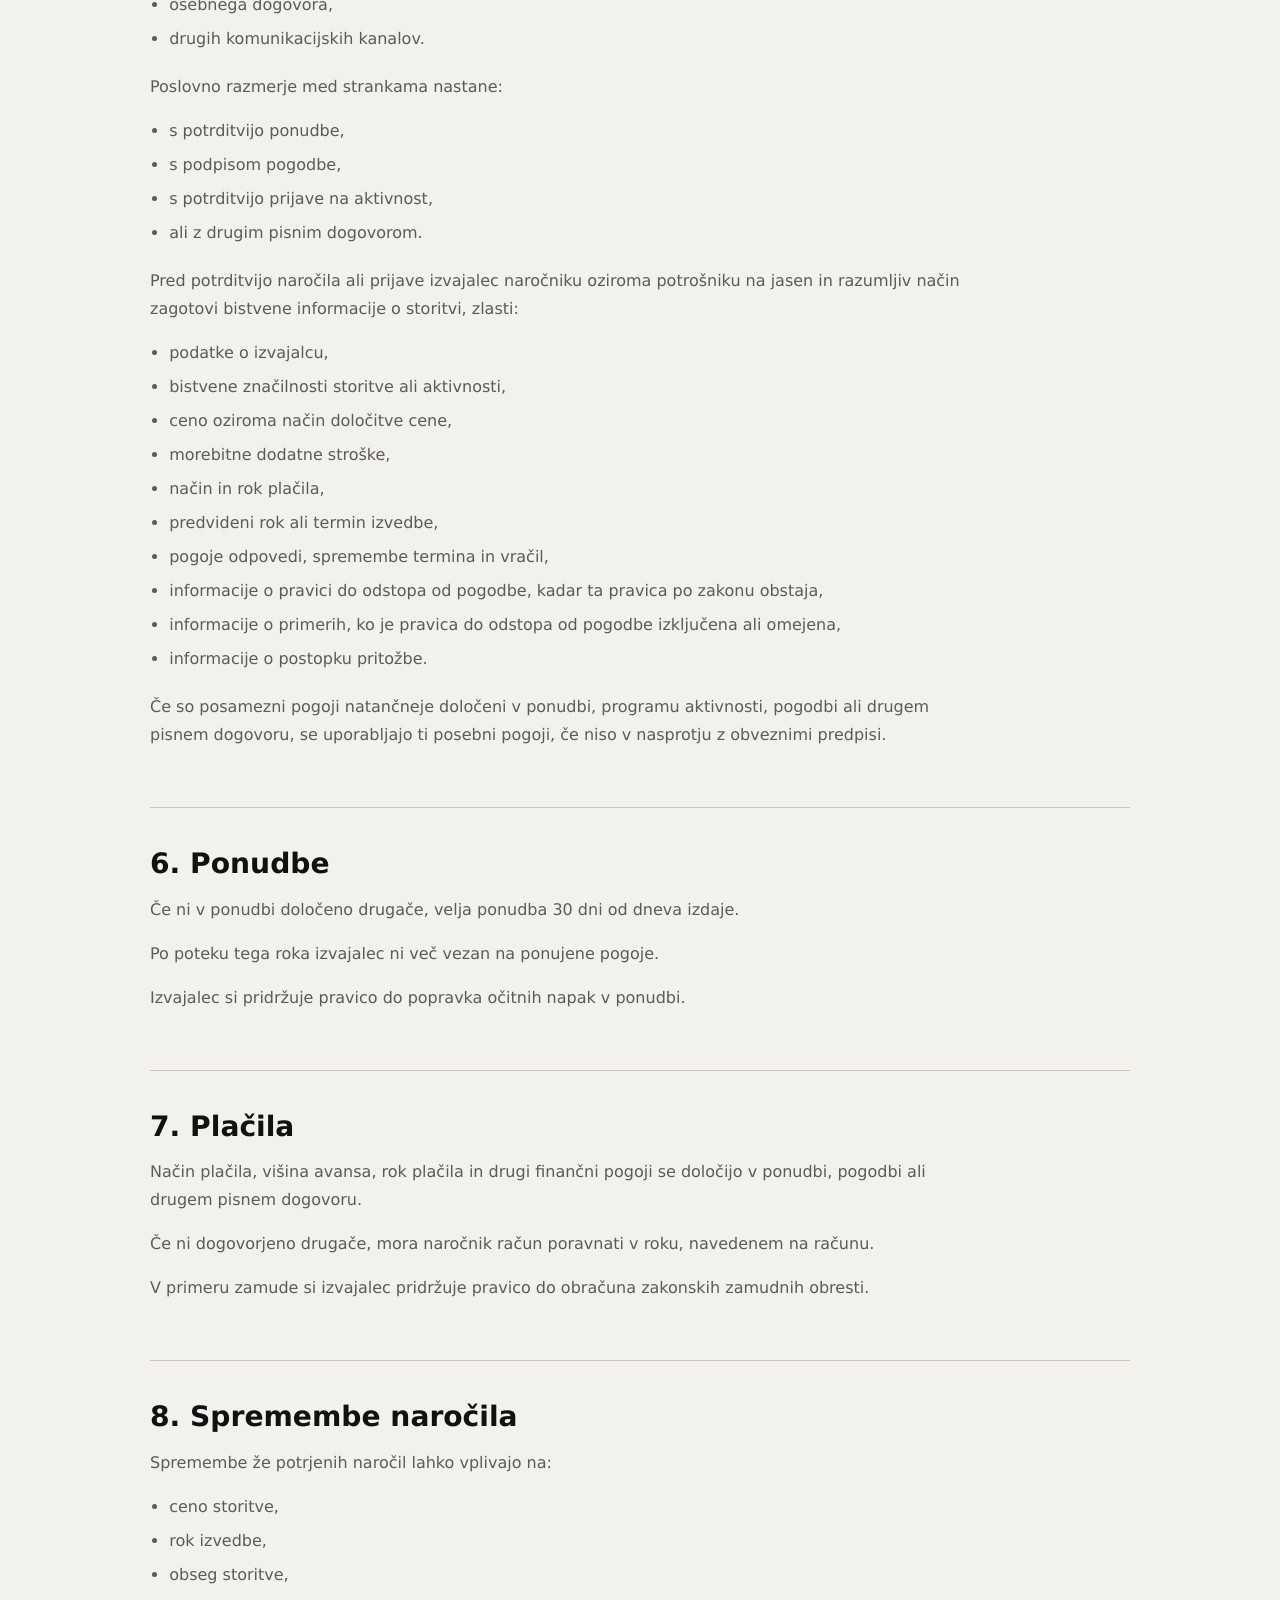
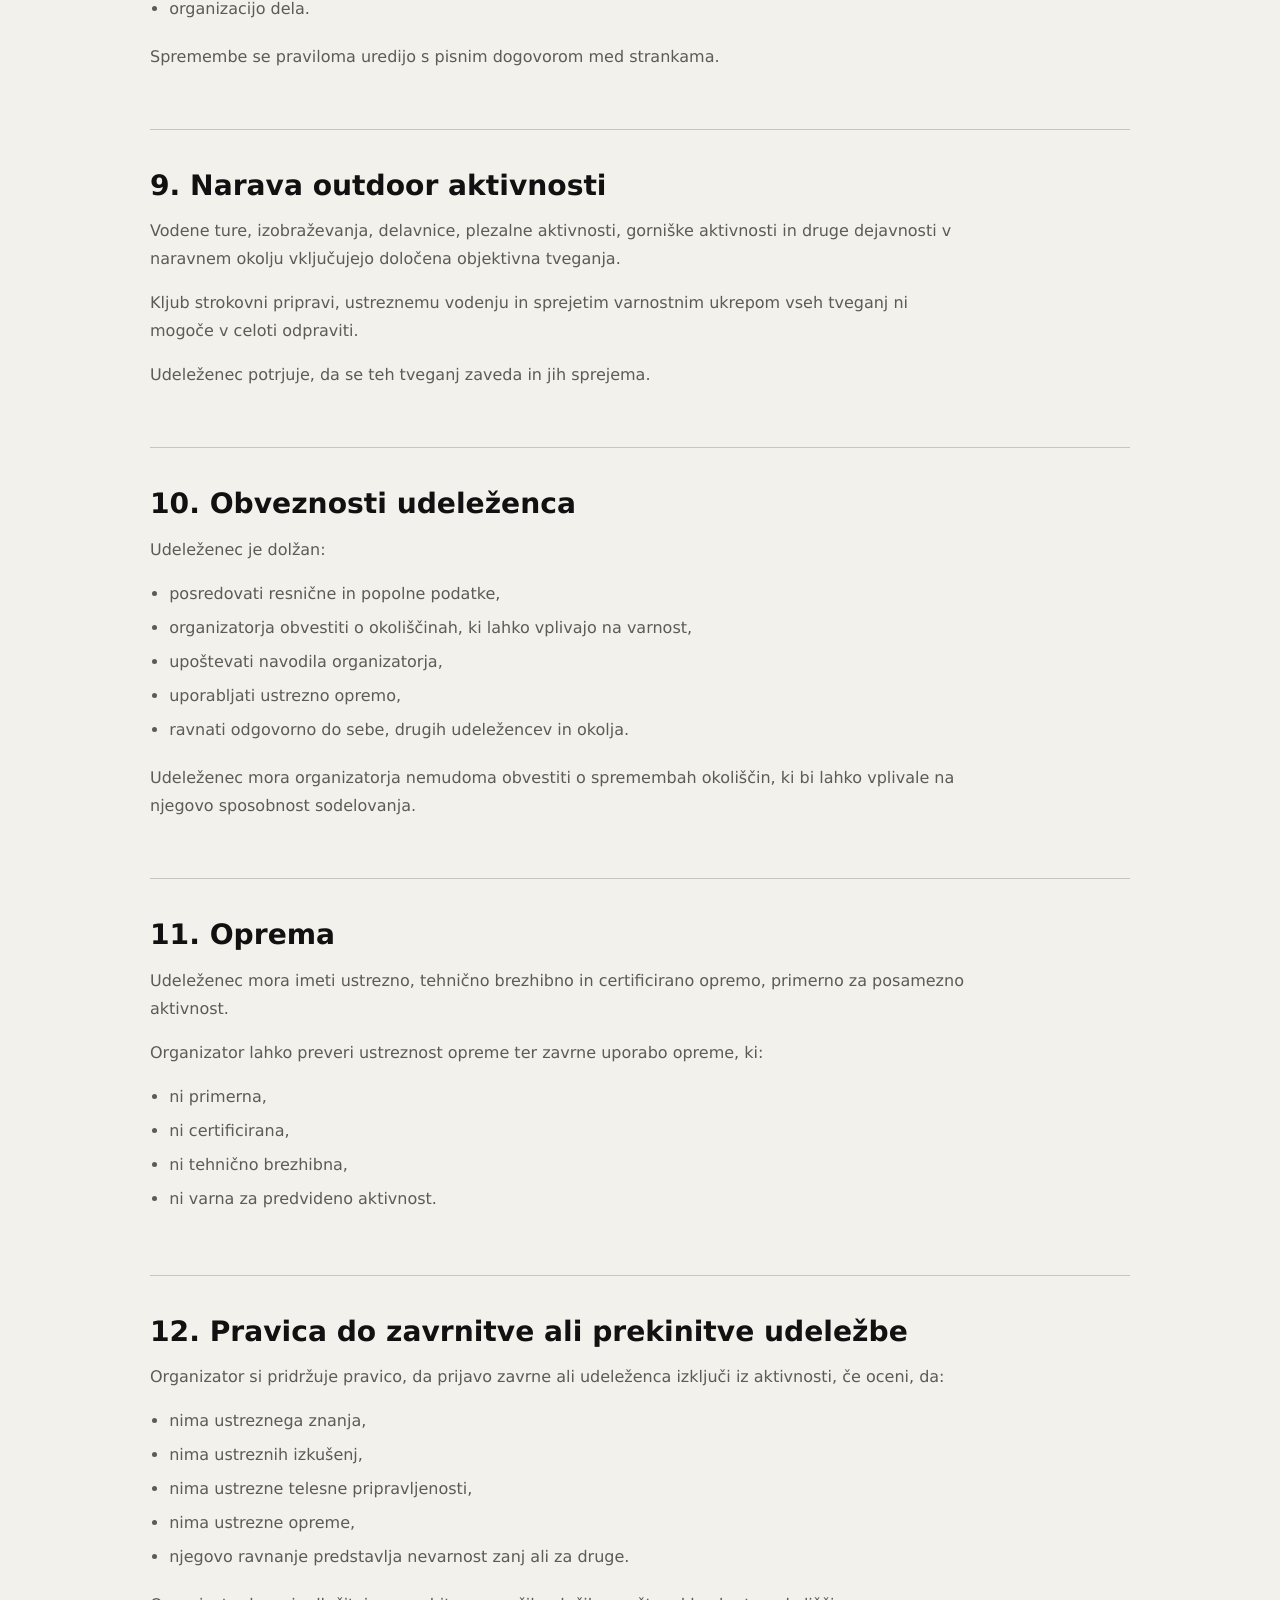
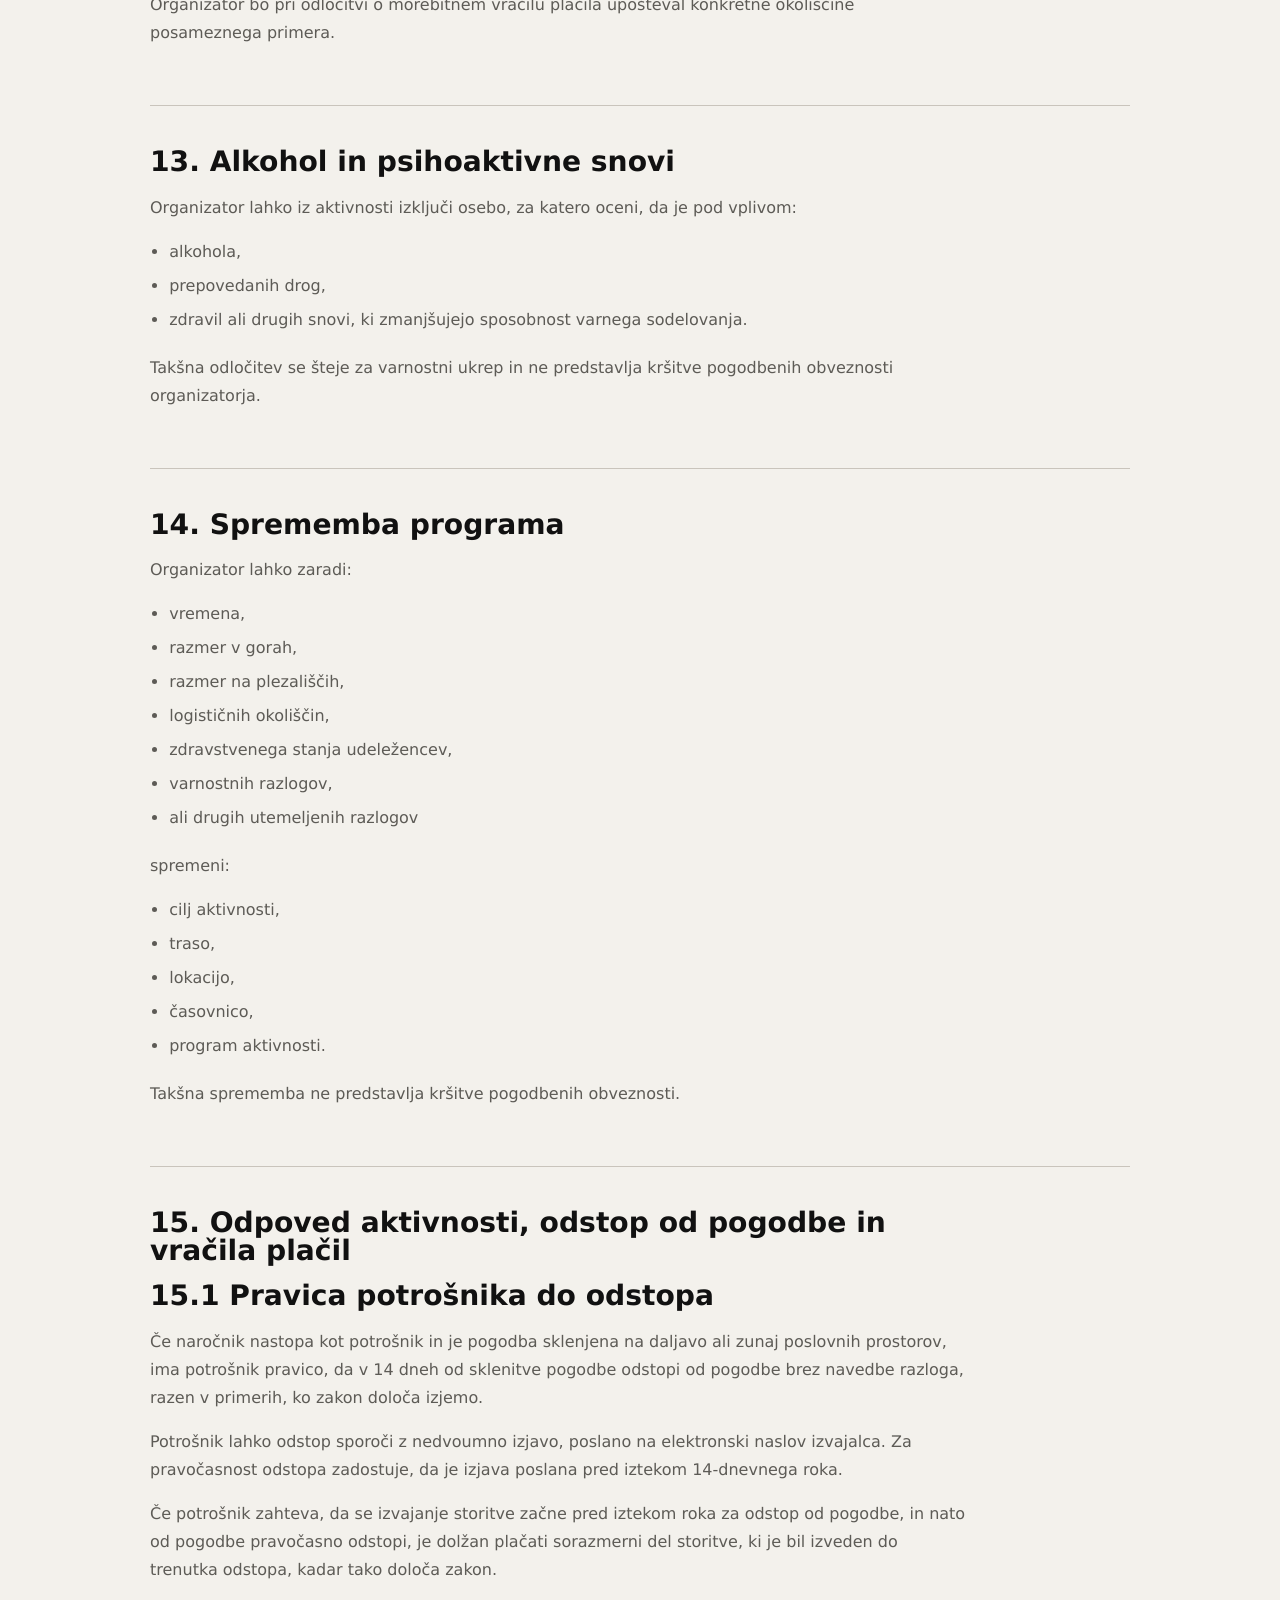
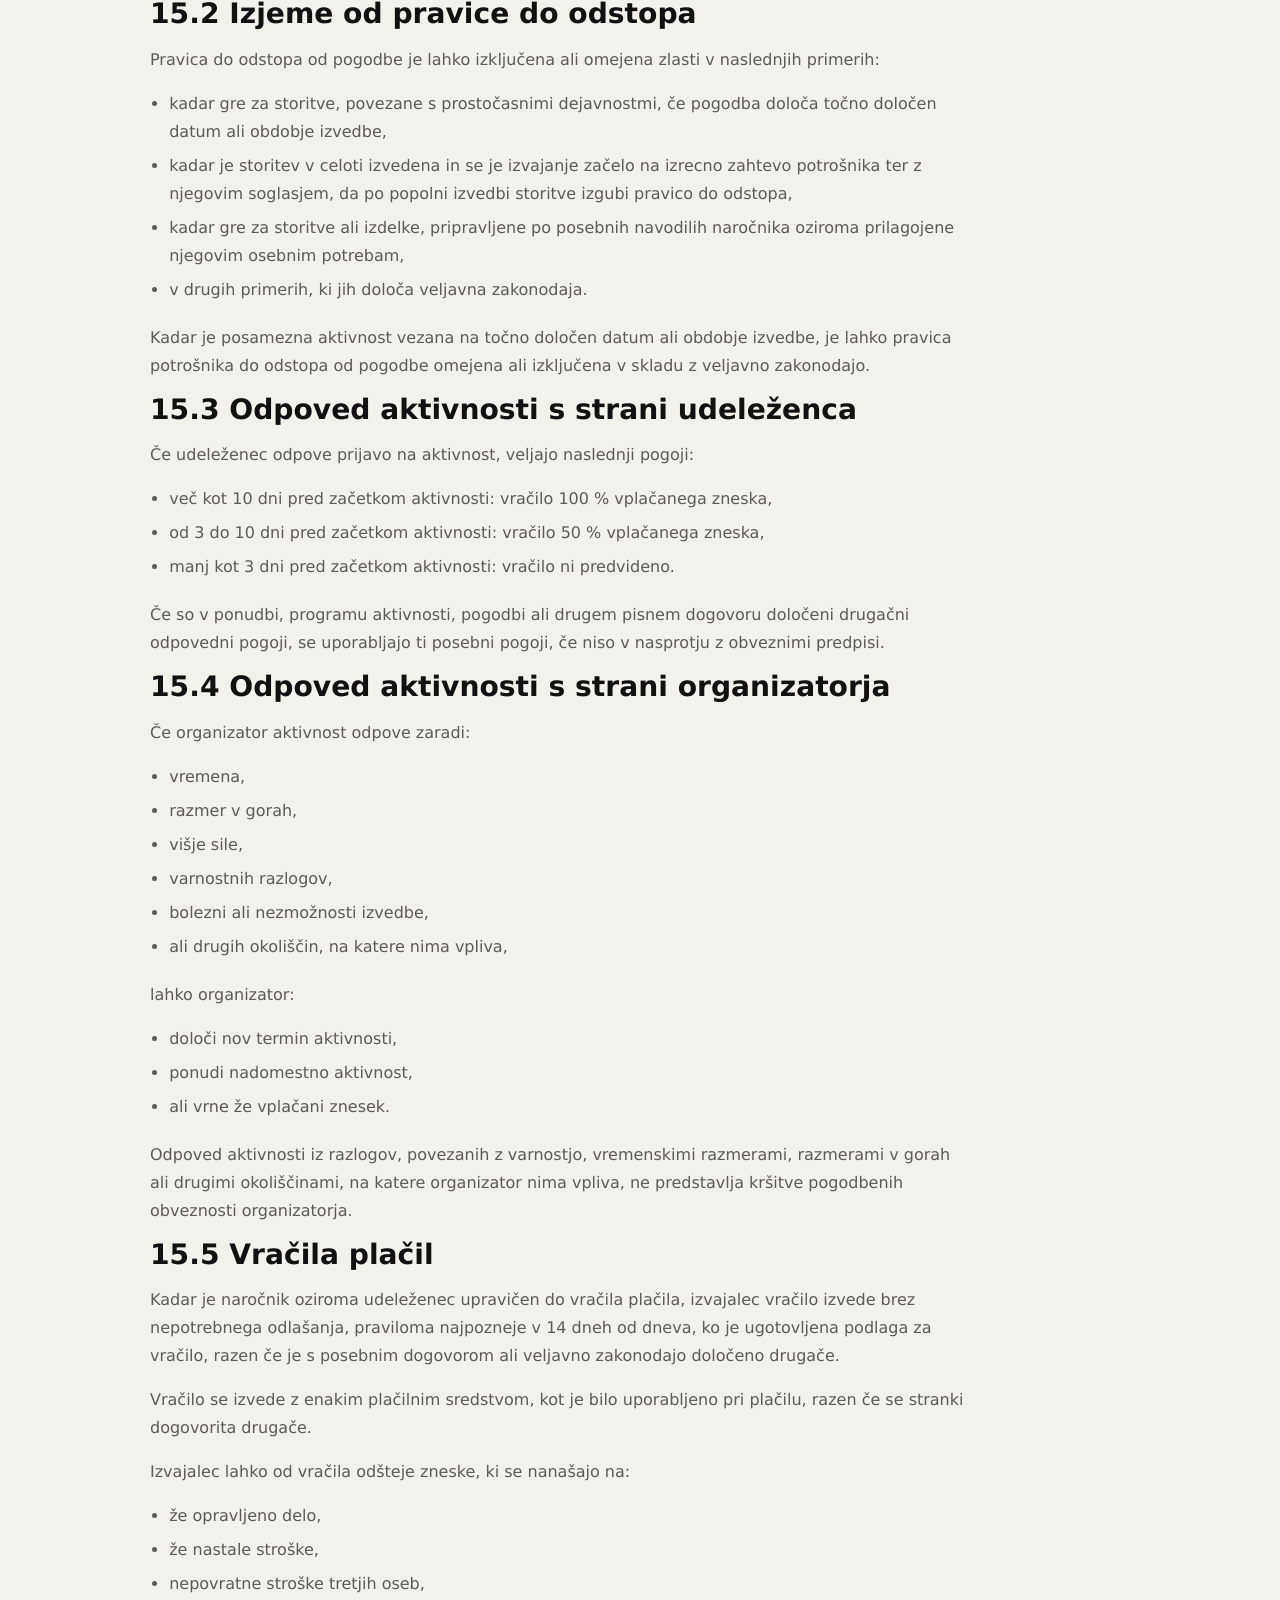
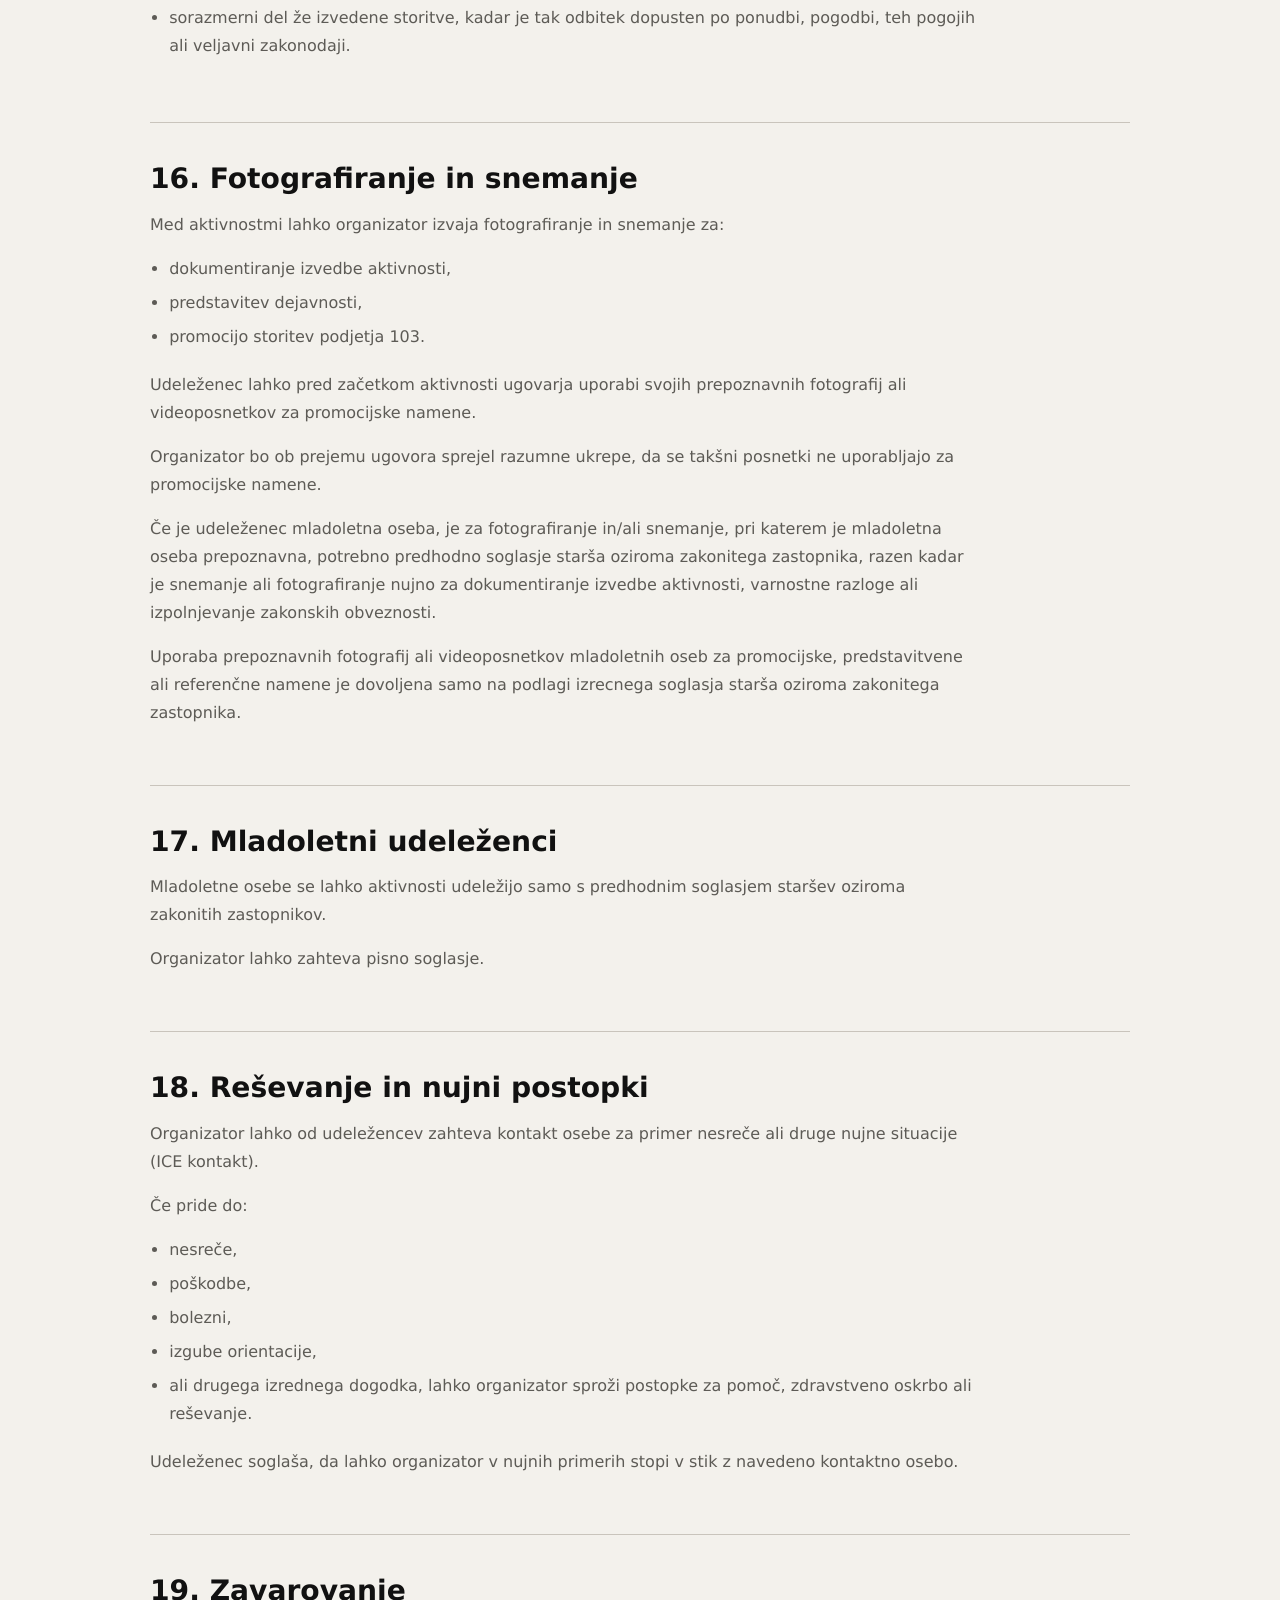
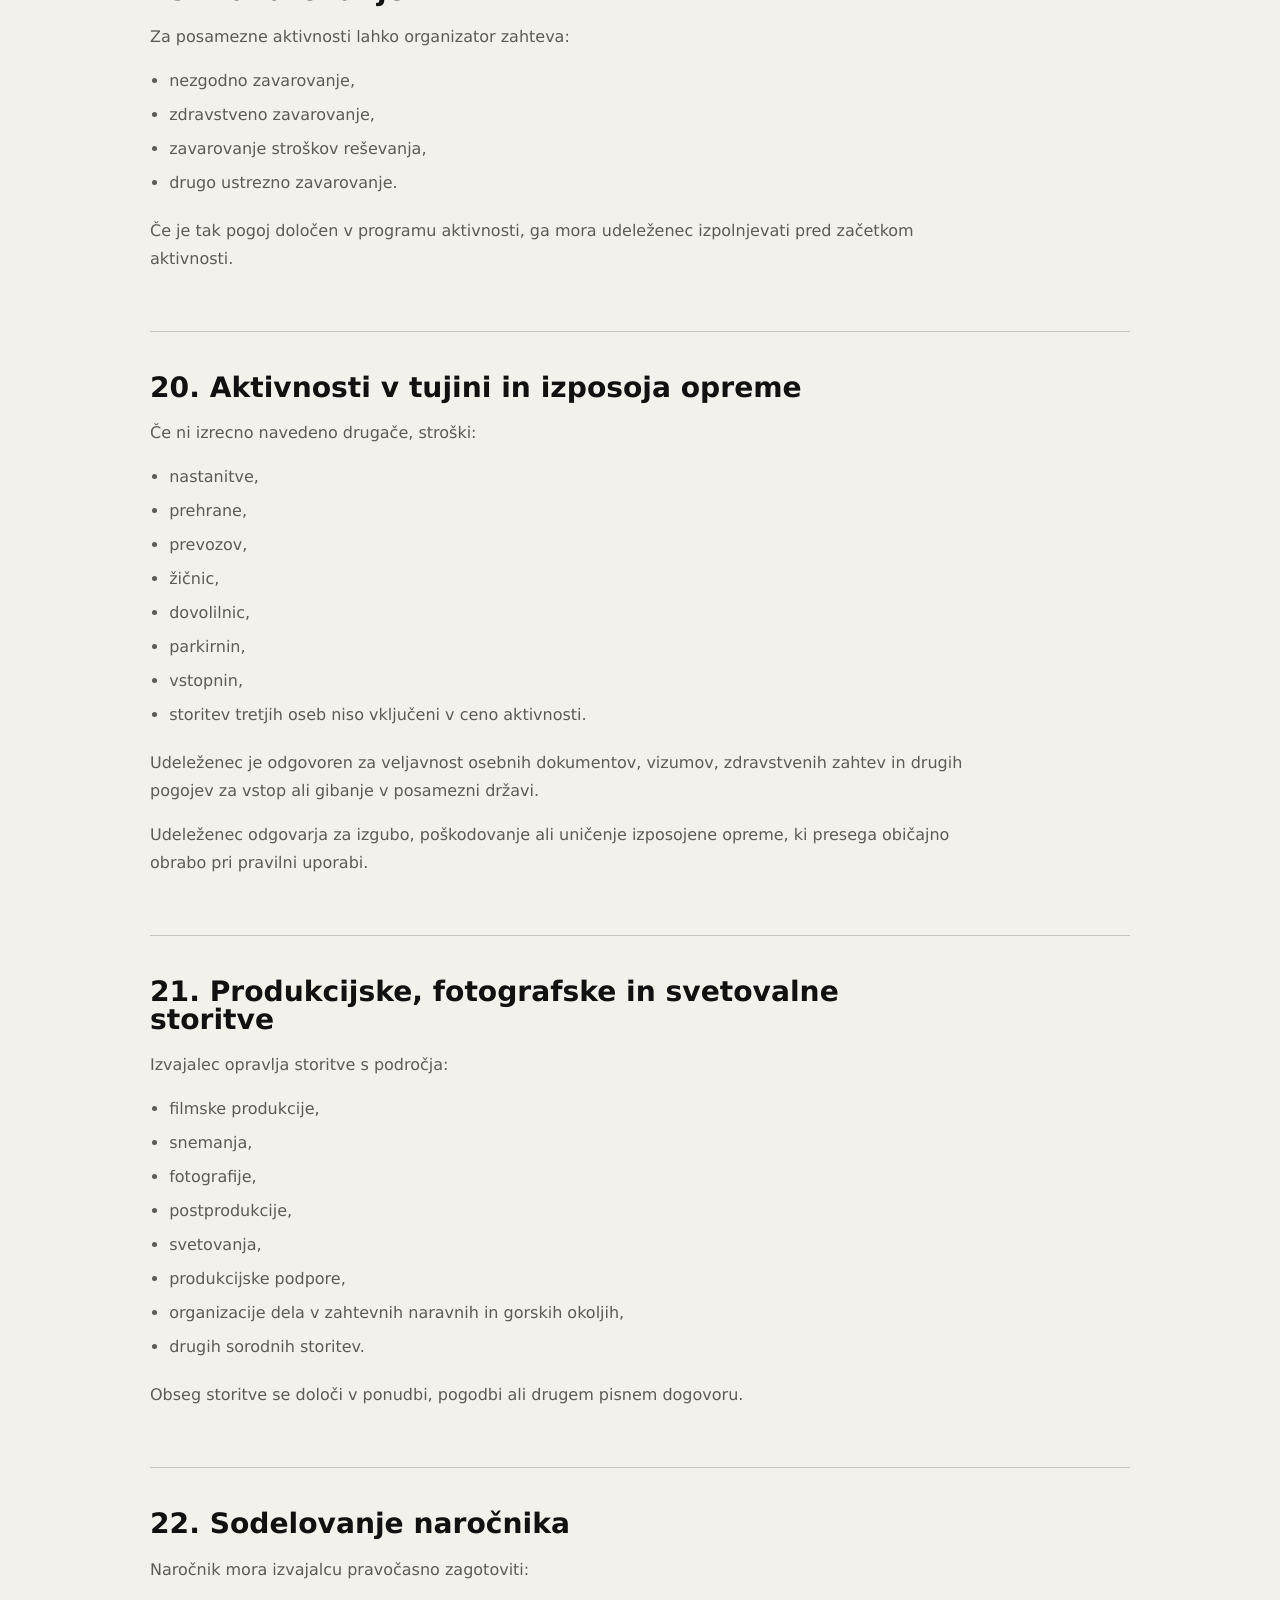
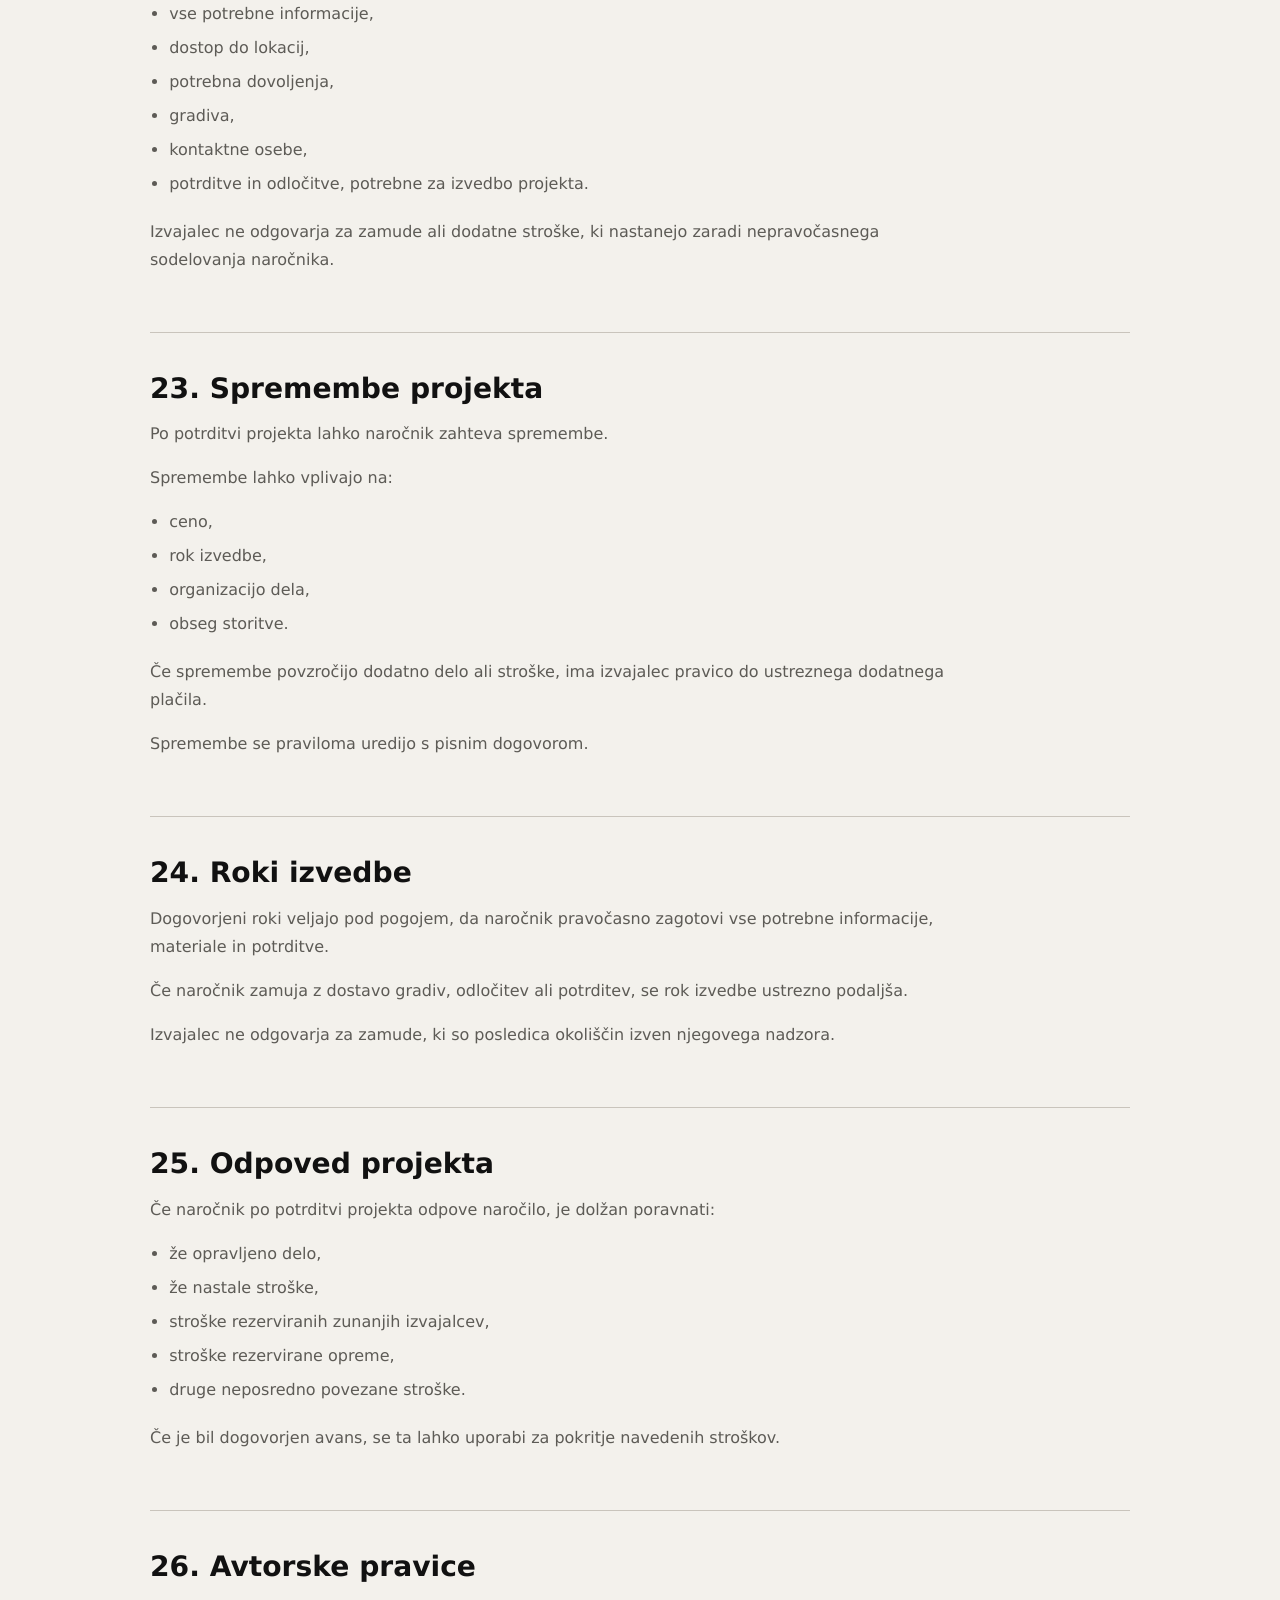
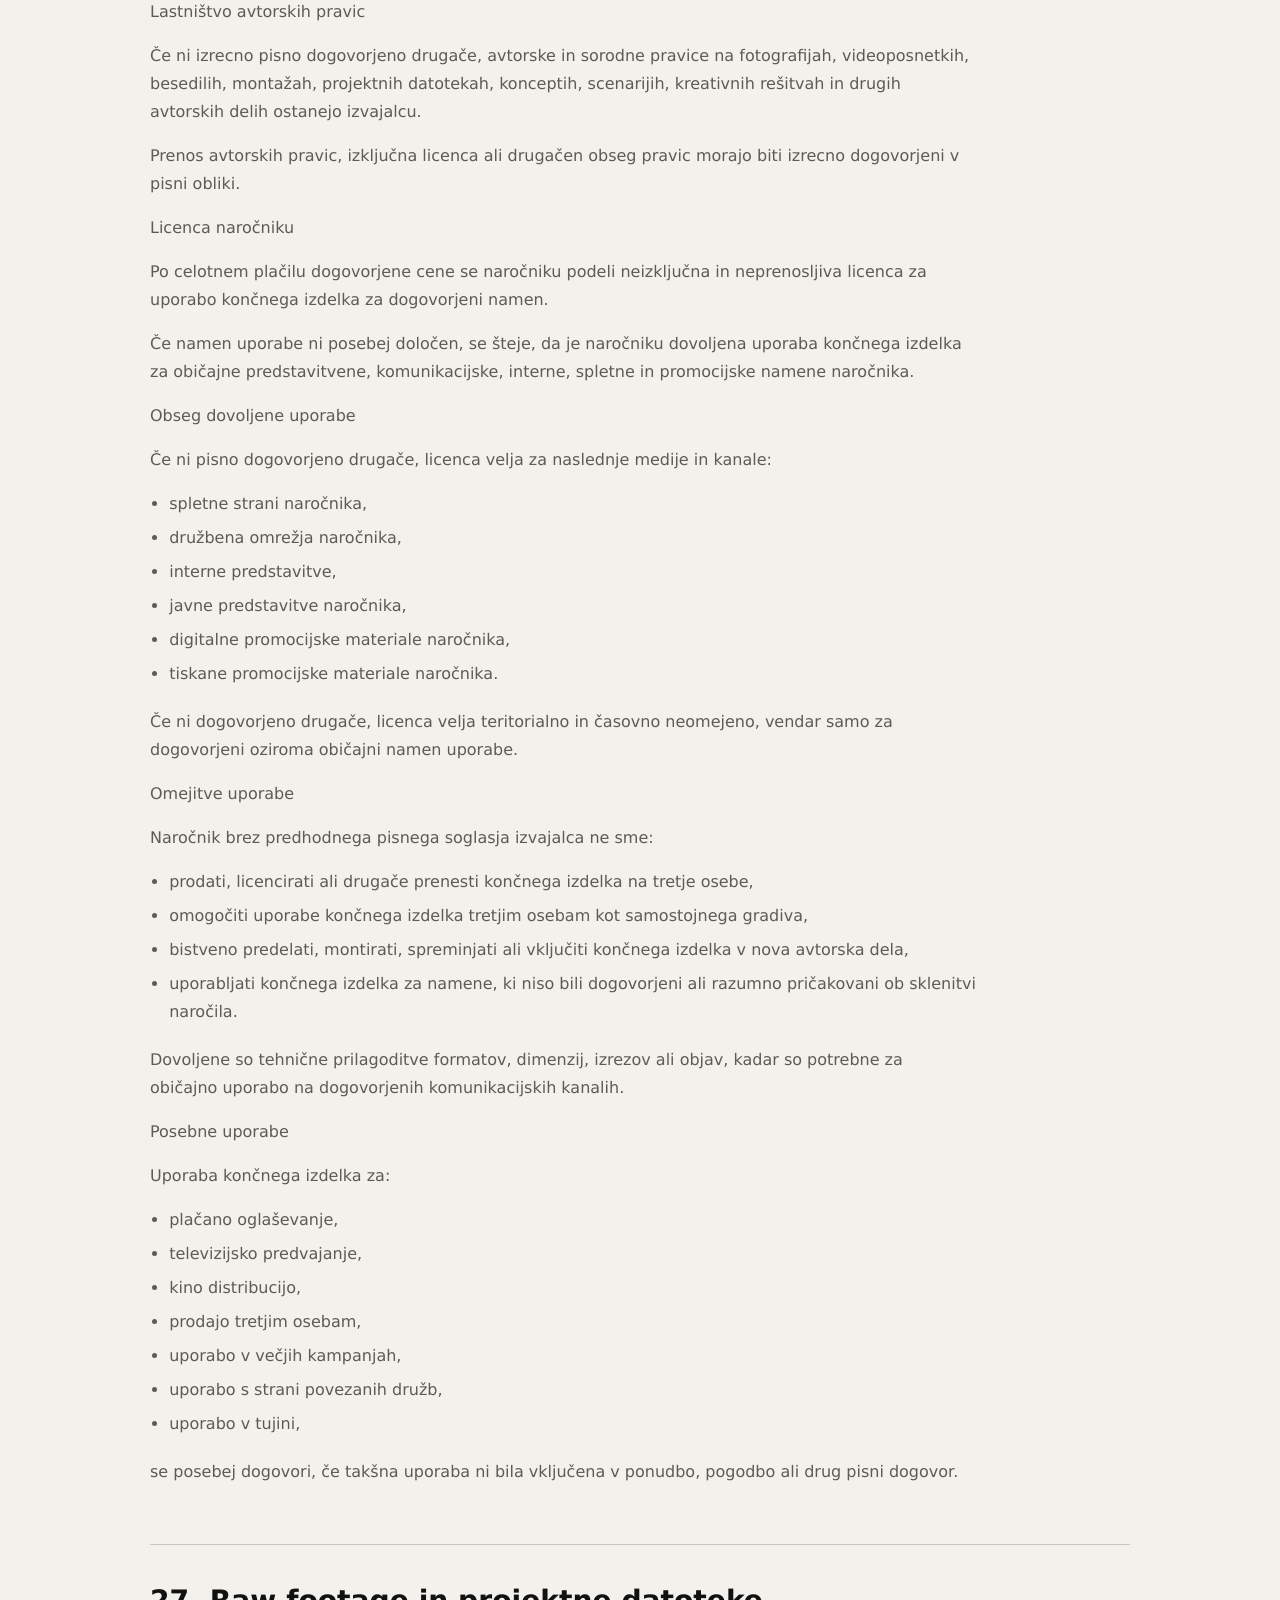
<file: sl/pogoji-poslovanja.html>
<!doctype html>
<html lang="sl">
  <head>
    <meta charset="utf-8">
    <meta name="viewport" content="width=device-width, initial-scale=1">
    <title>Pogoji poslovanja | 103</title>
    <link rel="stylesheet" href="../styles.css">
  </head>
  <body>
    <header class="site-header" data-header>
      <a class="brand" href="index.html" aria-label="103 domov"><img src="../assets/logo-103.png" width="304" height="235" alt=""><span class="sr-only">103</span></a>
    </header>

    <main>
      <section class="page-hero section">
        <p class="eyebrow">Pogoji poslovanja</p>
        <h1>Pogoji uporabe spletne strani in splošni pogoji poslovanja</h1>
        <p>Velja za spletni strani: 103.si in jureniedorfer.com<br>Verzija 1.0<br>Maj 2026</p>
      </section>

      <section class="section legal-doc">
        <article class="legal-block">
          <h2>1. Namen dokumenta</h2>
          <p>Ti pogoji uporabe spletne strani in splošni pogoji poslovanja (v nadaljevanju: pogoji) urejajo uporabo spletnih strani 103.si in jureniedorfer.com ter pogoje izvajanja storitev podjetja 103, Filmska produkcija in šport, Jure Niedorfer s.p..</p>
          <p>Pogoji določajo pravice in obveznosti izvajalca, naročnikov storitev, udeležencev aktivnosti ter drugih uporabnikov storitev podjetja.</p>
          <p>Z uporabo spletne strani, oddajo povpraševanja, prijavo na aktivnost ali naročilom storitve uporabnik potrjuje, da je s temi pogoji seznanjen in se z njimi strinja.</p>
        </article>
        <article class="legal-block">
          <h2>2. Izvajalec storitev</h2>
          <p>Izvajalec storitev je:</p>
          <p>103, Filmska produkcija in šport, Jure Niedorfer s.p.</p>
          <p>Alpska cesta 3</p>
          <p>4260 Bled</p>
          <p>Slovenija</p>
          <p>Matična številka: 7307616000</p>
          <p>Davčna številka: 74515039</p>
          <p>(v nadaljevanju: izvajalec oziroma organizator).</p>
          <p>Kontakt:</p>
          <p>hello@103.si</p>
        </article>
        <article class="legal-block">
          <h2>3. Uporaba spletne strani</h2>
          <p>Spletni strani 103.si in jureniedorfer.com sta namenjeni predstavitvi dejavnosti, storitev, projektov, referenc, aktivnosti in strokovnih vsebin podjetja.</p>
          <p>Uporabnik sme spletno stran uporabljati izključno v zakonite namene.</p>
          <p>Prepovedano je:</p>
          <ul>
            <li>poseganje v delovanje spletne strani,</li>
            <li>poskusi nepooblaščenega dostopa,</li>
            <li>uporaba zlonamerne programske opreme,</li>
            <li>nepooblaščeno zbiranje podatkov,</li>
            <li>uporaba vsebin v nasprotju s temi pogoji,</li>
            <li>kakršnakoli uporaba, ki bi lahko povzročila škodo izvajalcu ali tretjim osebam.</li>
          </ul>
        </article>
        <article class="legal-block">
          <h2>4. Avtorske pravice na spletni strani</h2>
          <p>Vse fotografije, videoposnetki, besedila, grafične podobe, logotipi, dokumenti in druge vsebine na spletni strani so zaščiteni z avtorskimi in sorodnimi pravicami.</p>
          <p>Brez predhodnega pisnega soglasja izvajalca ni dovoljeno:</p>
          <ul>
            <li>kopiranje,</li>
            <li>razmnoževanje,</li>
            <li>predelava,</li>
            <li>distribucija,</li>
            <li>javno objavljanje,</li>
            <li>komercialna uporaba vsebin.</li>
          </ul>
          <p>To ne velja za uporabo, ki jo izrecno dovoljuje veljavna zakonodaja.</p>
        </article>
        <article class="legal-block">
          <h2>5. Povpraševanja in naročila</h2>
          <p>Povpraševanje lahko uporabnik odda preko:</p>
          <ul>
            <li>kontaktnega obrazca,</li>
            <li>elektronske pošte,</li>
            <li>telefona,</li>
            <li>osebnega dogovora,</li>
            <li>drugih komunikacijskih kanalov.</li>
          </ul>
          <p>Poslovno razmerje med strankama nastane:</p>
          <ul>
            <li>s potrditvijo ponudbe,</li>
            <li>s podpisom pogodbe,</li>
            <li>s potrditvijo prijave na aktivnost,</li>
            <li>ali z drugim pisnim dogovorom.</li>
          </ul>
          <p>Pred potrditvijo naročila ali prijave izvajalec naročniku oziroma potrošniku na jasen in razumljiv način zagotovi bistvene informacije o storitvi, zlasti:</p>
          <ul>
            <li>podatke o izvajalcu,</li>
            <li>bistvene značilnosti storitve ali aktivnosti,</li>
            <li>ceno oziroma način določitve cene,</li>
            <li>morebitne dodatne stroške,</li>
            <li>način in rok plačila,</li>
            <li>predvideni rok ali termin izvedbe,</li>
            <li>pogoje odpovedi, spremembe termina in vračil,</li>
            <li>informacije o pravici do odstopa od pogodbe, kadar ta pravica po zakonu obstaja,</li>
            <li>informacije o primerih, ko je pravica do odstopa od pogodbe izključena ali omejena,</li>
            <li>informacije o postopku pritožbe.</li>
          </ul>
          <p>Če so posamezni pogoji natančneje določeni v ponudbi, programu aktivnosti, pogodbi ali drugem pisnem dogovoru, se uporabljajo ti posebni pogoji, če niso v nasprotju z obveznimi predpisi.</p>
        </article>
        <article class="legal-block">
          <h2>6. Ponudbe</h2>
          <p>Če ni v ponudbi določeno drugače, velja ponudba 30 dni od dneva izdaje.</p>
          <p>Po poteku tega roka izvajalec ni več vezan na ponujene pogoje.</p>
          <p>Izvajalec si pridržuje pravico do popravka očitnih napak v ponudbi.</p>
        </article>
        <article class="legal-block">
          <h2>7. Plačila</h2>
          <p>Način plačila, višina avansa, rok plačila in drugi finančni pogoji se določijo v ponudbi, pogodbi ali drugem pisnem dogovoru.</p>
          <p>Če ni dogovorjeno drugače, mora naročnik račun poravnati v roku, navedenem na računu.</p>
          <p>V primeru zamude si izvajalec pridržuje pravico do obračuna zakonskih zamudnih obresti.</p>
        </article>
        <article class="legal-block">
          <h2>8. Spremembe naročila</h2>
          <p>Spremembe že potrjenih naročil lahko vplivajo na:</p>
          <ul>
            <li>ceno storitve,</li>
            <li>rok izvedbe,</li>
            <li>obseg storitve,</li>
            <li>organizacijo dela.</li>
          </ul>
          <p>Spremembe se praviloma uredijo s pisnim dogovorom med strankama.</p>
        </article>
        <article class="legal-block">
          <h2>9. Narava outdoor aktivnosti</h2>
          <p>Vodene ture, izobraževanja, delavnice, plezalne aktivnosti, gorniške aktivnosti in druge dejavnosti v naravnem okolju vključujejo določena objektivna tveganja.</p>
          <p>Kljub strokovni pripravi, ustreznemu vodenju in sprejetim varnostnim ukrepom vseh tveganj ni mogoče v celoti odpraviti.</p>
          <p>Udeleženec potrjuje, da se teh tveganj zaveda in jih sprejema.</p>
        </article>
        <article class="legal-block">
          <h2>10. Obveznosti udeleženca</h2>
          <p>Udeleženec je dolžan:</p>
          <ul>
            <li>posredovati resnične in popolne podatke,</li>
            <li>organizatorja obvestiti o okoliščinah, ki lahko vplivajo na varnost,</li>
            <li>upoštevati navodila organizatorja,</li>
            <li>uporabljati ustrezno opremo,</li>
            <li>ravnati odgovorno do sebe, drugih udeležencev in okolja.</li>
          </ul>
          <p>Udeleženec mora organizatorja nemudoma obvestiti o spremembah okoliščin, ki bi lahko vplivale na njegovo sposobnost sodelovanja.</p>
        </article>
        <article class="legal-block">
          <h2>11. Oprema</h2>
          <p>Udeleženec mora imeti ustrezno, tehnično brezhibno in certificirano opremo, primerno za posamezno aktivnost.</p>
          <p>Organizator lahko preveri ustreznost opreme ter zavrne uporabo opreme, ki:</p>
          <ul>
            <li>ni primerna,</li>
            <li>ni certificirana,</li>
            <li>ni tehnično brezhibna,</li>
            <li>ni varna za predvideno aktivnost.</li>
          </ul>
        </article>
        <article class="legal-block">
          <h2>12. Pravica do zavrnitve ali prekinitve udeležbe</h2>
          <p>Organizator si pridržuje pravico, da prijavo zavrne ali udeleženca izključi iz aktivnosti, če oceni, da:</p>
          <ul>
            <li>nima ustreznega znanja,</li>
            <li>nima ustreznih izkušenj,</li>
            <li>nima ustrezne telesne pripravljenosti,</li>
            <li>nima ustrezne opreme,</li>
            <li>njegovo ravnanje predstavlja nevarnost zanj ali za druge.</li>
          </ul>
          <p>Organizator bo pri odločitvi o morebitnem vračilu plačila upošteval konkretne okoliščine posameznega primera.</p>
        </article>
        <article class="legal-block">
          <h2>13. Alkohol in psihoaktivne snovi</h2>
          <p>Organizator lahko iz aktivnosti izključi osebo, za katero oceni, da je pod vplivom:</p>
          <ul>
            <li>alkohola,</li>
            <li>prepovedanih drog,</li>
            <li>zdravil ali drugih snovi, ki zmanjšujejo sposobnost varnega sodelovanja.</li>
          </ul>
          <p>Takšna odločitev se šteje za varnostni ukrep in ne predstavlja kršitve pogodbenih obveznosti organizatorja.</p>
        </article>
        <article class="legal-block">
          <h2>14. Sprememba programa</h2>
          <p>Organizator lahko zaradi:</p>
          <ul>
            <li>vremena,</li>
            <li>razmer v gorah,</li>
            <li>razmer na plezališčih,</li>
            <li>logističnih okoliščin,</li>
            <li>zdravstvenega stanja udeležencev,</li>
            <li>varnostnih razlogov,</li>
            <li>ali drugih utemeljenih razlogov</li>
          </ul>
          <p>spremeni:</p>
          <ul>
            <li>cilj aktivnosti,</li>
            <li>traso,</li>
            <li>lokacijo,</li>
            <li>časovnico,</li>
            <li>program aktivnosti.</li>
          </ul>
          <p>Takšna sprememba ne predstavlja kršitve pogodbenih obveznosti.</p>
        </article>
        <article class="legal-block">
          <h2>15. Odpoved aktivnosti, odstop od pogodbe in vračila plačil</h2>
          <h3>15.1 Pravica potrošnika do odstopa</h3>
          <p>Če naročnik nastopa kot potrošnik in je pogodba sklenjena na daljavo ali zunaj poslovnih prostorov, ima potrošnik pravico, da v 14 dneh od sklenitve pogodbe odstopi od pogodbe brez navedbe razloga, razen v primerih, ko zakon določa izjemo.</p>
          <p>Potrošnik lahko odstop sporoči z nedvoumno izjavo, poslano na elektronski naslov izvajalca. Za pravočasnost odstopa zadostuje, da je izjava poslana pred iztekom 14-dnevnega roka.</p>
          <p>Če potrošnik zahteva, da se izvajanje storitve začne pred iztekom roka za odstop od pogodbe, in nato od pogodbe pravočasno odstopi, je dolžan plačati sorazmerni del storitve, ki je bil izveden do trenutka odstopa, kadar tako določa zakon.</p>
          <h3>15.2 Izjeme od pravice do odstopa</h3>
          <p>Pravica do odstopa od pogodbe je lahko izključena ali omejena zlasti v naslednjih primerih:</p>
          <ul>
            <li>kadar gre za storitve, povezane s prostočasnimi dejavnostmi, če pogodba določa točno določen datum ali obdobje izvedbe,</li>
            <li>kadar je storitev v celoti izvedena in se je izvajanje začelo na izrecno zahtevo potrošnika ter z njegovim soglasjem, da po popolni izvedbi storitve izgubi pravico do odstopa,</li>
            <li>kadar gre za storitve ali izdelke, pripravljene po posebnih navodilih naročnika oziroma prilagojene njegovim osebnim potrebam,</li>
            <li>v drugih primerih, ki jih določa veljavna zakonodaja.</li>
          </ul>
          <p>Kadar je posamezna aktivnost vezana na točno določen datum ali obdobje izvedbe, je lahko pravica potrošnika do odstopa od pogodbe omejena ali izključena v skladu z veljavno zakonodajo.</p>
          <h3>15.3 Odpoved aktivnosti s strani udeleženca</h3>
          <p>Če udeleženec odpove prijavo na aktivnost, veljajo naslednji pogoji:</p>
          <ul>
            <li>več kot 10 dni pred začetkom aktivnosti: vračilo 100 % vplačanega zneska,</li>
            <li>od 3 do 10 dni pred začetkom aktivnosti: vračilo 50 % vplačanega zneska,</li>
            <li>manj kot 3 dni pred začetkom aktivnosti: vračilo ni predvideno.</li>
          </ul>
          <p>Če so v ponudbi, programu aktivnosti, pogodbi ali drugem pisnem dogovoru določeni drugačni odpovedni pogoji, se uporabljajo ti posebni pogoji, če niso v nasprotju z obveznimi predpisi.</p>
          <h3>15.4 Odpoved aktivnosti s strani organizatorja</h3>
          <p>Če organizator aktivnost odpove zaradi:</p>
          <ul>
            <li>vremena,</li>
            <li>razmer v gorah,</li>
            <li>višje sile,</li>
            <li>varnostnih razlogov,</li>
            <li>bolezni ali nezmožnosti izvedbe,</li>
            <li>ali drugih okoliščin, na katere nima vpliva,</li>
          </ul>
          <p>lahko organizator:</p>
          <ul>
            <li>določi nov termin aktivnosti,</li>
            <li>ponudi nadomestno aktivnost,</li>
            <li>ali vrne že vplačani znesek.</li>
          </ul>
          <p>Odpoved aktivnosti iz razlogov, povezanih z varnostjo, vremenskimi razmerami, razmerami v gorah ali drugimi okoliščinami, na katere organizator nima vpliva, ne predstavlja kršitve pogodbenih obveznosti organizatorja.</p>
          <h3>15.5 Vračila plačil</h3>
          <p>Kadar je naročnik oziroma udeleženec upravičen do vračila plačila, izvajalec vračilo izvede brez nepotrebnega odlašanja, praviloma najpozneje v 14 dneh od dneva, ko je ugotovljena podlaga za vračilo, razen če je s posebnim dogovorom ali veljavno zakonodajo določeno drugače.</p>
          <p>Vračilo se izvede z enakim plačilnim sredstvom, kot je bilo uporabljeno pri plačilu, razen če se stranki dogovorita drugače.</p>
          <p>Izvajalec lahko od vračila odšteje zneske, ki se nanašajo na:</p>
          <ul>
            <li>že opravljeno delo,</li>
            <li>že nastale stroške,</li>
            <li>nepovratne stroške tretjih oseb,</li>
            <li>sorazmerni del že izvedene storitve, kadar je tak odbitek dopusten po ponudbi, pogodbi, teh pogojih ali veljavni zakonodaji.</li>
          </ul>
        </article>
        <article class="legal-block">
          <h2>16. Fotografiranje in snemanje</h2>
          <p>Med aktivnostmi lahko organizator izvaja fotografiranje in snemanje za:</p>
          <ul>
            <li>dokumentiranje izvedbe aktivnosti,</li>
            <li>predstavitev dejavnosti,</li>
            <li>promocijo storitev podjetja 103.</li>
          </ul>
          <p>Udeleženec lahko pred začetkom aktivnosti ugovarja uporabi svojih prepoznavnih fotografij ali videoposnetkov za promocijske namene.</p>
          <p>Organizator bo ob prejemu ugovora sprejel razumne ukrepe, da se takšni posnetki ne uporabljajo za promocijske namene.</p>
          <p>Če je udeleženec mladoletna oseba, je za fotografiranje in/ali snemanje, pri katerem je mladoletna oseba prepoznavna, potrebno predhodno soglasje starša oziroma zakonitega zastopnika, razen kadar je snemanje ali fotografiranje nujno za dokumentiranje izvedbe aktivnosti, varnostne razloge ali izpolnjevanje zakonskih obveznosti.</p>
          <p>Uporaba prepoznavnih fotografij ali videoposnetkov mladoletnih oseb za promocijske, predstavitvene ali referenčne namene je dovoljena samo na podlagi izrecnega soglasja starša oziroma zakonitega zastopnika.</p>
        </article>
        <article class="legal-block">
          <h2>17. Mladoletni udeleženci</h2>
          <p>Mladoletne osebe se lahko aktivnosti udeležijo samo s predhodnim soglasjem staršev oziroma zakonitih zastopnikov.</p>
          <p>Organizator lahko zahteva pisno soglasje.</p>
        </article>
        <article class="legal-block">
          <h2>18. Reševanje in nujni postopki</h2>
          <p>Organizator lahko od udeležencev zahteva kontakt osebe za primer nesreče ali druge nujne situacije (ICE kontakt).</p>
          <p>Če pride do:</p>
          <ul>
            <li>nesreče,</li>
            <li>poškodbe,</li>
            <li>bolezni,</li>
            <li>izgube orientacije,</li>
            <li>ali drugega izrednega dogodka, lahko organizator sproži postopke za pomoč, zdravstveno oskrbo ali reševanje.</li>
          </ul>
          <p>Udeleženec soglaša, da lahko organizator v nujnih primerih stopi v stik z navedeno kontaktno osebo.</p>
        </article>
        <article class="legal-block">
          <h2>19. Zavarovanje</h2>
          <p>Za posamezne aktivnosti lahko organizator zahteva:</p>
          <ul>
            <li>nezgodno zavarovanje,</li>
            <li>zdravstveno zavarovanje,</li>
            <li>zavarovanje stroškov reševanja,</li>
            <li>drugo ustrezno zavarovanje.</li>
          </ul>
          <p>Če je tak pogoj določen v programu aktivnosti, ga mora udeleženec izpolnjevati pred začetkom aktivnosti.</p>
        </article>
        <article class="legal-block">
          <h2>20. Aktivnosti v tujini in izposoja opreme</h2>
          <p>Če ni izrecno navedeno drugače, stroški:</p>
          <ul>
            <li>nastanitve,</li>
            <li>prehrane,</li>
            <li>prevozov,</li>
            <li>žičnic,</li>
            <li>dovolilnic,</li>
            <li>parkirnin,</li>
            <li>vstopnin,</li>
            <li>storitev tretjih oseb niso vključeni v ceno aktivnosti.</li>
          </ul>
          <p>Udeleženec je odgovoren za veljavnost osebnih dokumentov, vizumov, zdravstvenih zahtev in drugih pogojev za vstop ali gibanje v posamezni državi.</p>
          <p>Udeleženec odgovarja za izgubo, poškodovanje ali uničenje izposojene opreme, ki presega običajno obrabo pri pravilni uporabi.</p>
        </article>
        <article class="legal-block">
          <h2>21. Produkcijske, fotografske in svetovalne storitve</h2>
          <p>Izvajalec opravlja storitve s področja:</p>
          <ul>
            <li>filmske produkcije,</li>
            <li>snemanja,</li>
            <li>fotografije,</li>
            <li>postprodukcije,</li>
            <li>svetovanja,</li>
            <li>produkcijske podpore,</li>
            <li>organizacije dela v zahtevnih naravnih in gorskih okoljih,</li>
            <li>drugih sorodnih storitev.</li>
          </ul>
          <p>Obseg storitve se določi v ponudbi, pogodbi ali drugem pisnem dogovoru.</p>
        </article>
        <article class="legal-block">
          <h2>22. Sodelovanje naročnika</h2>
          <p>Naročnik mora izvajalcu pravočasno zagotoviti:</p>
          <ul>
            <li>vse potrebne informacije,</li>
            <li>dostop do lokacij,</li>
            <li>potrebna dovoljenja,</li>
            <li>gradiva,</li>
            <li>kontaktne osebe,</li>
            <li>potrditve in odločitve, potrebne za izvedbo projekta.</li>
          </ul>
          <p>Izvajalec ne odgovarja za zamude ali dodatne stroške, ki nastanejo zaradi nepravočasnega sodelovanja naročnika.</p>
        </article>
        <article class="legal-block">
          <h2>23. Spremembe projekta</h2>
          <p>Po potrditvi projekta lahko naročnik zahteva spremembe.</p>
          <p>Spremembe lahko vplivajo na:</p>
          <ul>
            <li>ceno,</li>
            <li>rok izvedbe,</li>
            <li>organizacijo dela,</li>
            <li>obseg storitve.</li>
          </ul>
          <p>Če spremembe povzročijo dodatno delo ali stroške, ima izvajalec pravico do ustreznega dodatnega plačila.</p>
          <p>Spremembe se praviloma uredijo s pisnim dogovorom.</p>
        </article>
        <article class="legal-block">
          <h2>24. Roki izvedbe</h2>
          <p>Dogovorjeni roki veljajo pod pogojem, da naročnik pravočasno zagotovi vse potrebne informacije, materiale in potrditve.</p>
          <p>Če naročnik zamuja z dostavo gradiv, odločitev ali potrditev, se rok izvedbe ustrezno podaljša.</p>
          <p>Izvajalec ne odgovarja za zamude, ki so posledica okoliščin izven njegovega nadzora.</p>
        </article>
        <article class="legal-block">
          <h2>25. Odpoved projekta</h2>
          <p>Če naročnik po potrditvi projekta odpove naročilo, je dolžan poravnati:</p>
          <ul>
            <li>že opravljeno delo,</li>
            <li>že nastale stroške,</li>
            <li>stroške rezerviranih zunanjih izvajalcev,</li>
            <li>stroške rezervirane opreme,</li>
            <li>druge neposredno povezane stroške.</li>
          </ul>
          <p>Če je bil dogovorjen avans, se ta lahko uporabi za pokritje navedenih stroškov.</p>
        </article>
        <article class="legal-block">
          <h2>26. Avtorske pravice</h2>
          <p>Lastništvo avtorskih pravic</p>
          <p>Če ni izrecno pisno dogovorjeno drugače, avtorske in sorodne pravice na fotografijah, videoposnetkih, besedilih, montažah, projektnih datotekah, konceptih, scenarijih, kreativnih rešitvah in drugih avtorskih delih ostanejo izvajalcu.</p>
          <p>Prenos avtorskih pravic, izključna licenca ali drugačen obseg pravic morajo biti izrecno dogovorjeni v pisni obliki.</p>
          <p>Licenca naročniku</p>
          <p>Po celotnem plačilu dogovorjene cene se naročniku podeli neizključna in neprenosljiva licenca za uporabo končnega izdelka za dogovorjeni namen.</p>
          <p>Če namen uporabe ni posebej določen, se šteje, da je naročniku dovoljena uporaba končnega izdelka za običajne predstavitvene, komunikacijske, interne, spletne in promocijske namene naročnika.</p>
          <p>Obseg dovoljene uporabe</p>
          <p>Če ni pisno dogovorjeno drugače, licenca velja za naslednje medije in kanale:</p>
          <ul>
            <li>spletne strani naročnika,</li>
            <li>družbena omrežja naročnika,</li>
            <li>interne predstavitve,</li>
            <li>javne predstavitve naročnika,</li>
            <li>digitalne promocijske materiale naročnika,</li>
            <li>tiskane promocijske materiale naročnika.</li>
          </ul>
          <p>Če ni dogovorjeno drugače, licenca velja teritorialno in časovno neomejeno, vendar samo za dogovorjeni oziroma običajni namen uporabe.</p>
          <p>Omejitve uporabe</p>
          <p>Naročnik brez predhodnega pisnega soglasja izvajalca ne sme:</p>
          <ul>
            <li>prodati, licencirati ali drugače prenesti končnega izdelka na tretje osebe,</li>
            <li>omogočiti uporabe končnega izdelka tretjim osebam kot samostojnega gradiva,</li>
            <li>bistveno predelati, montirati, spreminjati ali vključiti končnega izdelka v nova avtorska dela,</li>
            <li>uporabljati končnega izdelka za namene, ki niso bili dogovorjeni ali razumno pričakovani ob sklenitvi naročila.</li>
          </ul>
          <p>Dovoljene so tehnične prilagoditve formatov, dimenzij, izrezov ali objav, kadar so potrebne za običajno uporabo na dogovorjenih komunikacijskih kanalih.</p>
          <p>Posebne uporabe</p>
          <p>Uporaba končnega izdelka za:</p>
          <ul>
            <li>plačano oglaševanje,</li>
            <li>televizijsko predvajanje,</li>
            <li>kino distribucijo,</li>
            <li>prodajo tretjim osebam,</li>
            <li>uporabo v večjih kampanjah,</li>
            <li>uporabo s strani povezanih družb,</li>
            <li>uporabo v tujini,</li>
          </ul>
          <p>se posebej dogovori, če takšna uporaba ni bila vključena v ponudbo, pogodbo ali drug pisni dogovor.</p>
        </article>
        <article class="legal-block">
          <h2>27. Raw footage in projektne datoteke</h2>
          <p>Če ni izrecno pisno dogovorjeno drugače:</p>
          <ul>
            <li>surovi posnetki (raw footage) niso del končnega izdelka,</li>
            <li>izvajalec ni dolžan predati izvornih projektnih datotek,</li>
            <li>izvajalec ni dolžan predati delovnih materialov,</li>
            <li>izvajalec ni dolžan hraniti surovih materialov po zaključku projekta.</li>
          </ul>
          <p>Morebitna predaja surovih posnetkov, izvornih projektnih datotek ali drugih delovnih materialov se posebej dogovori in lahko predstavlja dodatno storitev.</p>
        </article>
        <article class="legal-block">
          <h2>28. Arhiviranje projektov</h2>
          <p>Izvajalec lahko po zaključku projekta hrani delovne datoteke, fotografije, videoposnetke ali druge projektne materiale za potrebe arhiviranja.</p>
          <p>Izvajalec ne jamči trajne hrambe projektov, razen če je to posebej dogovorjeno v pisni obliki.</p>
          <p>Naročnik je odgovoren za pravočasno prevzemanje in varnostno kopiranje prejetih materialov.</p>
        </article>
        <article class="legal-block">
          <h2>29. Reference in portfolio</h2>
          <p>Če ni drugače dogovorjeno v pisni obliki, lahko izvajalec javno objavljene projekte uporablja za:</p>
          <ul>
            <li>predstavitev referenc,</li>
            <li>portfolio,</li>
            <li>promocijo svojega dela,</li>
            <li>predstavitev strokovnih izkušenj.</li>
          </ul>
          <p>To vključuje uporabo fotografij, videoposnetkov, opisov projektov in navedbo naročnika kot reference.</p>
          <p>Če naročnik zahteva popolno zaupnost projekta, mora biti to izrecno določeno v pogodbi ali ponudbi.</p>
        </article>
        <article class="legal-block">
          <h2>30. Zaupnost</h2>
          <p>Izvajalec se zavezuje, da bo poslovne informacije naročnika obravnaval kot zaupne, kadar je to razumno pričakovano ali posebej dogovorjeno.</p>
          <p>Obveznost zaupnosti ne velja za informacije:</p>
          <ul>
            <li>ki so javno dostopne,</li>
            <li>ki jih mora izvajalec razkriti na podlagi zakona,</li>
            <li>ki jih je izvajalec zakonito pridobil iz drugih virov.</li>
          </ul>
        </article>
        <article class="legal-block">
          <h2>31. Strokovna izvedba storitev</h2>
          <p>Izvajalec zagotavlja strokovno izvedbo storitev v skladu s svojo usposobljenostjo, izkušnjami in običajno profesionalno prakso.</p>
          <p>Izvajalec ne zagotavlja doseganja določenih:</p>
          <ul>
            <li>poslovnih rezultatov,</li>
            <li>prodajnih rezultatov,</li>
            <li>medijskih rezultatov,</li>
            <li>športnih rezultatov,</li>
            <li>drugih pričakovanih učinkov.</li>
          </ul>
        </article>
        <article class="legal-block">
          <h2>32. Omejitev odgovornosti pri outdoor aktivnostih</h2>
          <p>Organizator odgovarja za strokovno pripravo in izvedbo aktivnosti v skladu s svojo usposobljenostjo, izkušnjami in običajno profesionalno prakso.</p>
          <p>Udeleženec razume, da aktivnosti v naravnem, gorskem, plezalnem ali drugem zahtevnem okolju vključujejo objektivna tveganja, ki jih kljub ustrezni pripravi, vodenju in varnostnim ukrepom ni mogoče v celoti odpraviti.</p>
          <p>Organizator ne odgovarja za škodo, poškodbe ali druge posledice, ki nastanejo zaradi:</p>
          <ul>
            <li>ravnanja udeleženca,</li>
            <li>neupoštevanja navodil organizatorja,</li>
            <li>neustreznih ali zamolčanih podatkov udeleženca,</li>
            <li>neustrezne opreme udeleženca,</li>
            <li>ravnanja tretjih oseb,</li>
            <li>objektivnih nevarnosti naravnega okolja,</li>
            <li>višje sile,</li>
            <li>drugih okoliščin, na katere organizator nima vpliva.</li>
          </ul>
          <p>Ta določba ne izključuje ali omejuje odgovornosti organizatorja v primerih, ko takšna izključitev ali omejitev po veljavni zakonodaji ni dovoljena.</p>
          <p>Izvajalec oziroma organizator ne izključuje odgovornosti za škodo, ki je posledica njegovega naklepa ali hude malomarnosti, za telesne poškodbe ali smrt, kadar odgovornost izhaja iz veljavnih predpisov, ter za pravice potrošnikov, ki jih ni mogoče omejiti ali izključiti s pogodbo.</p>
          <p>Izvajalec oziroma organizator ne odgovarja za posredno škodo, izgubljeni dobiček, izgubo poslovnih priložnosti, izgubo podatkov ali nedoseganje pričakovanih poslovnih, športnih, medijskih ali drugih rezultatov, razen kadar takšna odgovornost izhaja iz obveznih predpisov.</p>
        </article>
        <article class="legal-block">
          <h2>33. Višja sila</h2>
          <p>Izvajalec oziroma organizator ne odgovarja za neizpolnitev ali zamudo pri izvedbi storitev, kadar je to posledica:</p>
          <ul>
            <li>vremenskih razmer,</li>
            <li>naravnih nesreč,</li>
            <li>požarov,</li>
            <li>poplav,</li>
            <li>plazov,</li>
            <li>državnih ukrepov,</li>
            <li>zapor območij,</li>
            <li>stavk,</li>
            <li>epidemij,</li>
            <li>vojn,</li>
            <li>izrednih dogodkov,</li>
            <li>drugih okoliščin, na katere nima vpliva.</li>
          </ul>
        </article>
        <article class="legal-block">
          <h2>34. Reševanje sporov</h2>
          <p>Stranki si bosta prizadevali vse morebitne spore reševati sporazumno.</p>
          <p>Če sporazumna rešitev ni mogoča, se spor rešuje pred stvarno pristojnim sodiščem v Kranju.</p>
          <p>Naročnik, uporabnik ali potrošnik lahko pritožbo v zvezi s storitvijo, aktivnostjo, računom ali uporabo spletne strani pošlje na elektronski naslov hello@103.si.</p>
          <p>Pritožba naj vsebuje:</p>
          <ul>
            <li>ime in priimek oziroma naziv naročnika,</li>
            <li>kontaktne podatke,</li>
            <li>opis zadeve,</li>
            <li>številko ponudbe, računa, prijave ali druge relevantne reference, če obstaja,</li>
            <li>morebitna dokazila ali priloge.</li>
          </ul>
          <p>Izvajalec bo prejem pritožbe praviloma potrdil v razumnem roku in si prizadeval podati vsebinski odgovor najpozneje v 15 dneh od prejema popolne pritožbe. Če zaradi zahtevnosti zadeve odgovor v tem roku ni mogoč, bo izvajalec naročnika obvestil o razlogih za zamudo in predvidenem roku odgovora.</p>
          <p>Ta določba ne omejuje zakonskih pravic potrošnika.</p>
          <p>Izvajalec ne priznava nobenega izvajalca izvensodnega reševanja potrošniških sporov kot pristojnega za reševanje potrošniškega spora, ki bi ga potrošnik lahko sprožil v skladu z veljavnim zakonom o izvensodnem reševanju potrošniških sporov.</p>
          <p>Izvajalec si bo prizadeval morebitne spore s potrošniki reševati sporazumno.</p>
        </article>
        <article class="legal-block">
          <h2>35. Veljavnost dokumenta</h2>
          <p>Ti pogoji začnejo veljati z dnem objave na spletni strani.</p>
          <p>Aktualna različica je vedno objavljena na spletnih straneh 103.si in jureniedorfer.com.</p>
          <p>Verzija 1.0</p>
          <p>Maj 2026</p>
        </article>
      </section>
    </main>
    <footer class="site-footer"><span><img class="footer-logo" src="../assets/logo-103.png" width="304" height="235" alt="103"></span><nav class="footer-legal" aria-label="Pravne povezave"><a href="pogoji-poslovanja.html" target="_blank" rel="noopener noreferrer">POGOJI POSLOVANJA</a><a href="politika-zasebnosti-piskotov.html" target="_blank" rel="noopener noreferrer">POLITIKA ZASEBNOSTI IN PIŠKOTOV</a></nav><span>Jure Niedorfer</span></footer>
    <script src="../script.js"></script>
  </body>
</html>
</file>
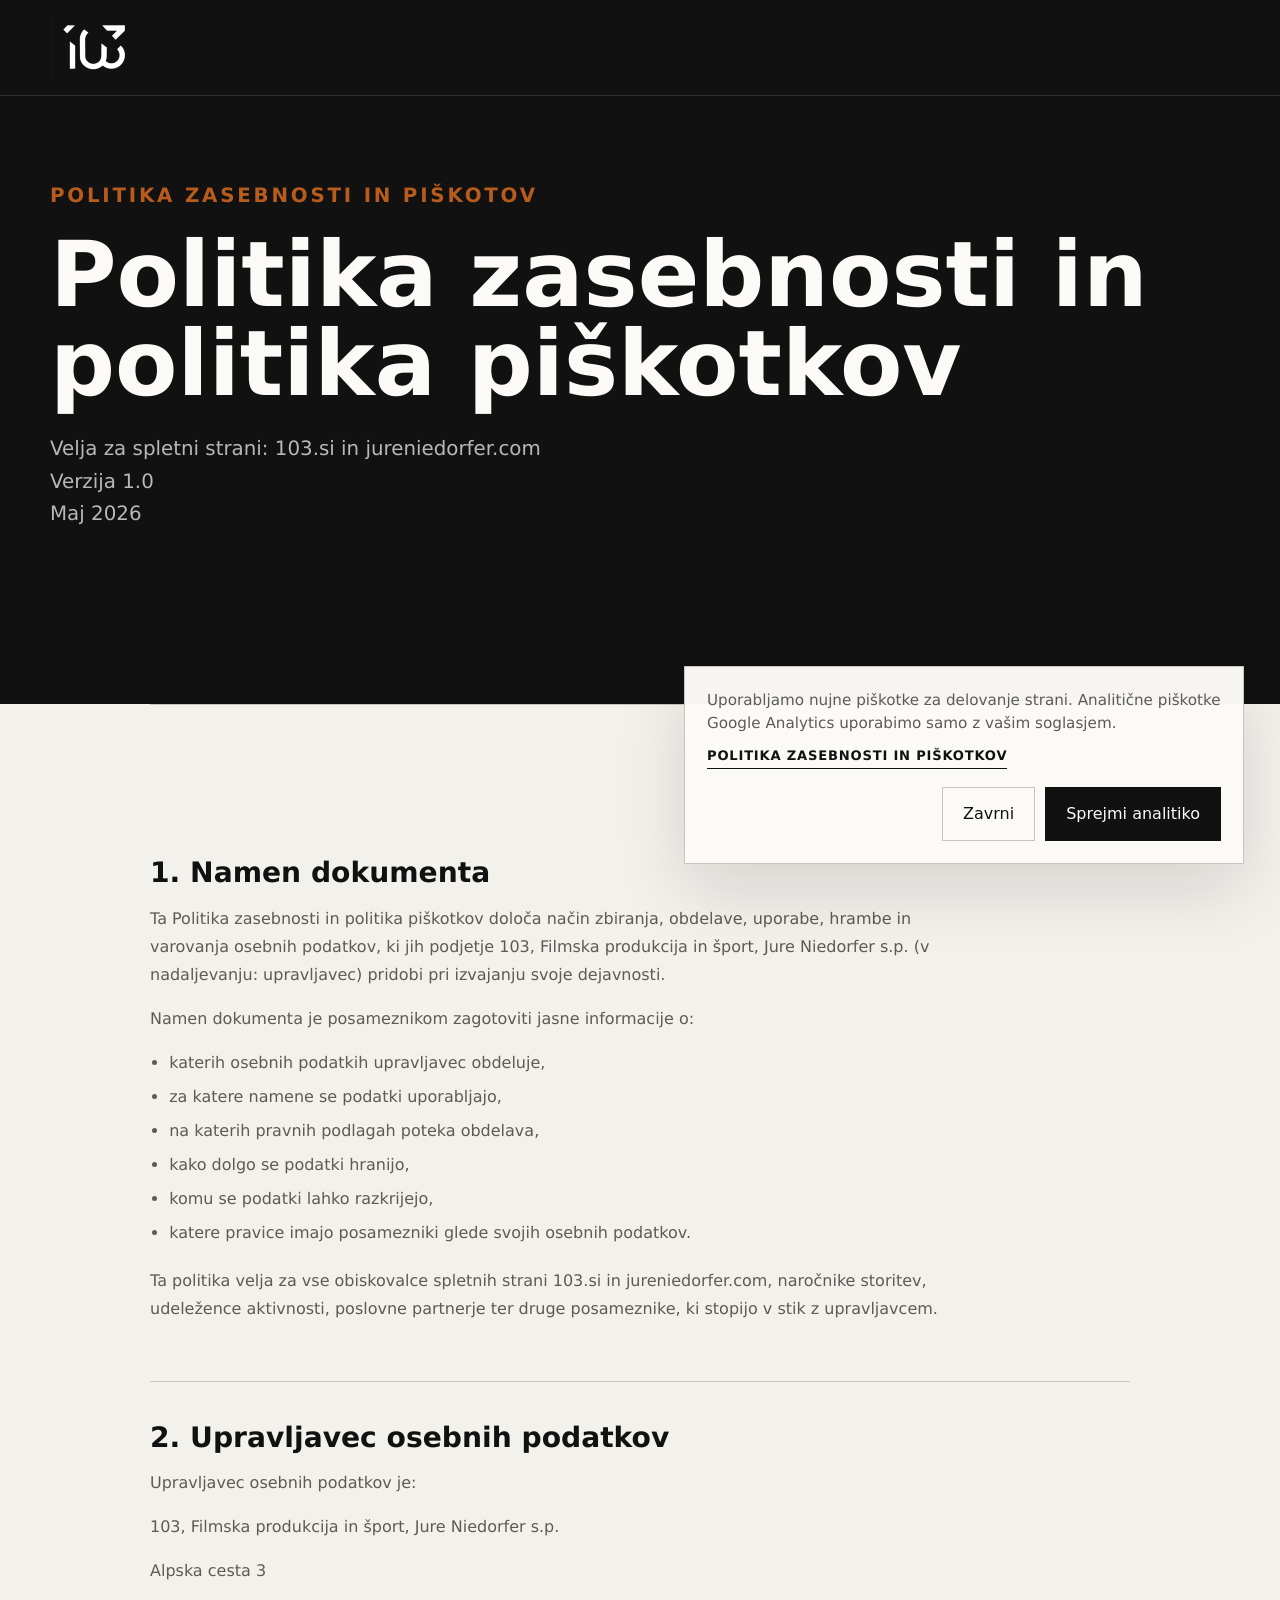
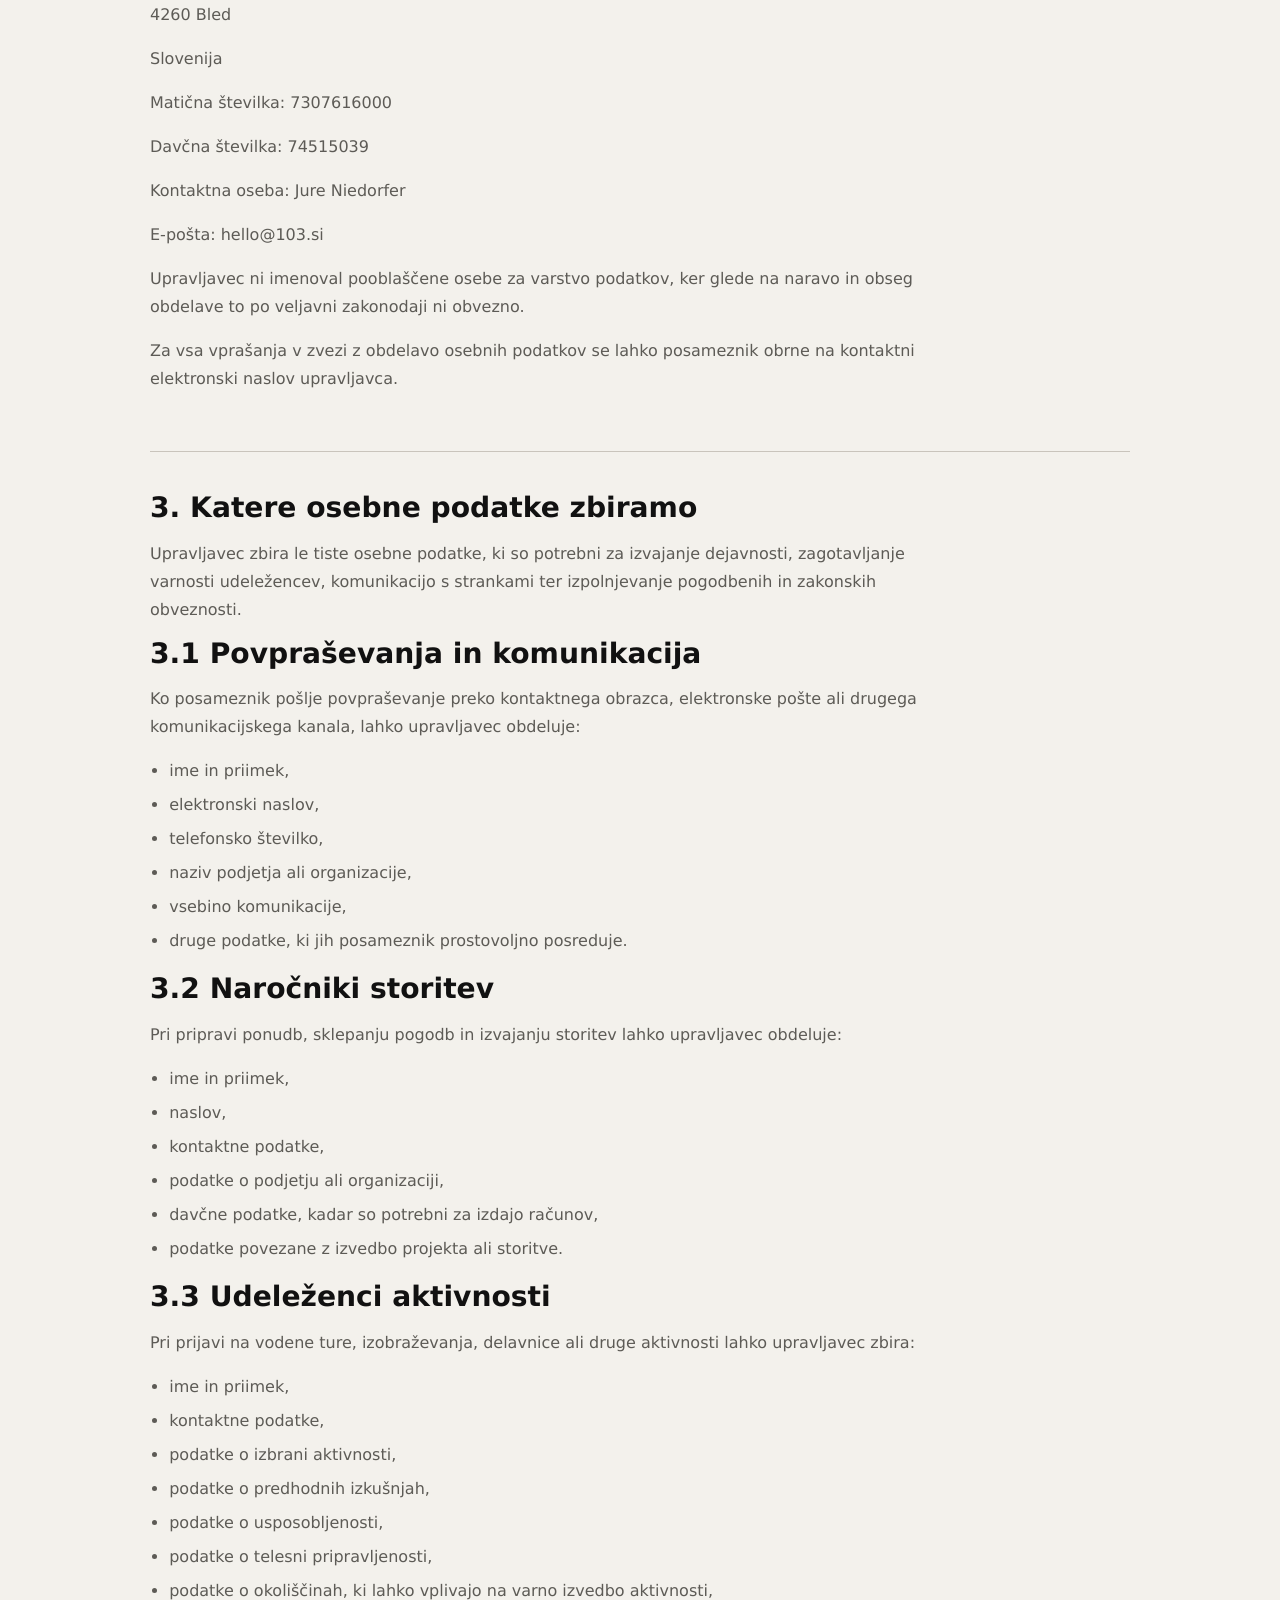
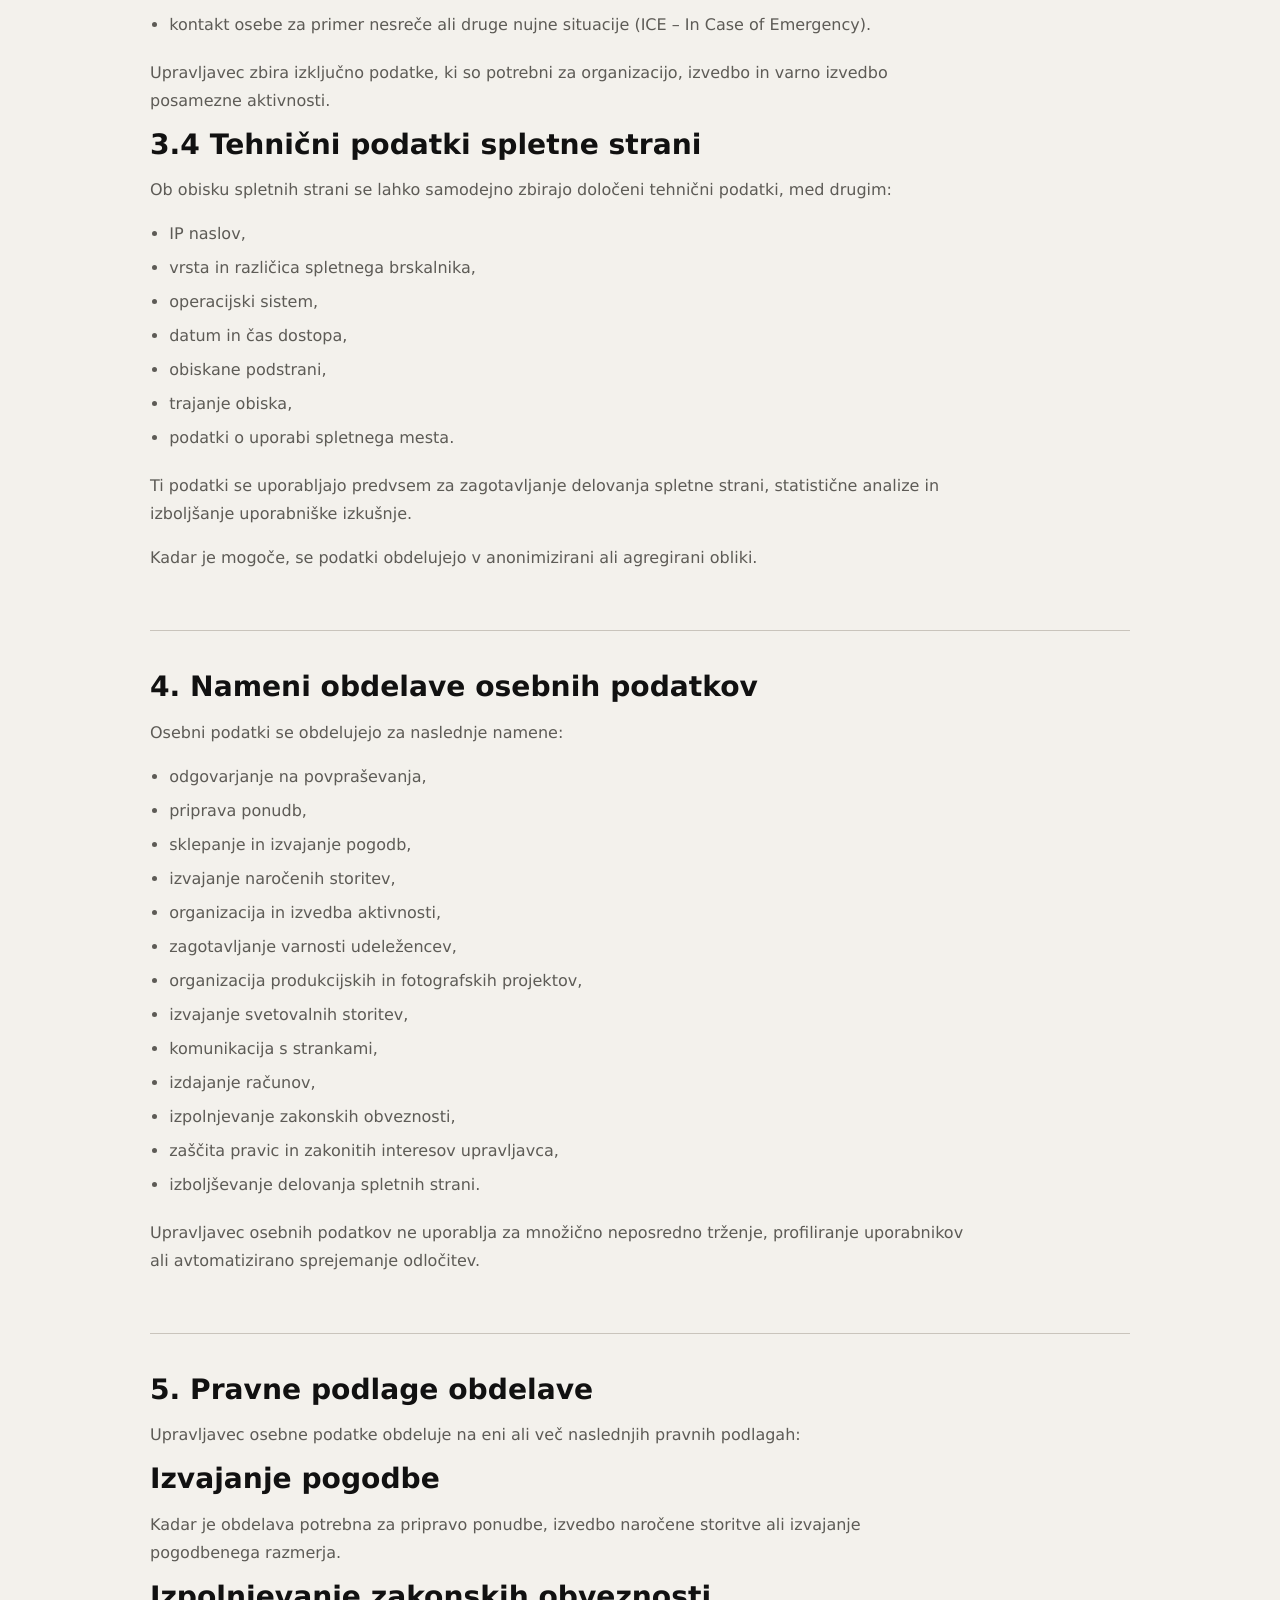
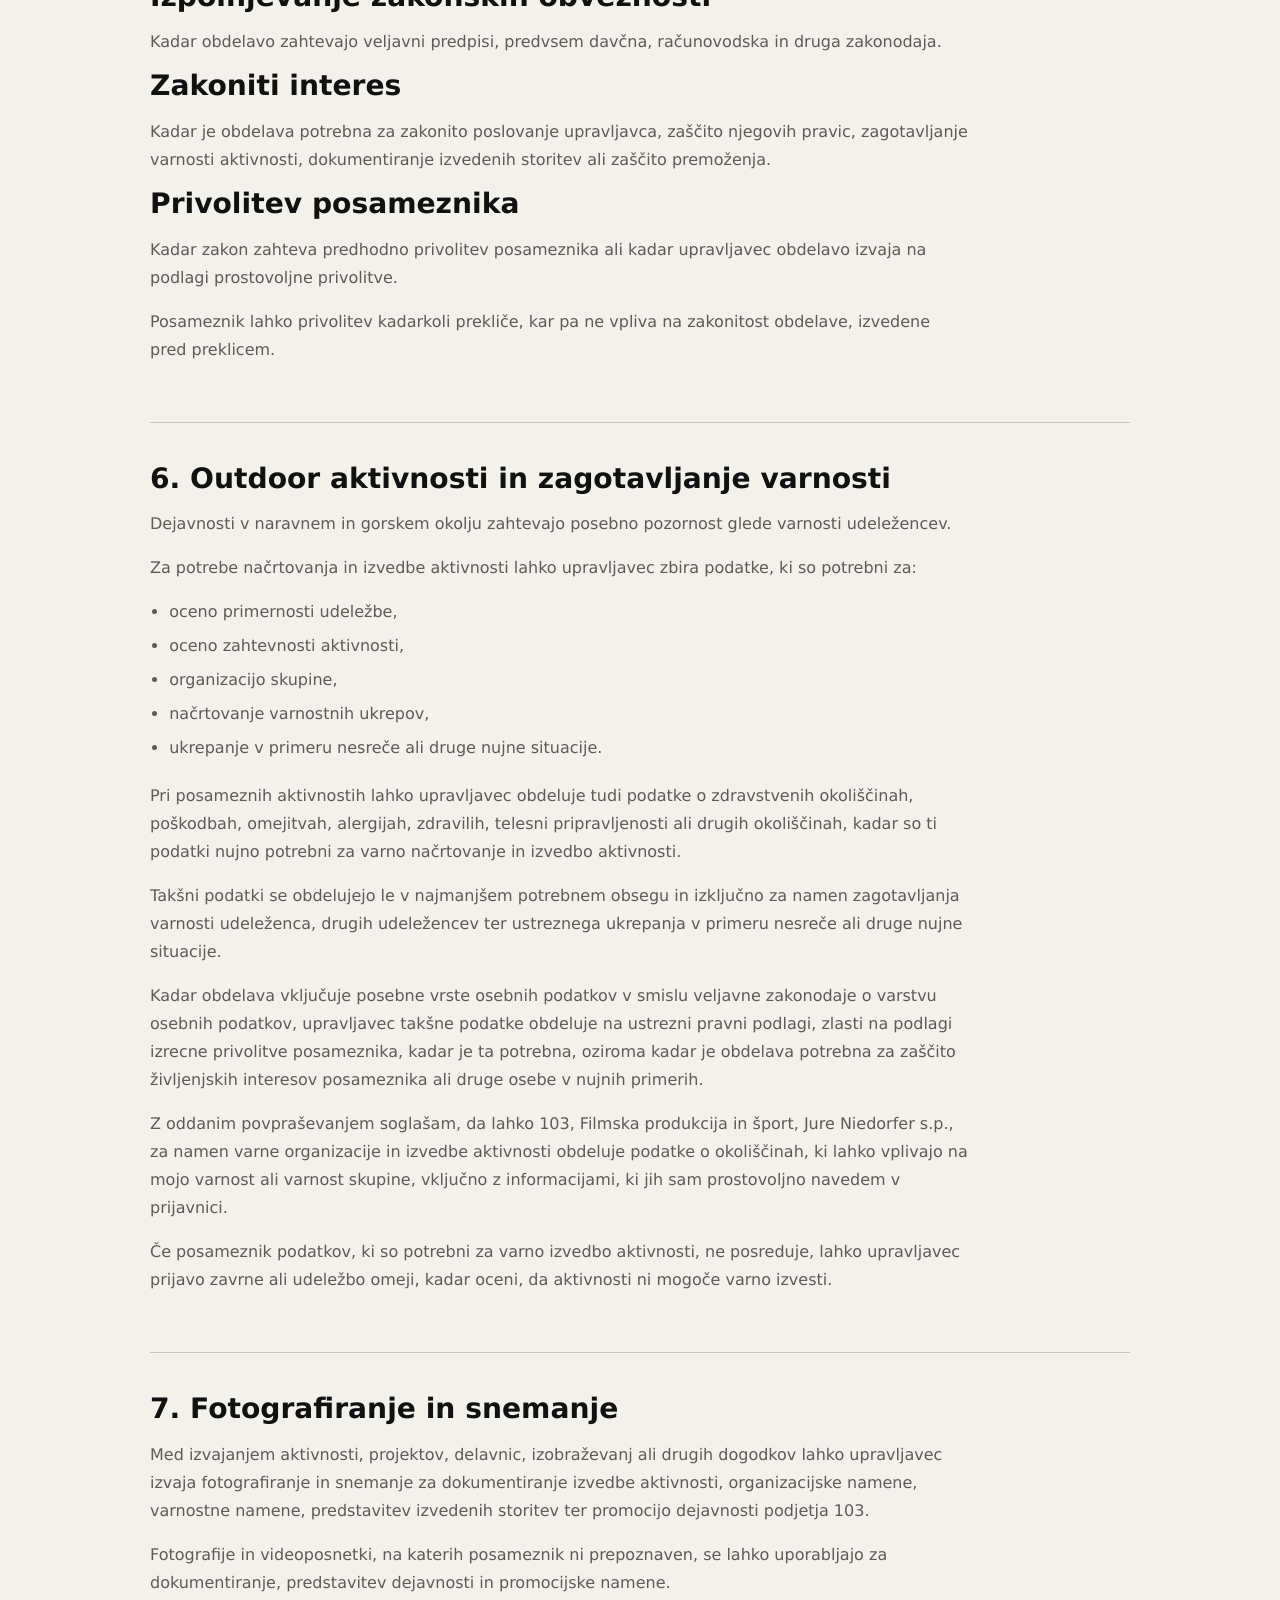
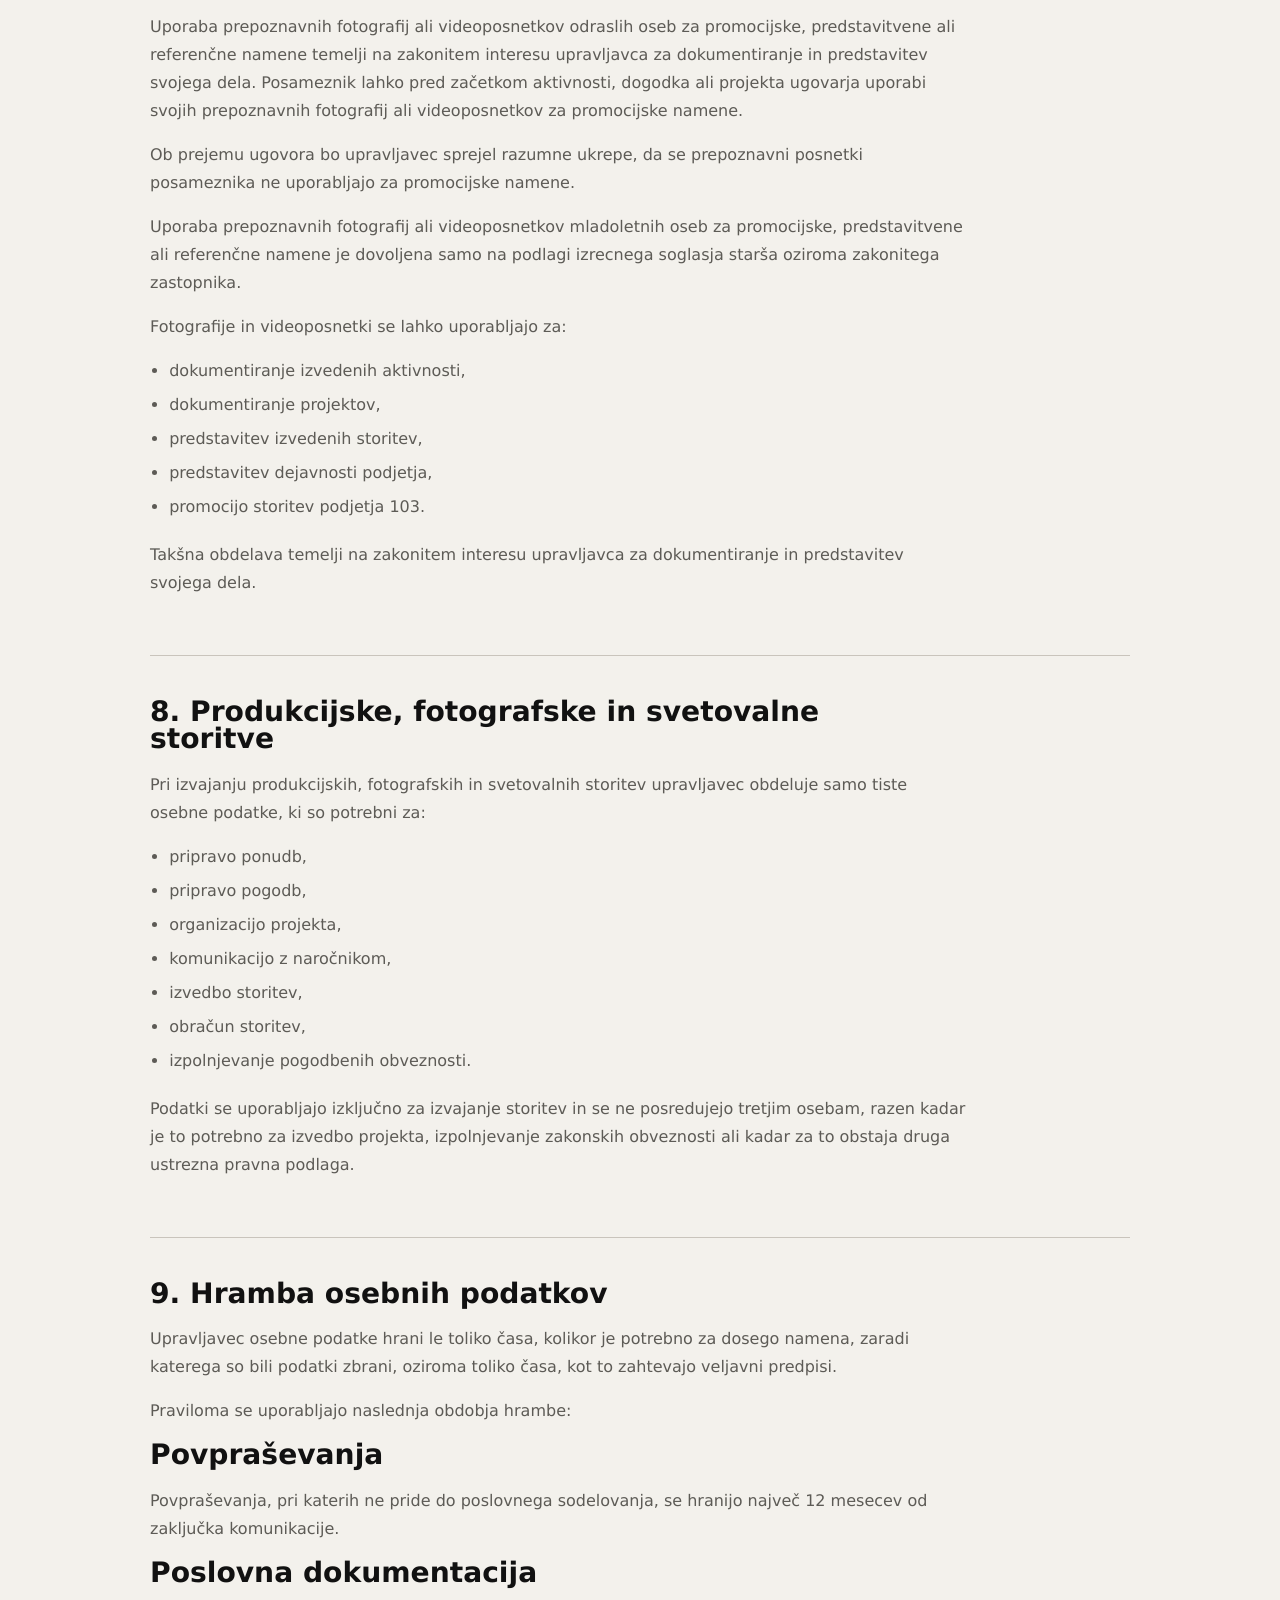
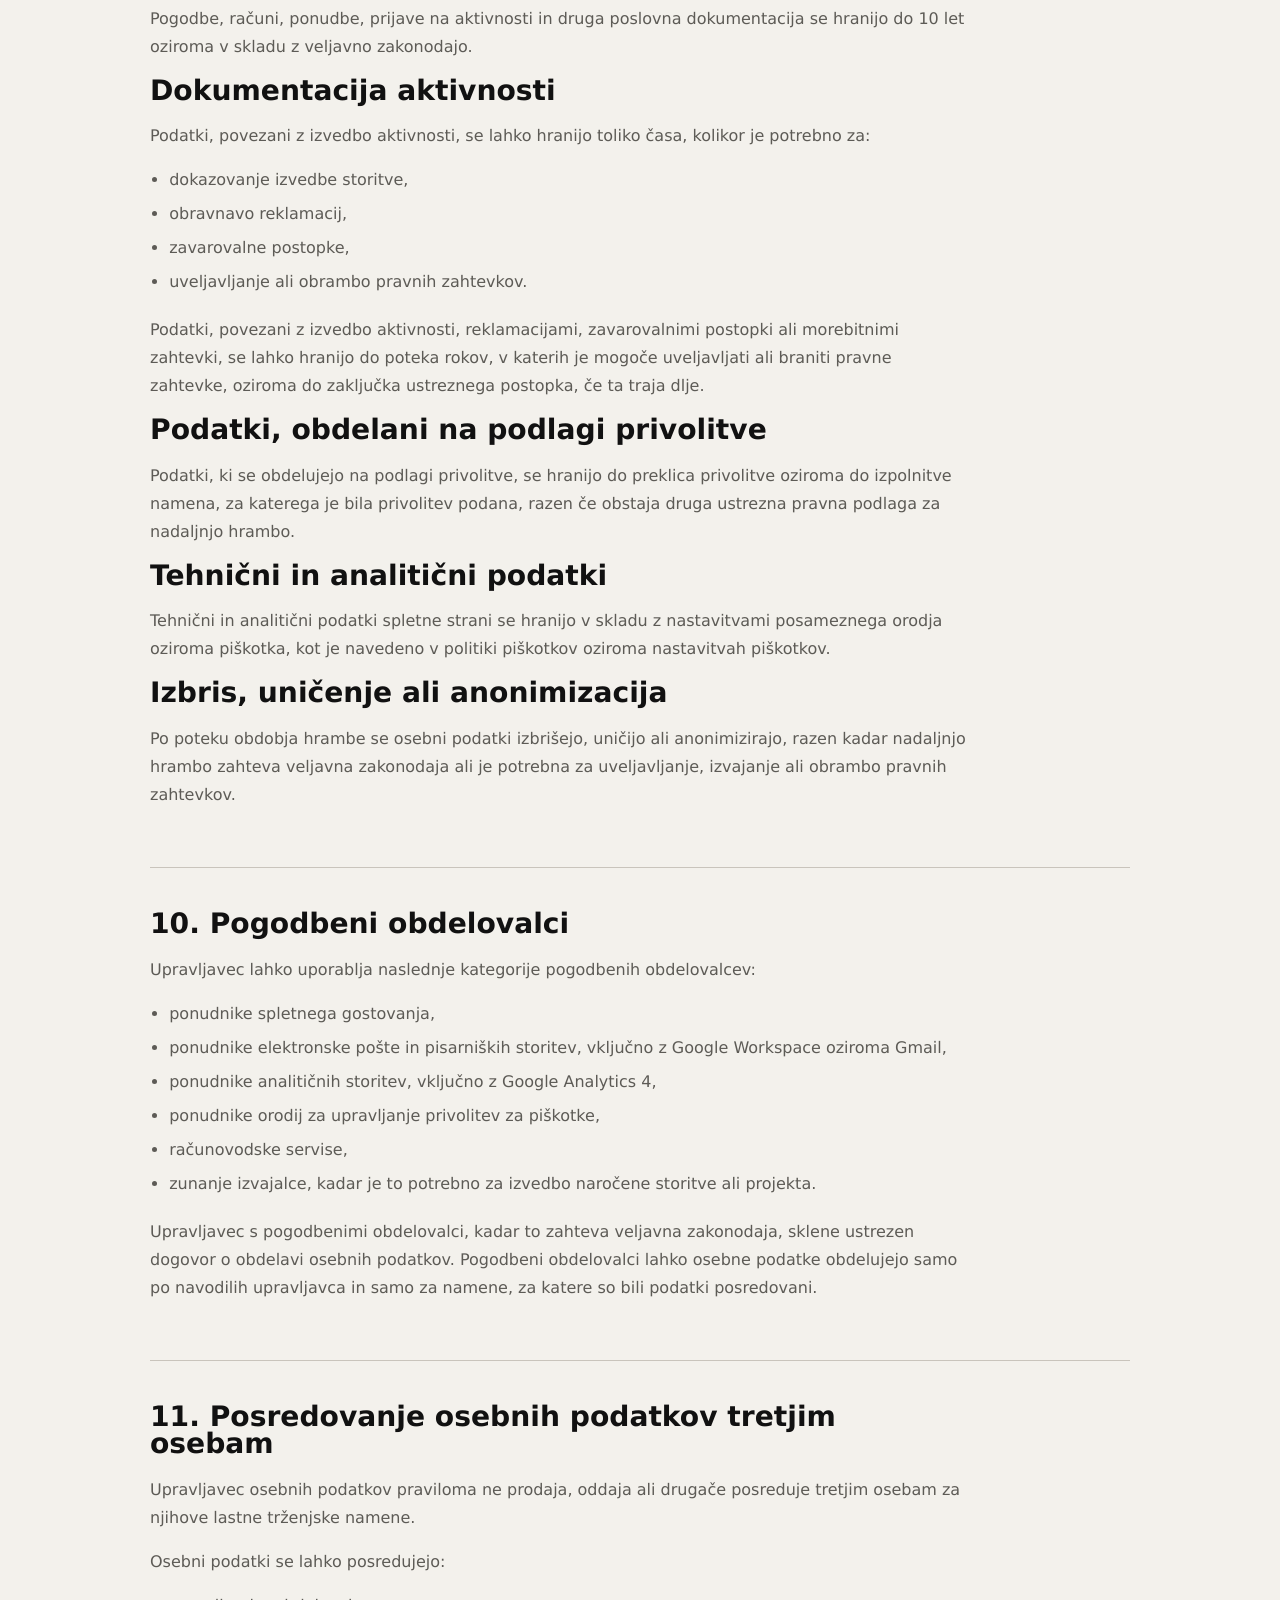
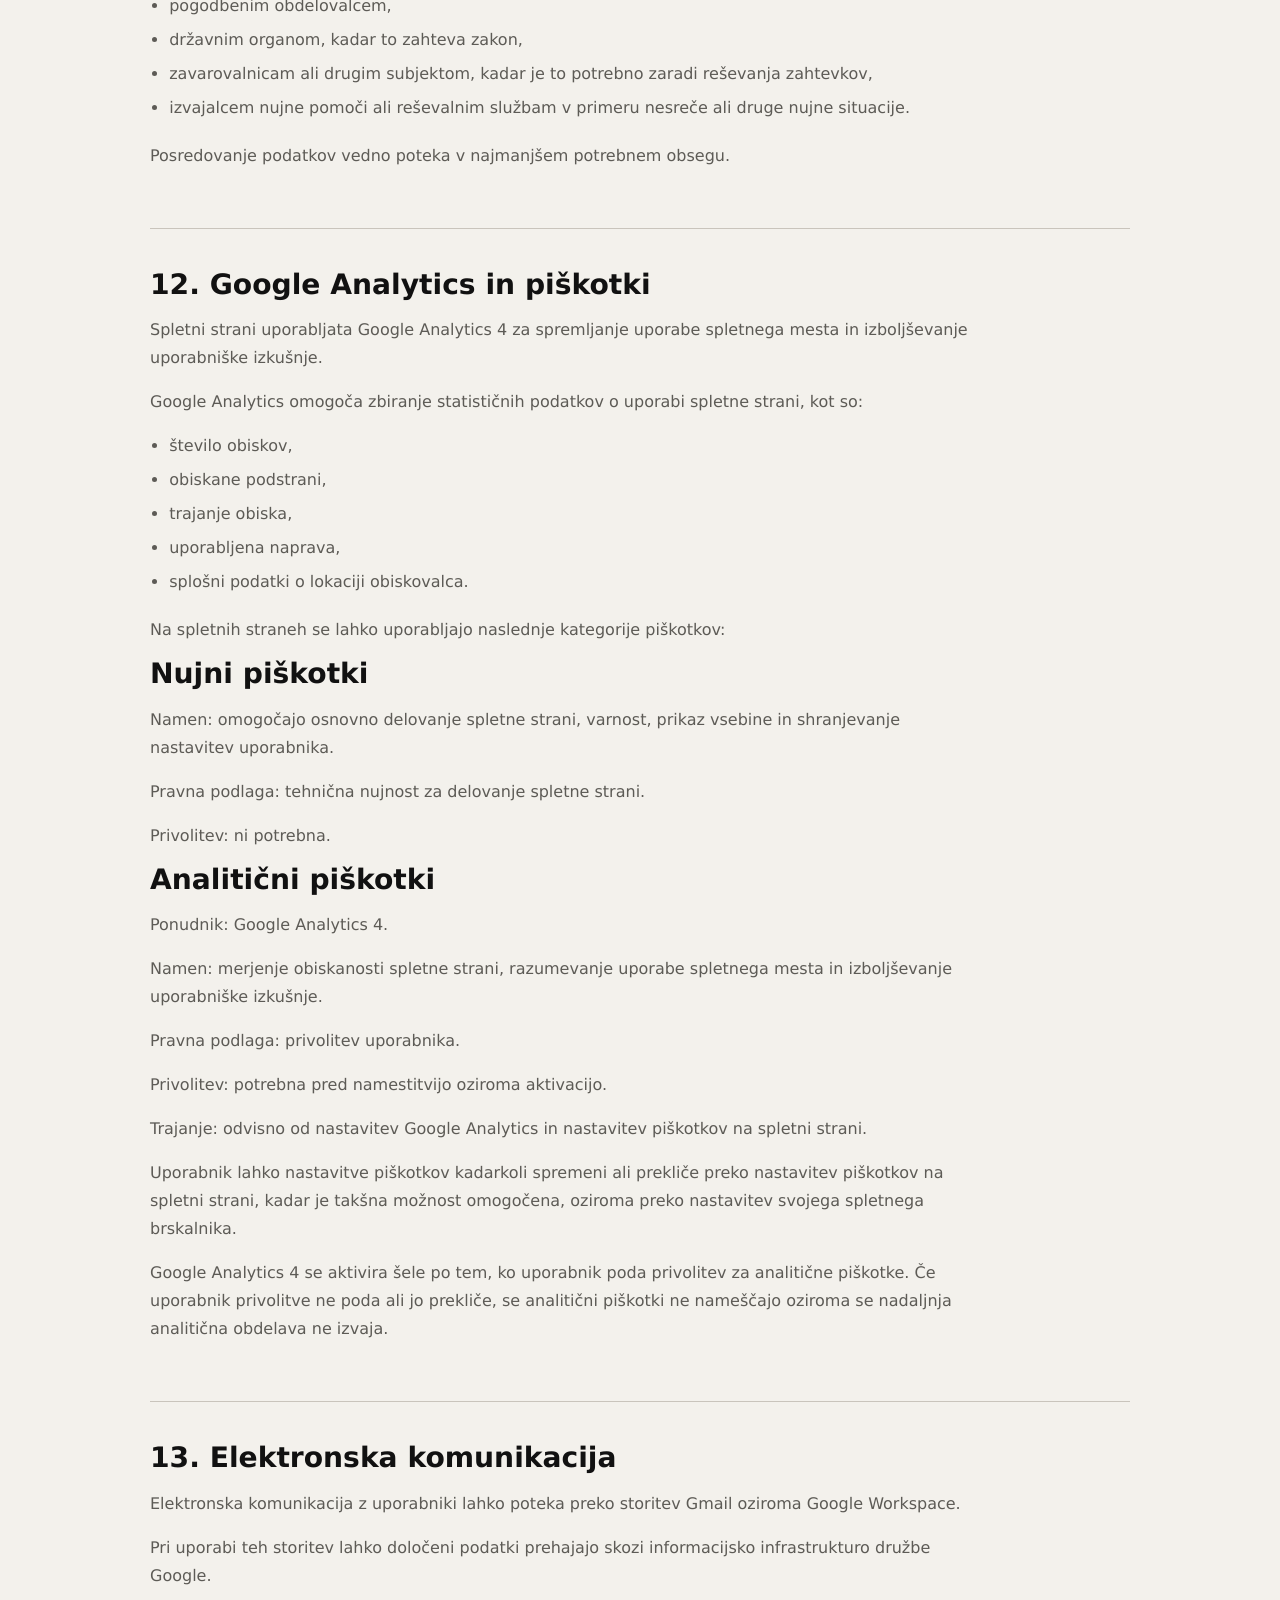
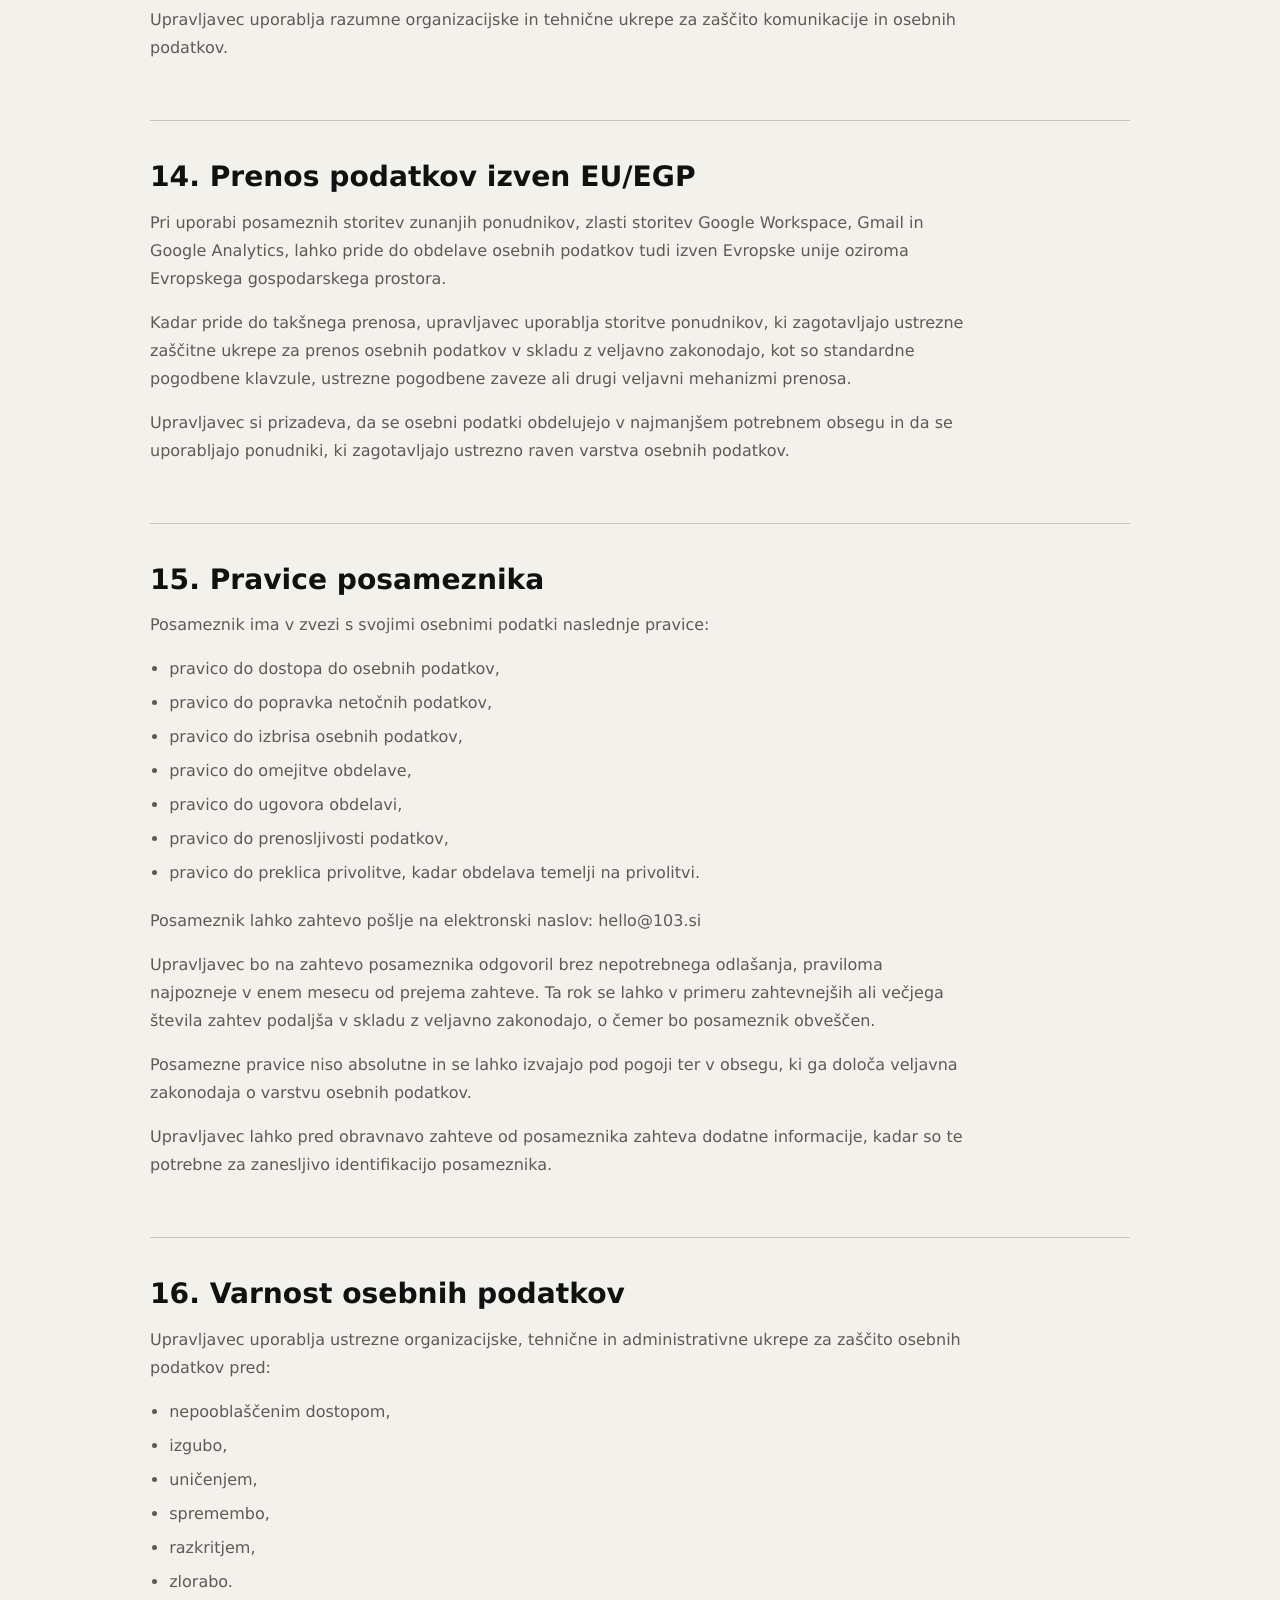
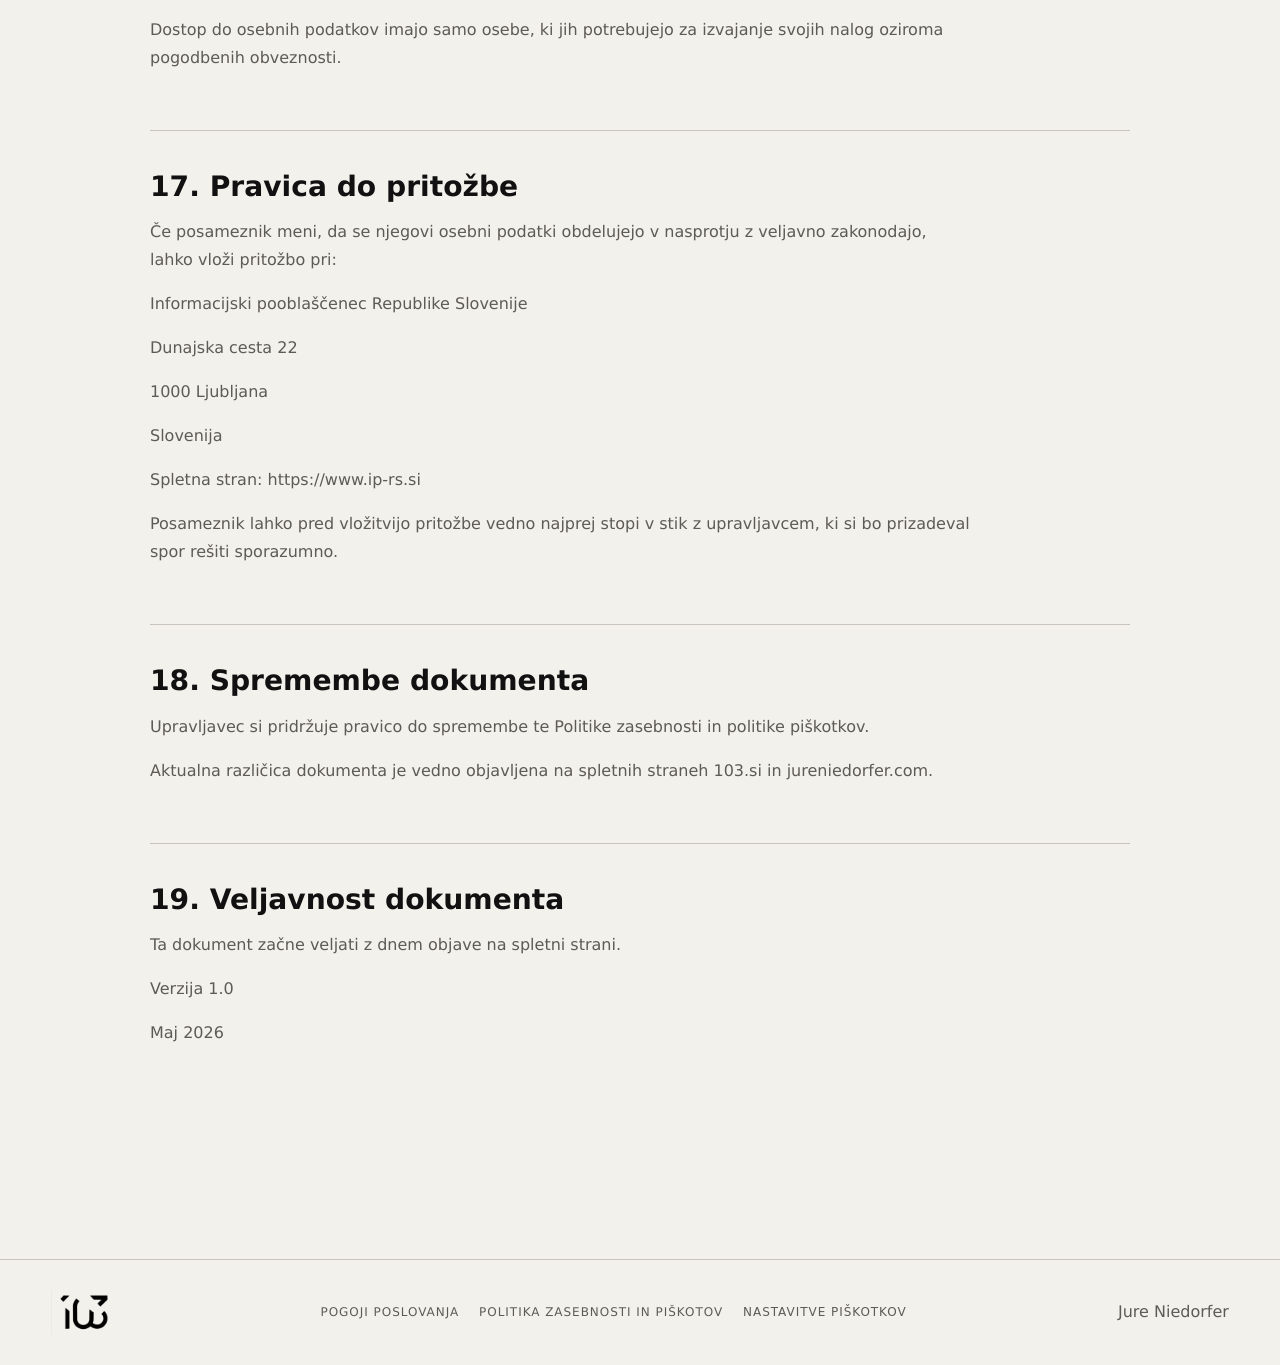
<file: sl/politika-zasebnosti-piskotov.html>
<!doctype html>
<html lang="sl">
  <head>
    <meta charset="utf-8">
    <meta name="viewport" content="width=device-width, initial-scale=1">
    <title>Politika zasebnosti in piškotov | 103</title>
    <link rel="stylesheet" href="../styles.css">
  </head>
  <body>
    <header class="site-header" data-header>
      <a class="brand" href="index.html" aria-label="103 domov"><img src="../assets/logo-103.png" width="304" height="235" alt=""><span class="sr-only">103</span></a>
    </header>

    <main>
      <section class="page-hero section">
        <p class="eyebrow">Politika zasebnosti in piškotov</p>
        <h1>Politika zasebnosti in politika piškotkov</h1>
        <p>Velja za spletni strani: 103.si in jureniedorfer.com<br>Verzija 1.0<br>Maj 2026</p>
      </section>

      <section class="section legal-doc">
        <article class="legal-block">
          <h2>1. Namen dokumenta</h2>
          <p>Ta Politika zasebnosti in politika piškotkov določa način zbiranja, obdelave, uporabe, hrambe in varovanja osebnih podatkov, ki jih podjetje 103, Filmska produkcija in šport, Jure Niedorfer s.p. (v nadaljevanju: upravljavec) pridobi pri izvajanju svoje dejavnosti.</p>
          <p>Namen dokumenta je posameznikom zagotoviti jasne informacije o:</p>
          <ul>
            <li>katerih osebnih podatkih upravljavec obdeluje,</li>
            <li>za katere namene se podatki uporabljajo,</li>
            <li>na katerih pravnih podlagah poteka obdelava,</li>
            <li>kako dolgo se podatki hranijo,</li>
            <li>komu se podatki lahko razkrijejo,</li>
            <li>katere pravice imajo posamezniki glede svojih osebnih podatkov.</li>
          </ul>
          <p>Ta politika velja za vse obiskovalce spletnih strani 103.si in jureniedorfer.com, naročnike storitev, udeležence aktivnosti, poslovne partnerje ter druge posameznike, ki stopijo v stik z upravljavcem.</p>
        </article>
        <article class="legal-block">
          <h2>2. Upravljavec osebnih podatkov</h2>
          <p>Upravljavec osebnih podatkov je:</p>
          <p>103, Filmska produkcija in šport, Jure Niedorfer s.p.</p>
          <p>Alpska cesta 3</p>
          <p>4260 Bled</p>
          <p>Slovenija</p>
          <p>Matična številka: 7307616000</p>
          <p>Davčna številka: 74515039</p>
          <p>Kontaktna oseba: Jure Niedorfer</p>
          <p>E-pošta: hello@103.si</p>
          <p>Upravljavec ni imenoval pooblaščene osebe za varstvo podatkov, ker glede na naravo in obseg obdelave to po veljavni zakonodaji ni obvezno.</p>
          <p>Za vsa vprašanja v zvezi z obdelavo osebnih podatkov se lahko posameznik obrne na kontaktni elektronski naslov upravljavca.</p>
        </article>
        <article class="legal-block">
          <h2>3. Katere osebne podatke zbiramo</h2>
          <p>Upravljavec zbira le tiste osebne podatke, ki so potrebni za izvajanje dejavnosti, zagotavljanje varnosti udeležencev, komunikacijo s strankami ter izpolnjevanje pogodbenih in zakonskih obveznosti.</p>
          <h3>3.1 Povpraševanja in komunikacija</h3>
          <p>Ko posameznik pošlje povpraševanje preko kontaktnega obrazca, elektronske pošte ali drugega komunikacijskega kanala, lahko upravljavec obdeluje:</p>
          <ul>
            <li>ime in priimek,</li>
            <li>elektronski naslov,</li>
            <li>telefonsko številko,</li>
            <li>naziv podjetja ali organizacije,</li>
            <li>vsebino komunikacije,</li>
            <li>druge podatke, ki jih posameznik prostovoljno posreduje.</li>
          </ul>
          <h3>3.2 Naročniki storitev</h3>
          <p>Pri pripravi ponudb, sklepanju pogodb in izvajanju storitev lahko upravljavec obdeluje:</p>
          <ul>
            <li>ime in priimek,</li>
            <li>naslov,</li>
            <li>kontaktne podatke,</li>
            <li>podatke o podjetju ali organizaciji,</li>
            <li>davčne podatke, kadar so potrebni za izdajo računov,</li>
            <li>podatke povezane z izvedbo projekta ali storitve.</li>
          </ul>
          <h3>3.3 Udeleženci aktivnosti</h3>
          <p>Pri prijavi na vodene ture, izobraževanja, delavnice ali druge aktivnosti lahko upravljavec zbira:</p>
          <ul>
            <li>ime in priimek,</li>
            <li>kontaktne podatke,</li>
            <li>podatke o izbrani aktivnosti,</li>
            <li>podatke o predhodnih izkušnjah,</li>
            <li>podatke o usposobljenosti,</li>
            <li>podatke o telesni pripravljenosti,</li>
            <li>podatke o okoliščinah, ki lahko vplivajo na varno izvedbo aktivnosti,</li>
            <li>kontakt osebe za primer nesreče ali druge nujne situacije (ICE – In Case of Emergency).</li>
          </ul>
          <p>Upravljavec zbira izključno podatke, ki so potrebni za organizacijo, izvedbo in varno izvedbo posamezne aktivnosti.</p>
          <h3>3.4 Tehnični podatki spletne strani</h3>
          <p>Ob obisku spletnih strani se lahko samodejno zbirajo določeni tehnični podatki, med drugim:</p>
          <ul>
            <li>IP naslov,</li>
            <li>vrsta in različica spletnega brskalnika,</li>
            <li>operacijski sistem,</li>
            <li>datum in čas dostopa,</li>
            <li>obiskane podstrani,</li>
            <li>trajanje obiska,</li>
            <li>podatki o uporabi spletnega mesta.</li>
          </ul>
          <p>Ti podatki se uporabljajo predvsem za zagotavljanje delovanja spletne strani, statistične analize in izboljšanje uporabniške izkušnje.</p>
          <p>Kadar je mogoče, se podatki obdelujejo v anonimizirani ali agregirani obliki.</p>
        </article>
        <article class="legal-block">
          <h2>4. Nameni obdelave osebnih podatkov</h2>
          <p>Osebni podatki se obdelujejo za naslednje namene:</p>
          <ul>
            <li>odgovarjanje na povpraševanja,</li>
            <li>priprava ponudb,</li>
            <li>sklepanje in izvajanje pogodb,</li>
            <li>izvajanje naročenih storitev,</li>
            <li>organizacija in izvedba aktivnosti,</li>
            <li>zagotavljanje varnosti udeležencev,</li>
            <li>organizacija produkcijskih in fotografskih projektov,</li>
            <li>izvajanje svetovalnih storitev,</li>
            <li>komunikacija s strankami,</li>
            <li>izdajanje računov,</li>
            <li>izpolnjevanje zakonskih obveznosti,</li>
            <li>zaščita pravic in zakonitih interesov upravljavca,</li>
            <li>izboljševanje delovanja spletnih strani.</li>
          </ul>
          <p>Upravljavec osebnih podatkov ne uporablja za množično neposredno trženje, profiliranje uporabnikov ali avtomatizirano sprejemanje odločitev.</p>
        </article>
        <article class="legal-block">
          <h2>5. Pravne podlage obdelave</h2>
          <p>Upravljavec osebne podatke obdeluje na eni ali več naslednjih pravnih podlagah:</p>
          <h3>Izvajanje pogodbe</h3>
          <p>Kadar je obdelava potrebna za pripravo ponudbe, izvedbo naročene storitve ali izvajanje pogodbenega razmerja.</p>
          <h3>Izpolnjevanje zakonskih obveznosti</h3>
          <p>Kadar obdelavo zahtevajo veljavni predpisi, predvsem davčna, računovodska in druga zakonodaja.</p>
          <h3>Zakoniti interes</h3>
          <p>Kadar je obdelava potrebna za zakonito poslovanje upravljavca, zaščito njegovih pravic, zagotavljanje varnosti aktivnosti, dokumentiranje izvedenih storitev ali zaščito premoženja.</p>
          <h3>Privolitev posameznika</h3>
          <p>Kadar zakon zahteva predhodno privolitev posameznika ali kadar upravljavec obdelavo izvaja na podlagi prostovoljne privolitve.</p>
          <p>Posameznik lahko privolitev kadarkoli prekliče, kar pa ne vpliva na zakonitost obdelave, izvedene pred preklicem.</p>
        </article>
        <article class="legal-block">
          <h2>6. Outdoor aktivnosti in zagotavljanje varnosti</h2>
          <p>Dejavnosti v naravnem in gorskem okolju zahtevajo posebno pozornost glede varnosti udeležencev.</p>
          <p>Za potrebe načrtovanja in izvedbe aktivnosti lahko upravljavec zbira podatke, ki so potrebni za:</p>
          <ul>
            <li>oceno primernosti udeležbe,</li>
            <li>oceno zahtevnosti aktivnosti,</li>
            <li>organizacijo skupine,</li>
            <li>načrtovanje varnostnih ukrepov,</li>
            <li>ukrepanje v primeru nesreče ali druge nujne situacije.</li>
          </ul>
          <p>Pri posameznih aktivnostih lahko upravljavec obdeluje tudi podatke o zdravstvenih okoliščinah, poškodbah, omejitvah, alergijah, zdravilih, telesni pripravljenosti ali drugih okoliščinah, kadar so ti podatki nujno potrebni za varno načrtovanje in izvedbo aktivnosti.</p>
          <p>Takšni podatki se obdelujejo le v najmanjšem potrebnem obsegu in izključno za namen zagotavljanja varnosti udeleženca, drugih udeležencev ter ustreznega ukrepanja v primeru nesreče ali druge nujne situacije.</p>
          <p>Kadar obdelava vključuje posebne vrste osebnih podatkov v smislu veljavne zakonodaje o varstvu osebnih podatkov, upravljavec takšne podatke obdeluje na ustrezni pravni podlagi, zlasti na podlagi izrecne privolitve posameznika, kadar je ta potrebna, oziroma kadar je obdelava potrebna za zaščito življenjskih interesov posameznika ali druge osebe v nujnih primerih.</p>
          <p>Z oddanim povpraševanjem soglašam, da lahko 103, Filmska produkcija in šport, Jure Niedorfer s.p., za namen varne organizacije in izvedbe aktivnosti obdeluje podatke o okoliščinah, ki lahko vplivajo na mojo varnost ali varnost skupine, vključno z informacijami, ki jih sam prostovoljno navedem v prijavnici.</p>
          <p>Če posameznik podatkov, ki so potrebni za varno izvedbo aktivnosti, ne posreduje, lahko upravljavec prijavo zavrne ali udeležbo omeji, kadar oceni, da aktivnosti ni mogoče varno izvesti.</p>
        </article>
        <article class="legal-block">
          <h2>7. Fotografiranje in snemanje</h2>
          <p>Med izvajanjem aktivnosti, projektov, delavnic, izobraževanj ali drugih dogodkov lahko upravljavec izvaja fotografiranje in snemanje za dokumentiranje izvedbe aktivnosti, organizacijske namene, varnostne namene, predstavitev izvedenih storitev ter promocijo dejavnosti podjetja 103.</p>
          <p>Fotografije in videoposnetki, na katerih posameznik ni prepoznaven, se lahko uporabljajo za dokumentiranje, predstavitev dejavnosti in promocijske namene.</p>
          <p>Uporaba prepoznavnih fotografij ali videoposnetkov odraslih oseb za promocijske, predstavitvene ali referenčne namene temelji na zakonitem interesu upravljavca za dokumentiranje in predstavitev svojega dela. Posameznik lahko pred začetkom aktivnosti, dogodka ali projekta ugovarja uporabi svojih prepoznavnih fotografij ali videoposnetkov za promocijske namene.</p>
          <p>Ob prejemu ugovora bo upravljavec sprejel razumne ukrepe, da se prepoznavni posnetki posameznika ne uporabljajo za promocijske namene.</p>
          <p>Uporaba prepoznavnih fotografij ali videoposnetkov mladoletnih oseb za promocijske, predstavitvene ali referenčne namene je dovoljena samo na podlagi izrecnega soglasja starša oziroma zakonitega zastopnika.</p>
          <p>Fotografije in videoposnetki se lahko uporabljajo za:</p>
          <ul>
            <li>dokumentiranje izvedenih aktivnosti,</li>
            <li>dokumentiranje projektov,</li>
            <li>predstavitev izvedenih storitev,</li>
            <li>predstavitev dejavnosti podjetja,</li>
            <li>promocijo storitev podjetja 103.</li>
          </ul>
          <p>Takšna obdelava temelji na zakonitem interesu upravljavca za dokumentiranje in predstavitev svojega dela.</p>
        </article>
        <article class="legal-block">
          <h2>8. Produkcijske, fotografske in svetovalne storitve</h2>
          <p>Pri izvajanju produkcijskih, fotografskih in svetovalnih storitev upravljavec obdeluje samo tiste osebne podatke, ki so potrebni za:</p>
          <ul>
            <li>pripravo ponudb,</li>
            <li>pripravo pogodb,</li>
            <li>organizacijo projekta,</li>
            <li>komunikacijo z naročnikom,</li>
            <li>izvedbo storitev,</li>
            <li>obračun storitev,</li>
            <li>izpolnjevanje pogodbenih obveznosti.</li>
          </ul>
          <p>Podatki se uporabljajo izključno za izvajanje storitev in se ne posredujejo tretjim osebam, razen kadar je to potrebno za izvedbo projekta, izpolnjevanje zakonskih obveznosti ali kadar za to obstaja druga ustrezna pravna podlaga.</p>
        </article>
        <article class="legal-block">
          <h2>9. Hramba osebnih podatkov</h2>
          <p>Upravljavec osebne podatke hrani le toliko časa, kolikor je potrebno za dosego namena, zaradi katerega so bili podatki zbrani, oziroma toliko časa, kot to zahtevajo veljavni predpisi.</p>
          <p>Praviloma se uporabljajo naslednja obdobja hrambe:</p>
          <h3>Povpraševanja</h3>
          <p>Povpraševanja, pri katerih ne pride do poslovnega sodelovanja, se hranijo največ 12 mesecev od zaključka komunikacije.</p>
          <h3>Poslovna dokumentacija</h3>
          <p>Pogodbe, računi, ponudbe, prijave na aktivnosti in druga poslovna dokumentacija se hranijo do 10 let oziroma v skladu z veljavno zakonodajo.</p>
          <h3>Dokumentacija aktivnosti</h3>
          <p>Podatki, povezani z izvedbo aktivnosti, se lahko hranijo toliko časa, kolikor je potrebno za:</p>
          <ul>
            <li>dokazovanje izvedbe storitve,</li>
            <li>obravnavo reklamacij,</li>
            <li>zavarovalne postopke,</li>
            <li>uveljavljanje ali obrambo pravnih zahtevkov.</li>
          </ul>
          <p>Podatki, povezani z izvedbo aktivnosti, reklamacijami, zavarovalnimi postopki ali morebitnimi zahtevki, se lahko hranijo do poteka rokov, v katerih je mogoče uveljavljati ali braniti pravne zahtevke, oziroma do zaključka ustreznega postopka, če ta traja dlje.</p>
          <h3>Podatki, obdelani na podlagi privolitve</h3>
          <p>Podatki, ki se obdelujejo na podlagi privolitve, se hranijo do preklica privolitve oziroma do izpolnitve namena, za katerega je bila privolitev podana, razen če obstaja druga ustrezna pravna podlaga za nadaljnjo hrambo.</p>
          <h3>Tehnični in analitični podatki</h3>
          <p>Tehnični in analitični podatki spletne strani se hranijo v skladu z nastavitvami posameznega orodja oziroma piškotka, kot je navedeno v politiki piškotkov oziroma nastavitvah piškotkov.</p>
          <h3>Izbris, uničenje ali anonimizacija</h3>
          <p>Po poteku obdobja hrambe se osebni podatki izbrišejo, uničijo ali anonimizirajo, razen kadar nadaljnjo hrambo zahteva veljavna zakonodaja ali je potrebna za uveljavljanje, izvajanje ali obrambo pravnih zahtevkov.</p>
        </article>
        <article class="legal-block">
          <h2>10. Pogodbeni obdelovalci</h2>
          <p>Upravljavec lahko uporablja naslednje kategorije pogodbenih obdelovalcev:</p>
          <ul>
            <li>ponudnike spletnega gostovanja,</li>
            <li>ponudnike elektronske pošte in pisarniških storitev, vključno z Google Workspace oziroma Gmail,</li>
            <li>ponudnike analitičnih storitev, vključno z Google Analytics 4,</li>
            <li>ponudnike orodij za upravljanje privolitev za piškotke,</li>
            <li>računovodske servise,</li>
            <li>zunanje izvajalce, kadar je to potrebno za izvedbo naročene storitve ali projekta.</li>
          </ul>
          <p>Upravljavec s pogodbenimi obdelovalci, kadar to zahteva veljavna zakonodaja, sklene ustrezen dogovor o obdelavi osebnih podatkov. Pogodbeni obdelovalci lahko osebne podatke obdelujejo samo po navodilih upravljavca in samo za namene, za katere so bili podatki posredovani.</p>
        </article>
        <article class="legal-block">
          <h2>11. Posredovanje osebnih podatkov tretjim osebam</h2>
          <p>Upravljavec osebnih podatkov praviloma ne prodaja, oddaja ali drugače posreduje tretjim osebam za njihove lastne trženjske namene.</p>
          <p>Osebni podatki se lahko posredujejo:</p>
          <ul>
            <li>pogodbenim obdelovalcem,</li>
            <li>državnim organom, kadar to zahteva zakon,</li>
            <li>zavarovalnicam ali drugim subjektom, kadar je to potrebno zaradi reševanja zahtevkov,</li>
            <li>izvajalcem nujne pomoči ali reševalnim službam v primeru nesreče ali druge nujne situacije.</li>
          </ul>
          <p>Posredovanje podatkov vedno poteka v najmanjšem potrebnem obsegu.</p>
        </article>
        <article class="legal-block">
          <h2>12. Google Analytics in piškotki</h2>
          <p>Spletni strani uporabljata Google Analytics 4 za spremljanje uporabe spletnega mesta in izboljševanje uporabniške izkušnje.</p>
          <p>Google Analytics omogoča zbiranje statističnih podatkov o uporabi spletne strani, kot so:</p>
          <ul>
            <li>število obiskov,</li>
            <li>obiskane podstrani,</li>
            <li>trajanje obiska,</li>
            <li>uporabljena naprava,</li>
            <li>splošni podatki o lokaciji obiskovalca.</li>
          </ul>
          <p>Na spletnih straneh se lahko uporabljajo naslednje kategorije piškotkov:</p>
          <h3>Nujni piškotki</h3>
          <p>Namen: omogočajo osnovno delovanje spletne strani, varnost, prikaz vsebine in shranjevanje nastavitev uporabnika.</p>
          <p>Pravna podlaga: tehnična nujnost za delovanje spletne strani.</p>
          <p>Privolitev: ni potrebna.</p>
          <h3>Analitični piškotki</h3>
          <p>Ponudnik: Google Analytics 4.</p>
          <p>Namen: merjenje obiskanosti spletne strani, razumevanje uporabe spletnega mesta in izboljševanje uporabniške izkušnje.</p>
          <p>Pravna podlaga: privolitev uporabnika.</p>
          <p>Privolitev: potrebna pred namestitvijo oziroma aktivacijo.</p>
          <p>Trajanje: odvisno od nastavitev Google Analytics in nastavitev piškotkov na spletni strani.</p>
          <p>Uporabnik lahko nastavitve piškotkov kadarkoli spremeni ali prekliče preko nastavitev piškotkov na spletni strani, kadar je takšna možnost omogočena, oziroma preko nastavitev svojega spletnega brskalnika.</p>
          <p>Google Analytics 4 se aktivira šele po tem, ko uporabnik poda privolitev za analitične piškotke. Če uporabnik privolitve ne poda ali jo prekliče, se analitični piškotki ne nameščajo oziroma se nadaljnja analitična obdelava ne izvaja.</p>
        </article>
        <article class="legal-block">
          <h2>13. Elektronska komunikacija</h2>
          <p>Elektronska komunikacija z uporabniki lahko poteka preko storitev Gmail oziroma Google Workspace.</p>
          <p>Pri uporabi teh storitev lahko določeni podatki prehajajo skozi informacijsko infrastrukturo družbe Google.</p>
          <p>Upravljavec uporablja razumne organizacijske in tehnične ukrepe za zaščito komunikacije in osebnih podatkov.</p>
        </article>
        <article class="legal-block">
          <h2>14. Prenos podatkov izven EU/EGP</h2>
          <p>Pri uporabi posameznih storitev zunanjih ponudnikov, zlasti storitev Google Workspace, Gmail in Google Analytics, lahko pride do obdelave osebnih podatkov tudi izven Evropske unije oziroma Evropskega gospodarskega prostora.</p>
          <p>Kadar pride do takšnega prenosa, upravljavec uporablja storitve ponudnikov, ki zagotavljajo ustrezne zaščitne ukrepe za prenos osebnih podatkov v skladu z veljavno zakonodajo, kot so standardne pogodbene klavzule, ustrezne pogodbene zaveze ali drugi veljavni mehanizmi prenosa.</p>
          <p>Upravljavec si prizadeva, da se osebni podatki obdelujejo v najmanjšem potrebnem obsegu in da se uporabljajo ponudniki, ki zagotavljajo ustrezno raven varstva osebnih podatkov.</p>
        </article>
        <article class="legal-block">
          <h2>15. Pravice posameznika</h2>
          <p>Posameznik ima v zvezi s svojimi osebnimi podatki naslednje pravice:</p>
          <ul>
            <li>pravico do dostopa do osebnih podatkov,</li>
            <li>pravico do popravka netočnih podatkov,</li>
            <li>pravico do izbrisa osebnih podatkov,</li>
            <li>pravico do omejitve obdelave,</li>
            <li>pravico do ugovora obdelavi,</li>
            <li>pravico do prenosljivosti podatkov,</li>
            <li>pravico do preklica privolitve, kadar obdelava temelji na privolitvi.</li>
          </ul>
          <p>Posameznik lahko zahtevo pošlje na elektronski naslov: hello@103.si</p>
          <p>Upravljavec bo na zahtevo posameznika odgovoril brez nepotrebnega odlašanja, praviloma najpozneje v enem mesecu od prejema zahteve. Ta rok se lahko v primeru zahtevnejših ali večjega števila zahtev podaljša v skladu z veljavno zakonodajo, o čemer bo posameznik obveščen.</p>
          <p>Posamezne pravice niso absolutne in se lahko izvajajo pod pogoji ter v obsegu, ki ga določa veljavna zakonodaja o varstvu osebnih podatkov.</p>
          <p>Upravljavec lahko pred obravnavo zahteve od posameznika zahteva dodatne informacije, kadar so te potrebne za zanesljivo identifikacijo posameznika.</p>
        </article>
        <article class="legal-block">
          <h2>16. Varnost osebnih podatkov</h2>
          <p>Upravljavec uporablja ustrezne organizacijske, tehnične in administrativne ukrepe za zaščito osebnih podatkov pred:</p>
          <ul>
            <li>nepooblaščenim dostopom,</li>
            <li>izgubo,</li>
            <li>uničenjem,</li>
            <li>spremembo,</li>
            <li>razkritjem,</li>
            <li>zlorabo.</li>
          </ul>
          <p>Dostop do osebnih podatkov imajo samo osebe, ki jih potrebujejo za izvajanje svojih nalog oziroma pogodbenih obveznosti.</p>
        </article>
        <article class="legal-block">
          <h2>17. Pravica do pritožbe</h2>
          <p>Če posameznik meni, da se njegovi osebni podatki obdelujejo v nasprotju z veljavno zakonodajo, lahko vloži pritožbo pri:</p>
          <p>Informacijski pooblaščenec Republike Slovenije</p>
          <p>Dunajska cesta 22</p>
          <p>1000 Ljubljana</p>
          <p>Slovenija</p>
          <p>Spletna stran: https://www.ip-rs.si</p>
          <p>Posameznik lahko pred vložitvijo pritožbe vedno najprej stopi v stik z upravljavcem, ki si bo prizadeval spor rešiti sporazumno.</p>
        </article>
        <article class="legal-block">
          <h2>18. Spremembe dokumenta</h2>
          <p>Upravljavec si pridržuje pravico do spremembe te Politike zasebnosti in politike piškotkov.</p>
          <p>Aktualna različica dokumenta je vedno objavljena na spletnih straneh 103.si in jureniedorfer.com.</p>
        </article>
        <article class="legal-block">
          <h2>19. Veljavnost dokumenta</h2>
          <p>Ta dokument začne veljati z dnem objave na spletni strani.</p>
          <p>Verzija 1.0</p>
          <p>Maj 2026</p>
        </article>
      </section>
    </main>
    <footer class="site-footer"><span><img class="footer-logo" src="../assets/logo-103.png" width="304" height="235" alt="103"></span><nav class="footer-legal" aria-label="Pravne povezave"><a href="pogoji-poslovanja.html" target="_blank" rel="noopener noreferrer">POGOJI POSLOVANJA</a><a href="politika-zasebnosti-piskotov.html" target="_blank" rel="noopener noreferrer">POLITIKA ZASEBNOSTI IN PIŠKOTOV</a></nav><span>Jure Niedorfer</span></footer>
    <script src="../script.js"></script>
  </body>
</html>
</file>
<file: styles.css>
:root {
  color-scheme: light;
  --ink: #111111;
  --muted: #5d5b56;
  --paper: #f3f1ec;
  --surface: #fbfaf6;
  --line: #c9c4bc;
  --accent: #b85c1e;
  --olive: #2b2b2b;
  --charcoal: #2b2b2b;
  --shadow: 0 26px 70px rgba(17, 17, 17, 0.13);
  --font-sans: "Suisse Int'l", "Suisse Intl", "Neue Haas Grotesk Text", "Neue Haas Grotesk", "General Sans", Inter, ui-sans-serif, system-ui, -apple-system, BlinkMacSystemFont, "Segoe UI", sans-serif;
  --font-editorial: "Tiempos Headline", "Tiempos Text", Newsreader, "Source Serif 4", "Source Serif Pro", Georgia, "Times New Roman", serif;
  --max: 1180px;
}

* {
  box-sizing: border-box;
}

html {
  scroll-behavior: smooth;
}

body {
  margin: 0;
  color: var(--ink);
  background: var(--paper);
  font-family: var(--font-sans);
  line-height: 1.65;
  text-rendering: geometricPrecision;
}

body.nav-open {
  overflow: hidden;
}

img {
  display: block;
  max-width: 100%;
}

a {
  color: inherit;
  text-decoration: none;
}

button,
input,
select,
textarea {
  font: inherit;
}

.sr-only {
  position: absolute;
  width: 1px;
  height: 1px;
  padding: 0;
  margin: -1px;
  overflow: hidden;
  clip: rect(0, 0, 0, 0);
  white-space: nowrap;
  border: 0;
}

.site-header {
  position: fixed;
  inset: 0 0 auto;
  z-index: 30;
  display: flex;
  align-items: center;
  justify-content: space-between;
  gap: 28px;
  padding: 18px clamp(18px, 4vw, 56px);
  background: var(--ink);
  border-bottom: 1px solid rgba(251, 250, 246, 0.12);
  backdrop-filter: blur(18px);
  transition: padding 180ms ease, background 180ms ease, box-shadow 180ms ease;
}

.site-header.is-scrolled {
  padding-block: 14px;
  background: var(--ink);
  box-shadow: none;
}

.brand {
  display: inline-flex;
  align-items: center;
  width: 76px;
  min-width: 76px;
}

.brand img {
  width: 100%;
  height: auto;
  filter: invert(1);
}

.brand picture,
.hero-image picture,
.home-visual picture,
.film-proof-media picture,
.editorial-grid picture,
.contact-image picture,
.about-photo picture {
  display: block;
}

.brand picture,
.hero-image picture,
.home-visual picture,
.film-proof-media picture,
.editorial-grid picture,
.contact-image picture,
.about-photo picture {
  width: 100%;
}

.hero-image picture,
.home-visual picture,
.about-photo picture {
  height: 100%;
}

.site-nav {
  display: flex;
  align-items: center;
  gap: clamp(18px, 3vw, 34px);
  color: rgba(251, 250, 246, 0.68);
  font-size: 0.78rem;
  font-weight: 600;
  text-transform: uppercase;
  letter-spacing: 0.08em;
}

.site-nav a {
  padding-block: 8px;
}

.site-nav a:hover,
.site-nav a:focus-visible,
.site-nav a[aria-current="page"] {
  color: var(--surface);
}

.nav-cta {
  border-bottom: 0;
}

.lang-switch {
  display: inline-flex;
  align-items: center;
  gap: 8px;
  padding-left: clamp(2px, 1vw, 10px);
  color: rgba(251, 250, 246, 0.42);
}

.lang-switch a,
.lang-switch span {
  padding-block: 8px;
}

.lang-switch span {
  color: var(--surface);
}

.lang-switch a:hover,
.lang-switch a:focus-visible {
  color: var(--surface);
}

.nav-toggle {
  display: none;
  width: 42px;
  height: 42px;
  align-items: center;
  justify-content: center;
  gap: 5px;
  background: transparent;
  border: 1px solid rgba(251, 250, 246, 0.28);
  border-radius: 50%;
  cursor: pointer;
}

.nav-toggle span:not(.sr-only) {
  width: 16px;
  height: 1px;
  background: var(--surface);
  transition: transform 180ms ease;
}

.section {
  width: min(var(--max), calc(100% - clamp(36px, 8vw, 112px)));
  margin-inline: auto;
  padding-block: clamp(82px, 12vw, 154px);
  border-top: 1px solid var(--line);
}

.hero {
  width: 100%;
  min-height: 100svh;
  margin-inline: 0;
  padding: clamp(108px, 15vh, 164px) clamp(18px, 4vw, 56px) clamp(54px, 8vh, 88px);
}

.home-hero,
.sub-hero {
  display: grid;
  grid-template-columns: minmax(0, 0.9fr) minmax(360px, 1fr);
  gap: clamp(28px, 5vw, 78px);
  align-items: center;
  color: var(--surface);
  background: var(--ink);
}

.sub-hero {
  min-height: 88svh;
}

.hero-copy {
  max-width: 780px;
  justify-self: end;
}

.hero-image {
  min-height: 0;
  overflow: hidden;
  border: 0;
  border-radius: 0;
  box-shadow: none;
  background: transparent;
}

.hero-image img {
  width: 100%;
  height: auto;
  object-fit: contain;
}

.hero-image img {
  filter: contrast(1.02);
}

.hero-image-abstract {
  width: min(42vw, 560px);
  min-height: clamp(560px, 76vh, 820px);
  justify-self: end;
}

.hero-image-abstract img {
  height: 100%;
  object-fit: cover;
  object-position: 50% 50%;
}

.eyebrow {
  margin: 0 0 18px;
  color: var(--accent);
  font-size: 0.7rem;
  font-weight: 700;
  text-transform: uppercase;
  letter-spacing: 0.14em;
}

.text-accent {
  color: var(--accent);
}

h1,
h2,
h3,
p {
  margin-top: 0;
}

h1,
h2,
h3 {
  font-family: var(--font-sans);
  font-weight: 600;
  line-height: 0.98;
}

h1 {
  margin-bottom: 24px;
  font-size: clamp(3rem, 7.1vw, 6.7rem);
}

h2 {
  max-width: 820px;
  margin-bottom: 22px;
  font-size: clamp(2rem, 4.45vw, 4.25rem);
}

h3 {
  margin-bottom: 12px;
  font-size: clamp(1.28rem, 2vw, 1.65rem);
}

.hero p,
.page-hero p,
.wide-copy {
  max-width: 720px;
  color: var(--muted);
  font-size: clamp(1.05rem, 1.55vw, 1.24rem);
}

.hero p {
  color: rgba(251, 250, 246, 0.72);
}

.hero .eyebrow,
.section .eyebrow {
  color: var(--accent);
}

.button-row {
  display: flex;
  flex-wrap: wrap;
  gap: 12px;
  margin-top: 34px;
}

.button {
  display: inline-flex;
  min-height: 48px;
  align-items: center;
  justify-content: center;
  padding: 13px 20px;
  border: 1px solid var(--ink);
  border-radius: 0;
  cursor: pointer;
  transition: transform 180ms ease, background 180ms ease, color 180ms ease, border-color 180ms ease;
}

.button:hover,
.button:focus-visible {
  transform: translateY(-1px);
}

.button-dark {
  color: var(--surface);
  background: var(--ink);
}

.hero .button-dark {
  color: var(--ink);
  background: var(--surface);
  border-color: var(--surface);
}

.button-light {
  color: var(--ink);
  background: transparent;
  border-color: var(--line);
}

.hero .button-light {
  color: var(--surface);
  border-color: rgba(251, 250, 246, 0.34);
}

.text-link {
  display: inline-flex;
  width: fit-content;
  margin-top: 18px;
  color: var(--ink);
  border-bottom: 1px solid var(--ink);
}

.text-columns,
.two-up,
.proof,
.contact-layout {
  display: grid;
  grid-template-columns: minmax(0, 0.85fr) minmax(320px, 1fr);
  gap: clamp(28px, 6vw, 86px);
}

.text-columns p,
.two-up p,
.proof p,
.practice-card p,
.editorial-grid p,
.contact-panel p,
.note {
  color: var(--muted);
}

.split-section {
  display: grid;
  grid-template-columns: repeat(2, minmax(0, 1fr));
  gap: clamp(22px, 4vw, 42px);
}

.practice-card {
  display: grid;
  grid-template-rows: auto auto;
  background: var(--surface);
  border: 0;
  transition: background 180ms ease, transform 180ms ease;
}

.practice-media {
  aspect-ratio: 3 / 2;
  overflow: hidden;
  background: var(--ink);
}

.practice-card img,
.practice-media img {
  width: 100%;
  height: 100%;
  object-fit: cover;
  object-position: 50% 50%;
}

.practice-card:hover {
  background: #ffffff;
  transform: translateY(-3px);
}

.practice-card div {
  padding: clamp(24px, 4vw, 40px);
}

.practice-card .practice-media {
  padding: 0;
}

.practice-card > div:not(.practice-media) {
  display: grid;
  grid-template-rows: auto auto 1fr auto;
  min-height: 360px;
}

.practice-card h2 {
  font-size: clamp(2rem, 3.5vw, 3.6rem);
}

.home-visuals {
  display: grid;
  grid-template-columns: repeat(2, minmax(0, 1fr));
  gap: clamp(18px, 3vw, 34px);
}

.home-visual {
  position: relative;
  display: block;
  aspect-ratio: 3 / 2;
  overflow: hidden;
  background: var(--ink);
}

.home-visual img {
  width: 100%;
  height: 100%;
  object-fit: cover;
  transition: transform 700ms ease, opacity 700ms ease;
}

.home-visual span {
  position: absolute;
  left: clamp(18px, 2.4vw, 30px);
  bottom: clamp(16px, 2.2vw, 28px);
  z-index: 1;
  color: var(--surface);
  font-size: 0.72rem;
  font-weight: 700;
  letter-spacing: 0.14em;
  line-height: 1;
  text-transform: uppercase;
}

.home-visual::after {
  position: absolute;
  inset: auto 0 0;
  height: 42%;
  content: "";
  background: linear-gradient(to top, rgba(17, 17, 17, 0.56), rgba(17, 17, 17, 0));
  opacity: 0.88;
}

.home-visual:hover img,
.home-visual:focus-visible img {
  opacity: 0.88;
  transform: scale(1.018);
}

.standard {
  max-width: none;
  width: 100%;
  padding-inline: max(18px, calc((100% - var(--max)) / 2));
  color: var(--surface);
  background: var(--charcoal);
  border-top: 0;
}

.standard p {
  max-width: 830px;
  color: rgba(251, 250, 246, 0.78);
}

.standard .eyebrow {
  color: var(--accent);
}

.principle-list {
  display: flex;
  flex-wrap: wrap;
  gap: 12px;
  padding: 0;
  margin: 36px 0 0;
  list-style: none;
}

.principle-list li {
  padding: 11px 15px;
  border: 1px solid rgba(251, 250, 246, 0.24);
  border-radius: 0;
}

.proof-grid {
  display: grid;
  gap: 18px;
}

.film-proof {
  display: grid;
  grid-template-columns: minmax(0, 0.92fr) minmax(320px, 0.72fr);
  gap: clamp(30px, 6vw, 82px);
  align-items: center;
}

.film-proof-media {
  overflow: hidden;
  background: var(--ink);
}

.film-proof-media img {
  width: 100%;
  height: auto;
  filter: contrast(1.01);
}

.film-proof-copy .wide-copy {
  max-width: 560px;
}

.reference-list {
  display: grid;
  grid-template-columns: repeat(2, minmax(0, 1fr));
  gap: 0 clamp(30px, 6vw, 82px);
  margin-top: clamp(34px, 5vw, 56px);
  border-top: 1px solid var(--line);
}

.reference-list article {
  display: grid;
  grid-template-columns: minmax(0, 1fr) auto;
  gap: 20px;
  align-items: end;
  padding: clamp(20px, 3vw, 28px) 0;
  border-bottom: 1px solid var(--line);
}

.reference-list h3 {
  max-width: 520px;
  margin-bottom: 14px;
  font-size: clamp(1.16rem, 1.8vw, 1.45rem);
  line-height: 1.1;
}

.reference-list p {
  margin-bottom: 4px;
  color: var(--muted);
  font-size: 0.95rem;
  line-height: 1.45;
}

.reference-list .reference-description {
  max-width: 560px;
  margin-bottom: 16px;
  color: var(--ink);
  font-size: clamp(1rem, 1.25vw, 1.08rem);
  line-height: 1.48;
}

.reference-list .text-link {
  margin-top: 0;
  white-space: nowrap;
}

.home-lower {
  display: grid;
  grid-template-columns: minmax(0, 1fr) minmax(320px, 0.72fr);
  gap: clamp(32px, 7vw, 110px);
  align-items: start;
  padding-bottom: clamp(92px, 13vw, 172px);
}

.home-lower h2 {
  max-width: 900px;
  margin-bottom: 0;
}

.home-lower-side {
  display: grid;
  gap: 18px;
  padding-top: clamp(8px, 1.4vw, 18px);
}

.home-lower-side p {
  color: var(--muted);
}

.home-link-row {
  display: flex;
  flex-wrap: wrap;
  gap: 18px 28px;
  margin-top: 14px;
}

.home-link-row .text-link {
  margin-top: 0;
}

.closing {
  width: min(920px, calc(100% - clamp(36px, 8vw, 112px)));
  margin: 0 auto;
  padding-block: clamp(82px, 12vw, 150px);
  text-align: center;
}

.closing p {
  color: var(--ink);
  font-family: var(--font-editorial);
  font-weight: 500;
  font-size: clamp(1.7rem, 3.2vw, 3rem);
  line-height: 1.16;
}

.closing .button-row,
.closing .button {
  justify-content: center;
  margin-inline: auto;
}

.page-hero {
  width: 100%;
  max-width: none;
  padding-top: clamp(142px, 20vh, 190px);
  padding-inline: max(18px, calc((100% - var(--max)) / 2));
  color: var(--surface);
  background: var(--ink);
  border-top: 0;
}

.page-hero .eyebrow {
  color: var(--accent);
}

.page-hero p {
  color: rgba(251, 250, 246, 0.72);
}

.contact-page .page-hero {
  padding-bottom: clamp(41px, 6vw, 77px);
}

.contact-page .contact-layout {
  padding-top: clamp(41px, 6vw, 77px);
  padding-bottom: clamp(41px, 6vw, 77px);
}

.contact-page .contact-image {
  padding-block: clamp(41px, 6vw, 77px);
}

.contact-page .contact-image + .section {
  padding-top: clamp(41px, 6vw, 77px);
}

.editorial-grid {
  display: grid;
  grid-template-columns: minmax(320px, 0.78fr) minmax(0, 1fr);
  gap: clamp(30px, 6vw, 82px);
  align-items: center;
}

.editorial-grid img {
  width: 100%;
  height: auto;
  min-height: 0;
  border: 0;
  border-radius: 0;
  box-shadow: none;
  filter: contrast(1.01);
}

.about-story {
  display: grid;
  grid-template-columns: minmax(300px, 0.82fr) minmax(0, 1fr);
  grid-template-rows: auto auto auto auto 1fr;
  gap: clamp(18px, 3vw, 34px) clamp(30px, 6vw, 82px);
  align-items: stretch;
}

.about-story h2 {
  grid-column: 2;
  grid-row: 1;
  margin-bottom: 0;
}

.about-story p {
  grid-column: 2;
  color: var(--muted);
}

.about-copy-one {
  grid-row: 2;
}

.about-copy-two {
  grid-row: 3;
}

.about-copy-three {
  grid-row: 4;
}

.about-copy-four {
  grid-row: 5;
  margin-bottom: 0;
}

.about-photo {
  margin: 0;
  overflow: hidden;
  min-height: 0;
}

.about-photo-one {
  grid-column: 1;
  grid-row: 1 / 3;
}

.about-photo-two {
  grid-column: 1;
  grid-row: 3 / 6;
}

.about-photo img {
  width: 100%;
  height: 100%;
  min-height: 0;
  object-fit: cover;
  object-position: 50% 58%;
  border: 0;
  filter: contrast(1.01);
}

.about-photo-one img {
  object-position: 62% 42%;
}

.about-family-image {
  object-position: 12% 46%;
}

.principle-grid {
  display: grid;
  grid-template-columns: repeat(4, minmax(0, 1fr));
  border-top: 1px solid var(--line);
  border-left: 1px solid var(--line);
}

.principle-grid article {
  min-height: 250px;
  padding: clamp(22px, 3vw, 32px);
  background: rgba(251, 250, 246, 0.55);
  border-right: 1px solid var(--line);
  border-bottom: 1px solid var(--line);
}

.principle-grid span {
  display: inline-block;
  margin-bottom: 42px;
  color: var(--muted);
  font-family: var(--font-sans);
  font-weight: 600;
}

.principle-grid p {
  color: var(--muted);
}

.credentials ul,
.offer-list {
  display: grid;
  grid-template-columns: repeat(2, minmax(0, 1fr));
  gap: 1px;
  padding: 0;
  margin: 34px 0 0;
  list-style: none;
  background: var(--line);
  border: 1px solid var(--line);
}

.credentials li,
.offer-list li {
  padding: 18px 20px;
  background: var(--surface);
}

.offer-list li,
.credentials li {
  min-height: 72px;
}

.contact-panel,
.contact-form {
  padding: clamp(24px, 4vw, 42px);
  background: var(--surface);
  border: 1px solid var(--line);
  border-radius: 0;
}

.contact-form {
  display: grid;
  gap: 18px;
  box-shadow: none;
}

.contact-panel-logo {
  width: 96px;
  aspect-ratio: 304 / 235;
  height: auto;
  object-fit: contain;
  margin-bottom: 22px;
}

.contact-form-honeypot {
  position: absolute;
  left: -100vw;
  width: 1px;
  height: 1px;
  overflow: hidden;
}

.contact-form-status {
  display: none;
  padding: 12px 14px;
  border: 1px solid var(--line);
  font-size: 0.92rem;
}

.contact-form-status.is-visible {
  display: block;
}

.contact-form-status.is-success {
  background: #edf4ed;
  border-color: #b6cdb6;
}

.contact-form-status.is-error {
  background: #f7eeee;
  border-color: #d4b4b4;
}

.contact-form label {
  display: grid;
  gap: 8px;
  color: var(--muted);
  font-size: 0.92rem;
}

.contact-form input,
.contact-form select,
.contact-form textarea {
  width: 100%;
  padding: 13px 14px;
  color: var(--ink);
  background: #f7f5ef;
  border: 1px solid var(--line);
  border-radius: 0;
  outline: 0;
}

.contact-form textarea {
  resize: vertical;
}

.contact-form input:focus,
.contact-form select:focus,
.contact-form textarea:focus {
  border-color: var(--ink);
  box-shadow: 0 0 0 4px rgba(17, 17, 17, 0.1);
}

.contact-form .button {
  width: fit-content;
}

.form-note {
  margin: 0;
  color: var(--muted);
  font-size: 0.86rem;
  line-height: 1.6;
}

.contact-image img {
  width: 100%;
  aspect-ratio: 2400 / 820;
  height: auto;
  object-fit: contain;
}

.note {
  margin-top: 28px;
  font-size: 0.92rem;
}

.site-footer {
  align-items: center;
  display: flex;
  justify-content: space-between;
  gap: 18px;
  padding: 30px clamp(18px, 4vw, 56px);
  color: var(--muted);
  border-top: 1px solid var(--line);
}

.footer-logo {
  width: 58px;
  height: auto;
}

.footer-legal {
  display: flex;
  gap: 20px;
  align-items: center;
  justify-content: center;
  flex-wrap: wrap;
  font-size: 0.75rem;
  letter-spacing: 0.08em;
  text-transform: uppercase;
}

.footer-legal a {
  color: inherit;
  text-decoration: none;
}

.footer-cookie-settings {
  padding: 0;
  color: inherit;
  text-transform: inherit;
  letter-spacing: inherit;
  background: transparent;
  border: 0;
  cursor: pointer;
}

.footer-legal a:hover,
.footer-cookie-settings:hover,
.footer-cookie-settings:focus-visible {
  color: var(--ink);
}

.cookie-notice {
  position: fixed;
  inset: auto clamp(14px, 3vw, 36px) clamp(14px, 3vw, 36px) auto;
  z-index: 60;
  display: grid;
  width: min(100% - 28px, 560px);
  gap: 18px;
  padding: 22px;
  color: var(--ink);
  background: rgba(251, 250, 246, 0.98);
  border: 1px solid var(--line);
  box-shadow: var(--shadow);
  opacity: 0;
  pointer-events: none;
  transform: translateY(12px);
  transition: opacity 180ms ease, transform 180ms ease;
}

.cookie-notice.is-visible {
  opacity: 1;
  pointer-events: auto;
  transform: translateY(0);
}

.cookie-notice p {
  margin: 0;
  color: var(--muted);
  font-size: 0.95rem;
  line-height: 1.55;
}

.cookie-notice a {
  display: inline-flex;
  width: fit-content;
  margin-top: 10px;
  color: var(--ink);
  font-size: 0.82rem;
  font-weight: 600;
  letter-spacing: 0.06em;
  text-transform: uppercase;
  border-bottom: 1px solid var(--ink);
}

.cookie-notice-actions {
  display: flex;
  flex-wrap: wrap;
  gap: 10px;
  justify-content: flex-end;
}

.cookie-notice .button {
  min-height: 44px;
}

.legal-doc {
  max-width: 980px;
}

.legal-block {
  padding-block: clamp(22px, 4vw, 42px);
  border-top: 1px solid var(--line);
}

.legal-block:first-child {
  padding-top: 0;
  border-top: 0;
}

.legal-block h2,
.legal-block h3 {
  max-width: 760px;
  margin-bottom: 18px;
  font-size: clamp(1.35rem, 2.2vw, 2rem);
}

.legal-block p,
.legal-block li {
  max-width: 820px;
  color: var(--muted);
  font-size: 1rem;
  line-height: 1.75;
}

.legal-block ul {
  margin: 12px 0 20px;
  padding-left: 1.2rem;
}

.legal-block li + li {
  margin-top: 6px;
}

.film-page {
  background: var(--paper);
}

.film-page h1,
.film-page h2,
.film-page h3 {
  line-height: 0.96;
}

.film-page .section {
  padding-block: clamp(64px, 9vw, 112px);
}

.film-page .sub-hero {
  min-height: auto;
  padding-top: calc(clamp(64px, 9vw, 112px) + 88px);
  padding-bottom: clamp(64px, 9vw, 112px);
}

.film-page .sub-hero .hero-image {
  width: min(100%, 700px);
  justify-self: start;
}

.mountain-page .sub-hero .hero-image {
  width: min(100%, 700px);
  justify-self: start;
}

.mountain-page .sub-hero {
  min-height: auto;
  padding-top: calc(clamp(64px, 9vw, 112px) + 88px);
  padding-bottom: clamp(64px, 9vw, 112px);
}

body:not(.film-page) .editorial-grid,
body:not(.film-page) .two-up {
  gap: clamp(34px, 7vw, 96px);
}

.reveal {
  opacity: 0;
  transform: translateY(18px);
  transition: opacity 650ms ease, transform 650ms ease;
}

.reveal.is-visible {
  opacity: 1;
  transform: translateY(0);
}

@media (prefers-reduced-motion: reduce) {
  *,
  *::before,
  *::after {
    scroll-behavior: auto !important;
    transition-duration: 0.01ms !important;
    animation-duration: 0.01ms !important;
    animation-iteration-count: 1 !important;
  }

  .reveal {
    opacity: 1;
    transform: none;
  }
}

@media (max-width: 980px) {
  .home-hero,
  .sub-hero,
  .split-section,
  .home-visuals,
  .home-lower,
  .text-columns,
  .two-up,
  .proof,
  .film-proof,
  .reference-list,
  .editorial-grid,
  .about-story,
  .contact-layout {
    grid-template-columns: 1fr;
  }

  .about-story {
    grid-template-rows: none;
    align-items: start;
  }

  .about-story h2,
  .about-story p,
  .about-photo,
  .about-photo-one,
  .about-photo-two {
    grid-column: 1;
    grid-row: auto;
  }

  .about-story h2 {
    order: 1;
  }

  .about-copy-one {
    order: 2;
  }

  .about-photo-one {
    order: 3;
  }

  .about-copy-two {
    order: 4;
  }

  .about-photo-two {
    order: 5;
  }

  .about-copy-three {
    order: 6;
  }

  .about-copy-four {
    order: 7;
  }

  .about-photo img {
    height: auto;
    object-fit: contain;
  }

  .hero {
    min-height: auto;
    padding-top: 104px;
  }

  .hero-copy {
    max-width: none;
    justify-self: start;
  }

  .home-hero .hero-copy {
    order: 1;
  }

  .home-hero .hero-image {
    order: 2;
    justify-self: center;
  }

  .hero-image,
  .editorial-grid img {
    min-height: 0;
  }

  .hero-image-abstract {
    width: min(100%, 520px);
    min-height: 620px;
  }

  .home-visuals {
    gap: 18px;
  }

  .home-lower {
    gap: 28px;
    padding-bottom: clamp(78px, 12vw, 124px);
  }

  .home-lower-side {
    padding-top: 0;
  }

  .principle-grid {
    grid-template-columns: repeat(2, minmax(0, 1fr));
  }
}

@media (max-width: 760px) {
  .site-header {
    padding: 14px 18px;
  }

  .brand {
    width: 64px;
    min-width: 64px;
  }

  .nav-toggle {
    display: inline-flex;
    flex-direction: column;
  }

  .nav-toggle[aria-expanded="true"] span:nth-child(2) {
    transform: translateY(3px) rotate(45deg);
  }

  .nav-toggle[aria-expanded="true"] span:nth-child(3) {
    transform: translateY(-3px) rotate(-45deg);
  }

  .site-nav {
    position: fixed;
    inset: 70px 14px auto;
    display: grid;
    gap: 4px;
    padding: 16px;
    color: var(--muted);
    background: rgba(251, 250, 246, 0.97);
    border: 1px solid var(--line);
    border-radius: 0;
    box-shadow: var(--shadow);
    opacity: 0;
    pointer-events: none;
    transform: translateY(-8px);
    transition: opacity 180ms ease, transform 180ms ease;
  }

  .site-nav.is-open {
    opacity: 1;
    pointer-events: auto;
    transform: translateY(0);
  }

  .site-nav a {
    padding: 12px;
  }

  .site-nav a:hover,
  .site-nav a:focus-visible,
  .site-nav a[aria-current="page"] {
    color: var(--ink);
  }

  .nav-cta {
    border-bottom-color: var(--accent);
  }

  .lang-switch {
    padding-left: 12px;
    color: var(--muted);
  }

  .lang-switch span,
  .lang-switch a:hover,
  .lang-switch a:focus-visible {
    color: var(--ink);
  }

  .section,
  .closing {
    width: min(var(--max), calc(100% - 36px));
  }

  .hero {
    width: 100%;
    padding-inline: 18px;
  }

  .button-row,
  .site-footer {
    flex-direction: column;
  }

  .button,
  .contact-form .button {
    width: 100%;
  }

  .principle-grid,
  .credentials ul,
  .offer-list {
    grid-template-columns: 1fr;
  }
}

@media (max-width: 460px) {
  h1 {
    font-size: clamp(2.7rem, 16vw, 4.2rem);
  }

  html[lang="en"] .contact-page .page-hero h1 {
    font-size: clamp(2.7rem, 12.2vw, 3.2rem);
  }

  .reference-list article {
    grid-template-columns: 1fr;
    gap: 8px;
    align-items: start;
  }

  .hero-image,
  .editorial-grid img {
    min-height: 0;
  }

  .hero-image-abstract {
    min-height: 520px;
  }
}
</file>
